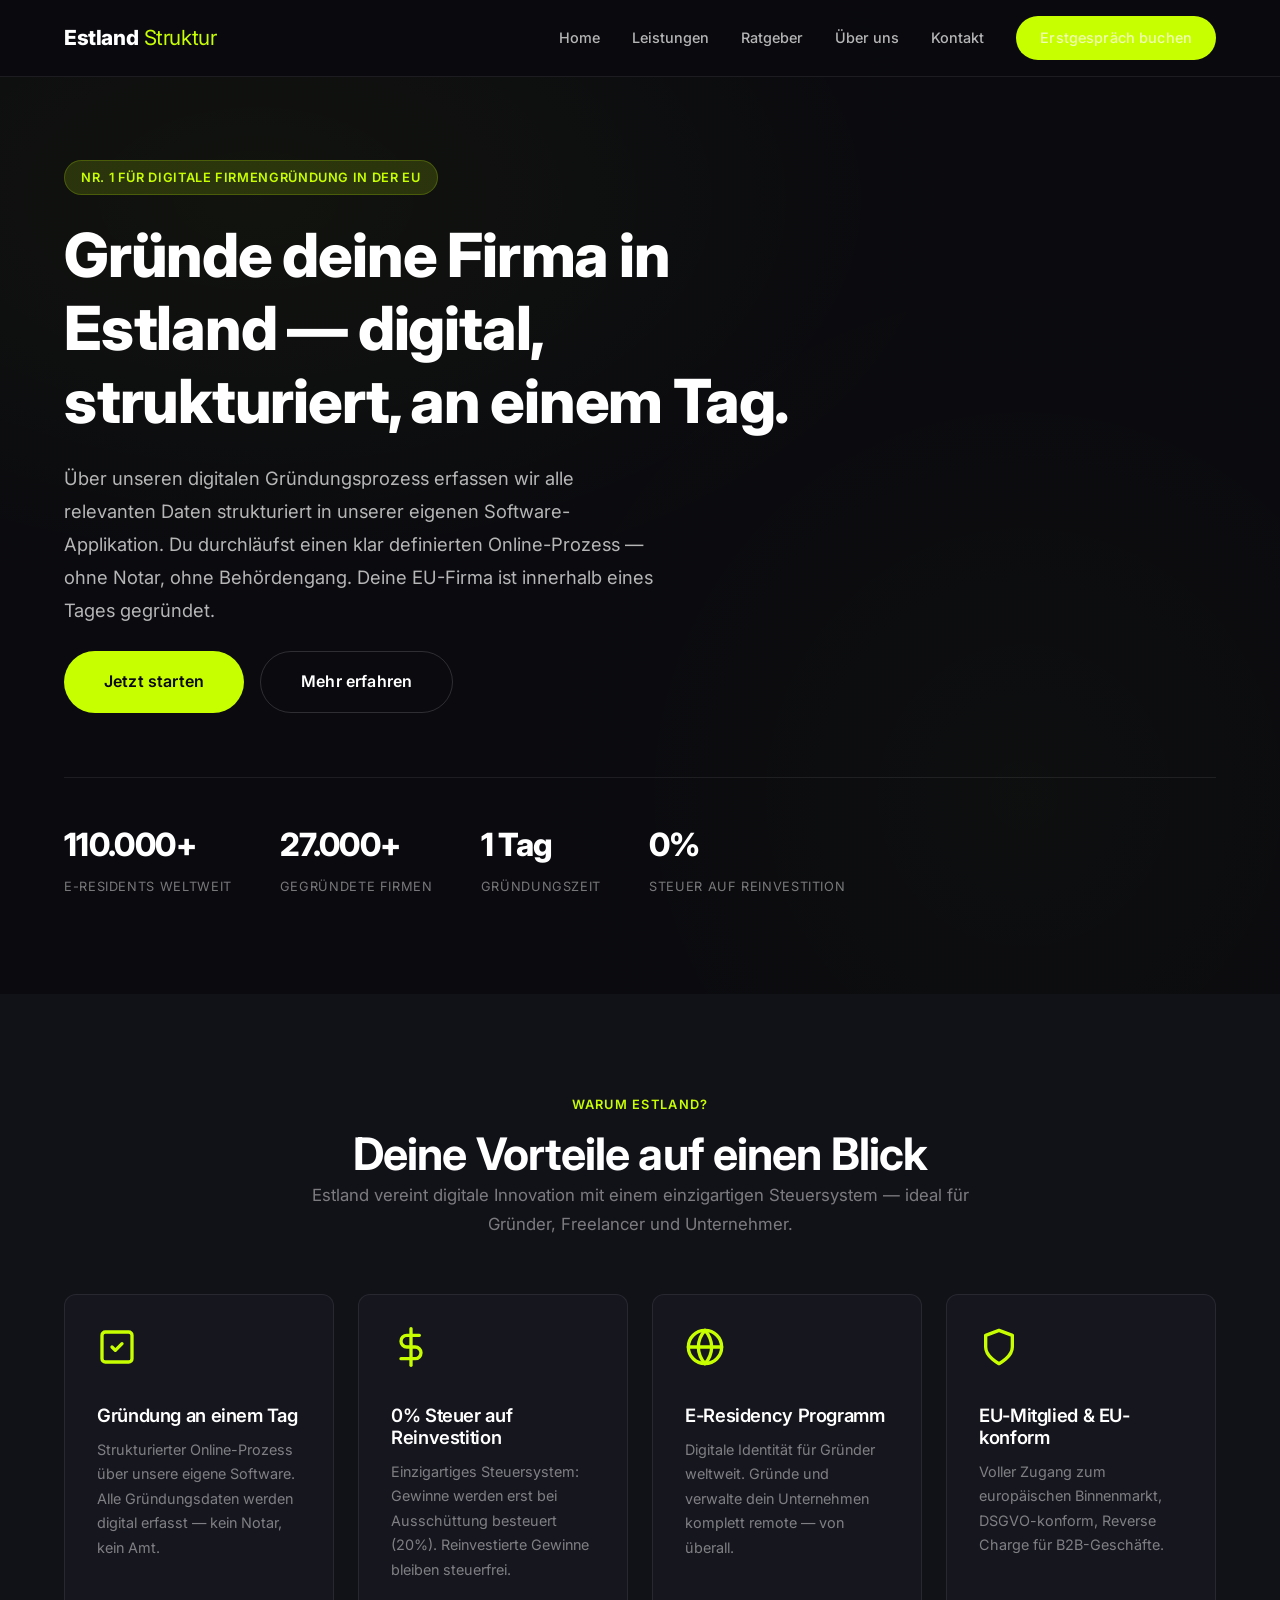
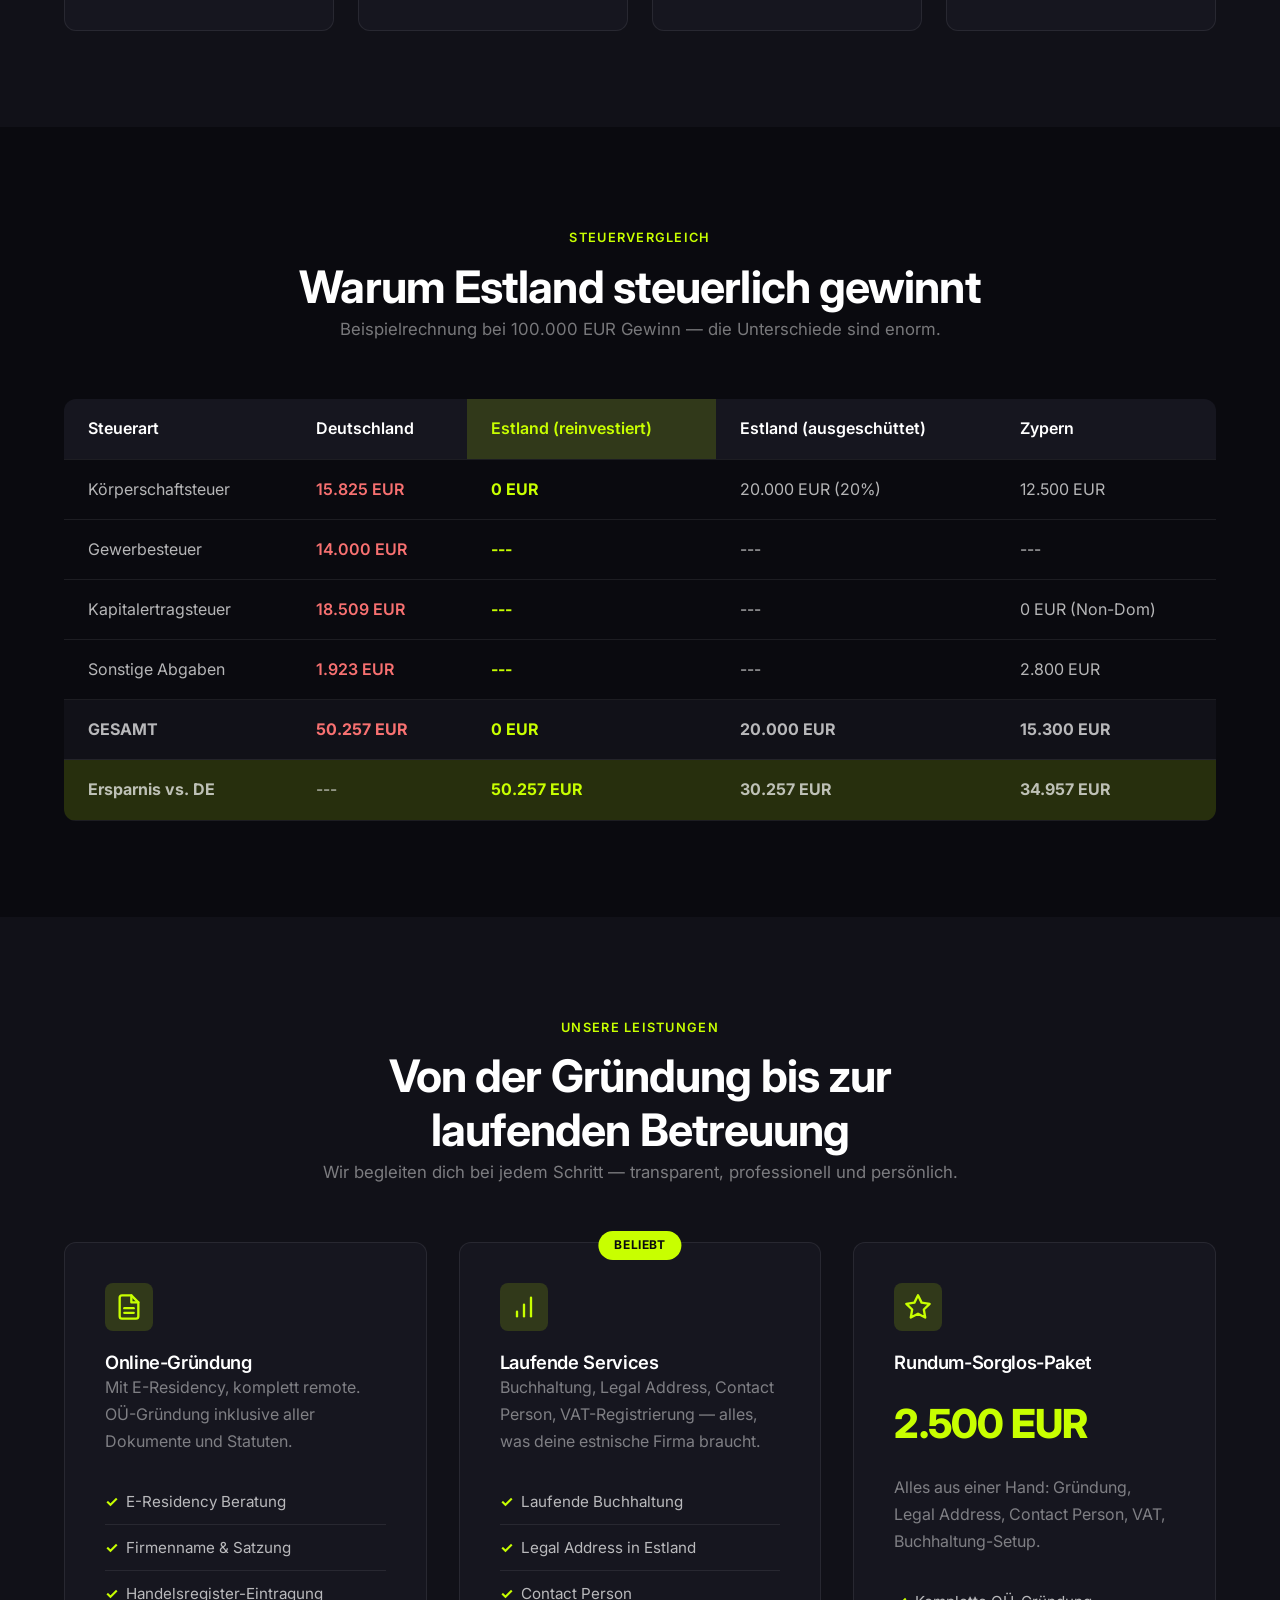
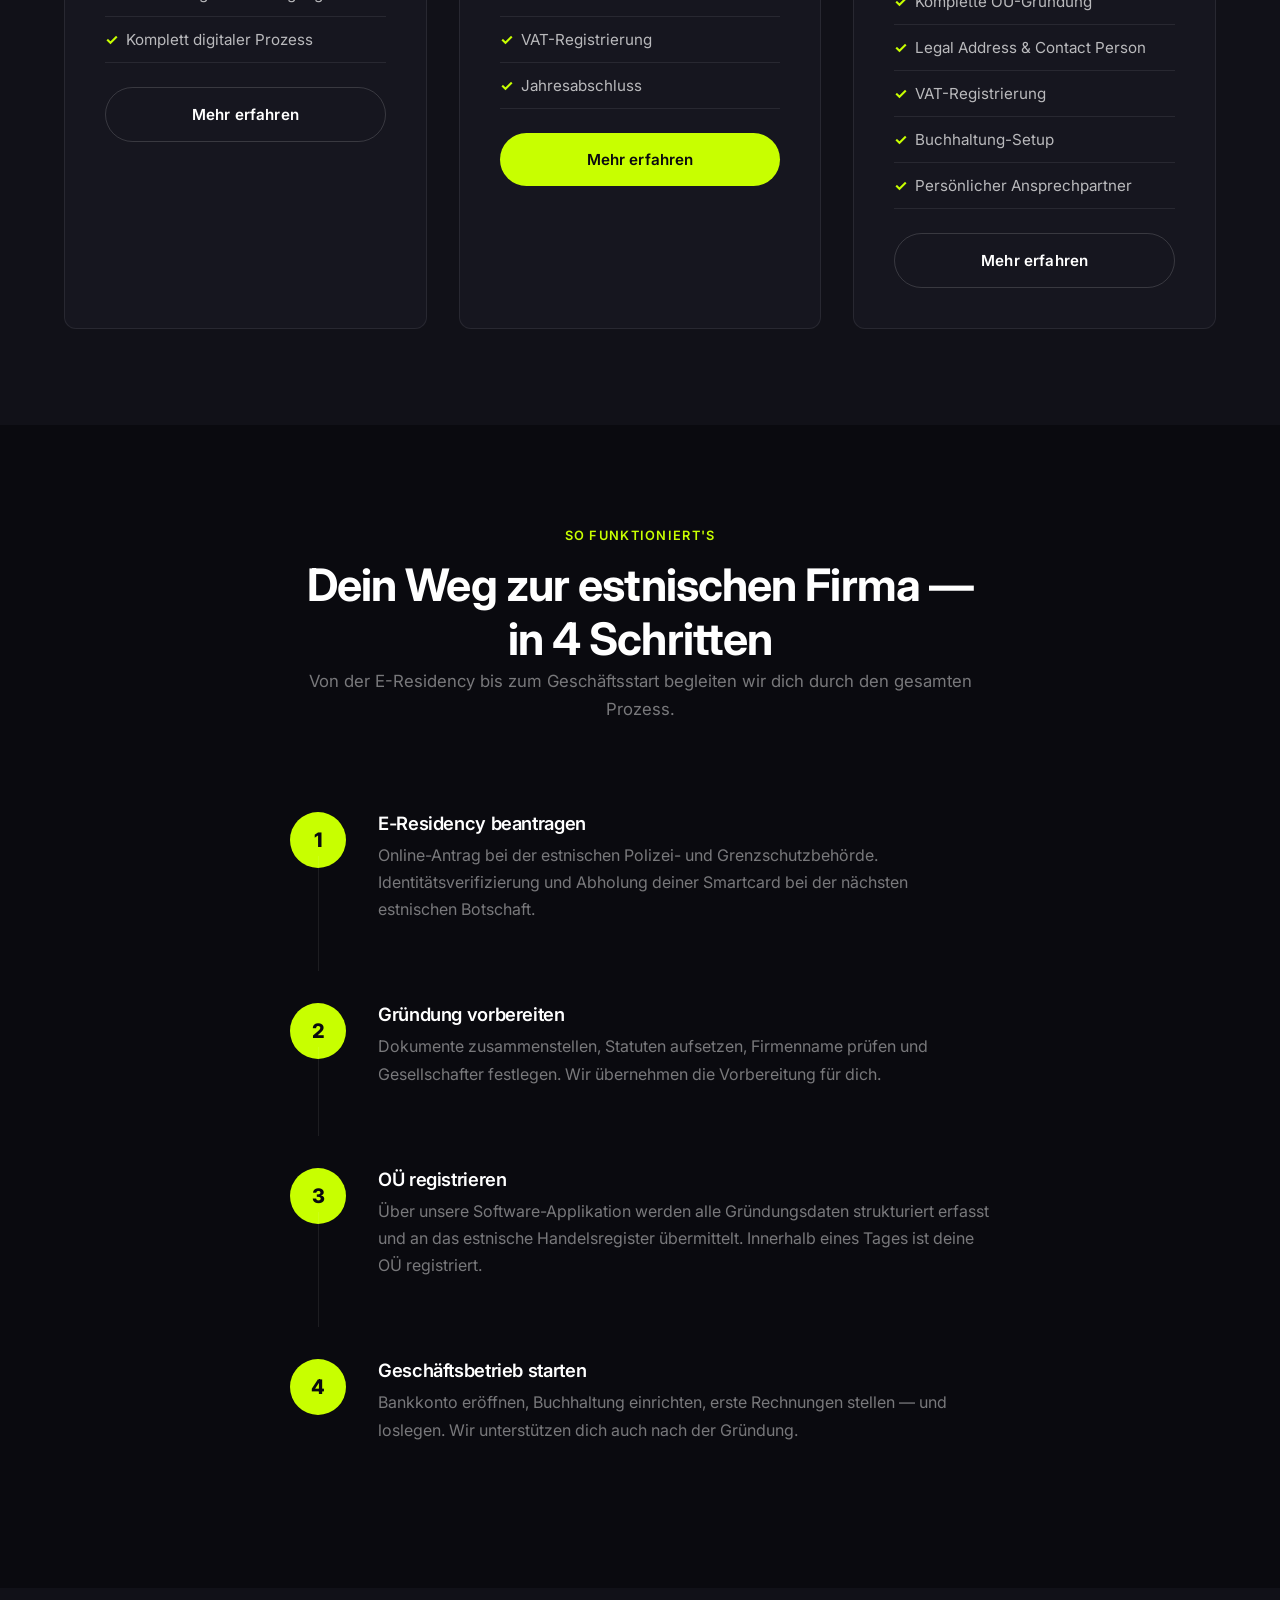
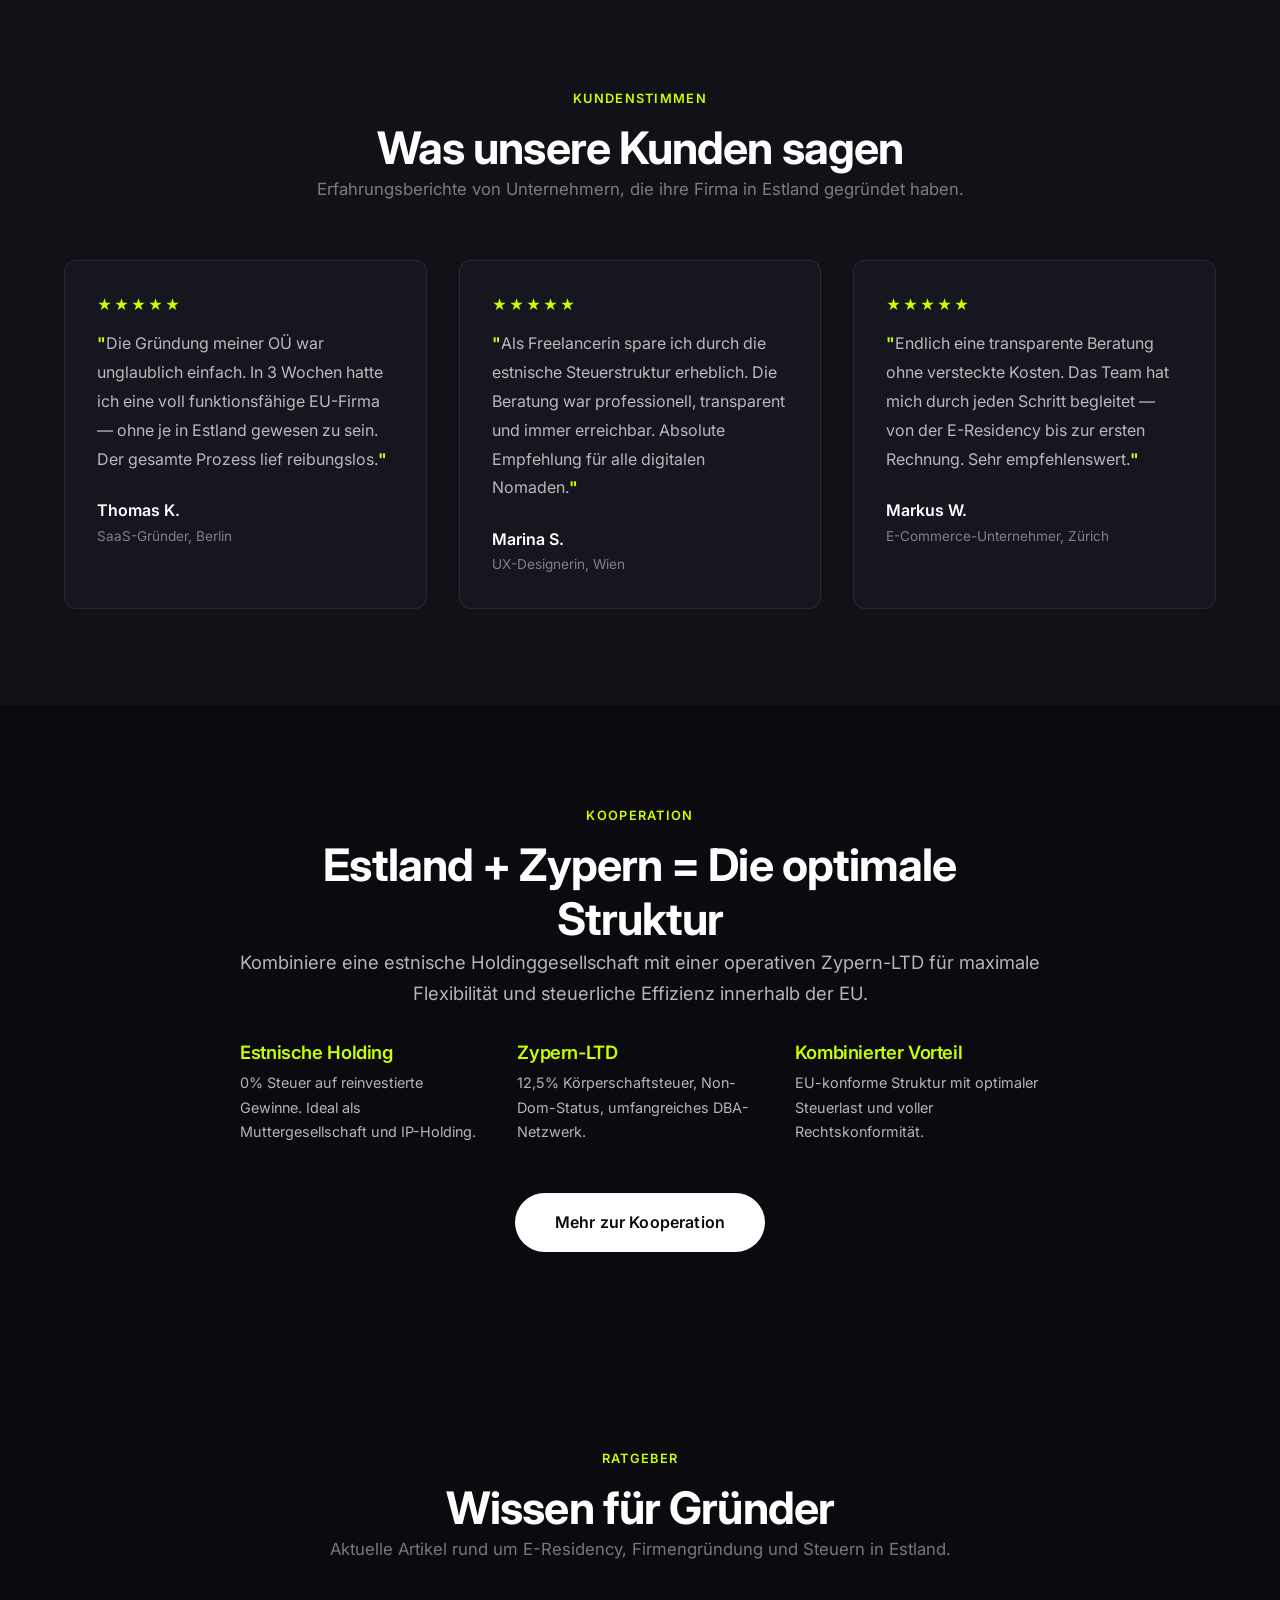
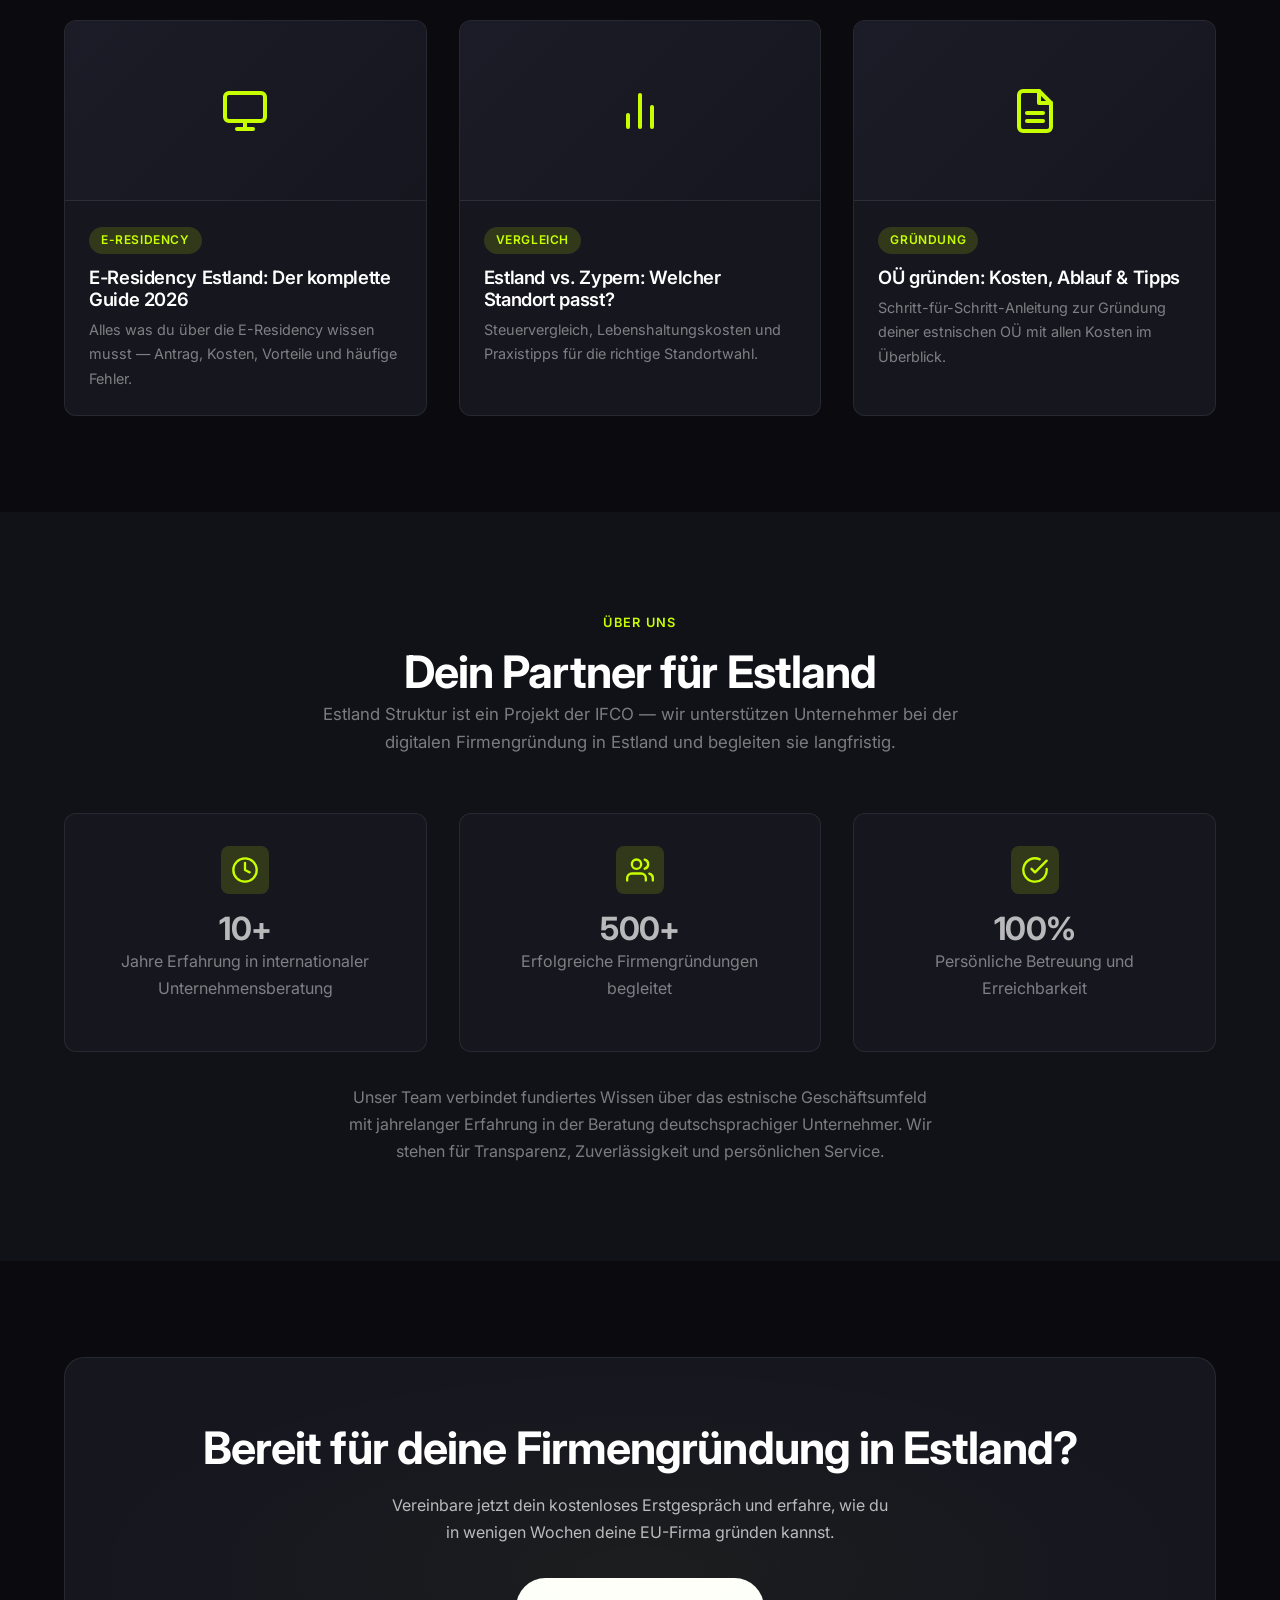
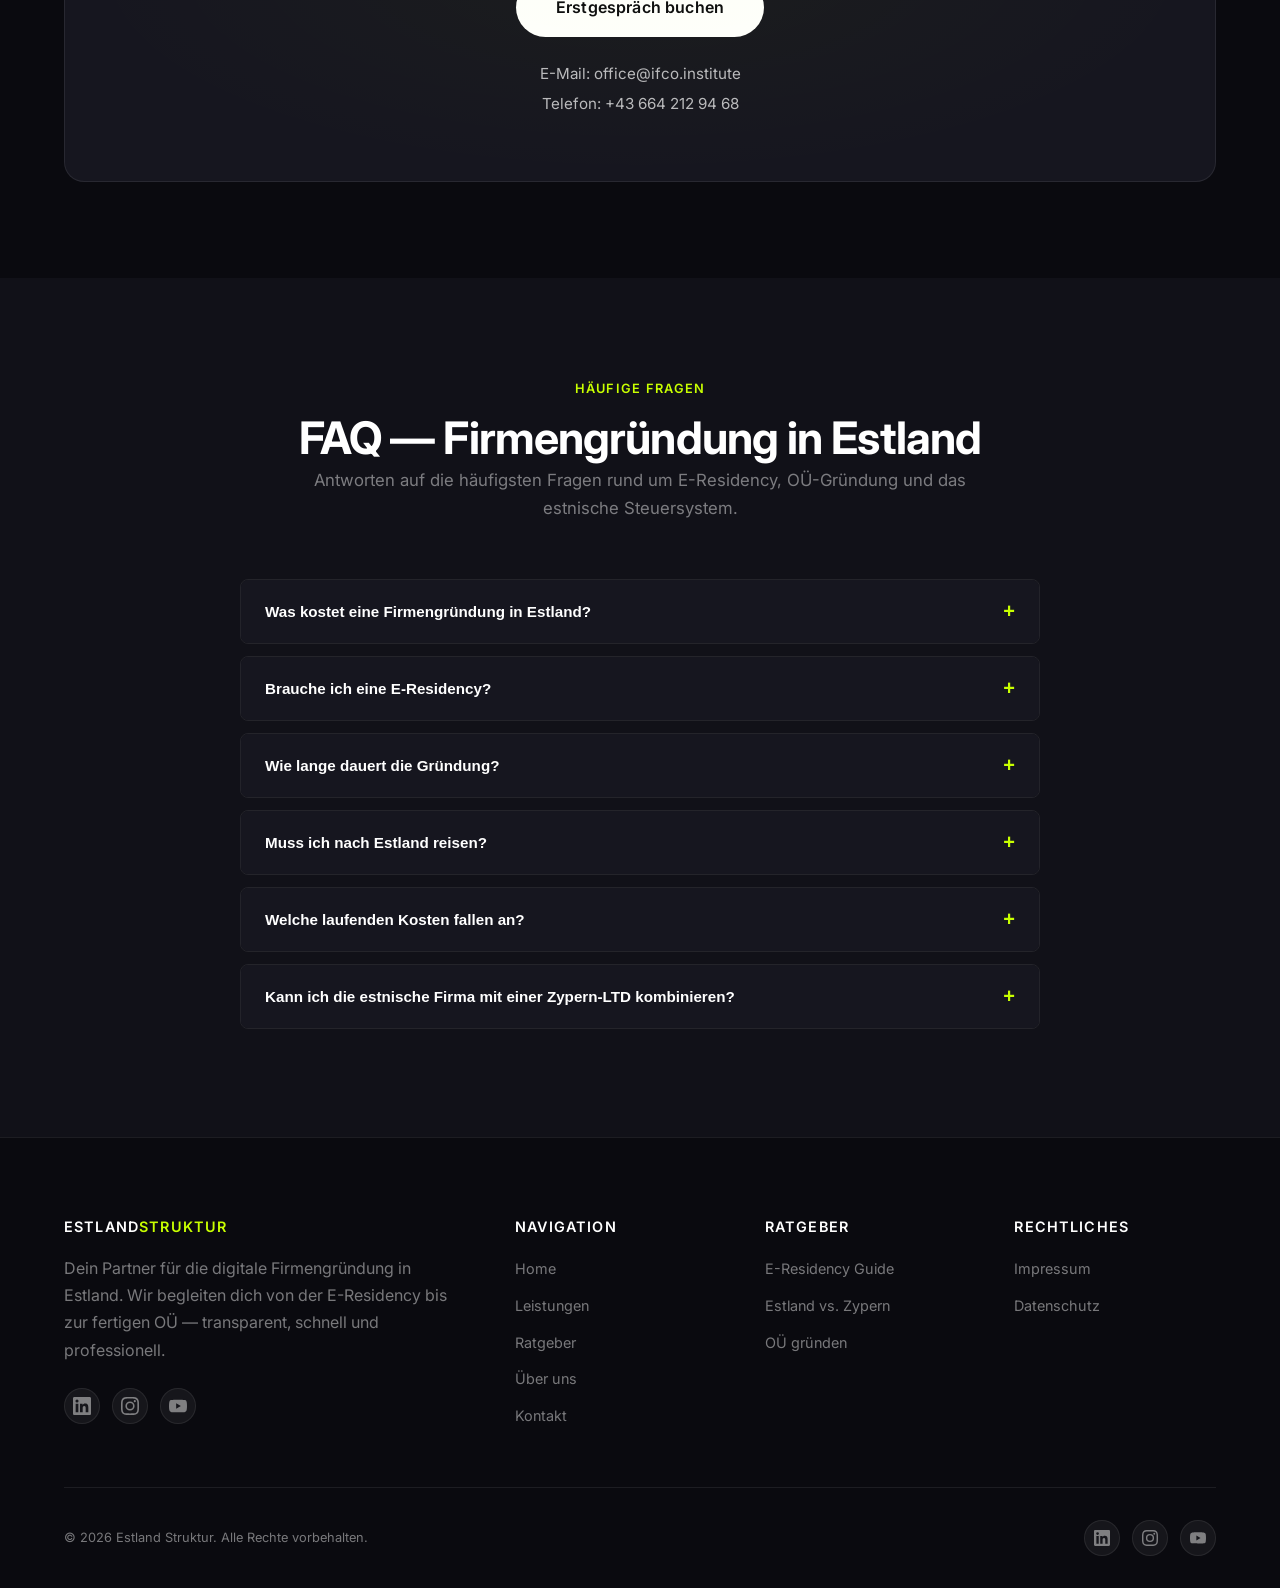
<file: index.html>
<!DOCTYPE html>
<html lang="de">
<head>
  <meta charset="UTF-8">
  <meta name="viewport" content="width=device-width, initial-scale=1.0">
  <title>Estland Struktur - Firmengründung in Estland mit E-Residency</title>
  <meta name="description" content="Gründe deine Firma in Estland — komplett digital, innerhalb eines Tages, von überall. E-Residency, 0% Steuer auf reinvestierte Gewinne, EU-Zugang. Jetzt beraten lassen.">
  <meta name="keywords" content="Firmengründung Estland, E-Residency, OÜ gründen, Estland Firma, digitale Firmengründung, Steueroptimierung Estland, estnische Firma gründen">
  <meta name="author" content="Estland Struktur">
  <meta name="robots" content="index, follow">
  <link rel="canonical" href="https://estland-struktur.com/">

  <!-- Open Graph -->
  <meta property="og:title" content="Estland Struktur - Firmengründung in Estland mit E-Residency">
  <meta property="og:description" content="Gründe deine Firma in Estland — komplett digital, innerhalb eines Tages, von überall. 0% Steuer auf reinvestierte Gewinne.">
  <meta property="og:type" content="website">
  <meta property="og:url" content="https://estland-struktur.com">
  <meta property="og:image" content="https://estland-struktur.com/img/og-image.jpg">
  <meta property="og:locale" content="de_DE">
  <meta property="og:site_name" content="Estland Struktur">

  <!-- Twitter Card -->
  <meta name="twitter:card" content="summary_large_image">
  <meta name="twitter:title" content="Estland Struktur - Firmengründung in Estland mit E-Residency">
  <meta name="twitter:description" content="Gründe deine Firma in Estland — komplett digital, innerhalb eines Tages, von überall.">
  <meta name="twitter:image" content="https://estland-struktur.com/img/og-image.jpg">

  <!-- Favicon -->
  <link rel="icon" type="image/png" href="img/favicon.png">

  <!-- Google Fonts -->
  <link rel="preconnect" href="https://fonts.googleapis.com">
  <link rel="preconnect" href="https://fonts.gstatic.com" crossorigin>
  <link href="https://fonts.googleapis.com/css2?family=Inter:wght@400;500;600;700;800&display=swap" rel="stylesheet">

  <!-- Stylesheet -->
  <link rel="stylesheet" href="css/style.css">
</head>
<body>

  <!-- Navigation -->
  <nav class="nav">
    <div class="nav-inner">
      <a href="index.html" class="nav-logo">Estland<span>Struktur</span></a>
      <ul class="nav-links">
        <li><a href="index.html">Home</a></li>
        <li><a href="firma.html">Leistungen</a></li>
        <li><a href="ratgeber/">Ratgeber</a></li>
        <li><a href="#about">Über uns</a></li>
        <li><a href="#kontakt">Kontakt</a></li>
        <li><a href="#kontakt" class="btn btn-primary btn-sm">Erstgespräch buchen</a></li>
      </ul>
      <button class="nav-toggle" aria-label="Menü öffnen">&#9776;</button>
    </div>
  </nav>

  <!-- 1. Hero Section -->
  <section class="hero">
    <div class="container">
      <span class="subtitle">Nr. 1 für digitale Firmengründung in der EU</span>
      <h1>Gründe deine Firma in Estland — digital, strukturiert, an einem Tag.</h1>
      <p>Über unseren digitalen Gründungsprozess erfassen wir alle relevanten Daten strukturiert in unserer eigenen Software-Applikation. Du durchläufst einen klar definierten Online-Prozess — ohne Notar, ohne Behördengang. Deine EU-Firma ist innerhalb eines Tages gegründet.</p>
      <div class="flex gap-2 mt-3" style="flex-wrap: wrap;">
        <a href="#kontakt" class="btn btn-primary btn-lg">Jetzt starten</a>
        <a href="#vorteile" class="btn btn-outline btn-lg">Mehr erfahren</a>
      </div>
      <div class="hero-stats">
        <div>
          <div class="hero-stat-value">110.000+</div>
          <div class="hero-stat-label">E-Residents weltweit</div>
        </div>
        <div>
          <div class="hero-stat-value">27.000+</div>
          <div class="hero-stat-label">gegründete Firmen</div>
        </div>
        <div>
          <div class="hero-stat-value">1 Tag</div>
          <div class="hero-stat-label">Gründungszeit</div>
        </div>
        <div>
          <div class="hero-stat-value">0%</div>
          <div class="hero-stat-label">Steuer auf Reinvestition</div>
        </div>
      </div>
    </div>
  </section>

  <!-- 2. USP Grid -->
  <section class="section section-alt" id="vorteile">
    <div class="container">
      <div class="section-header">
        <span class="section-label">Warum Estland?</span>
        <h2>Deine Vorteile auf einen Blick</h2>
        <p>Estland vereint digitale Innovation mit einem einzigartigen Steuersystem — ideal für Gründer, Freelancer und Unternehmer.</p>
      </div>
      <div class="usp-grid">
        <div class="usp-card">
          <div class="usp-icon">
            <svg width="40" height="40" viewBox="0 0 24 24" fill="none" stroke="var(--accent)" stroke-width="2" stroke-linecap="round" stroke-linejoin="round"><rect x="3" y="3" width="18" height="18" rx="2"/><path d="M9 12l2 2 4-4"/></svg>
          </div>
          <h4>Gründung an einem Tag</h4>
          <p>Strukturierter Online-Prozess über unsere eigene Software. Alle Gründungsdaten werden digital erfasst — kein Notar, kein Amt.</p>
        </div>
        <div class="usp-card">
          <div class="usp-icon">
            <svg width="40" height="40" viewBox="0 0 24 24" fill="none" stroke="var(--accent)" stroke-width="2" stroke-linecap="round" stroke-linejoin="round"><line x1="12" y1="1" x2="12" y2="23"/><path d="M17 5H9.5a3.5 3.5 0 000 7h5a3.5 3.5 0 010 7H6"/></svg>
          </div>
          <h4>0% Steuer auf Reinvestition</h4>
          <p>Einzigartiges Steuersystem: Gewinne werden erst bei Ausschüttung besteuert (20%). Reinvestierte Gewinne bleiben steuerfrei.</p>
        </div>
        <div class="usp-card">
          <div class="usp-icon">
            <svg width="40" height="40" viewBox="0 0 24 24" fill="none" stroke="var(--accent)" stroke-width="2" stroke-linecap="round" stroke-linejoin="round"><circle cx="12" cy="12" r="10"/><line x1="2" y1="12" x2="22" y2="12"/><path d="M12 2a15.3 15.3 0 014 10 15.3 15.3 0 01-4 10 15.3 15.3 0 01-4-10 15.3 15.3 0 014-10z"/></svg>
          </div>
          <h4>E-Residency Programm</h4>
          <p>Digitale Identität für Gründer weltweit. Gründe und verwalte dein Unternehmen komplett remote — von überall.</p>
        </div>
        <div class="usp-card">
          <div class="usp-icon">
            <svg width="40" height="40" viewBox="0 0 24 24" fill="none" stroke="var(--accent)" stroke-width="2" stroke-linecap="round" stroke-linejoin="round"><path d="M12 22s8-4 8-10V5l-8-3-8 3v7c0 6 8 10 8 10z"/></svg>
          </div>
          <h4>EU-Mitglied &amp; EU-konform</h4>
          <p>Voller Zugang zum europäischen Binnenmarkt, DSGVO-konform, Reverse Charge für B2B-Geschäfte.</p>
        </div>
      </div>
    </div>
  </section>

  <!-- 3. Steuervergleich -->
  <section class="section">
    <div class="container">
      <div class="section-header">
        <span class="section-label">Steuervergleich</span>
        <h2>Warum Estland steuerlich gewinnt</h2>
        <p>Beispielrechnung bei 100.000 EUR Gewinn — die Unterschiede sind enorm.</p>
      </div>
      <div style="overflow-x: auto;">
        <table class="comparison-table">
          <thead>
            <tr>
              <th>Steuerart</th>
              <th>Deutschland</th>
              <th style="background: rgba(200,255,0,0.15); color: #C8FF00;">Estland (reinvestiert)</th>
              <th>Estland (ausgeschüttet)</th>
              <th>Zypern</th>
            </tr>
          </thead>
          <tbody>
            <tr>
              <td>Körperschaftsteuer</td>
              <td class="negative-cell">15.825 EUR</td>
              <td class="highlight-cell">0 EUR</td>
              <td>20.000 EUR (20%)</td>
              <td>12.500 EUR</td>
            </tr>
            <tr>
              <td>Gewerbesteuer</td>
              <td class="negative-cell">14.000 EUR</td>
              <td class="highlight-cell">---</td>
              <td>---</td>
              <td>---</td>
            </tr>
            <tr>
              <td>Kapitalertragsteuer</td>
              <td class="negative-cell">18.509 EUR</td>
              <td class="highlight-cell">---</td>
              <td>---</td>
              <td>0 EUR (Non-Dom)</td>
            </tr>
            <tr>
              <td>Sonstige Abgaben</td>
              <td class="negative-cell">1.923 EUR</td>
              <td class="highlight-cell">---</td>
              <td>---</td>
              <td>2.800 EUR</td>
            </tr>
            <tr style="font-weight: 700; background: var(--bg-elevated);">
              <td><strong>GESAMT</strong></td>
              <td class="negative-cell"><strong>50.257 EUR</strong></td>
              <td class="highlight-cell"><strong>0 EUR</strong></td>
              <td><strong>20.000 EUR</strong></td>
              <td><strong>15.300 EUR</strong></td>
            </tr>
            <tr style="background: var(--accent-dim);">
              <td><strong>Ersparnis vs. DE</strong></td>
              <td>---</td>
              <td class="highlight-cell"><strong>50.257 EUR</strong></td>
              <td><strong>30.257 EUR</strong></td>
              <td><strong>34.957 EUR</strong></td>
            </tr>
          </tbody>
        </table>
      </div>
    </div>
  </section>

  <!-- 4. Leistungen Overview -->
  <section class="section section-alt">
    <div class="container">
      <div class="section-header">
        <span class="section-label">Unsere Leistungen</span>
        <h2>Von der Gründung bis zur laufenden Betreuung</h2>
        <p>Wir begleiten dich bei jedem Schritt — transparent, professionell und persönlich.</p>
      </div>
      <div class="pricing-grid">
        <div class="pricing-card">
          <div class="card-icon">
            <svg width="28" height="28" viewBox="0 0 24 24" fill="none" stroke="var(--accent)" stroke-width="2" stroke-linecap="round" stroke-linejoin="round"><path d="M14 2H6a2 2 0 00-2 2v16a2 2 0 002 2h12a2 2 0 002-2V8z"/><polyline points="14 2 14 8 20 8"/><line x1="16" y1="13" x2="8" y2="13"/><line x1="16" y1="17" x2="8" y2="17"/></svg>
          </div>
          <h4>Online-Gründung</h4>
          <p class="text-light">Mit E-Residency, komplett remote. OÜ-Gründung inklusive aller Dokumente und Statuten.</p>
          <ul class="pricing-features">
            <li>E-Residency Beratung</li>
            <li>Firmenname &amp; Satzung</li>
            <li>Handelsregister-Eintragung</li>
            <li>Komplett digitaler Prozess</li>
          </ul>
          <a href="firma.html" class="btn btn-outline" style="width: 100%; justify-content: center;">Mehr erfahren</a>
        </div>
        <div class="pricing-card card-highlight">
          <div class="card-icon">
            <svg width="28" height="28" viewBox="0 0 24 24" fill="none" stroke="var(--accent)" stroke-width="2" stroke-linecap="round" stroke-linejoin="round"><path d="M12 20V10"/><path d="M18 20V4"/><path d="M6 20v-4"/></svg>
          </div>
          <h4>Laufende Services</h4>
          <p class="text-light">Buchhaltung, Legal Address, Contact Person, VAT-Registrierung — alles, was deine estnische Firma braucht.</p>
          <ul class="pricing-features">
            <li>Laufende Buchhaltung</li>
            <li>Legal Address in Estland</li>
            <li>Contact Person</li>
            <li>VAT-Registrierung</li>
            <li>Jahresabschluss</li>
          </ul>
          <a href="firma.html" class="btn btn-primary" style="width: 100%; justify-content: center;">Mehr erfahren</a>
        </div>
        <div class="pricing-card">
          <div class="card-icon">
            <svg width="28" height="28" viewBox="0 0 24 24" fill="none" stroke="var(--accent)" stroke-width="2" stroke-linecap="round" stroke-linejoin="round"><path d="M12 2l3.09 6.26L22 9.27l-5 4.87 1.18 6.88L12 17.77l-6.18 3.25L7 14.14 2 9.27l6.91-1.01L12 2z"/></svg>
          </div>
          <h4>Rundum-Sorglos-Paket</h4>
          <div class="pricing-price">2.500 EUR</div>
          <p class="text-light">Alles aus einer Hand: Gründung, Legal Address, Contact Person, VAT, Buchhaltung-Setup.</p>
          <ul class="pricing-features">
            <li>Komplette OÜ-Gründung</li>
            <li>Legal Address &amp; Contact Person</li>
            <li>VAT-Registrierung</li>
            <li>Buchhaltung-Setup</li>
            <li>Persönlicher Ansprechpartner</li>
          </ul>
          <a href="firma.html" class="btn btn-outline" style="width: 100%; justify-content: center;">Mehr erfahren</a>
        </div>
      </div>
    </div>
  </section>

  <!-- 5. Gründungsprozess -->
  <section class="section">
    <div class="container">
      <div class="section-header">
        <span class="section-label">So funktioniert's</span>
        <h2>Dein Weg zur estnischen Firma — in 4 Schritten</h2>
        <p>Von der E-Residency bis zum Geschäftsstart begleiten wir dich durch den gesamten Prozess.</p>
      </div>
      <div class="steps" style="max-width: 700px; margin: 0 auto;">
        <div class="step">
          <div class="step-number">1</div>
          <div class="step-content">
            <h4>E-Residency beantragen</h4>
            <p>Online-Antrag bei der estnischen Polizei- und Grenzschutzbehörde. Identitätsverifizierung und Abholung deiner Smartcard bei der nächsten estnischen Botschaft.</p>
          </div>
        </div>
        <div class="step">
          <div class="step-number">2</div>
          <div class="step-content">
            <h4>Gründung vorbereiten</h4>
            <p>Dokumente zusammenstellen, Statuten aufsetzen, Firmenname prüfen und Gesellschafter festlegen. Wir übernehmen die Vorbereitung für dich.</p>
          </div>
        </div>
        <div class="step">
          <div class="step-number">3</div>
          <div class="step-content">
            <h4>OÜ registrieren</h4>
            <p>Über unsere Software-Applikation werden alle Gründungsdaten strukturiert erfasst und an das estnische Handelsregister übermittelt. Innerhalb eines Tages ist deine OÜ registriert.</p>
          </div>
        </div>
        <div class="step">
          <div class="step-number">4</div>
          <div class="step-content">
            <h4>Geschäftsbetrieb starten</h4>
            <p>Bankkonto eröffnen, Buchhaltung einrichten, erste Rechnungen stellen — und loslegen. Wir unterstützen dich auch nach der Gründung.</p>
          </div>
        </div>
      </div>
    </div>
  </section>

  <!-- 6. Testimonials -->
  <section class="section section-alt">
    <div class="container">
      <div class="section-header">
        <span class="section-label">Kundenstimmen</span>
        <h2>Was unsere Kunden sagen</h2>
        <p>Erfahrungsberichte von Unternehmern, die ihre Firma in Estland gegründet haben.</p>
      </div>
      <div class="grid grid-3">
        <div class="testimonial-card">
          <div class="stars">★★★★★</div>
          <p class="testimonial-text">Die Gründung meiner OÜ war unglaublich einfach. In 3 Wochen hatte ich eine voll funktionsfähige EU-Firma — ohne je in Estland gewesen zu sein. Der gesamte Prozess lief reibungslos.</p>
          <div class="testimonial-author">Thomas K.</div>
          <div class="testimonial-role">SaaS-Gründer, Berlin</div>
        </div>
        <div class="testimonial-card">
          <div class="stars">★★★★★</div>
          <p class="testimonial-text">Als Freelancerin spare ich durch die estnische Steuerstruktur erheblich. Die Beratung war professionell, transparent und immer erreichbar. Absolute Empfehlung für alle digitalen Nomaden.</p>
          <div class="testimonial-author">Marina S.</div>
          <div class="testimonial-role">UX-Designerin, Wien</div>
        </div>
        <div class="testimonial-card">
          <div class="stars">★★★★★</div>
          <p class="testimonial-text">Endlich eine transparente Beratung ohne versteckte Kosten. Das Team hat mich durch jeden Schritt begleitet — von der E-Residency bis zur ersten Rechnung. Sehr empfehlenswert.</p>
          <div class="testimonial-author">Markus W.</div>
          <div class="testimonial-role">E-Commerce-Unternehmer, Zürich</div>
        </div>
      </div>
    </div>
  </section>

  <!-- 7. Kooperation Teaser -->
  <section class="section section-dark">
    <div class="container">
      <div style="max-width: 800px; margin: 0 auto; text-align: center;">
        <span class="section-label">Kooperation</span>
        <h2>Estland + Zypern = Die optimale Struktur</h2>
        <p class="text-light text-lg mb-4">Kombiniere eine estnische Holdinggesellschaft mit einer operativen Zypern-LTD für maximale Flexibilität und steuerliche Effizienz innerhalb der EU.</p>
        <div class="grid grid-3 mb-4" style="text-align: left;">
          <div>
            <h4 style="color: var(--accent); margin-bottom: 0.5rem;">Estnische Holding</h4>
            <p class="text-light text-sm">0% Steuer auf reinvestierte Gewinne. Ideal als Muttergesellschaft und IP-Holding.</p>
          </div>
          <div>
            <h4 style="color: var(--accent); margin-bottom: 0.5rem;">Zypern-LTD</h4>
            <p class="text-light text-sm">12,5% Körperschaftsteuer, Non-Dom-Status, umfangreiches DBA-Netzwerk.</p>
          </div>
          <div>
            <h4 style="color: var(--accent); margin-bottom: 0.5rem;">Kombinierter Vorteil</h4>
            <p class="text-light text-sm">EU-konforme Struktur mit optimaler Steuerlast und voller Rechtskonformität.</p>
          </div>
        </div>
        <a href="kooperation.html" class="btn btn-white btn-lg">Mehr zur Kooperation</a>
      </div>
    </div>
  </section>

  <!-- 8. Blog Preview -->
  <section class="section">
    <div class="container">
      <div class="section-header">
        <span class="section-label">Ratgeber</span>
        <h2>Wissen für Gründer</h2>
        <p>Aktuelle Artikel rund um E-Residency, Firmengründung und Steuern in Estland.</p>
      </div>
      <div class="grid grid-3">
        <a href="ratgeber/e-residency-estland.html" class="blog-card" style="text-decoration: none; color: inherit;">
          <div class="blog-card-img">
            <svg width="48" height="48" viewBox="0 0 24 24" fill="none" stroke="var(--accent)" stroke-width="2" stroke-linecap="round" stroke-linejoin="round"><rect x="2" y="3" width="20" height="14" rx="2"/><line x1="8" y1="21" x2="16" y2="21"/><line x1="12" y1="17" x2="12" y2="21"/></svg>
          </div>
          <div class="blog-card-body">
            <span class="blog-card-tag">E-Residency</span>
            <h4>E-Residency Estland: Der komplette Guide 2026</h4>
            <p>Alles was du über die E-Residency wissen musst — Antrag, Kosten, Vorteile und häufige Fehler.</p>
          </div>
        </a>
        <a href="ratgeber/estland-oder-zypern.html" class="blog-card" style="text-decoration: none; color: inherit;">
          <div class="blog-card-img">
            <svg width="48" height="48" viewBox="0 0 24 24" fill="none" stroke="var(--accent)" stroke-width="2" stroke-linecap="round" stroke-linejoin="round"><line x1="18" y1="20" x2="18" y2="10"/><line x1="12" y1="20" x2="12" y2="4"/><line x1="6" y1="20" x2="6" y2="14"/></svg>
          </div>
          <div class="blog-card-body">
            <span class="blog-card-tag">Vergleich</span>
            <h4>Estland vs. Zypern: Welcher Standort passt?</h4>
            <p>Steuervergleich, Lebenshaltungskosten und Praxistipps für die richtige Standortwahl.</p>
          </div>
        </a>
        <a href="ratgeber/oue-gruenden-kosten.html" class="blog-card" style="text-decoration: none; color: inherit;">
          <div class="blog-card-img">
            <svg width="48" height="48" viewBox="0 0 24 24" fill="none" stroke="var(--accent)" stroke-width="2" stroke-linecap="round" stroke-linejoin="round"><path d="M14 2H6a2 2 0 00-2 2v16a2 2 0 002 2h12a2 2 0 002-2V8z"/><polyline points="14 2 14 8 20 8"/><line x1="16" y1="13" x2="8" y2="13"/><line x1="16" y1="17" x2="8" y2="17"/></svg>
          </div>
          <div class="blog-card-body">
            <span class="blog-card-tag">Gründung</span>
            <h4>OÜ gründen: Kosten, Ablauf &amp; Tipps</h4>
            <p>Schritt-für-Schritt-Anleitung zur Gründung deiner estnischen OÜ mit allen Kosten im Überblick.</p>
          </div>
        </a>
      </div>
    </div>
  </section>

  <!-- 9. Über uns -->
  <section class="section section-alt" id="about">
    <div class="container">
      <div class="section-header">
        <span class="section-label">Über uns</span>
        <h2>Dein Partner für Estland</h2>
        <p>Estland Struktur ist ein Projekt der IFCO — wir unterstützen Unternehmer bei der digitalen Firmengründung in Estland und begleiten sie langfristig.</p>
      </div>
      <div class="grid grid-3">
        <div class="card text-center">
          <div class="card-icon" style="margin: 0 auto 1rem;">
            <svg width="28" height="28" viewBox="0 0 24 24" fill="none" stroke="var(--accent)" stroke-width="2" stroke-linecap="round" stroke-linejoin="round"><circle cx="12" cy="12" r="10"/><polyline points="12 6 12 12 16 14"/></svg>
          </div>
          <h3 style="font-size: 2rem; color: var(--primary);">10+</h3>
          <p class="text-light">Jahre Erfahrung in internationaler Unternehmensberatung</p>
        </div>
        <div class="card text-center">
          <div class="card-icon" style="margin: 0 auto 1rem;">
            <svg width="28" height="28" viewBox="0 0 24 24" fill="none" stroke="var(--accent)" stroke-width="2" stroke-linecap="round" stroke-linejoin="round"><path d="M17 21v-2a4 4 0 00-4-4H5a4 4 0 00-4 4v2"/><circle cx="9" cy="7" r="4"/><path d="M23 21v-2a4 4 0 00-3-3.87"/><path d="M16 3.13a4 4 0 010 7.75"/></svg>
          </div>
          <h3 style="font-size: 2rem; color: var(--primary);">500+</h3>
          <p class="text-light">Erfolgreiche Firmengründungen begleitet</p>
        </div>
        <div class="card text-center">
          <div class="card-icon" style="margin: 0 auto 1rem;">
            <svg width="28" height="28" viewBox="0 0 24 24" fill="none" stroke="var(--accent)" stroke-width="2" stroke-linecap="round" stroke-linejoin="round"><path d="M22 11.08V12a10 10 0 11-5.93-9.14"/><polyline points="22 4 12 14.01 9 11.01"/></svg>
          </div>
          <h3 style="font-size: 2rem; color: var(--primary);">100%</h3>
          <p class="text-light">Persönliche Betreuung und Erreichbarkeit</p>
        </div>
      </div>
      <div class="text-center mt-4">
        <p class="text-light" style="max-width: 600px; margin: 0 auto;">Unser Team verbindet fundiertes Wissen über das estnische Geschäftsumfeld mit jahrelanger Erfahrung in der Beratung deutschsprachiger Unternehmer. Wir stehen für Transparenz, Zuverlässigkeit und persönlichen Service.</p>
      </div>
    </div>
  </section>

  <!-- 10. Kontakt / CTA Banner -->
  <section class="section" id="kontakt">
    <div class="container">
      <div class="cta-banner">
        <h2>Bereit für deine Firmengründung in Estland?</h2>
        <p>Vereinbare jetzt dein kostenloses Erstgespräch und erfahre, wie du in wenigen Wochen deine EU-Firma gründen kannst.</p>
        <a href="mailto:office@ifco.institute" class="btn btn-white btn-lg">Erstgespräch buchen</a>
        <div class="mt-3" style="font-size: 0.95rem; color: rgba(255,255,255,0.8);">
          <p style="margin-bottom: 0.25rem;">E-Mail: office@ifco.institute</p>
          <p style="margin-bottom: 0;">Telefon: +43 664 212 94 68</p>
        </div>
      </div>
    </div>
  </section>

  <!-- 11. FAQ -->
  <section class="section section-alt" id="faq">
    <div class="container">
      <div class="section-header">
        <span class="section-label">Häufige Fragen</span>
        <h2>FAQ — Firmengründung in Estland</h2>
        <p>Antworten auf die häufigsten Fragen rund um E-Residency, OÜ-Gründung und das estnische Steuersystem.</p>
      </div>
      <div style="max-width: 800px; margin: 0 auto;">
        <div class="faq-item">
          <button class="faq-question">Was kostet eine Firmengründung in Estland?</button>
          <div class="faq-answer">
            <p>Die Kosten setzen sich zusammen aus: E-Residency (120 EUR), staatliche Gründungsgebühr (265 EUR), Registered Address (ab 30 EUR/Monat) und Contact Person (ab 100 EUR/Monat). Mit unserer Begleitung ist die komplette Gründung ab 990 EUR möglich. Das Rundum-Sorglos-Paket kostet 2.500 EUR und beinhaltet alle Services.</p>
          </div>
        </div>
        <div class="faq-item">
          <button class="faq-question">Brauche ich eine E-Residency?</button>
          <div class="faq-answer">
            <p>Ja, für die Ferngründung und digitale Verwaltung deiner estnischen Firma ist die E-Residency erforderlich. Die E-Residency-Karte ist deine digitale Identität im estnischen System und ermöglicht dir, Dokumente digital zu unterschreiben und Behördengänge online zu erledigen.</p>
          </div>
        </div>
        <div class="faq-item">
          <button class="faq-question">Wie lange dauert die Gründung?</button>
          <div class="faq-answer">
            <p>Die eigentliche OÜ-Gründung ist innerhalb eines Tages abgeschlossen. Du durchläufst einen strukturierten Online-Prozess, in dem alle Gründungsdaten über unsere Software erfasst werden. Inklusive E-Residency-Beantragung (4–6 Wochen) und Bankkontoeröffnung (1–4 Wochen) solltest du mit ca. 6–10 Wochen vom Antrag bis zum Geschäftsstart rechnen.</p>
          </div>
        </div>
        <div class="faq-item">
          <button class="faq-question">Muss ich nach Estland reisen?</button>
          <div class="faq-answer">
            <p>Nein. Die gesamte Gründung und Verwaltung deiner Firma erfolgt digital. Du benötigst lediglich einmalig den Besuch einer estnischen Botschaft zur Abholung deiner E-Residency-Karte. Danach läuft alles komplett remote.</p>
          </div>
        </div>
        <div class="faq-item">
          <button class="faq-question">Welche laufenden Kosten fallen an?</button>
          <div class="faq-answer">
            <p>Die wichtigsten laufenden Kosten sind: Legal Address (ab 30 EUR/Monat), Contact Person (ab 100 EUR/Monat), Buchhaltung (ab 50 EUR/Monat je nach Umfang) und die jährliche Gebühr für den Handelsregistereintrag. Genaue Kosten besprechen wir gerne im Erstgespräch.</p>
          </div>
        </div>
        <div class="faq-item">
          <button class="faq-question">Kann ich die estnische Firma mit einer Zypern-LTD kombinieren?</button>
          <div class="faq-answer">
            <p>Ja, das ist ein sehr beliebtes Modell. Eine estnische Holdinggesellschaft (OÜ) hält Anteile an einer operativen Zypern-LTD. So kombinierst du die steuerlichen Vorteile beider Standorte innerhalb der EU. Mehr dazu findest du auf unserer <a href="kooperation.html">Kooperationsseite</a>.</p>
          </div>
        </div>
      </div>
    </div>
  </section>

  <!-- 12. Footer -->
  <footer class="footer">
    <div class="container">
      <div class="footer-grid">
        <div>
          <h4>Estland<span style="color: var(--accent);">Struktur</span></h4>
          <p>Dein Partner für die digitale Firmengründung in Estland. Wir begleiten dich von der E-Residency bis zur fertigen OÜ — transparent, schnell und professionell.</p>
          <div class="footer-social mt-3">
            <a href="#" aria-label="LinkedIn">
              <svg width="18" height="18" fill="currentColor" viewBox="0 0 24 24"><path d="M20.447 20.452h-3.554v-5.569c0-1.328-.027-3.037-1.852-3.037-1.853 0-2.136 1.445-2.136 2.939v5.667H9.351V9h3.414v1.561h.046c.477-.9 1.637-1.85 3.37-1.85 3.601 0 4.267 2.37 4.267 5.455v6.286zM5.337 7.433a2.062 2.062 0 01-2.063-2.065 2.064 2.064 0 112.063 2.065zm1.782 13.019H3.555V9h3.564v11.452zM22.225 0H1.771C.792 0 0 .774 0 1.729v20.542C0 23.227.792 24 1.771 24h20.451C23.2 24 24 23.227 24 22.271V1.729C24 .774 23.2 0 22.222 0h.003z"/></svg>
            </a>
            <a href="#" aria-label="Instagram">
              <svg width="18" height="18" fill="currentColor" viewBox="0 0 24 24"><path d="M12 2.163c3.204 0 3.584.012 4.85.07 3.252.148 4.771 1.691 4.919 4.919.058 1.265.069 1.645.069 4.849 0 3.205-.012 3.584-.069 4.849-.149 3.225-1.664 4.771-4.919 4.919-1.266.058-1.644.07-4.85.07-3.204 0-3.584-.012-4.849-.07-3.26-.149-4.771-1.699-4.919-4.92-.058-1.265-.07-1.644-.07-4.849 0-3.204.013-3.583.07-4.849.149-3.227 1.664-4.771 4.919-4.919 1.266-.057 1.645-.069 4.849-.069zM12 0C8.741 0 8.333.014 7.053.072 2.695.272.273 2.69.073 7.052.014 8.333 0 8.741 0 12c0 3.259.014 3.668.072 4.948.2 4.358 2.618 6.78 6.98 6.98C8.333 23.986 8.741 24 12 24c3.259 0 3.668-.014 4.948-.072 4.354-.2 6.782-2.618 6.979-6.98.059-1.28.073-1.689.073-4.948 0-3.259-.014-3.667-.072-4.947-.196-4.354-2.617-6.78-6.979-6.98C15.668.014 15.259 0 12 0zm0 5.838a6.162 6.162 0 100 12.324 6.162 6.162 0 000-12.324zM12 16a4 4 0 110-8 4 4 0 010 8zm6.406-11.845a1.44 1.44 0 100 2.881 1.44 1.44 0 000-2.881z"/></svg>
            </a>
            <a href="#" aria-label="YouTube">
              <svg width="18" height="18" fill="currentColor" viewBox="0 0 24 24"><path d="M23.498 6.186a3.016 3.016 0 00-2.122-2.136C19.505 3.545 12 3.545 12 3.545s-7.505 0-9.377.505A3.017 3.017 0 00.502 6.186C0 8.07 0 12 0 12s0 3.93.502 5.814a3.016 3.016 0 002.122 2.136c1.871.505 9.376.505 9.376.505s7.505 0 9.377-.505a3.015 3.015 0 002.122-2.136C24 15.93 24 12 24 12s0-3.93-.502-5.814zM9.545 15.568V8.432L15.818 12l-6.273 3.568z"/></svg>
            </a>
          </div>
        </div>
        <div>
          <h4>Navigation</h4>
          <ul class="footer-links">
            <li><a href="index.html">Home</a></li>
            <li><a href="firma.html">Leistungen</a></li>
            <li><a href="ratgeber/">Ratgeber</a></li>
            <li><a href="#about">Über uns</a></li>
            <li><a href="#kontakt">Kontakt</a></li>
          </ul>
        </div>
        <div>
          <h4>Ratgeber</h4>
          <ul class="footer-links">
            <li><a href="ratgeber/e-residency-estland.html">E-Residency Guide</a></li>
            <li><a href="ratgeber/estland-oder-zypern.html">Estland vs. Zypern</a></li>
            <li><a href="ratgeber/oue-gruenden-kosten.html">OÜ gründen</a></li>
          </ul>
        </div>
        <div>
          <h4>Rechtliches</h4>
          <ul class="footer-links">
            <li><a href="impressum.html">Impressum</a></li>
            <li><a href="datenschutz.html">Datenschutz</a></li>
          </ul>
        </div>
      </div>
      <div class="footer-bottom">
        <span>&copy; 2026 Estland Struktur. Alle Rechte vorbehalten.</span>
        <div class="footer-social">
          <a href="#" aria-label="LinkedIn">
            <svg width="16" height="16" fill="currentColor" viewBox="0 0 24 24"><path d="M20.447 20.452h-3.554v-5.569c0-1.328-.027-3.037-1.852-3.037-1.853 0-2.136 1.445-2.136 2.939v5.667H9.351V9h3.414v1.561h.046c.477-.9 1.637-1.85 3.37-1.85 3.601 0 4.267 2.37 4.267 5.455v6.286zM5.337 7.433a2.062 2.062 0 01-2.063-2.065 2.064 2.064 0 112.063 2.065zm1.782 13.019H3.555V9h3.564v11.452zM22.225 0H1.771C.792 0 0 .774 0 1.729v20.542C0 23.227.792 24 1.771 24h20.451C23.2 24 24 23.227 24 22.271V1.729C24 .774 23.2 0 22.222 0h.003z"/></svg>
          </a>
          <a href="#" aria-label="Instagram">
            <svg width="16" height="16" fill="currentColor" viewBox="0 0 24 24"><path d="M12 2.163c3.204 0 3.584.012 4.85.07 3.252.148 4.771 1.691 4.919 4.919.058 1.265.069 1.645.069 4.849 0 3.205-.012 3.584-.069 4.849-.149 3.225-1.664 4.771-4.919 4.919-1.266.058-1.644.07-4.85.07-3.204 0-3.584-.012-4.849-.07-3.26-.149-4.771-1.699-4.919-4.92-.058-1.265-.07-1.644-.07-4.849 0-3.204.013-3.583.07-4.849.149-3.227 1.664-4.771 4.919-4.919 1.266-.057 1.645-.069 4.849-.069zM12 0C8.741 0 8.333.014 7.053.072 2.695.272.273 2.69.073 7.052.014 8.333 0 8.741 0 12c0 3.259.014 3.668.072 4.948.2 4.358 2.618 6.78 6.98 6.98C8.333 23.986 8.741 24 12 24c3.259 0 3.668-.014 4.948-.072 4.354-.2 6.782-2.618 6.979-6.98.059-1.28.073-1.689.073-4.948 0-3.259-.014-3.667-.072-4.947-.196-4.354-2.617-6.78-6.979-6.98C15.668.014 15.259 0 12 0zm0 5.838a6.162 6.162 0 100 12.324 6.162 6.162 0 000-12.324zM12 16a4 4 0 110-8 4 4 0 010 8zm6.406-11.845a1.44 1.44 0 100 2.881 1.44 1.44 0 000-2.881z"/></svg>
          </a>
          <a href="#" aria-label="YouTube">
            <svg width="16" height="16" fill="currentColor" viewBox="0 0 24 24"><path d="M23.498 6.186a3.016 3.016 0 00-2.122-2.136C19.505 3.545 12 3.545 12 3.545s-7.505 0-9.377.505A3.017 3.017 0 00.502 6.186C0 8.07 0 12 0 12s0 3.93.502 5.814a3.016 3.016 0 002.122 2.136c1.871.505 9.376.505 9.376.505s7.505 0 9.377-.505a3.015 3.015 0 002.122-2.136C24 15.93 24 12 24 12s0-3.93-.502-5.814zM9.545 15.568V8.432L15.818 12l-6.273 3.568z"/></svg>
          </a>
        </div>
      </div>
    </div>
  </footer>

  <!-- JavaScript -->
  <script src="js/main.js"></script>
</body>
</html>
</file>
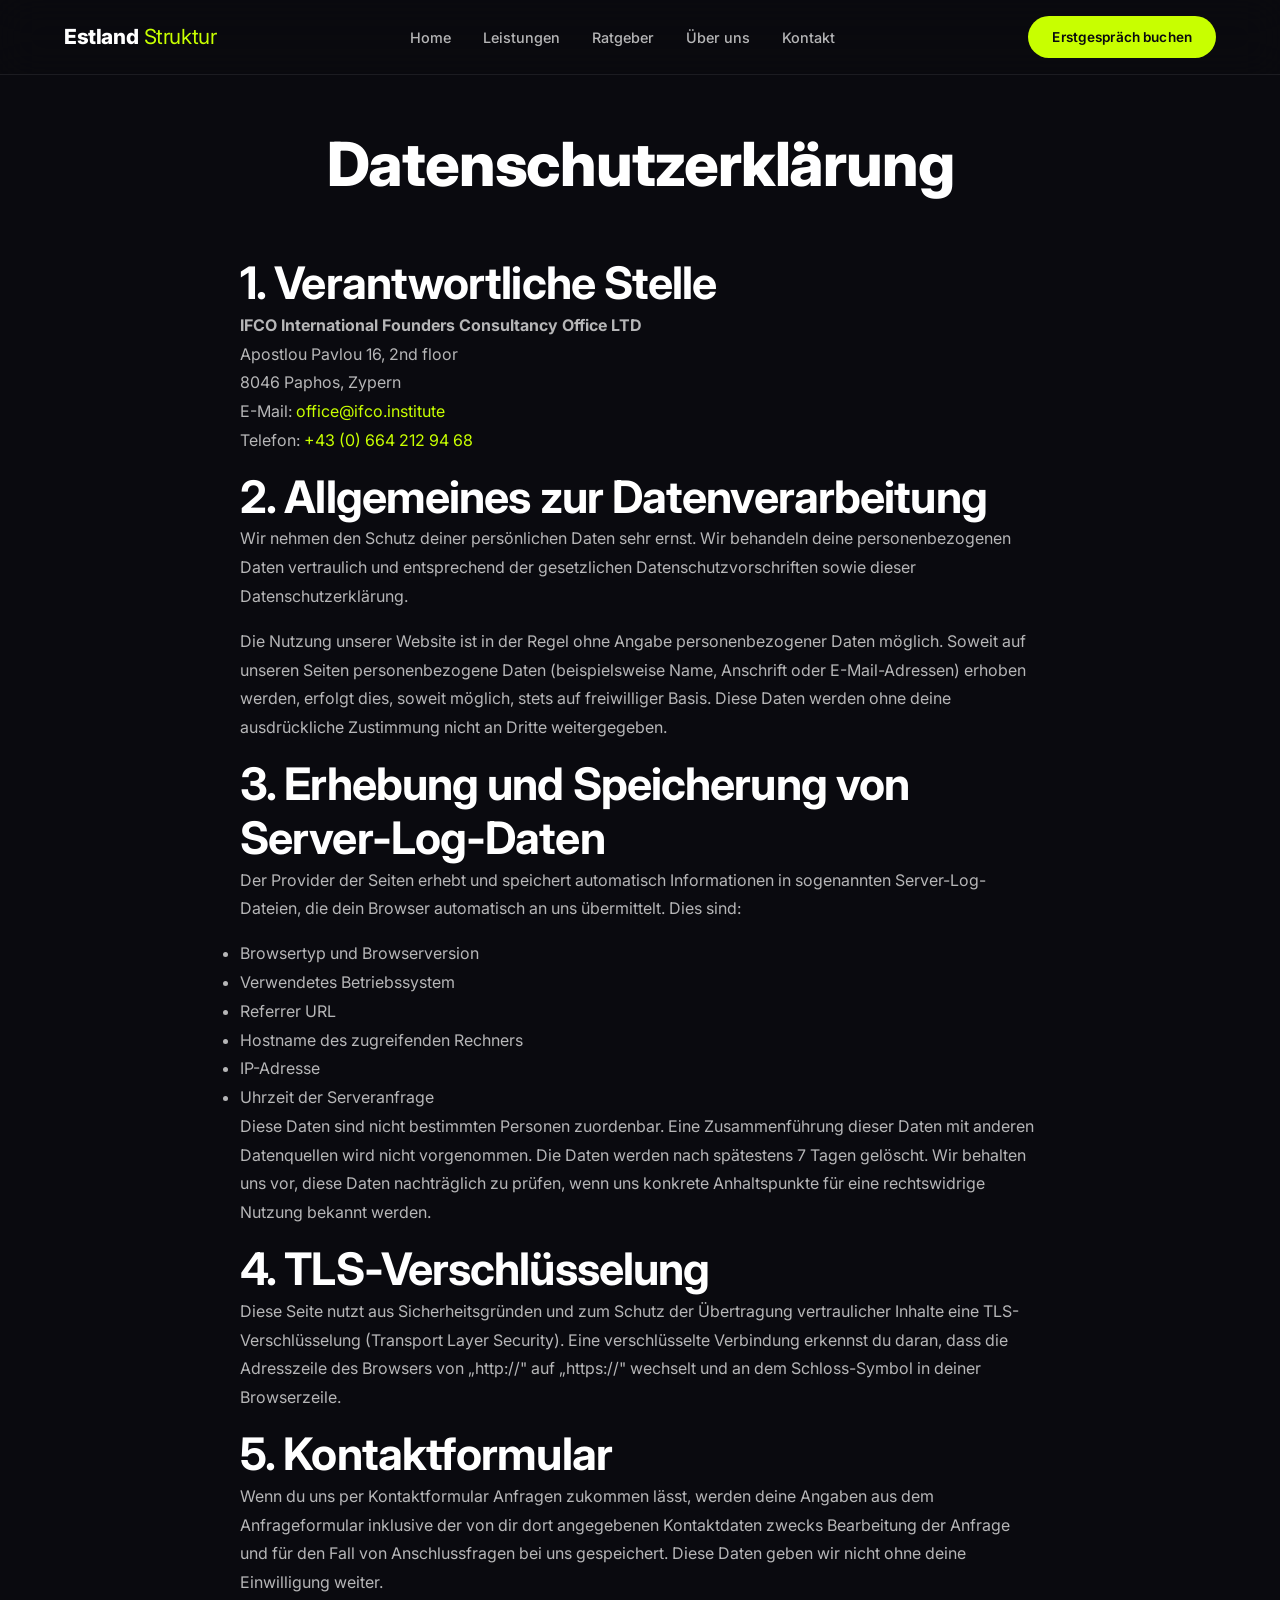
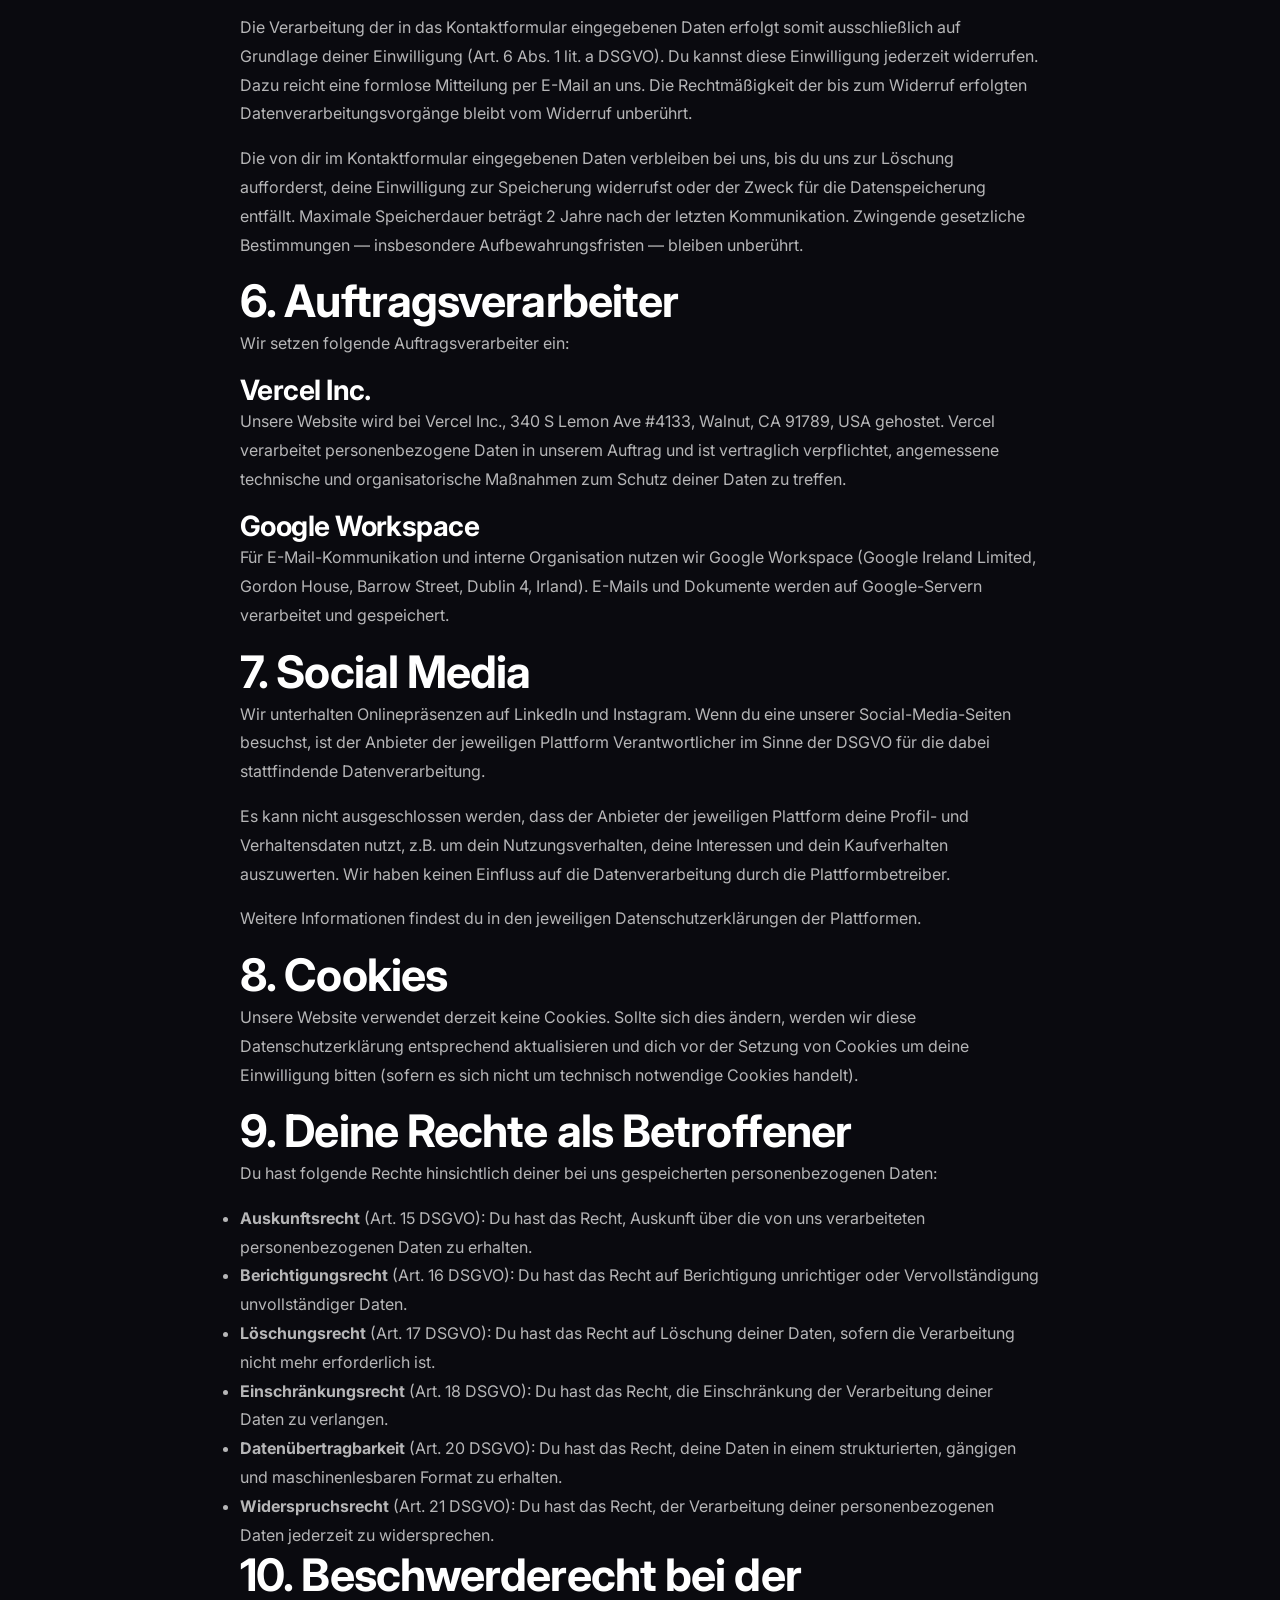
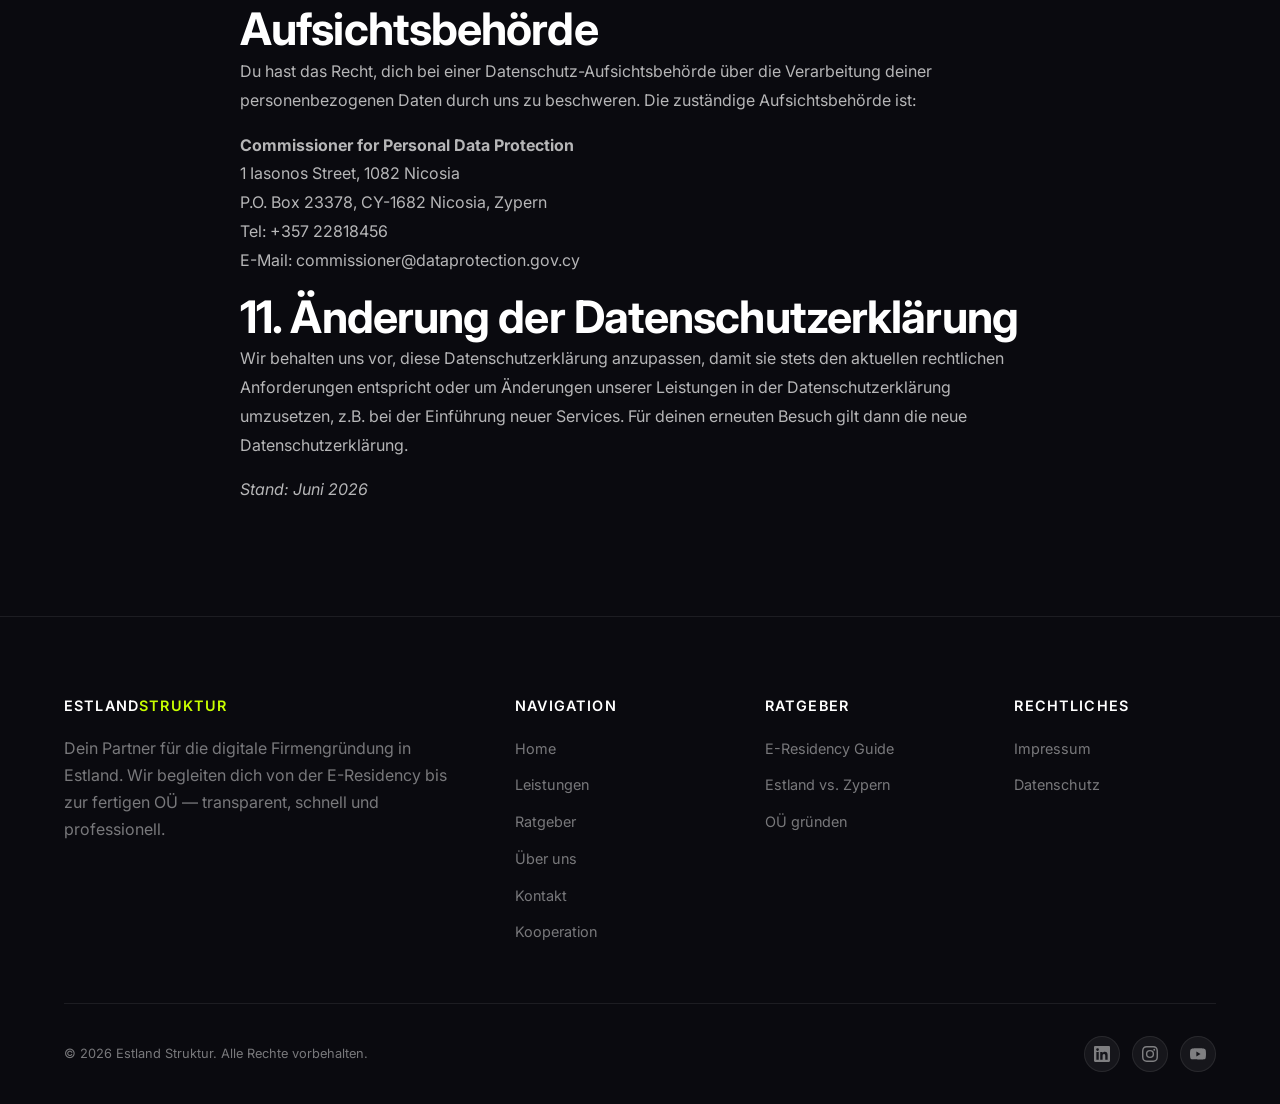
<file: datenschutz.html>
<!DOCTYPE html>
<html lang="de">
<head>
  <meta charset="UTF-8">
  <meta name="viewport" content="width=device-width, initial-scale=1.0">
  <title>Datenschutzerklärung - Estland Struktur</title>
  <meta name="description" content="Datenschutzerklärung von Estland Struktur - Informationen zum Schutz Ihrer Daten.">
  <meta name="robots" content="noindex, follow">
  <link rel="preconnect" href="https://fonts.googleapis.com">
  <link rel="preconnect" href="https://fonts.gstatic.com" crossorigin>
  <link href="https://fonts.googleapis.com/css2?family=Inter:wght@400;500;600;700;800&display=swap" rel="stylesheet">
  <link rel="stylesheet" href="css/style.css">
</head>
<body>
  <nav class="nav">
    <div class="nav-inner">
      <a href="index.html" class="logo">Estland <span>Struktur</span></a>
      <ul class="nav-links">
        <li><a href="index.html">Home</a></li>
        <li><a href="firma.html">Leistungen</a></li>
        <li><a href="ratgeber/e-residency-estland.html">Ratgeber</a></li>
        <li><a href="index.html#about">Über uns</a></li>
        <li><a href="index.html#kontakt">Kontakt</a></li>
      </ul>
      <a href="index.html#kontakt" class="btn btn-primary btn-nav">Erstgespräch buchen</a>
      <button class="nav-toggle" aria-label="Menü öffnen">
        <span></span><span></span><span></span>
      </button>
    </div>
  </nav>

  <section class="section" style="padding-top: 8rem;">
    <div class="container">
      <div class="section-header">
        <h1>Datenschutzerklärung</h1>
      </div>
      <div style="max-width: 800px; margin: 0 auto; line-height: 1.8;">

        <h2>1. Verantwortliche Stelle</h2>
        <p>
          <strong>IFCO International Founders Consultancy Office LTD</strong><br>
          Apostlou Pavlou 16, 2nd floor<br>
          8046 Paphos, Zypern<br>
          E-Mail: <a href="mailto:office@ifco.institute">office@ifco.institute</a><br>
          Telefon: <a href="tel:+436642129468">+43 (0) 664 212 94 68</a>
        </p>

        <h2>2. Allgemeines zur Datenverarbeitung</h2>
        <p>
          Wir nehmen den Schutz deiner persönlichen Daten sehr ernst. Wir behandeln deine
          personenbezogenen Daten vertraulich und entsprechend der gesetzlichen Datenschutzvorschriften
          sowie dieser Datenschutzerklärung.
        </p>
        <p>
          Die Nutzung unserer Website ist in der Regel ohne Angabe personenbezogener Daten möglich.
          Soweit auf unseren Seiten personenbezogene Daten (beispielsweise Name, Anschrift oder
          E-Mail-Adressen) erhoben werden, erfolgt dies, soweit möglich, stets auf freiwilliger Basis.
          Diese Daten werden ohne deine ausdrückliche Zustimmung nicht an Dritte weitergegeben.
        </p>

        <h2>3. Erhebung und Speicherung von Server-Log-Daten</h2>
        <p>
          Der Provider der Seiten erhebt und speichert automatisch Informationen in sogenannten
          Server-Log-Dateien, die dein Browser automatisch an uns übermittelt. Dies sind:
        </p>
        <ul>
          <li>Browsertyp und Browserversion</li>
          <li>Verwendetes Betriebssystem</li>
          <li>Referrer URL</li>
          <li>Hostname des zugreifenden Rechners</li>
          <li>IP-Adresse</li>
          <li>Uhrzeit der Serveranfrage</li>
        </ul>
        <p>
          Diese Daten sind nicht bestimmten Personen zuordenbar. Eine Zusammenführung dieser Daten
          mit anderen Datenquellen wird nicht vorgenommen. Die Daten werden nach spätestens 7 Tagen
          gelöscht. Wir behalten uns vor, diese Daten nachträglich zu prüfen, wenn uns konkrete
          Anhaltspunkte für eine rechtswidrige Nutzung bekannt werden.
        </p>

        <h2>4. TLS-Verschlüsselung</h2>
        <p>
          Diese Seite nutzt aus Sicherheitsgründen und zum Schutz der Übertragung vertraulicher
          Inhalte eine TLS-Verschlüsselung (Transport Layer Security). Eine verschlüsselte Verbindung
          erkennst du daran, dass die Adresszeile des Browsers von „http://" auf „https://" wechselt
          und an dem Schloss-Symbol in deiner Browserzeile.
        </p>

        <h2>5. Kontaktformular</h2>
        <p>
          Wenn du uns per Kontaktformular Anfragen zukommen lässt, werden deine Angaben aus dem
          Anfrageformular inklusive der von dir dort angegebenen Kontaktdaten zwecks Bearbeitung der
          Anfrage und für den Fall von Anschlussfragen bei uns gespeichert. Diese Daten geben wir
          nicht ohne deine Einwilligung weiter.
        </p>
        <p>
          Die Verarbeitung der in das Kontaktformular eingegebenen Daten erfolgt somit ausschließlich
          auf Grundlage deiner Einwilligung (Art. 6 Abs. 1 lit. a DSGVO). Du kannst diese Einwilligung
          jederzeit widerrufen. Dazu reicht eine formlose Mitteilung per E-Mail an uns. Die
          Rechtmäßigkeit der bis zum Widerruf erfolgten Datenverarbeitungsvorgänge bleibt vom
          Widerruf unberührt.
        </p>
        <p>
          Die von dir im Kontaktformular eingegebenen Daten verbleiben bei uns, bis du uns zur
          Löschung aufforderst, deine Einwilligung zur Speicherung widerrufst oder der Zweck für
          die Datenspeicherung entfällt. Maximale Speicherdauer beträgt 2 Jahre nach der letzten
          Kommunikation. Zwingende gesetzliche Bestimmungen — insbesondere Aufbewahrungsfristen —
          bleiben unberührt.
        </p>

        <h2>6. Auftragsverarbeiter</h2>
        <p>Wir setzen folgende Auftragsverarbeiter ein:</p>

        <h3>Vercel Inc.</h3>
        <p>
          Unsere Website wird bei Vercel Inc., 340 S Lemon Ave #4133, Walnut, CA 91789, USA gehostet.
          Vercel verarbeitet personenbezogene Daten in unserem Auftrag und ist vertraglich
          verpflichtet, angemessene technische und organisatorische Maßnahmen zum Schutz deiner
          Daten zu treffen.
        </p>

        <h3>Google Workspace</h3>
        <p>
          Für E-Mail-Kommunikation und interne Organisation nutzen wir Google Workspace
          (Google Ireland Limited, Gordon House, Barrow Street, Dublin 4, Irland). E-Mails und
          Dokumente werden auf Google-Servern verarbeitet und gespeichert.
        </p>

        <h2>7. Social Media</h2>
        <p>
          Wir unterhalten Onlinepräsenzen auf LinkedIn und Instagram. Wenn du eine unserer
          Social-Media-Seiten besuchst, ist der Anbieter der jeweiligen Plattform Verantwortlicher
          im Sinne der DSGVO für die dabei stattfindende Datenverarbeitung.
        </p>
        <p>
          Es kann nicht ausgeschlossen werden, dass der Anbieter der jeweiligen Plattform deine
          Profil- und Verhaltensdaten nutzt, z.B. um dein Nutzungsverhalten, deine Interessen und
          dein Kaufverhalten auszuwerten. Wir haben keinen Einfluss auf die Datenverarbeitung
          durch die Plattformbetreiber.
        </p>
        <p>Weitere Informationen findest du in den jeweiligen Datenschutzerklärungen der Plattformen.</p>

        <h2>8. Cookies</h2>
        <p>
          Unsere Website verwendet derzeit keine Cookies. Sollte sich dies ändern, werden wir
          diese Datenschutzerklärung entsprechend aktualisieren und dich vor der Setzung von
          Cookies um deine Einwilligung bitten (sofern es sich nicht um technisch notwendige
          Cookies handelt).
        </p>

        <h2>9. Deine Rechte als Betroffener</h2>
        <p>Du hast folgende Rechte hinsichtlich deiner bei uns gespeicherten personenbezogenen Daten:</p>
        <ul>
          <li><strong>Auskunftsrecht</strong> (Art. 15 DSGVO): Du hast das Recht, Auskunft über die von uns verarbeiteten personenbezogenen Daten zu erhalten.</li>
          <li><strong>Berichtigungsrecht</strong> (Art. 16 DSGVO): Du hast das Recht auf Berichtigung unrichtiger oder Vervollständigung unvollständiger Daten.</li>
          <li><strong>Löschungsrecht</strong> (Art. 17 DSGVO): Du hast das Recht auf Löschung deiner Daten, sofern die Verarbeitung nicht mehr erforderlich ist.</li>
          <li><strong>Einschränkungsrecht</strong> (Art. 18 DSGVO): Du hast das Recht, die Einschränkung der Verarbeitung deiner Daten zu verlangen.</li>
          <li><strong>Datenübertragbarkeit</strong> (Art. 20 DSGVO): Du hast das Recht, deine Daten in einem strukturierten, gängigen und maschinenlesbaren Format zu erhalten.</li>
          <li><strong>Widerspruchsrecht</strong> (Art. 21 DSGVO): Du hast das Recht, der Verarbeitung deiner personenbezogenen Daten jederzeit zu widersprechen.</li>
        </ul>

        <h2>10. Beschwerderecht bei der Aufsichtsbehörde</h2>
        <p>
          Du hast das Recht, dich bei einer Datenschutz-Aufsichtsbehörde über die Verarbeitung
          deiner personenbezogenen Daten durch uns zu beschweren. Die zuständige Aufsichtsbehörde ist:
        </p>
        <p>
          <strong>Commissioner for Personal Data Protection</strong><br>
          1 Iasonos Street, 1082 Nicosia<br>
          P.O. Box 23378, CY-1682 Nicosia, Zypern<br>
          Tel: +357 22818456<br>
          E-Mail: commissioner@dataprotection.gov.cy
        </p>

        <h2>11. Änderung der Datenschutzerklärung</h2>
        <p>
          Wir behalten uns vor, diese Datenschutzerklärung anzupassen, damit sie stets den aktuellen
          rechtlichen Anforderungen entspricht oder um Änderungen unserer Leistungen in der
          Datenschutzerklärung umzusetzen, z.B. bei der Einführung neuer Services. Für deinen
          erneuten Besuch gilt dann die neue Datenschutzerklärung.
        </p>

        <p><em>Stand: Juni 2026</em></p>

      </div>
    </div>
  </section>

  <footer class="footer">
    <div class="container">
      <div class="footer-grid">
        <div>
          <h4>Estland<span style="color: var(--accent);">Struktur</span></h4>
          <p>Dein Partner für die digitale Firmengründung in Estland. Wir begleiten dich von der E-Residency bis zur fertigen OÜ — transparent, schnell und professionell.</p>
        </div>
        <div>
          <h4>Navigation</h4>
          <ul class="footer-links">
            <li><a href="index.html">Home</a></li>
            <li><a href="firma.html">Leistungen</a></li>
            <li><a href="ratgeber/e-residency-estland.html">Ratgeber</a></li>
            <li><a href="index.html#about">Über uns</a></li>
            <li><a href="index.html#kontakt">Kontakt</a></li>
            <li><a href="kooperation.html">Kooperation</a></li>
          </ul>
        </div>
        <div>
          <h4>Ratgeber</h4>
          <ul class="footer-links">
            <li><a href="ratgeber/e-residency-estland.html">E-Residency Guide</a></li>
            <li><a href="ratgeber/estland-oder-zypern.html">Estland vs. Zypern</a></li>
            <li><a href="ratgeber/oue-gruenden-kosten.html">OÜ gründen</a></li>
          </ul>
        </div>
        <div>
          <h4>Rechtliches</h4>
          <ul class="footer-links">
            <li><a href="impressum.html">Impressum</a></li>
            <li><a href="datenschutz.html">Datenschutz</a></li>
          </ul>
        </div>
      </div>
      <div class="footer-bottom">
        <span>&copy; 2026 Estland Struktur. Alle Rechte vorbehalten.</span>
        <div class="footer-social">
          <a href="#" aria-label="LinkedIn">
            <svg width="16" height="16" fill="currentColor" viewBox="0 0 24 24"><path d="M20.447 20.452h-3.554v-5.569c0-1.328-.027-3.037-1.852-3.037-1.853 0-2.136 1.445-2.136 2.939v5.667H9.351V9h3.414v1.561h.046c.477-.9 1.637-1.85 3.37-1.85 3.601 0 4.267 2.37 4.267 5.455v6.286zM5.337 7.433a2.062 2.062 0 01-2.063-2.065 2.064 2.064 0 112.063 2.065zm1.782 13.019H3.555V9h3.564v11.452zM22.225 0H1.771C.792 0 0 .774 0 1.729v20.542C0 23.227.792 24 1.771 24h20.451C23.2 24 24 23.227 24 22.271V1.729C24 .774 23.2 0 22.222 0h.003z"/></svg>
          </a>
          <a href="#" aria-label="Instagram">
            <svg width="16" height="16" fill="currentColor" viewBox="0 0 24 24"><path d="M12 2.163c3.204 0 3.584.012 4.85.07 3.252.148 4.771 1.691 4.919 4.919.058 1.265.069 1.645.069 4.849 0 3.205-.012 3.584-.069 4.849-.149 3.225-1.664 4.771-4.919 4.919-1.266.058-1.644.07-4.85.07-3.204 0-3.584-.012-4.849-.07-3.26-.149-4.771-1.699-4.919-4.92-.058-1.265-.07-1.644-.07-4.849 0-3.204.013-3.583.07-4.849.149-3.227 1.664-4.771 4.919-4.919 1.266-.057 1.645-.069 4.849-.069zM12 0C8.741 0 8.333.014 7.053.072 2.695.272.273 2.69.073 7.052.014 8.333 0 8.741 0 12c0 3.259.014 3.668.072 4.948.2 4.358 2.618 6.78 6.98 6.98C8.333 23.986 8.741 24 12 24c3.259 0 3.668-.014 4.948-.072 4.354-.2 6.782-2.618 6.979-6.98.059-1.28.073-1.689.073-4.948 0-3.259-.014-3.667-.072-4.947-.196-4.354-2.617-6.78-6.979-6.98C15.668.014 15.259 0 12 0zm0 5.838a6.162 6.162 0 100 12.324 6.162 6.162 0 000-12.324zM12 16a4 4 0 110-8 4 4 0 010 8zm6.406-11.845a1.44 1.44 0 100 2.881 1.44 1.44 0 000-2.881z"/></svg>
          </a>
          <a href="#" aria-label="YouTube">
            <svg width="16" height="16" fill="currentColor" viewBox="0 0 24 24"><path d="M23.498 6.186a3.016 3.016 0 00-2.122-2.136C19.505 3.545 12 3.545 12 3.545s-7.505 0-9.377.505A3.017 3.017 0 00.502 6.186C0 8.07 0 12 0 12s0 3.93.502 5.814a3.016 3.016 0 002.122 2.136c1.871.505 9.376.505 9.376.505s7.505 0 9.377-.505a3.015 3.015 0 002.122-2.136C24 15.93 24 12 24 12s0-3.93-.502-5.814zM9.545 15.568V8.432L15.818 12l-6.273 3.568z"/></svg>
          </a>
        </div>
      </div>
    </div>
  </footer>

  <script src="js/main.js"></script>
</body>
</html>
</file>
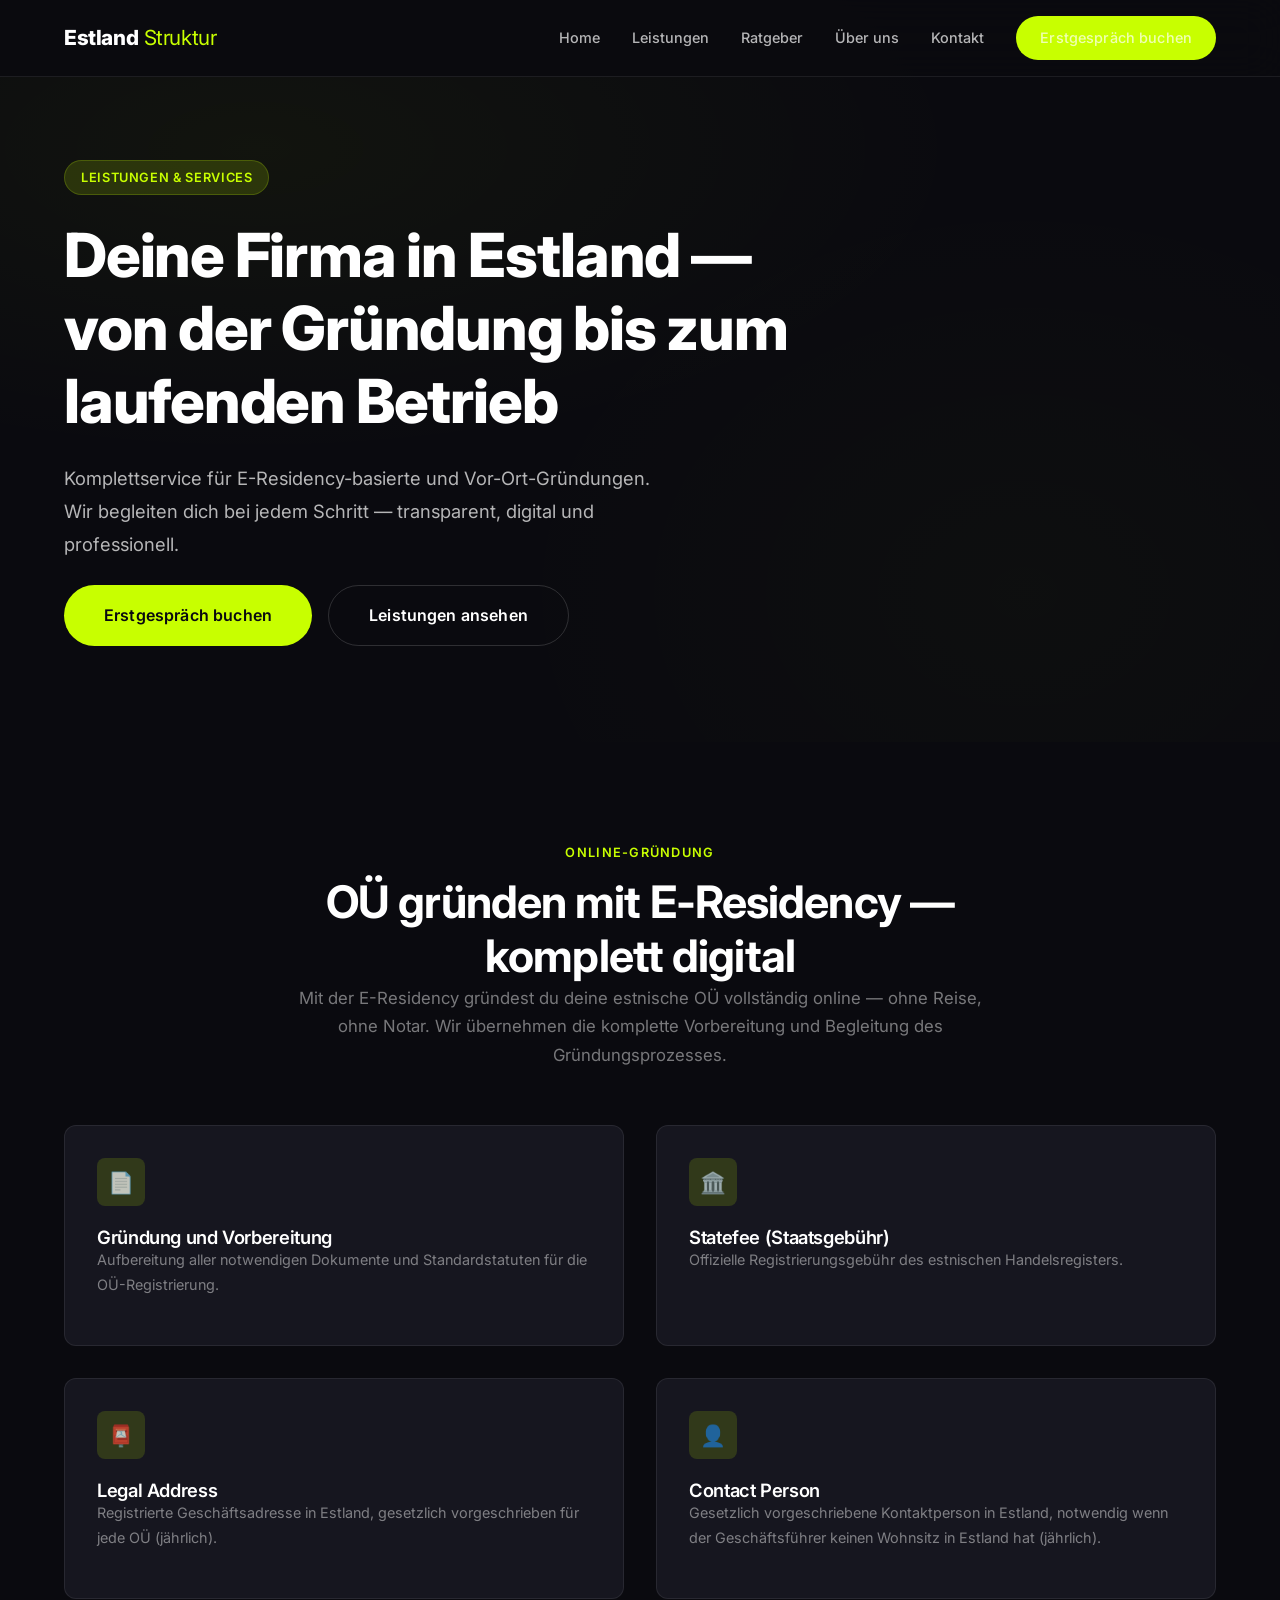
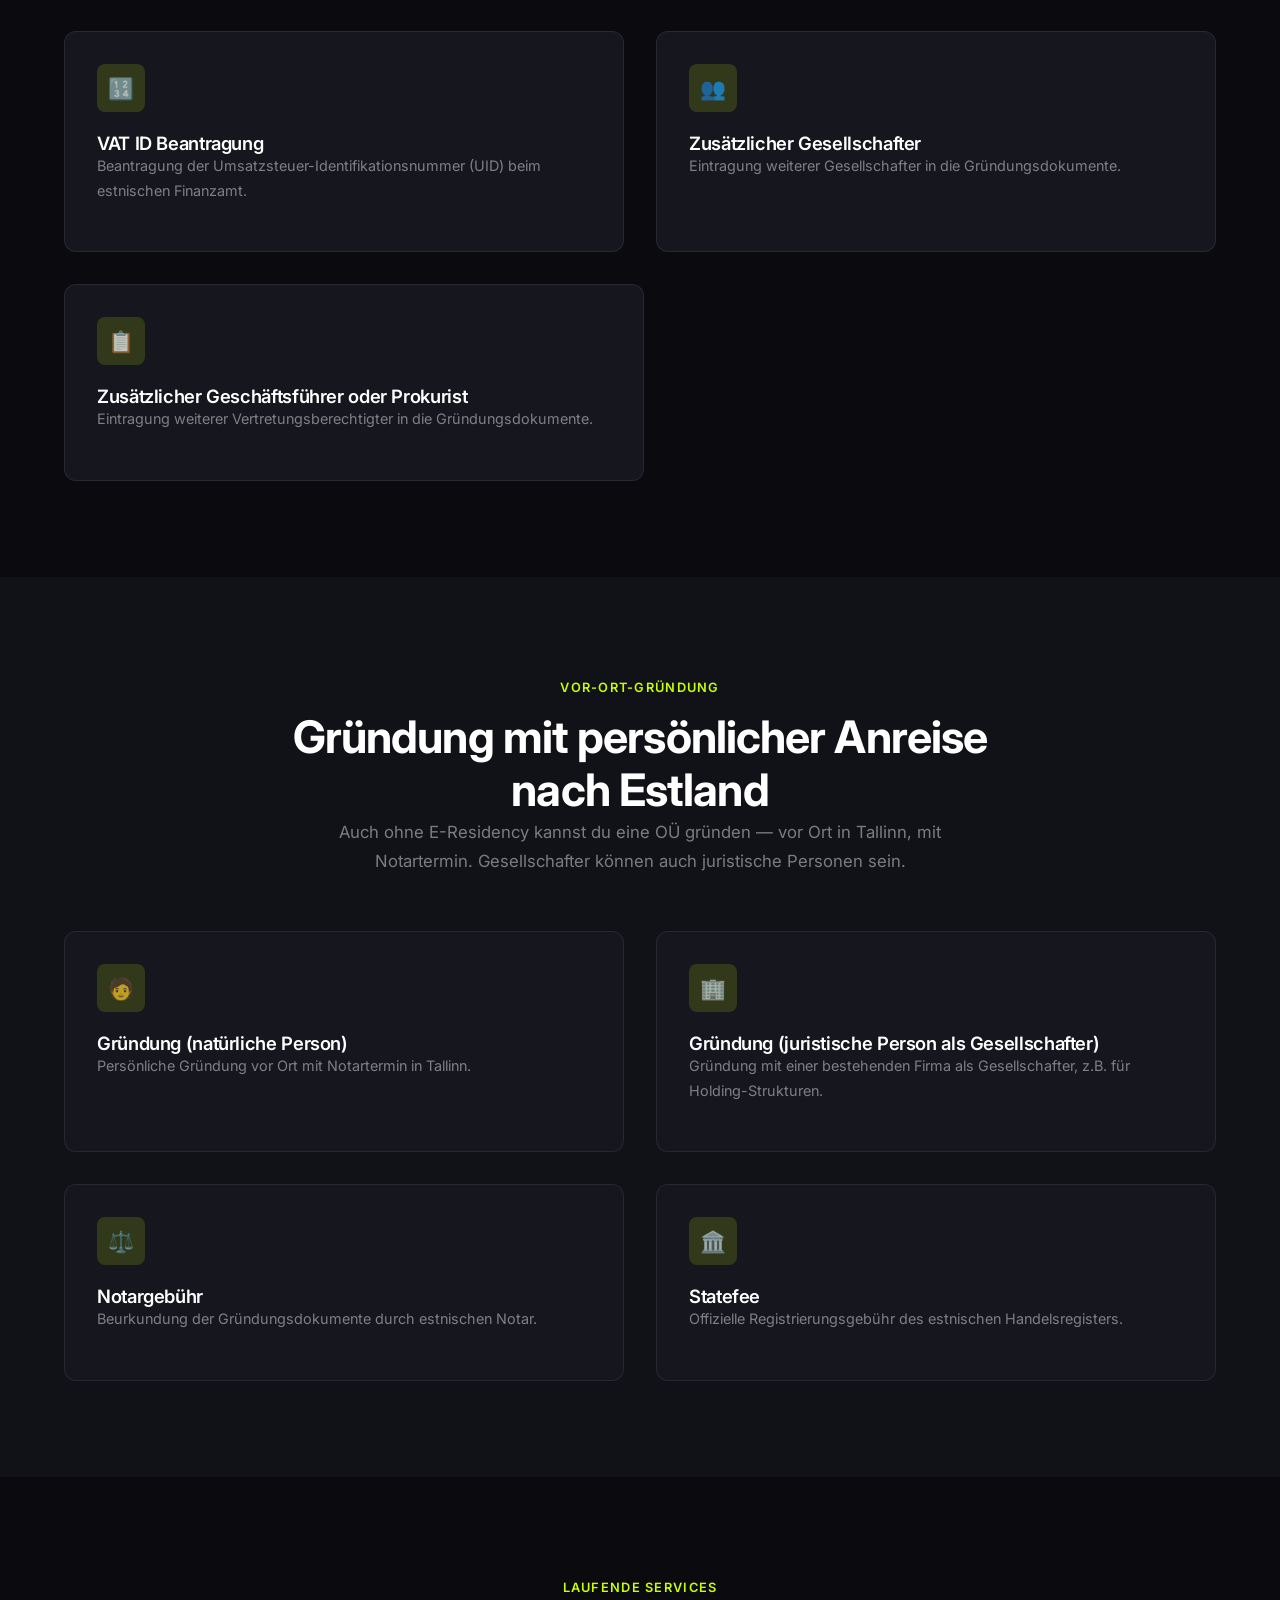
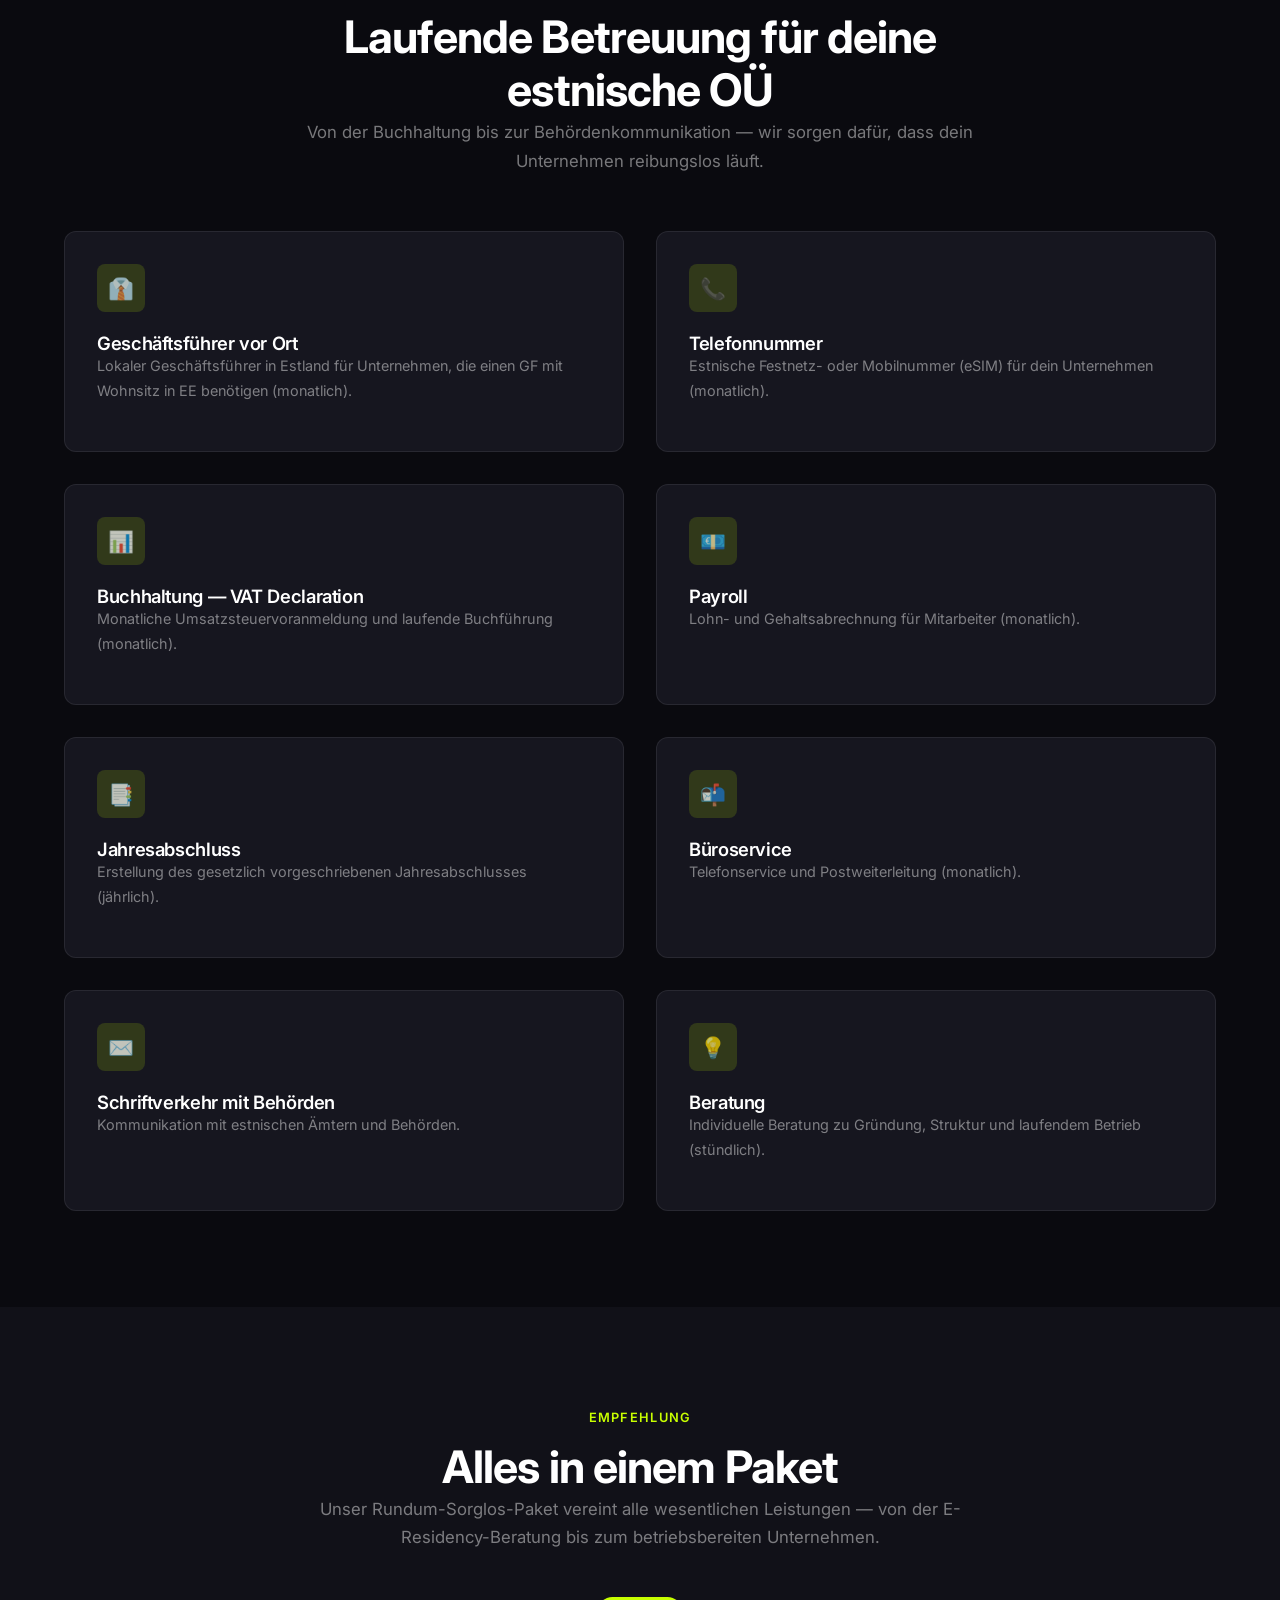
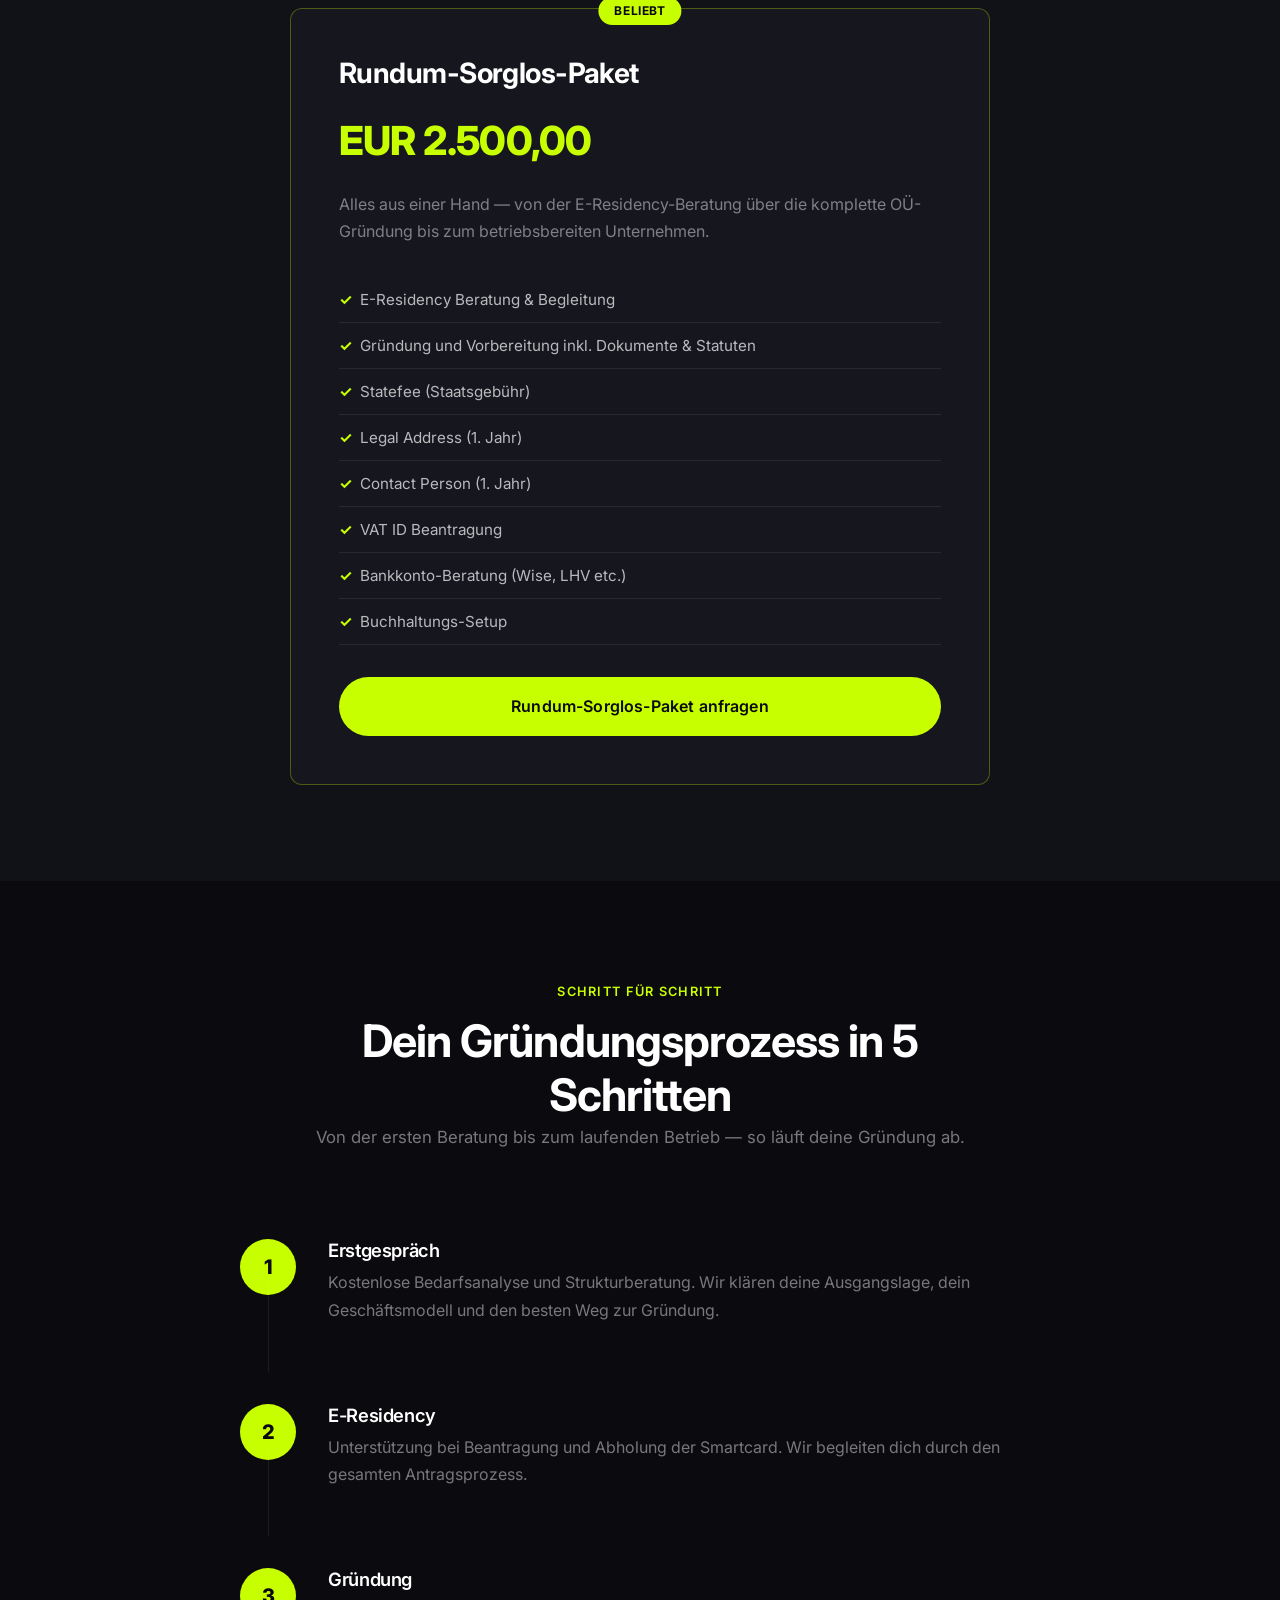
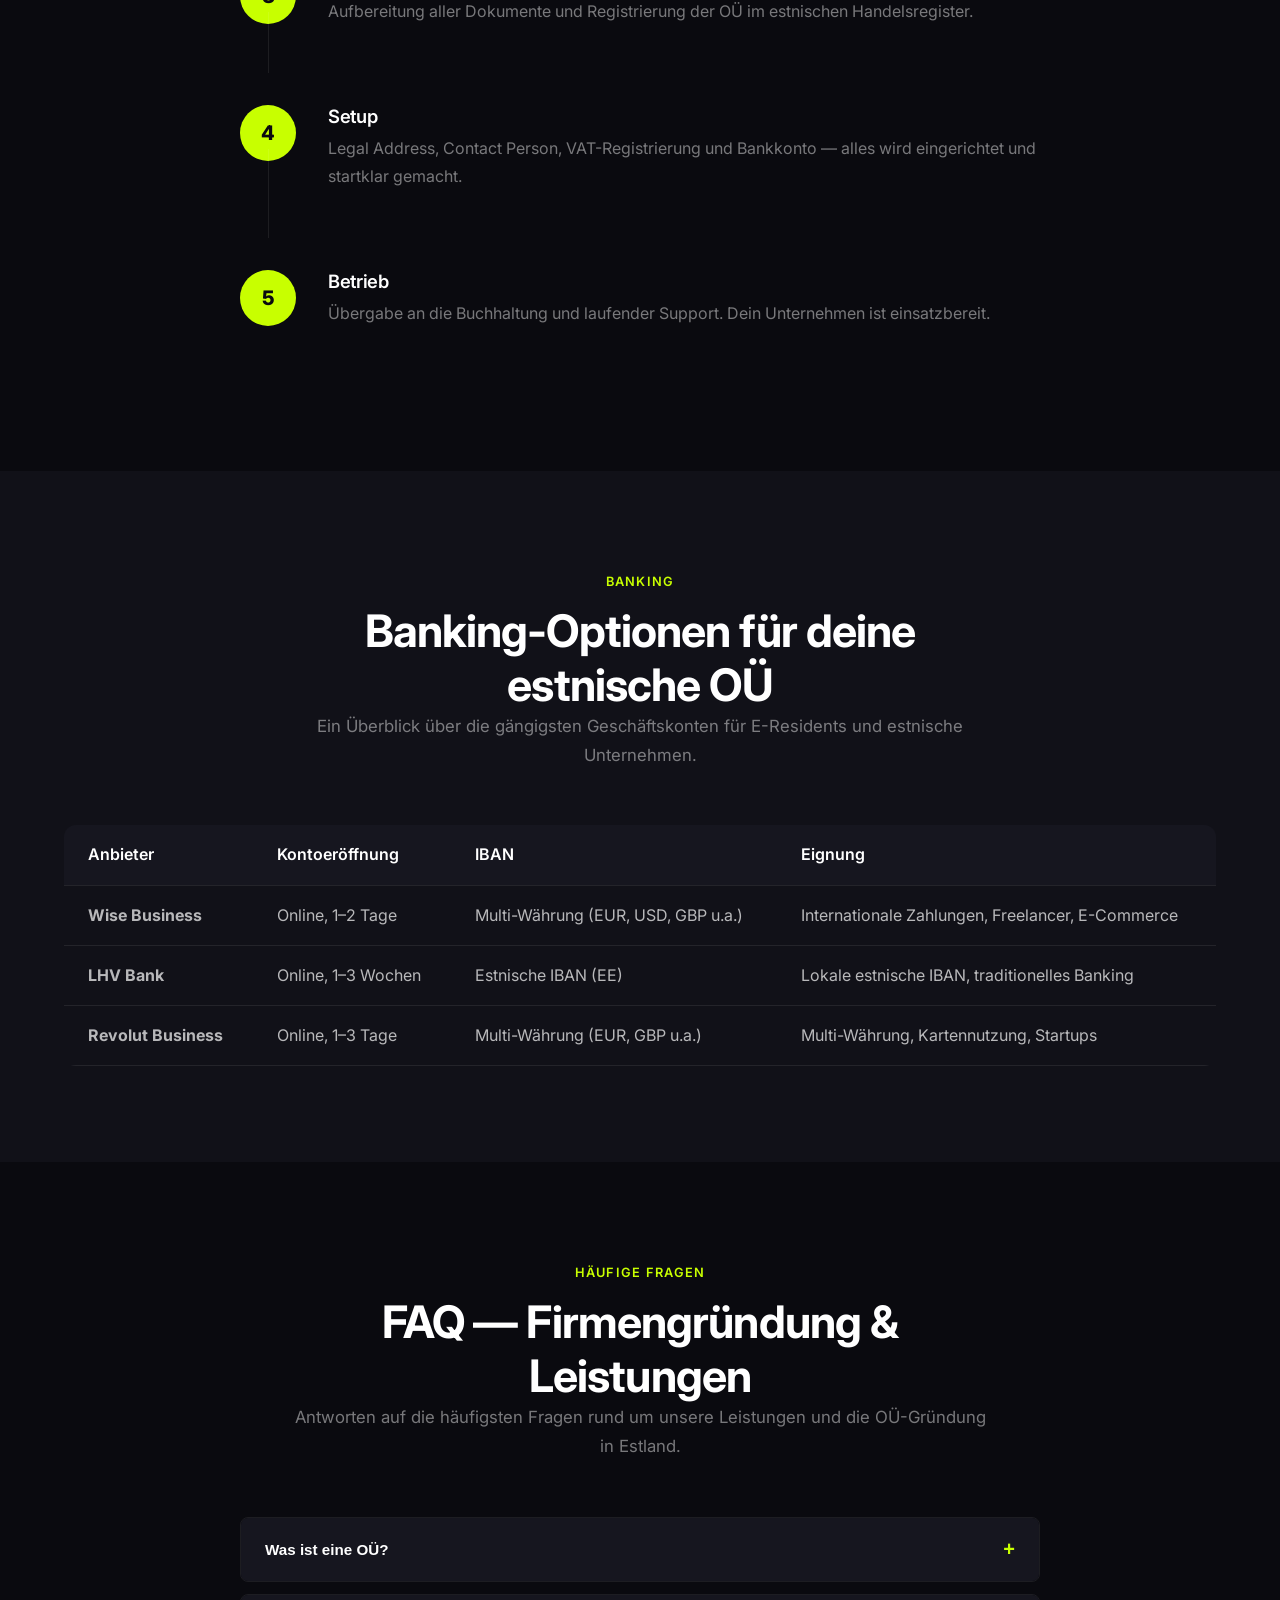
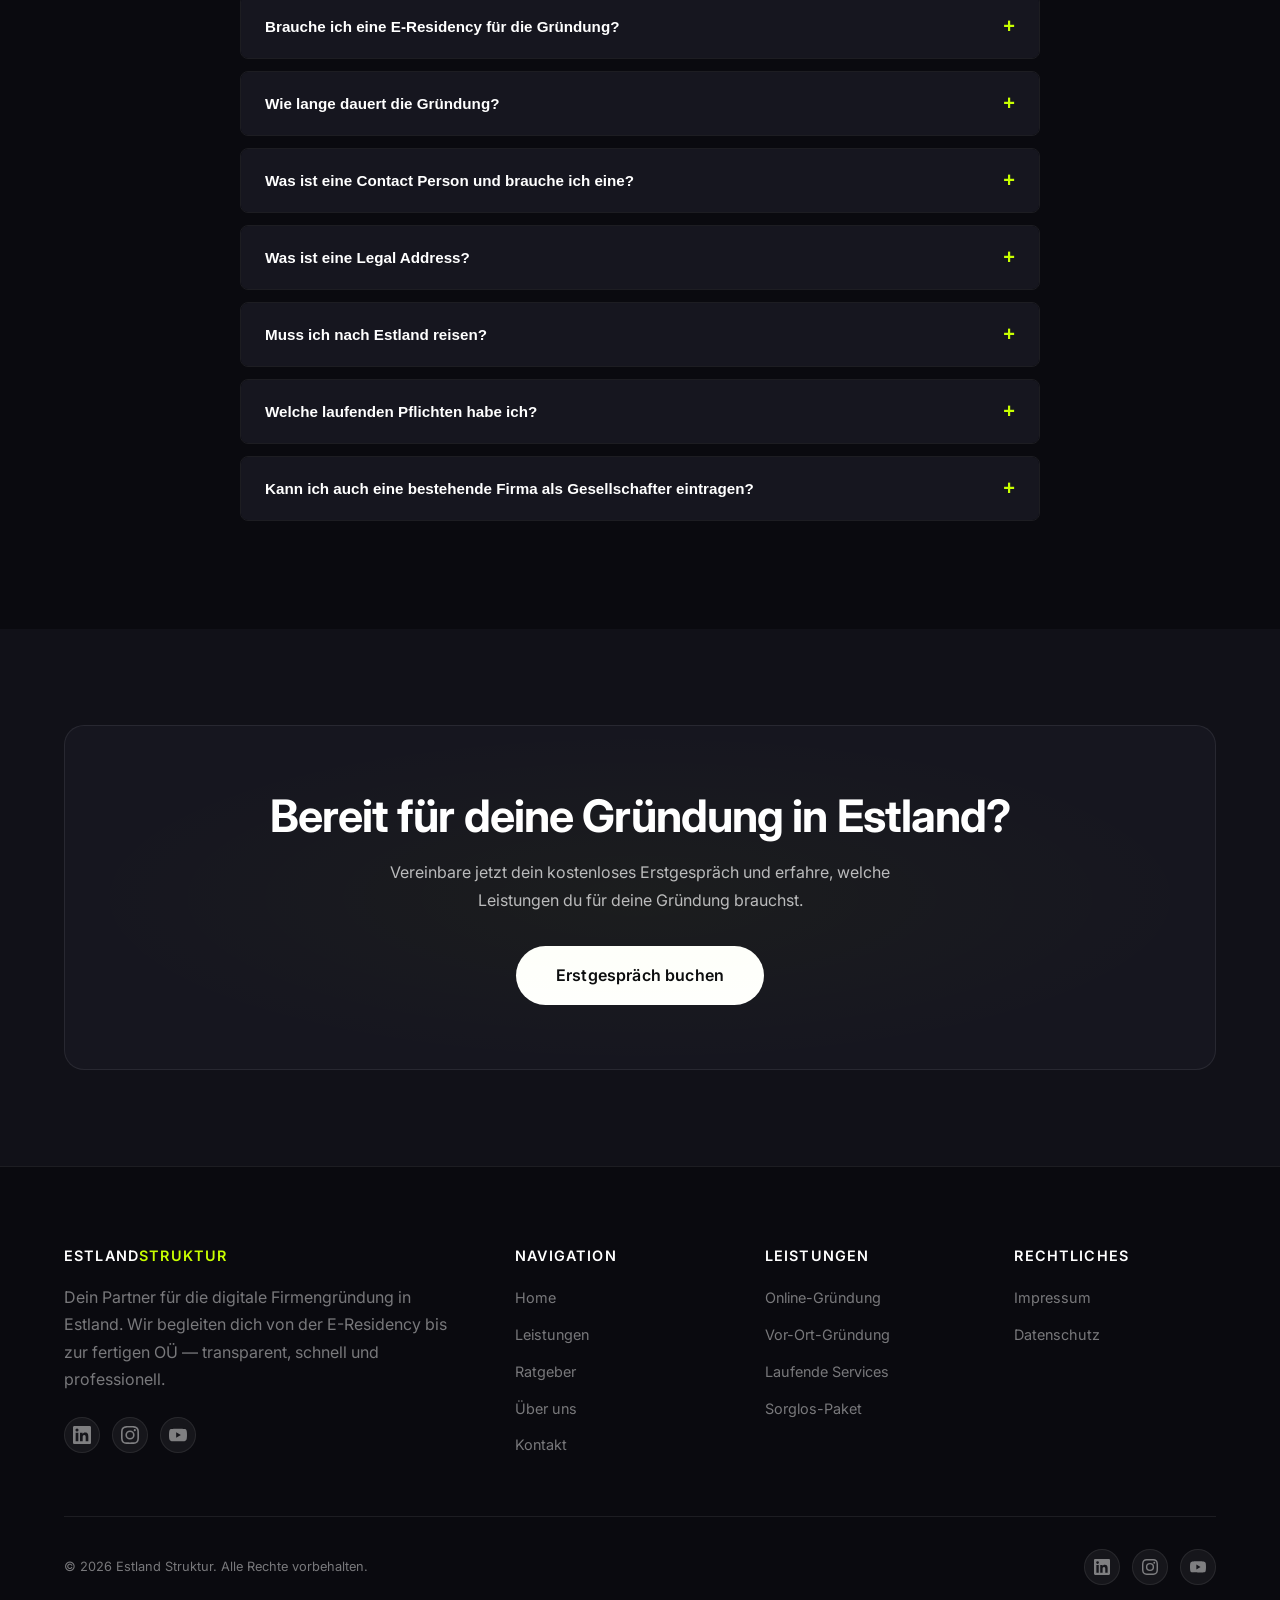
<file: firma.html>
<!DOCTYPE html>
<html lang="de">
<head>
  <meta charset="UTF-8">
  <meta name="viewport" content="width=device-width, initial-scale=1.0">
  <title>Leistungen — OÜ Gründung & laufende Services in Estland | Estland Struktur</title>
  <meta name="description" content="Alle Leistungen von Estland Struktur: OÜ-Gründung mit E-Residency, Vor-Ort-Gründung, laufende Buchhaltung, Legal Address, Contact Person und Rundum-Sorglos-Paket.">
  <meta name="keywords" content="OÜ gründen, E-Residency Gründung, Estland Firma, Firmengründung Estland Leistungen, Contact Person Estland, Legal Address Estland, Buchhaltung Estland">
  <meta property="og:title" content="Leistungen — OÜ Gründung & laufende Services | Estland Struktur">
  <meta property="og:description" content="Von der Gründung bis zum laufenden Betrieb — alle Services für deine estnische OÜ auf einen Blick.">
  <meta property="og:type" content="website">
  <meta property="og:url" content="https://estland-struktur.com/firma.html">
  <meta property="og:locale" content="de_DE">
  <meta property="og:site_name" content="Estland Struktur">
  <link rel="canonical" href="https://estland-struktur.com/firma.html">
  <link rel="icon" type="image/png" href="img/favicon.png">
  <link rel="preconnect" href="https://fonts.googleapis.com">
  <link rel="preconnect" href="https://fonts.gstatic.com" crossorigin>
  <link href="https://fonts.googleapis.com/css2?family=Inter:wght@400;500;600;700;800&display=swap" rel="stylesheet">
  <link rel="stylesheet" href="css/style.css">
</head>
<body>

  <!-- Navigation -->
  <nav class="nav">
    <div class="nav-inner">
      <a href="index.html" class="nav-logo">Estland<span>Struktur</span></a>
      <ul class="nav-links">
        <li><a href="index.html">Home</a></li>
        <li><a href="firma.html">Leistungen</a></li>
        <li><a href="ratgeber/">Ratgeber</a></li>
        <li><a href="index.html#about">Über uns</a></li>
        <li><a href="index.html#kontakt">Kontakt</a></li>
        <li><a href="index.html#kontakt" class="btn btn-primary btn-sm">Erstgespräch buchen</a></li>
      </ul>
      <button class="nav-toggle" aria-label="Menü öffnen">&#9776;</button>
    </div>
  </nav>

  <!-- Hero -->
  <section class="hero">
    <div class="container">
      <span class="subtitle">Leistungen &amp; Services</span>
      <h1>Deine Firma in Estland — von der Gründung bis zum laufenden Betrieb</h1>
      <p>Komplettservice für E-Residency-basierte und Vor-Ort-Gründungen. Wir begleiten dich bei jedem Schritt — transparent, digital und professionell.</p>
      <div class="flex gap-2 mt-3" style="flex-wrap: wrap;">
        <a href="index.html#kontakt" class="btn btn-primary btn-lg">Erstgespräch buchen</a>
        <a href="#online-gruendung" class="btn btn-outline btn-lg">Leistungen ansehen</a>
      </div>
    </div>
  </section>

  <!-- Online-Gründung mit E-Residency -->
  <section class="section" id="online-gruendung">
    <div class="container">
      <div class="section-header">
        <span class="section-label">Online-Gründung</span>
        <h2>OÜ gründen mit E-Residency — komplett digital</h2>
        <p>Mit der E-Residency gründest du deine estnische OÜ vollständig online — ohne Reise, ohne Notar. Wir übernehmen die komplette Vorbereitung und Begleitung des Gründungsprozesses.</p>
      </div>
      <div class="grid grid-2">
        <div class="card">
          <div class="card-icon">📄</div>
          <h4>Gründung und Vorbereitung</h4>
          <p class="text-light text-sm">Aufbereitung aller notwendigen Dokumente und Standardstatuten für die OÜ-Registrierung.</p>
        </div>
        <div class="card">
          <div class="card-icon">🏛️</div>
          <h4>Statefee (Staatsgebühr)</h4>
          <p class="text-light text-sm">Offizielle Registrierungsgebühr des estnischen Handelsregisters.</p>
        </div>
        <div class="card">
          <div class="card-icon">📮</div>
          <h4>Legal Address</h4>
          <p class="text-light text-sm">Registrierte Geschäftsadresse in Estland, gesetzlich vorgeschrieben für jede OÜ (jährlich).</p>
        </div>
        <div class="card">
          <div class="card-icon">👤</div>
          <h4>Contact Person</h4>
          <p class="text-light text-sm">Gesetzlich vorgeschriebene Kontaktperson in Estland, notwendig wenn der Geschäftsführer keinen Wohnsitz in Estland hat (jährlich).</p>
        </div>
        <div class="card">
          <div class="card-icon">🔢</div>
          <h4>VAT ID Beantragung</h4>
          <p class="text-light text-sm">Beantragung der Umsatzsteuer-Identifikationsnummer (UID) beim estnischen Finanzamt.</p>
        </div>
        <div class="card">
          <div class="card-icon">👥</div>
          <h4>Zusätzlicher Gesellschafter</h4>
          <p class="text-light text-sm">Eintragung weiterer Gesellschafter in die Gründungsdokumente.</p>
        </div>
        <div class="card" style="grid-column: 1 / -1; max-width: 580px;">
          <div class="card-icon">📋</div>
          <h4>Zusätzlicher Geschäftsführer oder Prokurist</h4>
          <p class="text-light text-sm">Eintragung weiterer Vertretungsberechtigter in die Gründungsdokumente.</p>
        </div>
      </div>
    </div>
  </section>

  <!-- Offline-Gründung -->
  <section class="section section-alt" id="vor-ort-gruendung">
    <div class="container">
      <div class="section-header">
        <span class="section-label">Vor-Ort-Gründung</span>
        <h2>Gründung mit persönlicher Anreise nach Estland</h2>
        <p>Auch ohne E-Residency kannst du eine OÜ gründen — vor Ort in Tallinn, mit Notartermin. Gesellschafter können auch juristische Personen sein.</p>
      </div>
      <div class="grid grid-2">
        <div class="card">
          <div class="card-icon">🧑</div>
          <h4>Gründung (natürliche Person)</h4>
          <p class="text-light text-sm">Persönliche Gründung vor Ort mit Notartermin in Tallinn.</p>
        </div>
        <div class="card">
          <div class="card-icon">🏢</div>
          <h4>Gründung (juristische Person als Gesellschafter)</h4>
          <p class="text-light text-sm">Gründung mit einer bestehenden Firma als Gesellschafter, z.B. für Holding-Strukturen.</p>
        </div>
        <div class="card">
          <div class="card-icon">⚖️</div>
          <h4>Notargebühr</h4>
          <p class="text-light text-sm">Beurkundung der Gründungsdokumente durch estnischen Notar.</p>
        </div>
        <div class="card">
          <div class="card-icon">🏛️</div>
          <h4>Statefee</h4>
          <p class="text-light text-sm">Offizielle Registrierungsgebühr des estnischen Handelsregisters.</p>
        </div>
      </div>
    </div>
  </section>

  <!-- Laufende Services -->
  <section class="section" id="laufende-services">
    <div class="container">
      <div class="section-header">
        <span class="section-label">Laufende Services</span>
        <h2>Laufende Betreuung für deine estnische OÜ</h2>
        <p>Von der Buchhaltung bis zur Behördenkommunikation — wir sorgen dafür, dass dein Unternehmen reibungslos läuft.</p>
      </div>
      <div class="grid grid-2">
        <div class="card">
          <div class="card-icon">👔</div>
          <h4>Geschäftsführer vor Ort</h4>
          <p class="text-light text-sm">Lokaler Geschäftsführer in Estland für Unternehmen, die einen GF mit Wohnsitz in EE benötigen (monatlich).</p>
        </div>
        <div class="card">
          <div class="card-icon">📞</div>
          <h4>Telefonnummer</h4>
          <p class="text-light text-sm">Estnische Festnetz- oder Mobilnummer (eSIM) für dein Unternehmen (monatlich).</p>
        </div>
        <div class="card">
          <div class="card-icon">📊</div>
          <h4>Buchhaltung — VAT Declaration</h4>
          <p class="text-light text-sm">Monatliche Umsatzsteuervoranmeldung und laufende Buchführung (monatlich).</p>
        </div>
        <div class="card">
          <div class="card-icon">💶</div>
          <h4>Payroll</h4>
          <p class="text-light text-sm">Lohn- und Gehaltsabrechnung für Mitarbeiter (monatlich).</p>
        </div>
        <div class="card">
          <div class="card-icon">📑</div>
          <h4>Jahresabschluss</h4>
          <p class="text-light text-sm">Erstellung des gesetzlich vorgeschriebenen Jahresabschlusses (jährlich).</p>
        </div>
        <div class="card">
          <div class="card-icon">📬</div>
          <h4>Büroservice</h4>
          <p class="text-light text-sm">Telefonservice und Postweiterleitung (monatlich).</p>
        </div>
        <div class="card">
          <div class="card-icon">✉️</div>
          <h4>Schriftverkehr mit Behörden</h4>
          <p class="text-light text-sm">Kommunikation mit estnischen Ämtern und Behörden.</p>
        </div>
        <div class="card">
          <div class="card-icon">💡</div>
          <h4>Beratung</h4>
          <p class="text-light text-sm">Individuelle Beratung zu Gründung, Struktur und laufendem Betrieb (stündlich).</p>
        </div>
      </div>
    </div>
  </section>

  <!-- Rundum-Sorglos-Paket -->
  <section class="section section-alt" id="sorglos-paket">
    <div class="container">
      <div class="section-header">
        <span class="section-label">Empfehlung</span>
        <h2>Alles in einem Paket</h2>
        <p>Unser Rundum-Sorglos-Paket vereint alle wesentlichen Leistungen — von der E-Residency-Beratung bis zum betriebsbereiten Unternehmen.</p>
      </div>
      <div style="max-width: 700px; margin: 0 auto;">
        <div class="card card-highlight" style="padding: 3rem;">
          <h3>Rundum-Sorglos-Paket</h3>
          <div class="pricing-price">EUR 2.500,00</div>
          <p class="text-light" style="margin-top: 0.5rem;">Alles aus einer Hand — von der E-Residency-Beratung über die komplette OÜ-Gründung bis zum betriebsbereiten Unternehmen.</p>
          <ul class="pricing-features" style="margin: 2rem 0;">
            <li>E-Residency Beratung &amp; Begleitung</li>
            <li>Gründung und Vorbereitung inkl. Dokumente &amp; Statuten</li>
            <li>Statefee (Staatsgebühr)</li>
            <li>Legal Address (1. Jahr)</li>
            <li>Contact Person (1. Jahr)</li>
            <li>VAT ID Beantragung</li>
            <li>Bankkonto-Beratung (Wise, LHV etc.)</li>
            <li>Buchhaltungs-Setup</li>
          </ul>
          <a href="index.html#kontakt" class="btn btn-primary btn-lg" style="width: 100%; justify-content: center;">Rundum-Sorglos-Paket anfragen</a>
        </div>
      </div>
    </div>
  </section>

  <!-- Gründungsprozess -->
  <section class="section" id="prozess">
    <div class="container">
      <div class="section-header">
        <span class="section-label">Schritt für Schritt</span>
        <h2>Dein Gründungsprozess in 5 Schritten</h2>
        <p>Von der ersten Beratung bis zum laufenden Betrieb — so läuft deine Gründung ab.</p>
      </div>
      <div class="steps" style="max-width: 800px; margin: 0 auto;">
        <div class="step">
          <div class="step-number">1</div>
          <div class="step-content">
            <h4>Erstgespräch</h4>
            <p class="text-light">Kostenlose Bedarfsanalyse und Strukturberatung. Wir klären deine Ausgangslage, dein Geschäftsmodell und den besten Weg zur Gründung.</p>
          </div>
        </div>
        <div class="step">
          <div class="step-number">2</div>
          <div class="step-content">
            <h4>E-Residency</h4>
            <p class="text-light">Unterstützung bei Beantragung und Abholung der Smartcard. Wir begleiten dich durch den gesamten Antragsprozess.</p>
          </div>
        </div>
        <div class="step">
          <div class="step-number">3</div>
          <div class="step-content">
            <h4>Gründung</h4>
            <p class="text-light">Aufbereitung aller Dokumente und Registrierung der OÜ im estnischen Handelsregister.</p>
          </div>
        </div>
        <div class="step">
          <div class="step-number">4</div>
          <div class="step-content">
            <h4>Setup</h4>
            <p class="text-light">Legal Address, Contact Person, VAT-Registrierung und Bankkonto — alles wird eingerichtet und startklar gemacht.</p>
          </div>
        </div>
        <div class="step">
          <div class="step-number">5</div>
          <div class="step-content">
            <h4>Betrieb</h4>
            <p class="text-light">Übergabe an die Buchhaltung und laufender Support. Dein Unternehmen ist einsatzbereit.</p>
          </div>
        </div>
      </div>
    </div>
  </section>

  <!-- Banking-Optionen -->
  <section class="section section-alt" id="banking">
    <div class="container">
      <div class="section-header">
        <span class="section-label">Banking</span>
        <h2>Banking-Optionen für deine estnische OÜ</h2>
        <p>Ein Überblick über die gängigsten Geschäftskonten für E-Residents und estnische Unternehmen.</p>
      </div>
      <div style="overflow-x: auto;">
        <table class="comparison-table">
          <thead>
            <tr>
              <th>Anbieter</th>
              <th>Kontoeröffnung</th>
              <th>IBAN</th>
              <th>Eignung</th>
            </tr>
          </thead>
          <tbody>
            <tr>
              <td><strong>Wise Business</strong></td>
              <td>Online, 1–2 Tage</td>
              <td>Multi-Währung (EUR, USD, GBP u.a.)</td>
              <td>Internationale Zahlungen, Freelancer, E-Commerce</td>
            </tr>
            <tr>
              <td><strong>LHV Bank</strong></td>
              <td>Online, 1–3 Wochen</td>
              <td>Estnische IBAN (EE)</td>
              <td>Lokale estnische IBAN, traditionelles Banking</td>
            </tr>
            <tr>
              <td><strong>Revolut Business</strong></td>
              <td>Online, 1–3 Tage</td>
              <td>Multi-Währung (EUR, GBP u.a.)</td>
              <td>Multi-Währung, Kartennutzung, Startups</td>
            </tr>
          </tbody>
        </table>
      </div>
    </div>
  </section>

  <!-- FAQ -->
  <section class="section" id="faq">
    <div class="container">
      <div class="section-header">
        <span class="section-label">Häufige Fragen</span>
        <h2>FAQ — Firmengründung &amp; Leistungen</h2>
        <p>Antworten auf die häufigsten Fragen rund um unsere Leistungen und die OÜ-Gründung in Estland.</p>
      </div>
      <div style="max-width: 800px; margin: 0 auto;">

        <div class="faq-item">
          <button class="faq-question">Was ist eine OÜ?</button>
          <div class="faq-answer">
            <p>Die Osaühing (OÜ) ist die estnische Entsprechung einer GmbH — eine Kapitalgesellschaft mit beschränkter Haftung. Das Mindestkapital beträgt 2.500 EUR, kann aber bei der Gründung aufgeschoben werden. Die OÜ ist die beliebteste Rechtsform für E-Residents und wird in der gesamten EU als Kapitalgesellschaft anerkannt.</p>
          </div>
        </div>

        <div class="faq-item">
          <button class="faq-question">Brauche ich eine E-Residency für die Gründung?</button>
          <div class="faq-answer">
            <p>Für eine Online-Gründung ja — die E-Residency ist deine digitale Identität im estnischen System und ermöglicht dir, Dokumente digital zu unterschreiben und dein Unternehmen remote zu verwalten. Alternativ ist eine Vor-Ort-Gründung ohne E-Residency möglich, dafür ist eine persönliche Anreise nach Tallinn mit Notartermin erforderlich.</p>
          </div>
        </div>

        <div class="faq-item">
          <button class="faq-question">Wie lange dauert die Gründung?</button>
          <div class="faq-answer">
            <p>Die reine OÜ-Registrierung dauert in der Regel 1–2 Werktage. Davor steht die Vorbereitung der Dokumente und ggf. die E-Residency-Beantragung (4–6 Wochen). Insgesamt solltest du vom Erstgespräch bis zur einsatzbereiten Firma mit ca. 6–10 Wochen rechnen.</p>
          </div>
        </div>

        <div class="faq-item">
          <button class="faq-question">Was ist eine Contact Person und brauche ich eine?</button>
          <div class="faq-answer">
            <p>Eine Contact Person ist eine in Estland ansässige natürliche oder juristische Person, die als offizieller Ansprechpartner deiner OÜ für Behörden und Gerichte fungiert. Sie ist gesetzlich vorgeschrieben, wenn kein Vorstandsmitglied (Geschäftsführer) einen Wohnsitz in Estland hat — das betrifft die meisten E-Residents.</p>
          </div>
        </div>

        <div class="faq-item">
          <button class="faq-question">Was ist eine Legal Address?</button>
          <div class="faq-answer">
            <p>Die Legal Address (registrierte Geschäftsadresse) ist der offizielle Firmensitz deiner OÜ in Estland, der im Handelsregister eingetragen wird. Jede estnische OÜ benötigt eine solche Adresse — sie dient dem Empfang behördlicher und geschäftlicher Post.</p>
          </div>
        </div>

        <div class="faq-item">
          <button class="faq-question">Muss ich nach Estland reisen?</button>
          <div class="faq-answer">
            <p>Bei einer Online-Gründung mit E-Residency: Nein. Die gesamte Gründung läuft digital. Du musst lediglich zur Abholung der E-Residency-Karte zur nächsten estnischen Botschaft. Bei einer Vor-Ort-Gründung ohne E-Residency ist eine persönliche Anreise nach Tallinn zum Notartermin erforderlich.</p>
          </div>
        </div>

        <div class="faq-item">
          <button class="faq-question">Welche laufenden Pflichten habe ich?</button>
          <div class="faq-answer">
            <p>Jede estnische OÜ muss einen Jahresabschluss erstellen und beim Handelsregister einreichen. Bei aktiver Geschäftstätigkeit sind monatliche Umsatzsteuervoranmeldungen (VAT Declarations) fällig. Darüber hinaus benötigst du eine gültige Legal Address und — falls kein GF vor Ort — eine Contact Person.</p>
          </div>
        </div>

        <div class="faq-item">
          <button class="faq-question">Kann ich auch eine bestehende Firma als Gesellschafter eintragen?</button>
          <div class="faq-answer">
            <p>Ja, juristische Personen (bestehende Unternehmen) können Gesellschafter einer estnischen OÜ sein. Das ist besonders interessant für Holding-Strukturen. Bei einer Vor-Ort-Gründung ist dies mit einem Notartermin verbunden, bei einer Online-Gründung mit zusätzlichen Dokumenten.</p>
          </div>
        </div>

      </div>
    </div>
  </section>

  <!-- CTA Banner -->
  <section class="section section-alt" id="kontakt">
    <div class="container">
      <div class="cta-banner">
        <h2>Bereit für deine Gründung in Estland?</h2>
        <p>Vereinbare jetzt dein kostenloses Erstgespräch und erfahre, welche Leistungen du für deine Gründung brauchst.</p>
        <a href="index.html#kontakt" class="btn btn-white btn-lg">Erstgespräch buchen</a>
      </div>
    </div>
  </section>

  <!-- Footer -->
  <footer class="footer">
    <div class="container">
      <div class="footer-grid">
        <div>
          <h4>Estland<span style="color: var(--accent);">Struktur</span></h4>
          <p>Dein Partner für die digitale Firmengründung in Estland. Wir begleiten dich von der E-Residency bis zur fertigen OÜ — transparent, schnell und professionell.</p>
          <div class="footer-social mt-3">
            <a href="#" aria-label="LinkedIn">
              <svg width="18" height="18" fill="currentColor" viewBox="0 0 24 24"><path d="M20.447 20.452h-3.554v-5.569c0-1.328-.027-3.037-1.852-3.037-1.853 0-2.136 1.445-2.136 2.939v5.667H9.351V9h3.414v1.561h.046c.477-.9 1.637-1.85 3.37-1.85 3.601 0 4.267 2.37 4.267 5.455v6.286zM5.337 7.433a2.062 2.062 0 01-2.063-2.065 2.064 2.064 0 112.063 2.065zm1.782 13.019H3.555V9h3.564v11.452zM22.225 0H1.771C.792 0 0 .774 0 1.729v20.542C0 23.227.792 24 1.771 24h20.451C23.2 24 24 23.227 24 22.271V1.729C24 .774 23.2 0 22.222 0h.003z"/></svg>
            </a>
            <a href="#" aria-label="Instagram">
              <svg width="18" height="18" fill="currentColor" viewBox="0 0 24 24"><path d="M12 2.163c3.204 0 3.584.012 4.85.07 3.252.148 4.771 1.691 4.919 4.919.058 1.265.069 1.645.069 4.849 0 3.205-.012 3.584-.069 4.849-.149 3.225-1.664 4.771-4.919 4.919-1.266.058-1.644.07-4.85.07-3.204 0-3.584-.012-4.849-.07-3.26-.149-4.771-1.699-4.919-4.92-.058-1.265-.07-1.644-.07-4.849 0-3.204.013-3.583.07-4.849.149-3.227 1.664-4.771 4.919-4.919 1.266-.057 1.645-.069 4.849-.069zM12 0C8.741 0 8.333.014 7.053.072 2.695.272.273 2.69.073 7.052.014 8.333 0 8.741 0 12c0 3.259.014 3.668.072 4.948.2 4.358 2.618 6.78 6.98 6.98C8.333 23.986 8.741 24 12 24c3.259 0 3.668-.014 4.948-.072 4.354-.2 6.782-2.618 6.979-6.98.059-1.28.073-1.689.073-4.948 0-3.259-.014-3.667-.072-4.947-.196-4.354-2.617-6.78-6.979-6.98C15.668.014 15.259 0 12 0zm0 5.838a6.162 6.162 0 100 12.324 6.162 6.162 0 000-12.324zM12 16a4 4 0 110-8 4 4 0 010 8zm6.406-11.845a1.44 1.44 0 100 2.881 1.44 1.44 0 000-2.881z"/></svg>
            </a>
            <a href="#" aria-label="YouTube">
              <svg width="18" height="18" fill="currentColor" viewBox="0 0 24 24"><path d="M23.498 6.186a3.016 3.016 0 00-2.122-2.136C19.505 3.545 12 3.545 12 3.545s-7.505 0-9.377.505A3.017 3.017 0 00.502 6.186C0 8.07 0 12 0 12s0 3.93.502 5.814a3.016 3.016 0 002.122 2.136c1.871.505 9.376.505 9.376.505s7.505 0 9.377-.505a3.015 3.015 0 002.122-2.136C24 15.93 24 12 24 12s0-3.93-.502-5.814zM9.545 15.568V8.432L15.818 12l-6.273 3.568z"/></svg>
            </a>
          </div>
        </div>
        <div>
          <h4>Navigation</h4>
          <ul class="footer-links">
            <li><a href="index.html">Home</a></li>
            <li><a href="firma.html">Leistungen</a></li>
            <li><a href="ratgeber/">Ratgeber</a></li>
            <li><a href="index.html#about">Über uns</a></li>
            <li><a href="index.html#kontakt">Kontakt</a></li>
          </ul>
        </div>
        <div>
          <h4>Leistungen</h4>
          <ul class="footer-links">
            <li><a href="#online-gruendung">Online-Gründung</a></li>
            <li><a href="#vor-ort-gruendung">Vor-Ort-Gründung</a></li>
            <li><a href="#laufende-services">Laufende Services</a></li>
            <li><a href="#sorglos-paket">Sorglos-Paket</a></li>
          </ul>
        </div>
        <div>
          <h4>Rechtliches</h4>
          <ul class="footer-links">
            <li><a href="impressum.html">Impressum</a></li>
            <li><a href="datenschutz.html">Datenschutz</a></li>
          </ul>
        </div>
      </div>
      <div class="footer-bottom">
        <span>&copy; 2026 Estland Struktur. Alle Rechte vorbehalten.</span>
        <div class="footer-social">
          <a href="#" aria-label="LinkedIn">
            <svg width="16" height="16" fill="currentColor" viewBox="0 0 24 24"><path d="M20.447 20.452h-3.554v-5.569c0-1.328-.027-3.037-1.852-3.037-1.853 0-2.136 1.445-2.136 2.939v5.667H9.351V9h3.414v1.561h.046c.477-.9 1.637-1.85 3.37-1.85 3.601 0 4.267 2.37 4.267 5.455v6.286zM5.337 7.433a2.062 2.062 0 01-2.063-2.065 2.064 2.064 0 112.063 2.065zm1.782 13.019H3.555V9h3.564v11.452zM22.225 0H1.771C.792 0 0 .774 0 1.729v20.542C0 23.227.792 24 1.771 24h20.451C23.2 24 24 23.227 24 22.271V1.729C24 .774 23.2 0 22.222 0h.003z"/></svg>
          </a>
          <a href="#" aria-label="Instagram">
            <svg width="16" height="16" fill="currentColor" viewBox="0 0 24 24"><path d="M12 2.163c3.204 0 3.584.012 4.85.07 3.252.148 4.771 1.691 4.919 4.919.058 1.265.069 1.645.069 4.849 0 3.205-.012 3.584-.069 4.849-.149 3.225-1.664 4.771-4.919 4.919-1.266.058-1.644.07-4.85.07-3.204 0-3.584-.012-4.849-.07-3.26-.149-4.771-1.699-4.919-4.92-.058-1.265-.07-1.644-.07-4.849 0-3.204.013-3.583.07-4.849.149-3.227 1.664-4.771 4.919-4.919 1.266-.057 1.645-.069 4.849-.069zM12 0C8.741 0 8.333.014 7.053.072 2.695.272.273 2.69.073 7.052.014 8.333 0 8.741 0 12c0 3.259.014 3.668.072 4.948.2 4.358 2.618 6.78 6.98 6.98C8.333 23.986 8.741 24 12 24c3.259 0 3.668-.014 4.948-.072 4.354-.2 6.782-2.618 6.979-6.98.059-1.28.073-1.689.073-4.948 0-3.259-.014-3.667-.072-4.947-.196-4.354-2.617-6.78-6.979-6.98C15.668.014 15.259 0 12 0zm0 5.838a6.162 6.162 0 100 12.324 6.162 6.162 0 000-12.324zM12 16a4 4 0 110-8 4 4 0 010 8zm6.406-11.845a1.44 1.44 0 100 2.881 1.44 1.44 0 000-2.881z"/></svg>
          </a>
          <a href="#" aria-label="YouTube">
            <svg width="16" height="16" fill="currentColor" viewBox="0 0 24 24"><path d="M23.498 6.186a3.016 3.016 0 00-2.122-2.136C19.505 3.545 12 3.545 12 3.545s-7.505 0-9.377.505A3.017 3.017 0 00.502 6.186C0 8.07 0 12 0 12s0 3.93.502 5.814a3.016 3.016 0 002.122 2.136c1.871.505 9.376.505 9.376.505s7.505 0 9.377-.505a3.015 3.015 0 002.122-2.136C24 15.93 24 12 24 12s0-3.93-.502-5.814zM9.545 15.568V8.432L15.818 12l-6.273 3.568z"/></svg>
          </a>
        </div>
      </div>
    </div>
  </footer>

  <script src="js/main.js"></script>
</body>
</html>
</file>
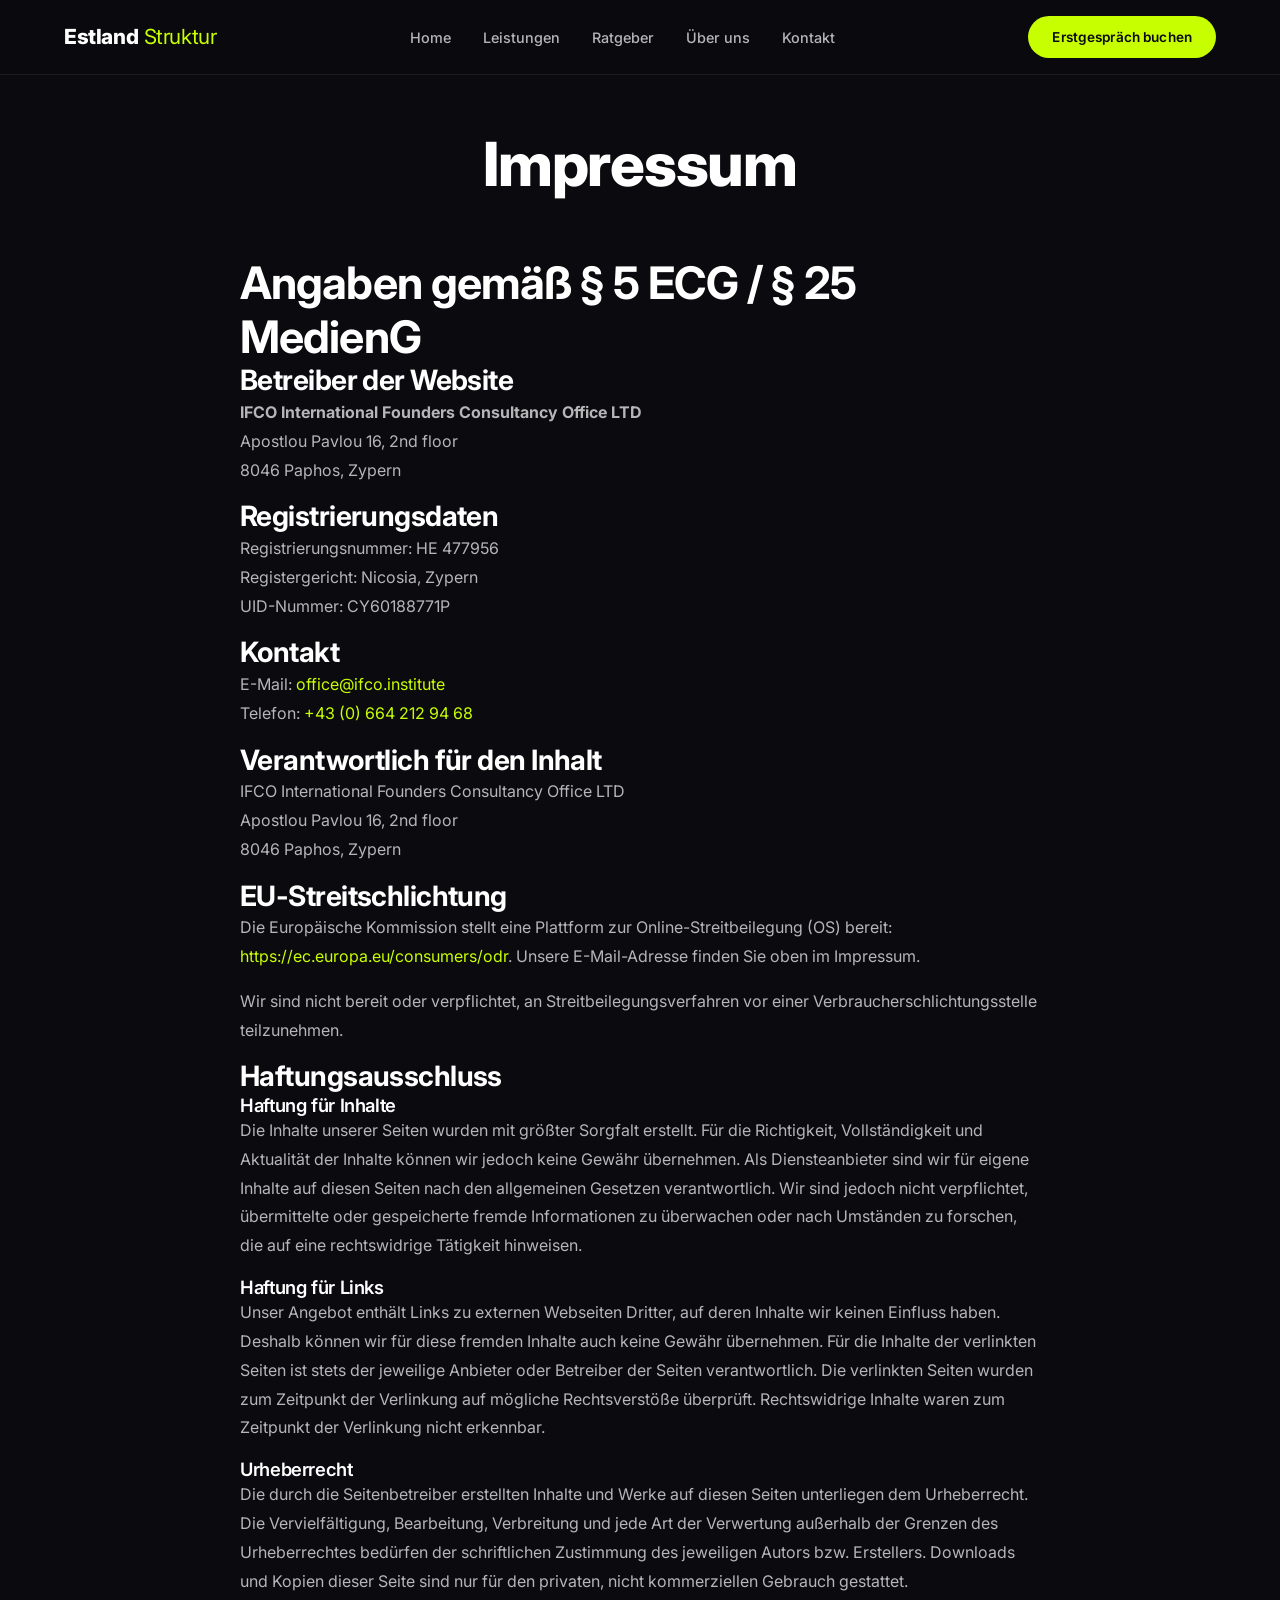
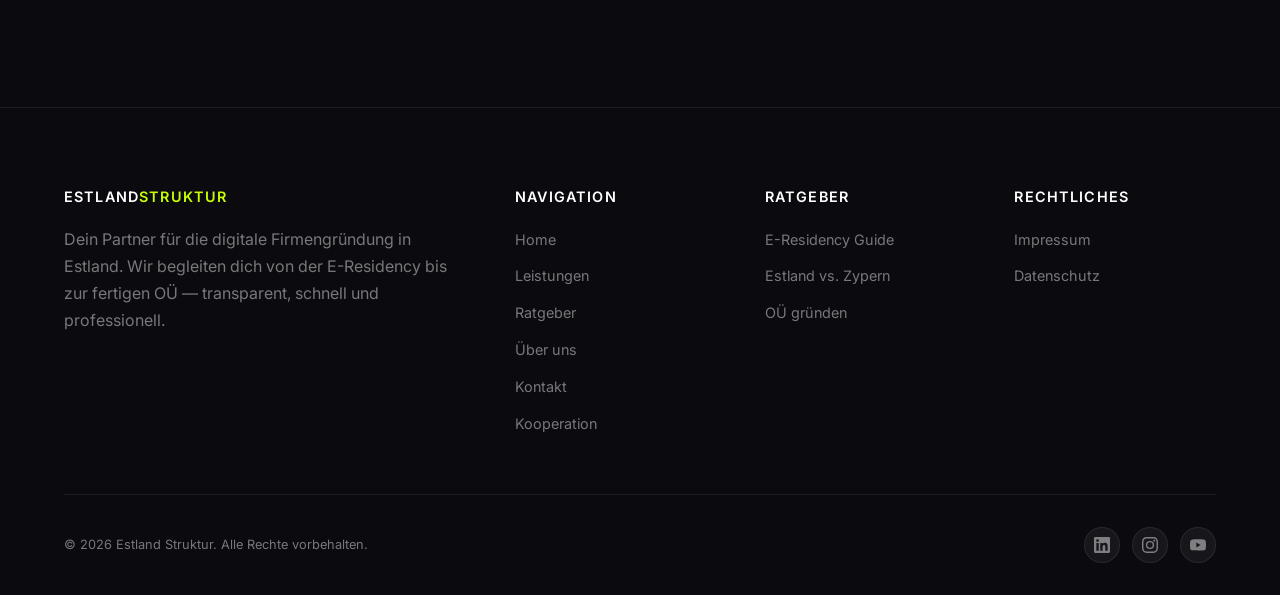
<file: impressum.html>
<!DOCTYPE html>
<html lang="de">
<head>
  <meta charset="UTF-8">
  <meta name="viewport" content="width=device-width, initial-scale=1.0">
  <title>Impressum - Estland Struktur</title>
  <meta name="description" content="Impressum von Estland Struktur - IFCO International Founders Consultancy Office LTD">
  <meta name="robots" content="noindex, follow">
  <link rel="preconnect" href="https://fonts.googleapis.com">
  <link rel="preconnect" href="https://fonts.gstatic.com" crossorigin>
  <link href="https://fonts.googleapis.com/css2?family=Inter:wght@400;500;600;700;800&display=swap" rel="stylesheet">
  <link rel="stylesheet" href="css/style.css">
</head>
<body>
  <nav class="nav">
    <div class="nav-inner">
      <a href="index.html" class="logo">Estland <span>Struktur</span></a>
      <ul class="nav-links">
        <li><a href="index.html">Home</a></li>
        <li><a href="firma.html">Leistungen</a></li>
        <li><a href="ratgeber/e-residency-estland.html">Ratgeber</a></li>
        <li><a href="index.html#about">Über uns</a></li>
        <li><a href="index.html#kontakt">Kontakt</a></li>
      </ul>
      <a href="index.html#kontakt" class="btn btn-primary btn-nav">Erstgespräch buchen</a>
      <button class="nav-toggle" aria-label="Menü öffnen">
        <span></span><span></span><span></span>
      </button>
    </div>
  </nav>

  <section class="section" style="padding-top: 8rem;">
    <div class="container">
      <div class="section-header">
        <h1>Impressum</h1>
      </div>
      <div style="max-width: 800px; margin: 0 auto; line-height: 1.8;">

        <h2>Angaben gemäß § 5 ECG / § 25 MedienG</h2>

        <h3>Betreiber der Website</h3>
        <p>
          <strong>IFCO International Founders Consultancy Office LTD</strong><br>
          Apostlou Pavlou 16, 2nd floor<br>
          8046 Paphos, Zypern
        </p>

        <h3>Registrierungsdaten</h3>
        <p>
          Registrierungsnummer: ΗΕ 477956<br>
          Registergericht: Nicosia, Zypern<br>
          UID-Nummer: CY60188771P
        </p>

        <h3>Kontakt</h3>
        <p>
          E-Mail: <a href="mailto:office@ifco.institute">office@ifco.institute</a><br>
          Telefon: <a href="tel:+436642129468">+43 (0) 664 212 94 68</a>
        </p>

        <h3>Verantwortlich für den Inhalt</h3>
        <p>
          IFCO International Founders Consultancy Office LTD<br>
          Apostlou Pavlou 16, 2nd floor<br>
          8046 Paphos, Zypern
        </p>

        <h3>EU-Streitschlichtung</h3>
        <p>
          Die Europäische Kommission stellt eine Plattform zur Online-Streitbeilegung (OS) bereit:
          <a href="https://ec.europa.eu/consumers/odr" target="_blank" rel="noopener">https://ec.europa.eu/consumers/odr</a>.
          Unsere E-Mail-Adresse finden Sie oben im Impressum.
        </p>
        <p>
          Wir sind nicht bereit oder verpflichtet, an Streitbeilegungsverfahren vor einer
          Verbraucherschlichtungsstelle teilzunehmen.
        </p>

        <h3>Haftungsausschluss</h3>
        <h4>Haftung für Inhalte</h4>
        <p>
          Die Inhalte unserer Seiten wurden mit größter Sorgfalt erstellt. Für die Richtigkeit,
          Vollständigkeit und Aktualität der Inhalte können wir jedoch keine Gewähr übernehmen.
          Als Diensteanbieter sind wir für eigene Inhalte auf diesen Seiten nach den allgemeinen
          Gesetzen verantwortlich. Wir sind jedoch nicht verpflichtet, übermittelte oder gespeicherte
          fremde Informationen zu überwachen oder nach Umständen zu forschen, die auf eine
          rechtswidrige Tätigkeit hinweisen.
        </p>

        <h4>Haftung für Links</h4>
        <p>
          Unser Angebot enthält Links zu externen Webseiten Dritter, auf deren Inhalte wir keinen
          Einfluss haben. Deshalb können wir für diese fremden Inhalte auch keine Gewähr übernehmen.
          Für die Inhalte der verlinkten Seiten ist stets der jeweilige Anbieter oder Betreiber der
          Seiten verantwortlich. Die verlinkten Seiten wurden zum Zeitpunkt der Verlinkung auf
          mögliche Rechtsverstöße überprüft. Rechtswidrige Inhalte waren zum Zeitpunkt der
          Verlinkung nicht erkennbar.
        </p>

        <h4>Urheberrecht</h4>
        <p>
          Die durch die Seitenbetreiber erstellten Inhalte und Werke auf diesen Seiten unterliegen
          dem Urheberrecht. Die Vervielfältigung, Bearbeitung, Verbreitung und jede Art der
          Verwertung außerhalb der Grenzen des Urheberrechtes bedürfen der schriftlichen Zustimmung
          des jeweiligen Autors bzw. Erstellers. Downloads und Kopien dieser Seite sind nur für den
          privaten, nicht kommerziellen Gebrauch gestattet.
        </p>

      </div>
    </div>
  </section>

  <footer class="footer">
    <div class="container">
      <div class="footer-grid">
        <div>
          <h4>Estland<span style="color: var(--accent);">Struktur</span></h4>
          <p>Dein Partner für die digitale Firmengründung in Estland. Wir begleiten dich von der E-Residency bis zur fertigen OÜ — transparent, schnell und professionell.</p>
        </div>
        <div>
          <h4>Navigation</h4>
          <ul class="footer-links">
            <li><a href="index.html">Home</a></li>
            <li><a href="firma.html">Leistungen</a></li>
            <li><a href="ratgeber/e-residency-estland.html">Ratgeber</a></li>
            <li><a href="index.html#about">Über uns</a></li>
            <li><a href="index.html#kontakt">Kontakt</a></li>
            <li><a href="kooperation.html">Kooperation</a></li>
          </ul>
        </div>
        <div>
          <h4>Ratgeber</h4>
          <ul class="footer-links">
            <li><a href="ratgeber/e-residency-estland.html">E-Residency Guide</a></li>
            <li><a href="ratgeber/estland-oder-zypern.html">Estland vs. Zypern</a></li>
            <li><a href="ratgeber/oue-gruenden-kosten.html">OÜ gründen</a></li>
          </ul>
        </div>
        <div>
          <h4>Rechtliches</h4>
          <ul class="footer-links">
            <li><a href="impressum.html">Impressum</a></li>
            <li><a href="datenschutz.html">Datenschutz</a></li>
          </ul>
        </div>
      </div>
      <div class="footer-bottom">
        <span>&copy; 2026 Estland Struktur. Alle Rechte vorbehalten.</span>
        <div class="footer-social">
          <a href="#" aria-label="LinkedIn">
            <svg width="16" height="16" fill="currentColor" viewBox="0 0 24 24"><path d="M20.447 20.452h-3.554v-5.569c0-1.328-.027-3.037-1.852-3.037-1.853 0-2.136 1.445-2.136 2.939v5.667H9.351V9h3.414v1.561h.046c.477-.9 1.637-1.85 3.37-1.85 3.601 0 4.267 2.37 4.267 5.455v6.286zM5.337 7.433a2.062 2.062 0 01-2.063-2.065 2.064 2.064 0 112.063 2.065zm1.782 13.019H3.555V9h3.564v11.452zM22.225 0H1.771C.792 0 0 .774 0 1.729v20.542C0 23.227.792 24 1.771 24h20.451C23.2 24 24 23.227 24 22.271V1.729C24 .774 23.2 0 22.222 0h.003z"/></svg>
          </a>
          <a href="#" aria-label="Instagram">
            <svg width="16" height="16" fill="currentColor" viewBox="0 0 24 24"><path d="M12 2.163c3.204 0 3.584.012 4.85.07 3.252.148 4.771 1.691 4.919 4.919.058 1.265.069 1.645.069 4.849 0 3.205-.012 3.584-.069 4.849-.149 3.225-1.664 4.771-4.919 4.919-1.266.058-1.644.07-4.85.07-3.204 0-3.584-.012-4.849-.07-3.26-.149-4.771-1.699-4.919-4.92-.058-1.265-.07-1.644-.07-4.849 0-3.204.013-3.583.07-4.849.149-3.227 1.664-4.771 4.919-4.919 1.266-.057 1.645-.069 4.849-.069zM12 0C8.741 0 8.333.014 7.053.072 2.695.272.273 2.69.073 7.052.014 8.333 0 8.741 0 12c0 3.259.014 3.668.072 4.948.2 4.358 2.618 6.78 6.98 6.98C8.333 23.986 8.741 24 12 24c3.259 0 3.668-.014 4.948-.072 4.354-.2 6.782-2.618 6.979-6.98.059-1.28.073-1.689.073-4.948 0-3.259-.014-3.667-.072-4.947-.196-4.354-2.617-6.78-6.979-6.98C15.668.014 15.259 0 12 0zm0 5.838a6.162 6.162 0 100 12.324 6.162 6.162 0 000-12.324zM12 16a4 4 0 110-8 4 4 0 010 8zm6.406-11.845a1.44 1.44 0 100 2.881 1.44 1.44 0 000-2.881z"/></svg>
          </a>
          <a href="#" aria-label="YouTube">
            <svg width="16" height="16" fill="currentColor" viewBox="0 0 24 24"><path d="M23.498 6.186a3.016 3.016 0 00-2.122-2.136C19.505 3.545 12 3.545 12 3.545s-7.505 0-9.377.505A3.017 3.017 0 00.502 6.186C0 8.07 0 12 0 12s0 3.93.502 5.814a3.016 3.016 0 002.122 2.136c1.871.505 9.376.505 9.376.505s7.505 0 9.377-.505a3.015 3.015 0 002.122-2.136C24 15.93 24 12 24 12s0-3.93-.502-5.814zM9.545 15.568V8.432L15.818 12l-6.273 3.568z"/></svg>
          </a>
        </div>
      </div>
    </div>
  </footer>

  <script src="js/main.js"></script>
</body>
</html>
</file>
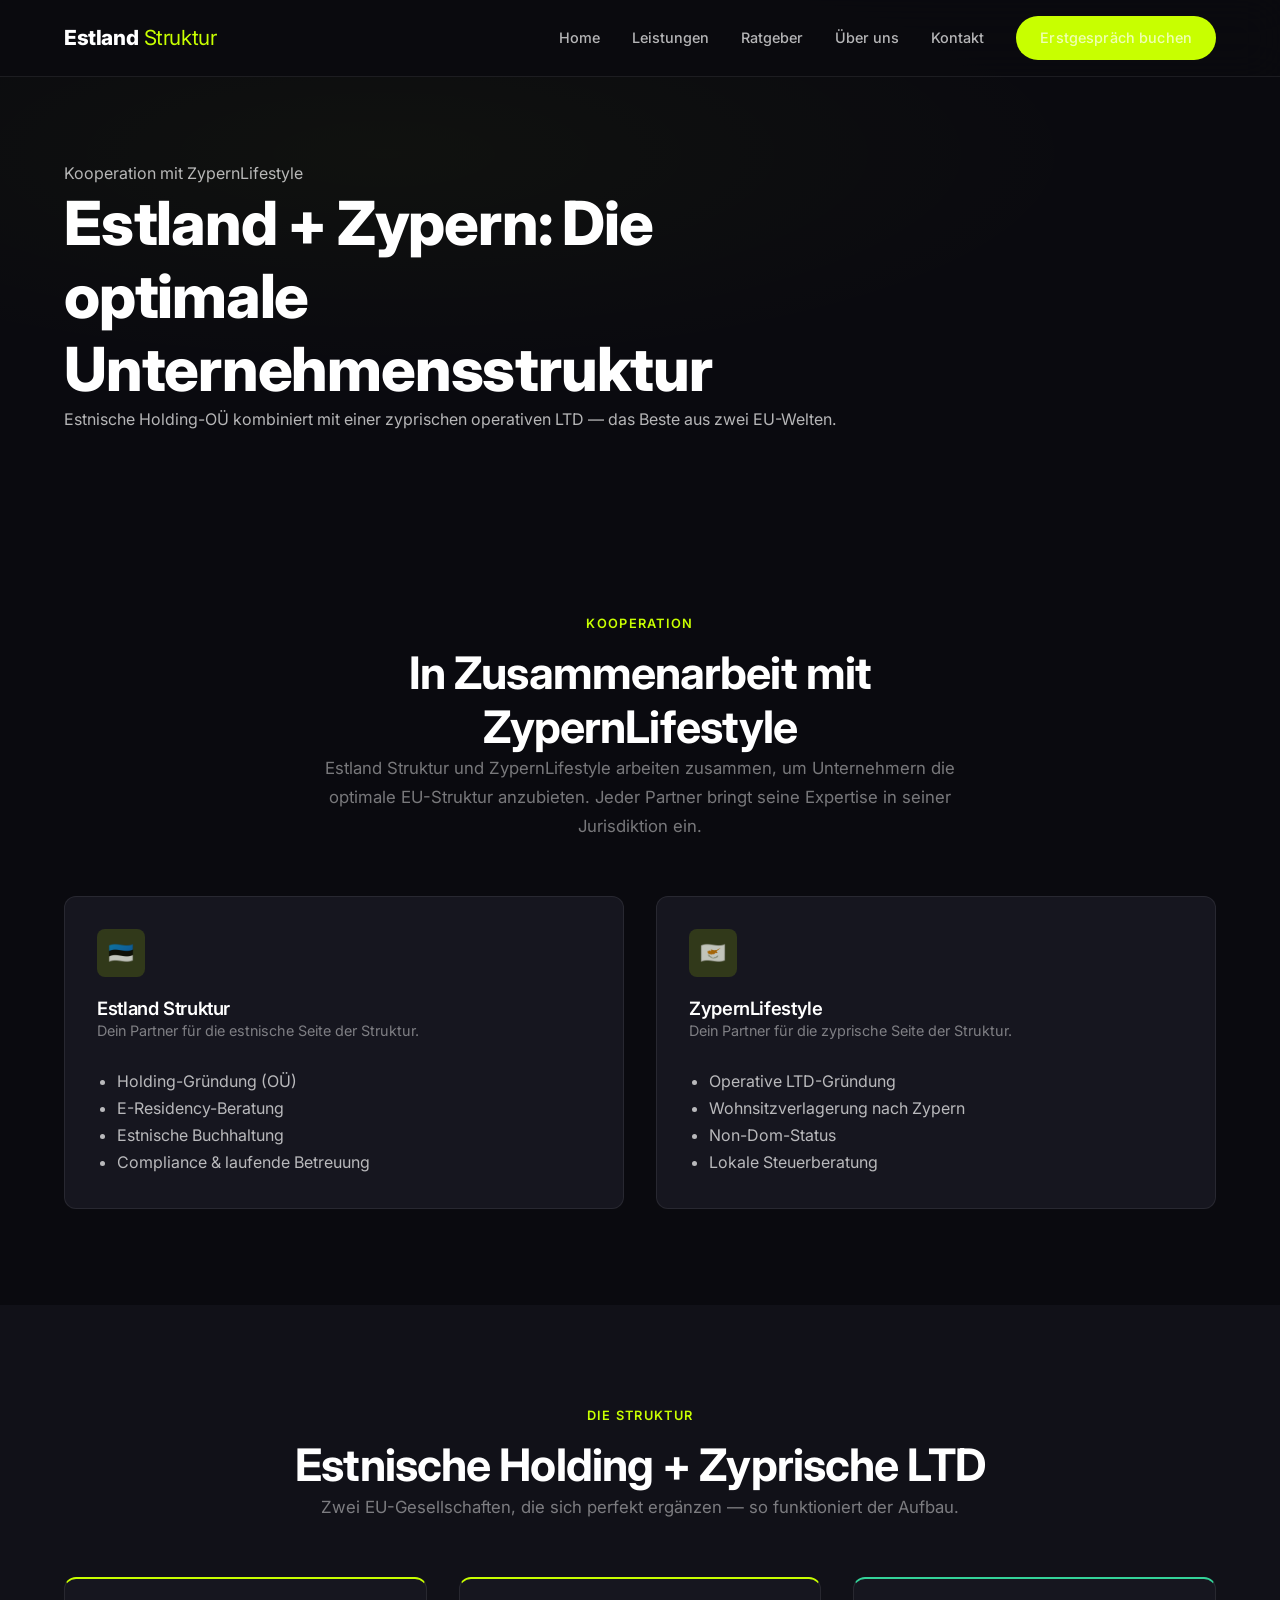
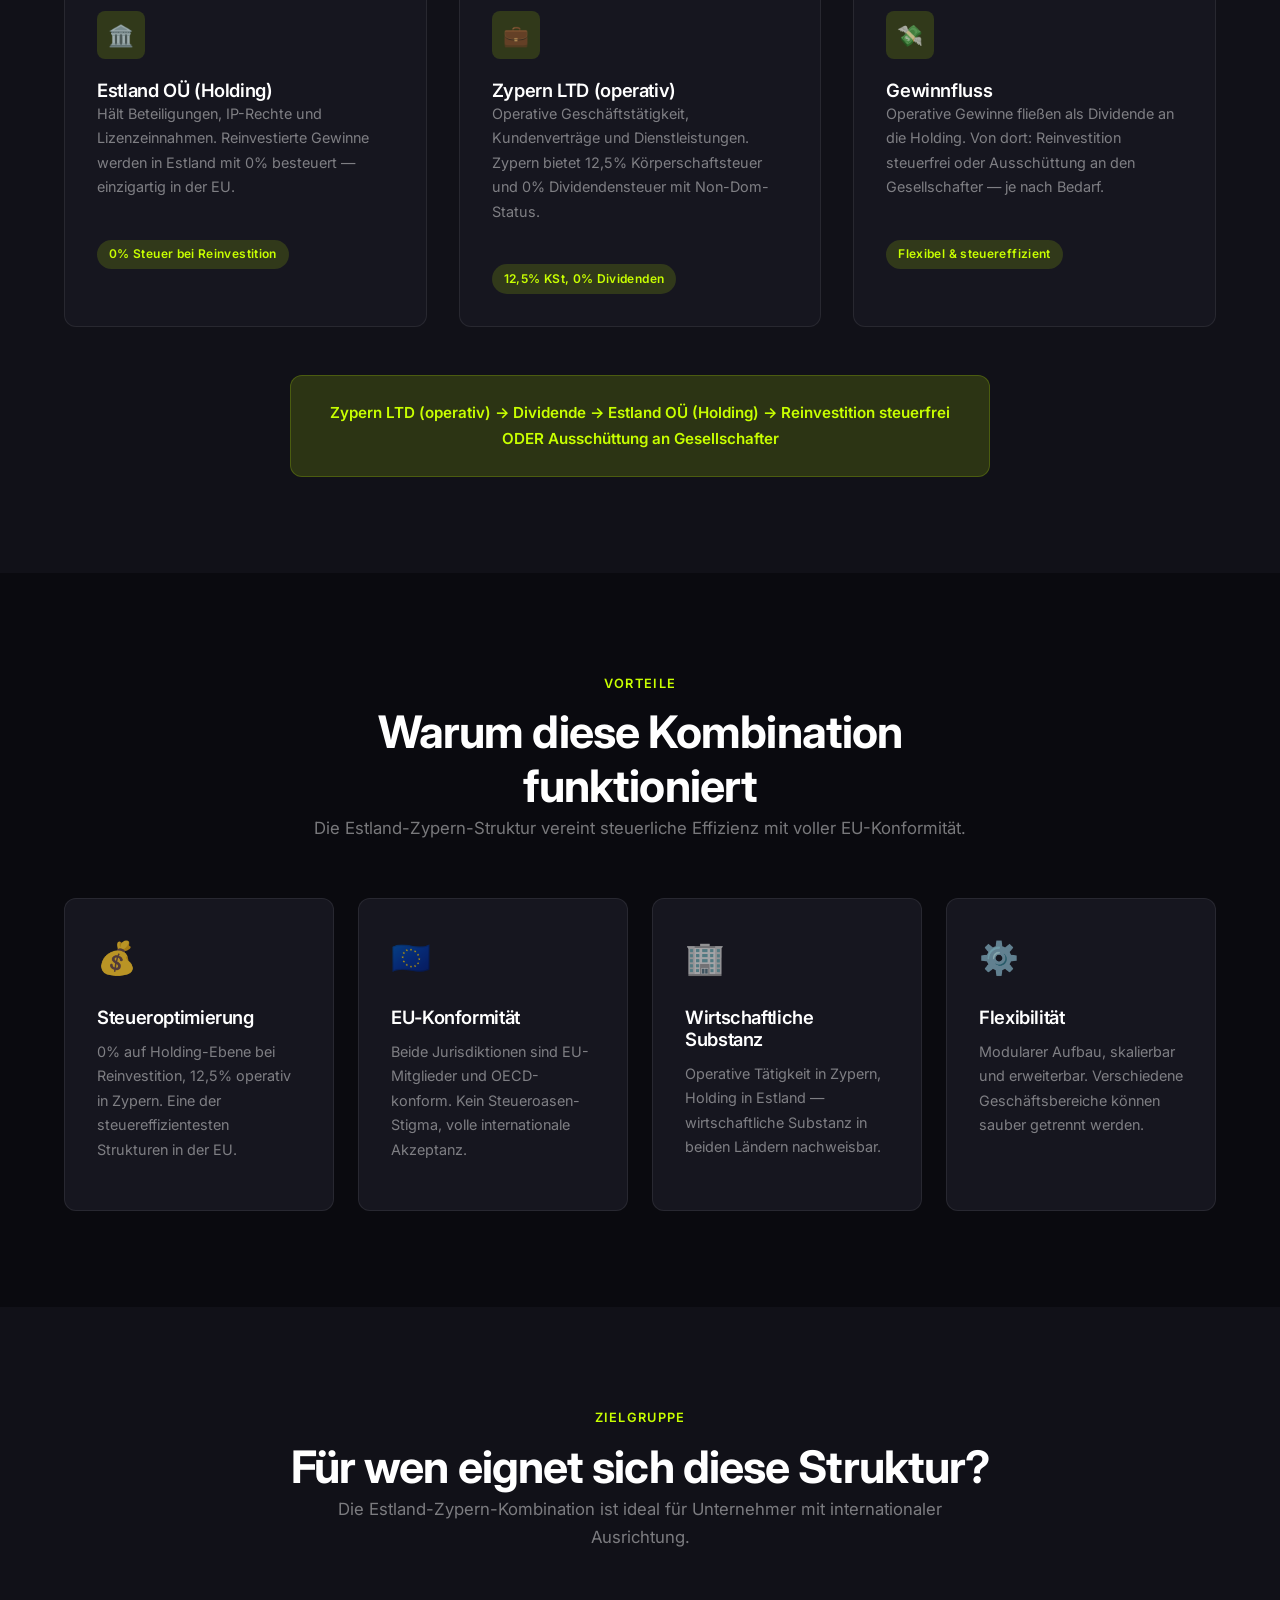
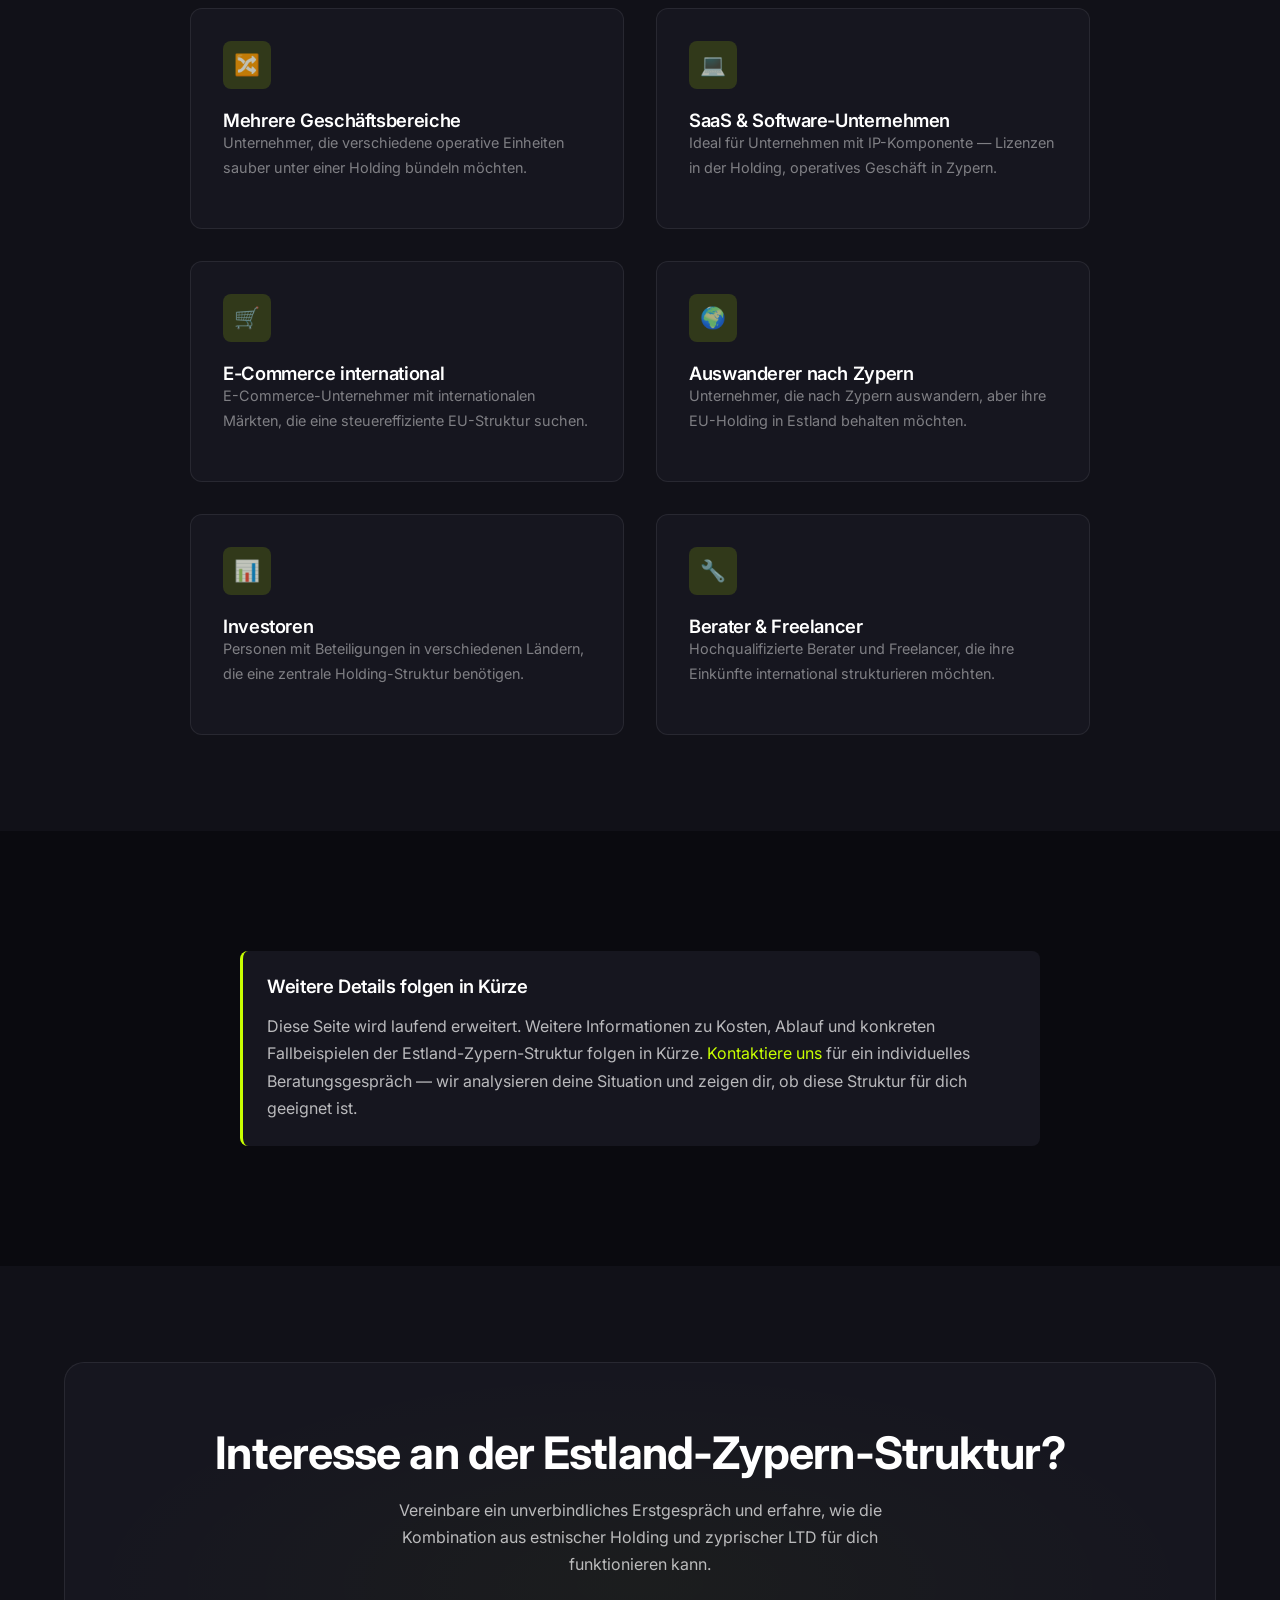
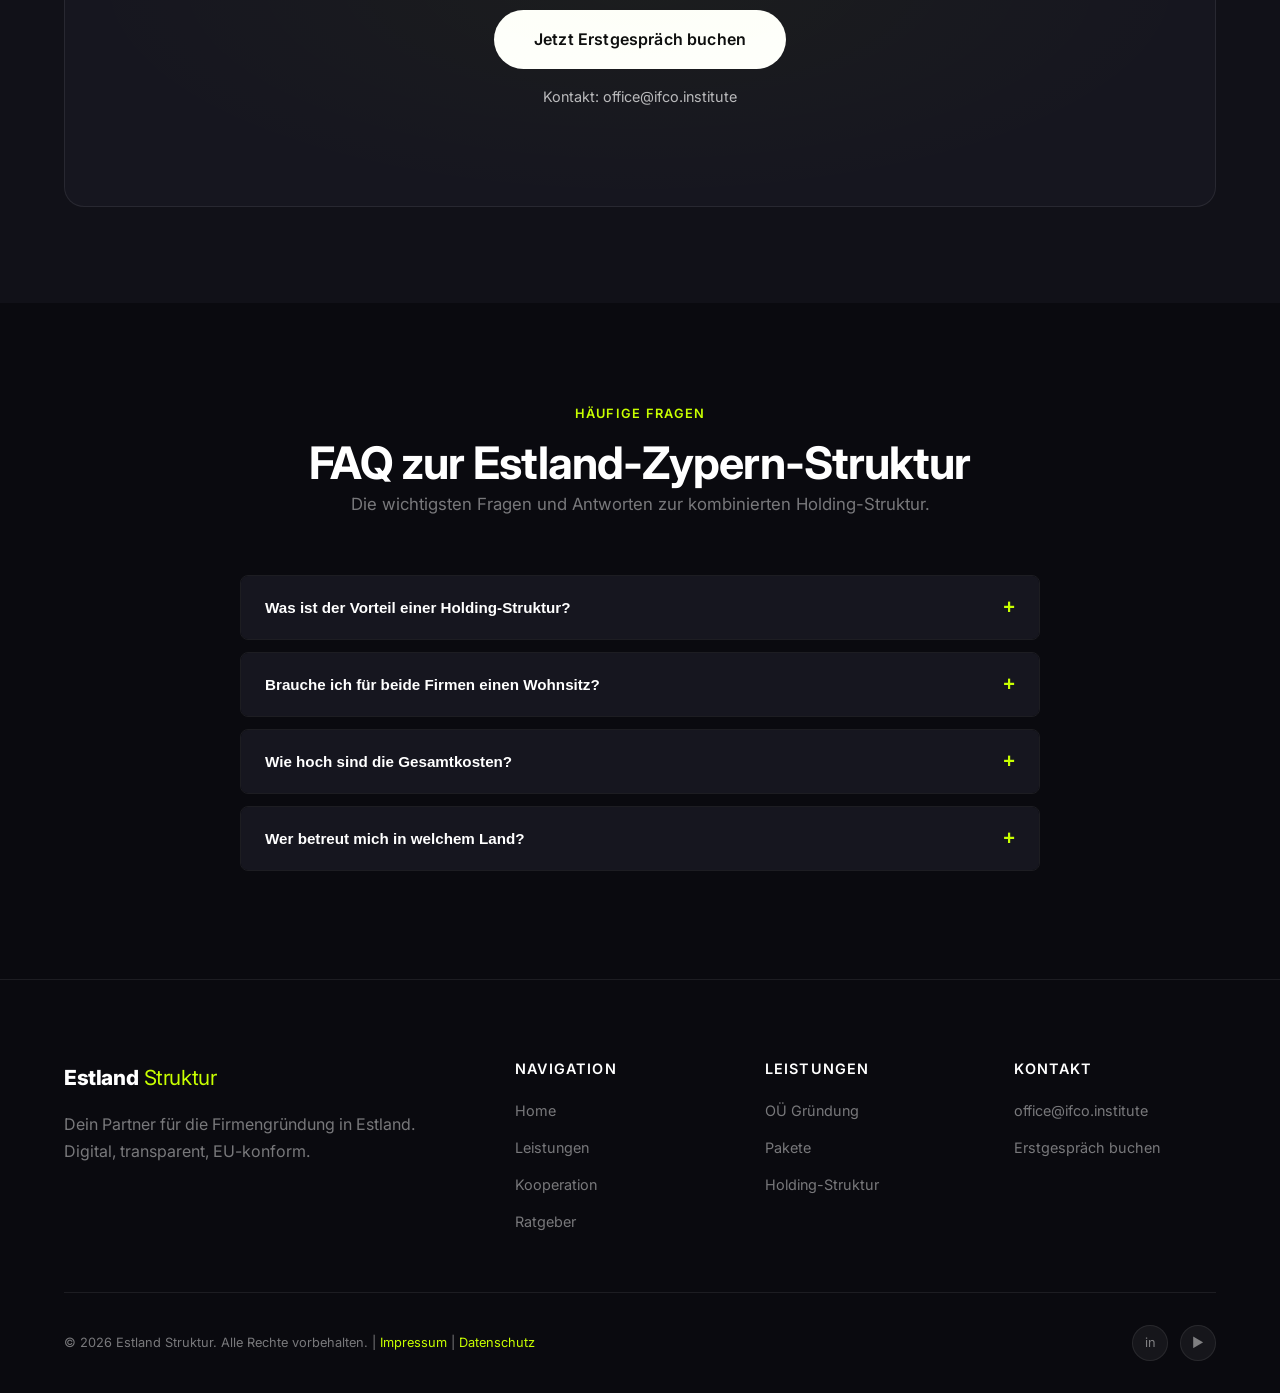
<file: kooperation.html>
<!DOCTYPE html>
<html lang="de">
<head>
  <meta charset="UTF-8">
  <meta name="viewport" content="width=device-width, initial-scale=1.0">
  <title>Estland + Zypern Holding-Struktur | Estland Struktur x ZypernLifestyle</title>
  <meta name="description" content="Estnische Holding-OÜ kombiniert mit zyprischer operativer LTD — die optimale EU-Unternehmensstruktur. 0% Steuer auf Holding-Ebene, 12,5% operativ. Kooperation Estland Struktur & ZypernLifestyle.">
  <meta name="keywords" content="Estland Holding, Zypern LTD, OÜ Holding, Zypern Firma, EU Unternehmensstruktur, Non-Dom Zypern, Holding Struktur, Estland Struktur, ZypernLifestyle">
  <meta property="og:title" content="Estland + Zypern: Die optimale Unternehmensstruktur | Estland Struktur x ZypernLifestyle">
  <meta property="og:description" content="Estnische Holding-OÜ kombiniert mit einer zyprischen operativen LTD — das Beste aus zwei EU-Welten.">
  <meta property="og:type" content="website">
  <meta property="og:url" content="https://estland-struktur.com/kooperation.html">
  <link rel="canonical" href="https://estland-struktur.com/kooperation.html">
  <link href="https://fonts.googleapis.com/css2?family=Inter:wght@400;500;600;700;800&display=swap" rel="stylesheet">
  <link rel="stylesheet" href="css/style.css">
</head>
<body>

  <!-- Navigation -->
  <nav class="nav">
    <div class="nav-inner">
      <a href="index.html" class="nav-logo">Estland<span>Struktur</span></a>
      <ul class="nav-links">
        <li><a href="index.html">Home</a></li>
        <li><a href="firma.html">Leistungen</a></li>
        <li><a href="ratgeber/">Ratgeber</a></li>
        <li><a href="index.html#about">Über uns</a></li>
        <li><a href="index.html#kontakt">Kontakt</a></li>
        <li><a href="index.html#kontakt" class="btn btn-primary btn-sm">Erstgespräch buchen</a></li>
      </ul>
      <button class="nav-toggle" aria-label="Menü öffnen">☰</button>
    </div>
  </nav>

  <!-- Hero -->
  <section class="article-hero">
    <div class="container">
      <span class="subtitle">Kooperation mit ZypernLifestyle</span>
      <h1>Estland + Zypern: Die optimale Unternehmensstruktur</h1>
      <p>Estnische Holding-OÜ kombiniert mit einer zyprischen operativen LTD — das Beste aus zwei EU-Welten.</p>
    </div>
  </section>

  <!-- Kooperationspartner -->
  <section class="section">
    <div class="container">
      <div class="section-header">
        <span class="section-label">Kooperation</span>
        <h2>In Zusammenarbeit mit ZypernLifestyle</h2>
        <p>Estland Struktur und ZypernLifestyle arbeiten zusammen, um Unternehmern die optimale EU-Struktur anzubieten. Jeder Partner bringt seine Expertise in seiner Jurisdiktion ein.</p>
      </div>
      <div class="grid grid-2">
        <div class="card">
          <div class="card-icon">🇪🇪</div>
          <h4>Estland Struktur</h4>
          <p class="text-light text-sm mb-3">Dein Partner für die estnische Seite der Struktur.</p>
          <ul style="padding-left: 1.25rem;">
            <li>Holding-Gründung (OÜ)</li>
            <li>E-Residency-Beratung</li>
            <li>Estnische Buchhaltung</li>
            <li>Compliance &amp; laufende Betreuung</li>
          </ul>
        </div>
        <div class="card">
          <div class="card-icon">🇨🇾</div>
          <h4>ZypernLifestyle</h4>
          <p class="text-light text-sm mb-3">Dein Partner für die zyprische Seite der Struktur.</p>
          <ul style="padding-left: 1.25rem;">
            <li>Operative LTD-Gründung</li>
            <li>Wohnsitzverlagerung nach Zypern</li>
            <li>Non-Dom-Status</li>
            <li>Lokale Steuerberatung</li>
          </ul>
        </div>
      </div>
    </div>
  </section>

  <!-- Struktur-Erklärung -->
  <section class="section section-alt" id="struktur">
    <div class="container">
      <div class="section-header">
        <span class="section-label">Die Struktur</span>
        <h2>Estnische Holding + Zyprische LTD</h2>
        <p>Zwei EU-Gesellschaften, die sich perfekt ergänzen — so funktioniert der Aufbau.</p>
      </div>
      <div class="grid grid-3">
        <div class="card" style="border-top: 2px solid var(--accent);">
          <div class="card-icon">🏛️</div>
          <h4>Estland OÜ (Holding)</h4>
          <p class="text-light text-sm">Hält Beteiligungen, IP-Rechte und Lizenzeinnahmen. Reinvestierte Gewinne werden in Estland mit 0% besteuert — einzigartig in der EU.</p>
          <div class="badge mt-3">0% Steuer bei Reinvestition</div>
        </div>
        <div class="card" style="border-top: 2px solid var(--accent);">
          <div class="card-icon">💼</div>
          <h4>Zypern LTD (operativ)</h4>
          <p class="text-light text-sm">Operative Geschäftstätigkeit, Kundenverträge und Dienstleistungen. Zypern bietet 12,5% Körperschaftsteuer und 0% Dividendensteuer mit Non-Dom-Status.</p>
          <div class="badge mt-3">12,5% KSt, 0% Dividenden</div>
        </div>
        <div class="card" style="border-top: 2px solid var(--success);">
          <div class="card-icon">💸</div>
          <h4>Gewinnfluss</h4>
          <p class="text-light text-sm">Operative Gewinne fließen als Dividende an die Holding. Von dort: Reinvestition steuerfrei oder Ausschüttung an den Gesellschafter — je nach Bedarf.</p>
          <div class="badge mt-3">Flexibel &amp; steuereffizient</div>
        </div>
      </div>

      <!-- Visual Flow -->
      <div style="max-width: 700px; margin: 3rem auto 0; text-align: center;">
        <div class="card" style="background: var(--accent-dim); border: 1px solid rgba(200,255,0,0.2); padding: 1.5rem;">
          <p style="margin: 0; font-weight: 600; color: var(--accent); font-size: 0.95rem;">
            Zypern LTD (operativ) → Dividende → Estland OÜ (Holding) → Reinvestition steuerfrei ODER Ausschüttung an Gesellschafter
          </p>
        </div>
      </div>
    </div>
  </section>

  <!-- Vorteile der Kombination -->
  <section class="section" id="vorteile">
    <div class="container">
      <div class="section-header">
        <span class="section-label">Vorteile</span>
        <h2>Warum diese Kombination funktioniert</h2>
        <p>Die Estland-Zypern-Struktur vereint steuerliche Effizienz mit voller EU-Konformität.</p>
      </div>
      <div class="usp-grid">
        <div class="usp-card">
          <div class="usp-icon">💰</div>
          <h4>Steueroptimierung</h4>
          <p class="text-light text-sm">0% auf Holding-Ebene bei Reinvestition, 12,5% operativ in Zypern. Eine der steuereffizientesten Strukturen in der EU.</p>
        </div>
        <div class="usp-card">
          <div class="usp-icon">🇪🇺</div>
          <h4>EU-Konformität</h4>
          <p class="text-light text-sm">Beide Jurisdiktionen sind EU-Mitglieder und OECD-konform. Kein Steueroasen-Stigma, volle internationale Akzeptanz.</p>
        </div>
        <div class="usp-card">
          <div class="usp-icon">🏢</div>
          <h4>Wirtschaftliche Substanz</h4>
          <p class="text-light text-sm">Operative Tätigkeit in Zypern, Holding in Estland — wirtschaftliche Substanz in beiden Ländern nachweisbar.</p>
        </div>
        <div class="usp-card">
          <div class="usp-icon">⚙️</div>
          <h4>Flexibilität</h4>
          <p class="text-light text-sm">Modularer Aufbau, skalierbar und erweiterbar. Verschiedene Geschäftsbereiche können sauber getrennt werden.</p>
        </div>
      </div>
    </div>
  </section>

  <!-- Für wen eignet sich diese Struktur? -->
  <section class="section section-alt" id="zielgruppe">
    <div class="container">
      <div class="section-header">
        <span class="section-label">Zielgruppe</span>
        <h2>Für wen eignet sich diese Struktur?</h2>
        <p>Die Estland-Zypern-Kombination ist ideal für Unternehmer mit internationaler Ausrichtung.</p>
      </div>
      <div class="grid grid-2" style="max-width: 900px; margin: 0 auto;">
        <div class="card">
          <div class="card-icon">🔀</div>
          <h4>Mehrere Geschäftsbereiche</h4>
          <p class="text-light text-sm">Unternehmer, die verschiedene operative Einheiten sauber unter einer Holding bündeln möchten.</p>
        </div>
        <div class="card">
          <div class="card-icon">💻</div>
          <h4>SaaS &amp; Software-Unternehmen</h4>
          <p class="text-light text-sm">Ideal für Unternehmen mit IP-Komponente — Lizenzen in der Holding, operatives Geschäft in Zypern.</p>
        </div>
        <div class="card">
          <div class="card-icon">🛒</div>
          <h4>E-Commerce international</h4>
          <p class="text-light text-sm">E-Commerce-Unternehmer mit internationalen Märkten, die eine steuereffiziente EU-Struktur suchen.</p>
        </div>
        <div class="card">
          <div class="card-icon">🌍</div>
          <h4>Auswanderer nach Zypern</h4>
          <p class="text-light text-sm">Unternehmer, die nach Zypern auswandern, aber ihre EU-Holding in Estland behalten möchten.</p>
        </div>
        <div class="card">
          <div class="card-icon">📊</div>
          <h4>Investoren</h4>
          <p class="text-light text-sm">Personen mit Beteiligungen in verschiedenen Ländern, die eine zentrale Holding-Struktur benötigen.</p>
        </div>
        <div class="card">
          <div class="card-icon">🔧</div>
          <h4>Berater &amp; Freelancer</h4>
          <p class="text-light text-sm">Hochqualifizierte Berater und Freelancer, die ihre Einkünfte international strukturieren möchten.</p>
        </div>
      </div>
    </div>
  </section>

  <!-- Placeholder Info -->
  <section class="section">
    <div class="container">
      <div style="max-width: 800px; margin: 0 auto;">
        <div class="info-box">
          <h4 class="mb-2">Weitere Details folgen in Kürze</h4>
          <p style="margin-bottom: 0;">Diese Seite wird laufend erweitert. Weitere Informationen zu Kosten, Ablauf und konkreten Fallbeispielen der Estland-Zypern-Struktur folgen in Kürze. <a href="index.html#kontakt">Kontaktiere uns</a> für ein individuelles Beratungsgespräch — wir analysieren deine Situation und zeigen dir, ob diese Struktur für dich geeignet ist.</p>
        </div>
      </div>
    </div>
  </section>

  <!-- CTA Banner -->
  <section class="section section-alt" id="kontakt">
    <div class="container">
      <div class="cta-banner">
        <h2>Interesse an der Estland-Zypern-Struktur?</h2>
        <p>Vereinbare ein unverbindliches Erstgespräch und erfahre, wie die Kombination aus estnischer Holding und zyprischer LTD für dich funktionieren kann.</p>
        <a href="mailto:office@ifco.institute" class="btn btn-white btn-lg">Jetzt Erstgespräch buchen</a>
        <p style="margin-top: 1rem; font-size: 0.9rem; color: rgba(255,255,255,0.7);">Kontakt: office@ifco.institute</p>
      </div>
    </div>
  </section>

  <!-- FAQ -->
  <section class="section" id="faq">
    <div class="container">
      <div class="section-header">
        <span class="section-label">Häufige Fragen</span>
        <h2>FAQ zur Estland-Zypern-Struktur</h2>
        <p>Die wichtigsten Fragen und Antworten zur kombinierten Holding-Struktur.</p>
      </div>
      <div style="max-width: 800px; margin: 0 auto;">

        <div class="faq-item">
          <button class="faq-question">Was ist der Vorteil einer Holding-Struktur?</button>
          <div class="faq-answer">
            <p>Eine Holding-Struktur ermöglicht die Trennung von operativem Geschäft und Vermögensverwaltung. Gewinne können von der operativen Gesellschaft an die Holding fließen und dort steuerfrei reinvestiert werden. Das schützt aufgebautes Vermögen und bietet steuerliche Flexibilität bei der Reinvestition in neue Projekte oder Beteiligungen.</p>
          </div>
        </div>

        <div class="faq-item">
          <button class="faq-question">Brauche ich für beide Firmen einen Wohnsitz?</button>
          <div class="faq-answer">
            <p>Nein. Die estnische OÜ kannst du komplett remote über die E-Residency verwalten — ein Wohnsitz in Estland ist nicht erforderlich. Für die zyprische LTD empfiehlt sich ein Wohnsitz in Zypern, um den Non-Dom-Status zu nutzen und wirtschaftliche Substanz nachzuweisen. ZypernLifestyle unterstützt dich bei der Wohnsitzverlagerung.</p>
          </div>
        </div>

        <div class="faq-item">
          <button class="faq-question">Wie hoch sind die Gesamtkosten?</button>
          <div class="faq-answer">
            <p>Die Kosten setzen sich aus den Gründungskosten beider Gesellschaften sowie den laufenden Verwaltungskosten zusammen. Für die estnische OÜ fallen Gründungskosten ab 1.490 € an, für die zyprische LTD variieren die Kosten je nach Umfang. Detaillierte Kostenaufstellungen erhältst du im persönlichen Beratungsgespräch — jede Struktur wird individuell auf deine Situation zugeschnitten.</p>
          </div>
        </div>

        <div class="faq-item">
          <button class="faq-question">Wer betreut mich in welchem Land?</button>
          <div class="faq-answer">
            <p>Estland Struktur betreut dich in allen estnischen Belangen: Holding-Gründung, E-Residency, Buchhaltung und Compliance. ZypernLifestyle übernimmt die zyprische Seite: LTD-Gründung, Wohnsitzverlagerung, Non-Dom-Antrag und lokale Steuerberatung. Beide Partner arbeiten eng zusammen, damit du einen nahtlosen Service erhältst.</p>
          </div>
        </div>

      </div>
    </div>
  </section>

  <!-- Footer -->
  <footer class="footer">
    <div class="container">
      <div class="footer-grid">
        <div>
          <a href="index.html" class="nav-logo" style="margin-bottom: 1rem;">Estland<span>Struktur</span></a>
          <p style="margin-top: 1rem;">Dein Partner für die Firmengründung in Estland. Digital, transparent, EU-konform.</p>
        </div>
        <div>
          <h4>Navigation</h4>
          <ul class="footer-links">
            <li><a href="index.html">Home</a></li>
            <li><a href="firma.html">Leistungen</a></li>
            <li><a href="kooperation.html">Kooperation</a></li>
            <li><a href="ratgeber/">Ratgeber</a></li>
          </ul>
        </div>
        <div>
          <h4>Leistungen</h4>
          <ul class="footer-links">
            <li><a href="firma.html">OÜ Gründung</a></li>
            <li><a href="firma.html#pakete">Pakete</a></li>
            <li><a href="kooperation.html#struktur">Holding-Struktur</a></li>
          </ul>
        </div>
        <div>
          <h4>Kontakt</h4>
          <ul class="footer-links">
            <li><a href="mailto:office@ifco.institute">office@ifco.institute</a></li>
            <li><a href="index.html#kontakt">Erstgespräch buchen</a></li>
          </ul>
        </div>
      </div>
      <div class="footer-bottom">
        <span>&copy; 2026 Estland Struktur. Alle Rechte vorbehalten. | <a href="impressum.html">Impressum</a> | <a href="datenschutz.html">Datenschutz</a></span>
        <div class="footer-social">
          <a href="#" aria-label="LinkedIn">in</a>
          <a href="#" aria-label="YouTube">▶</a>
        </div>
      </div>
    </div>
  </footer>

  <script src="js/main.js"></script>
</body>
</html>
</file>
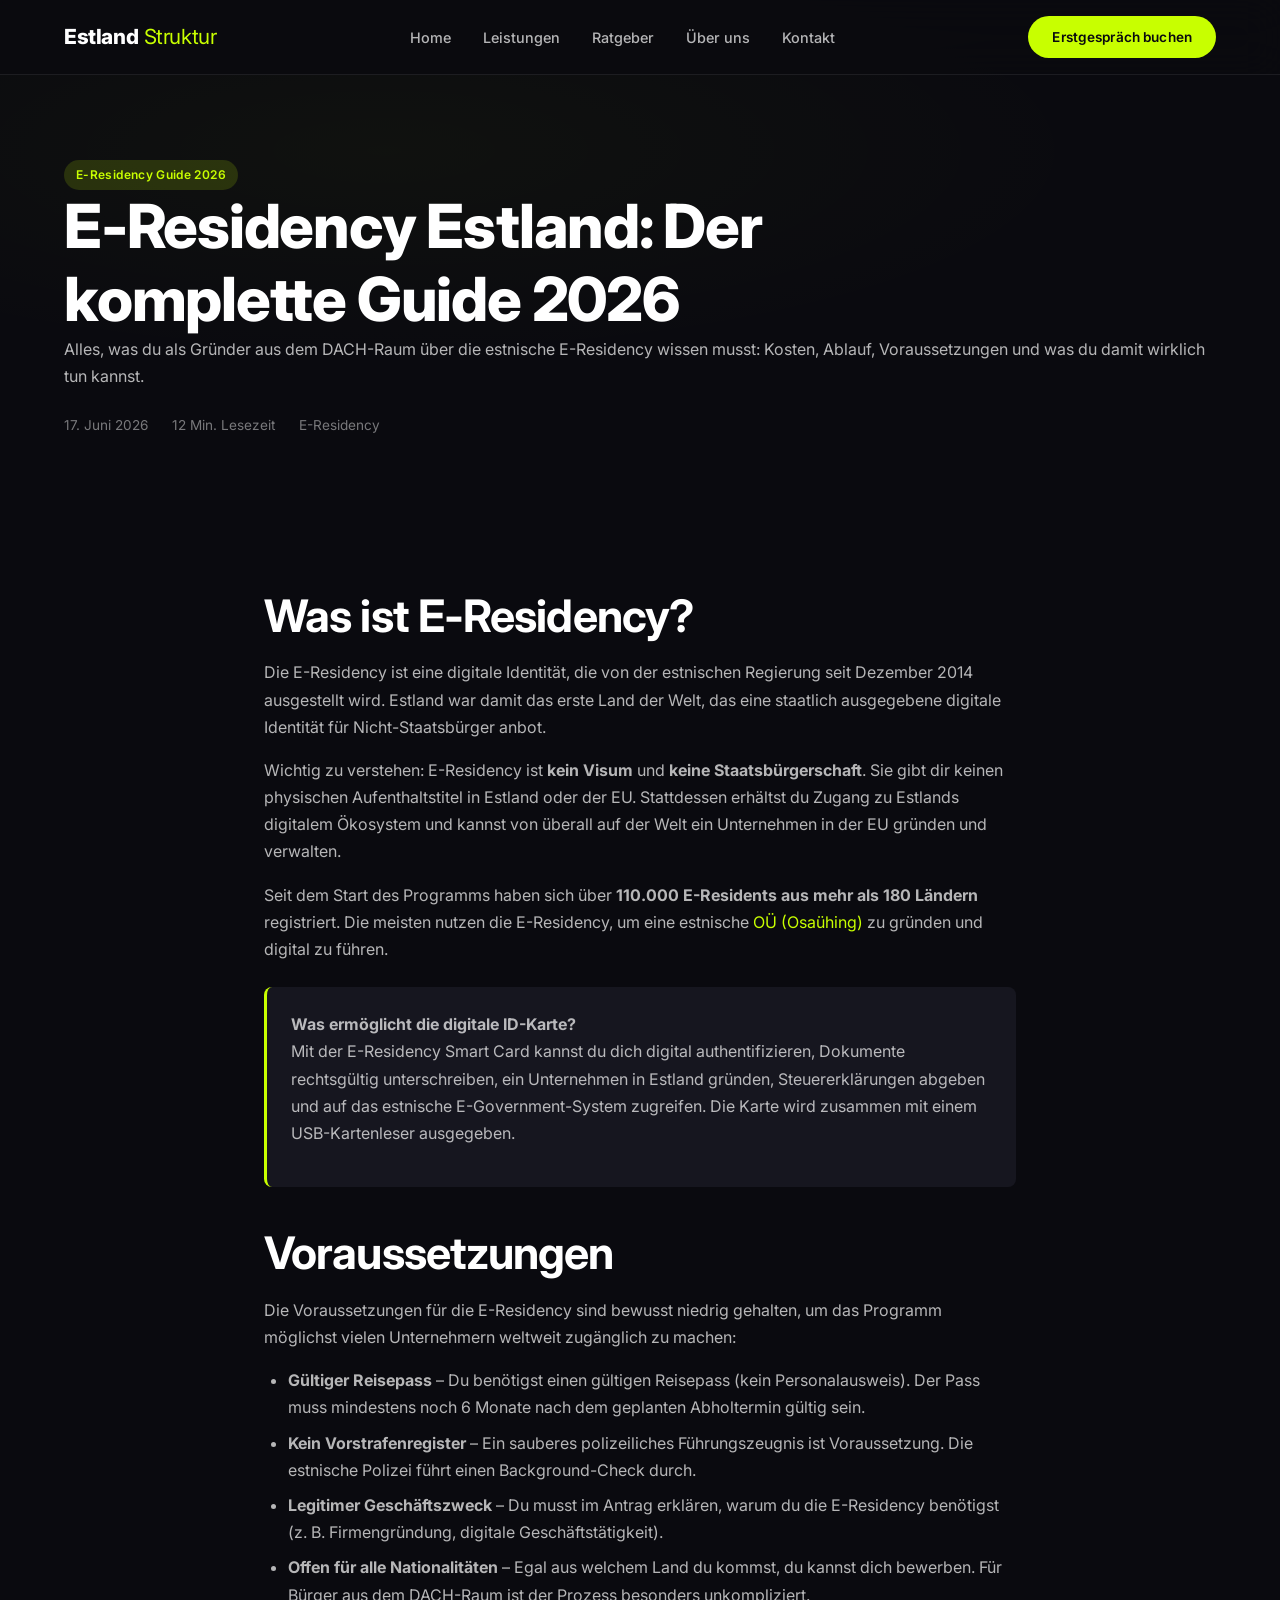
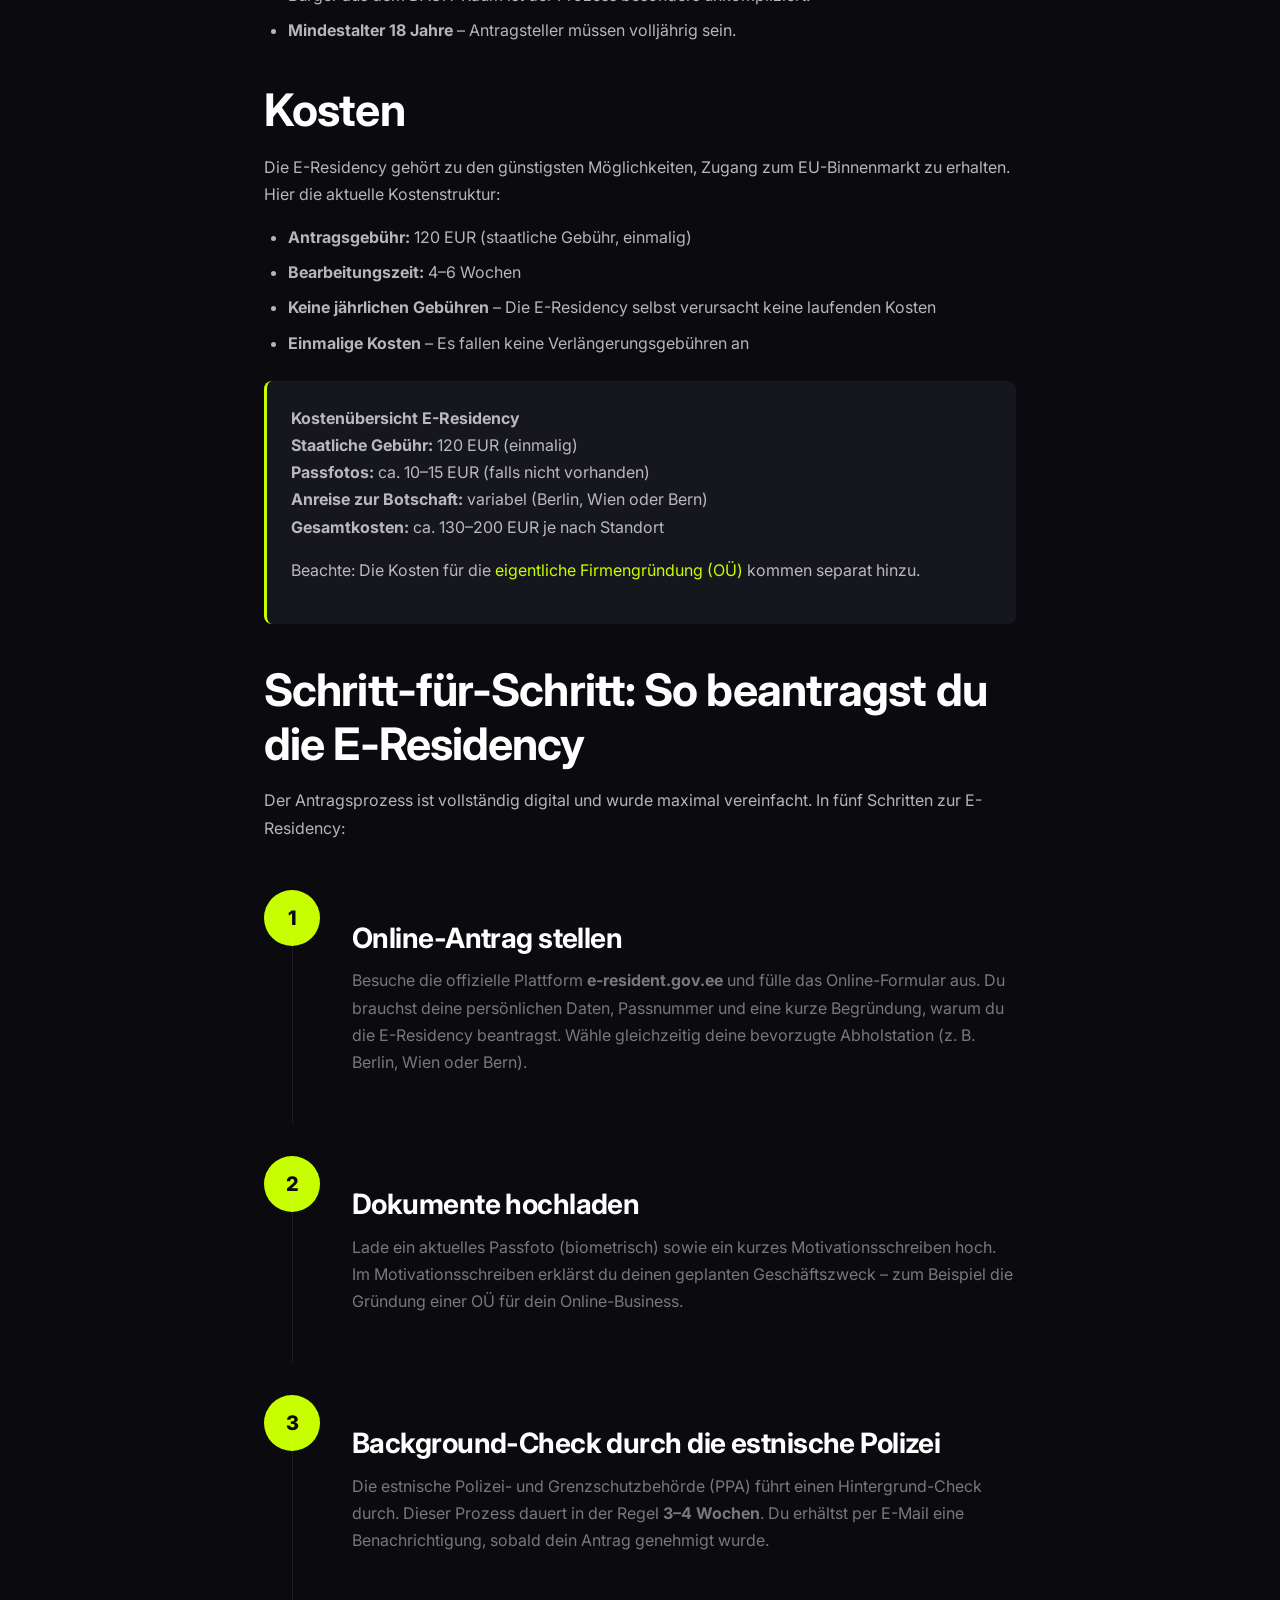
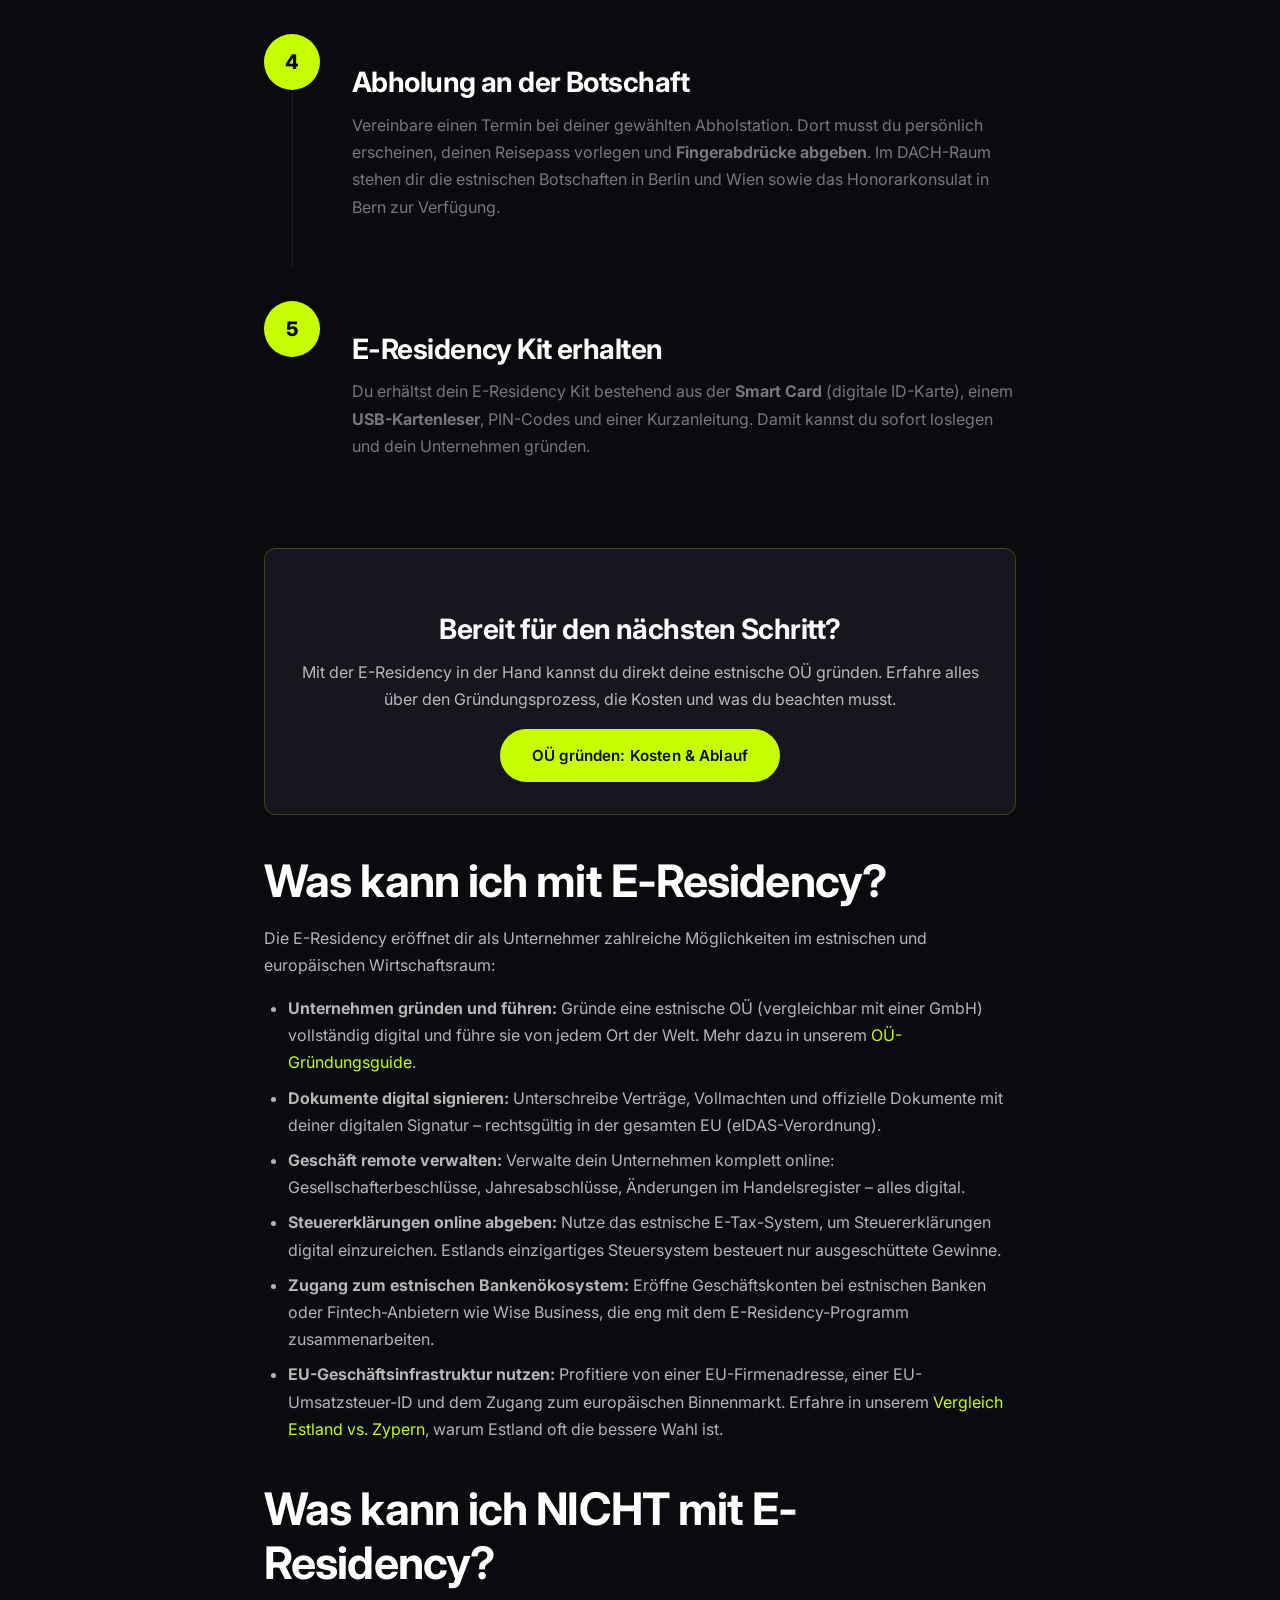
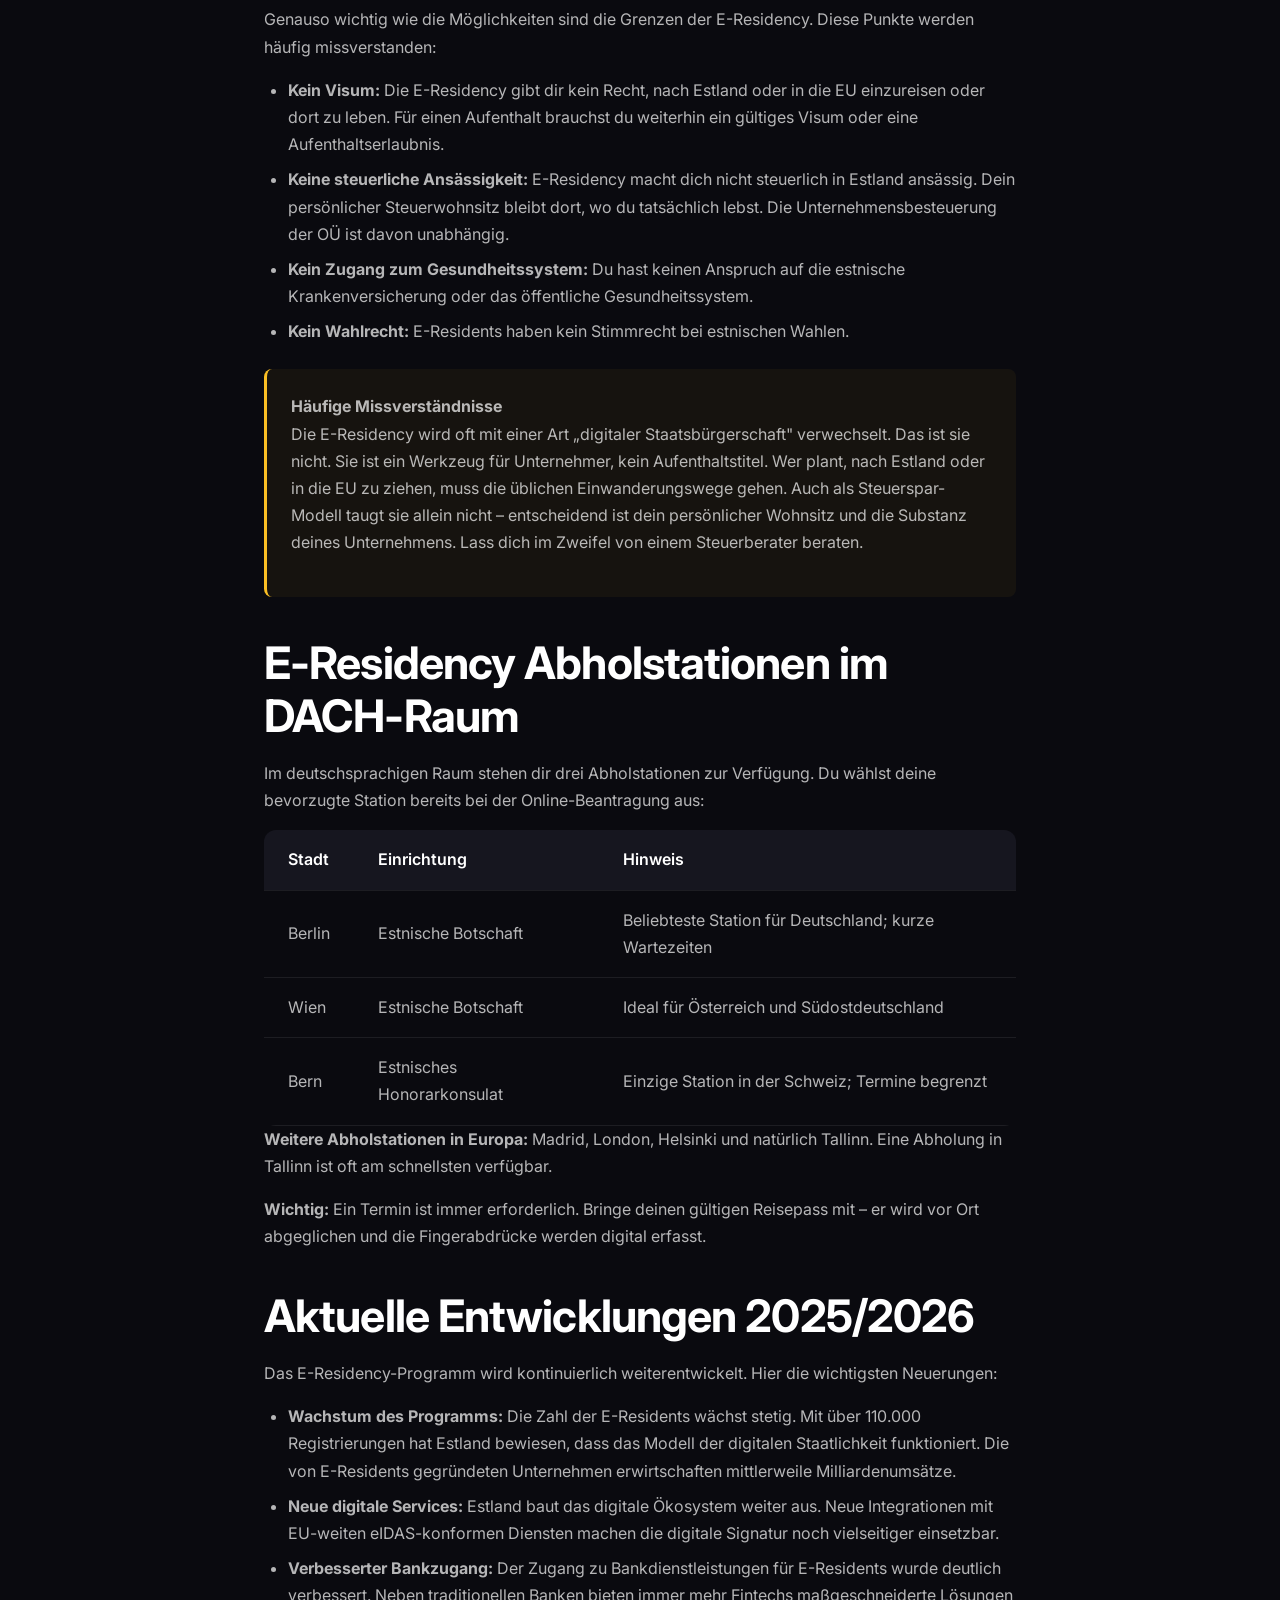
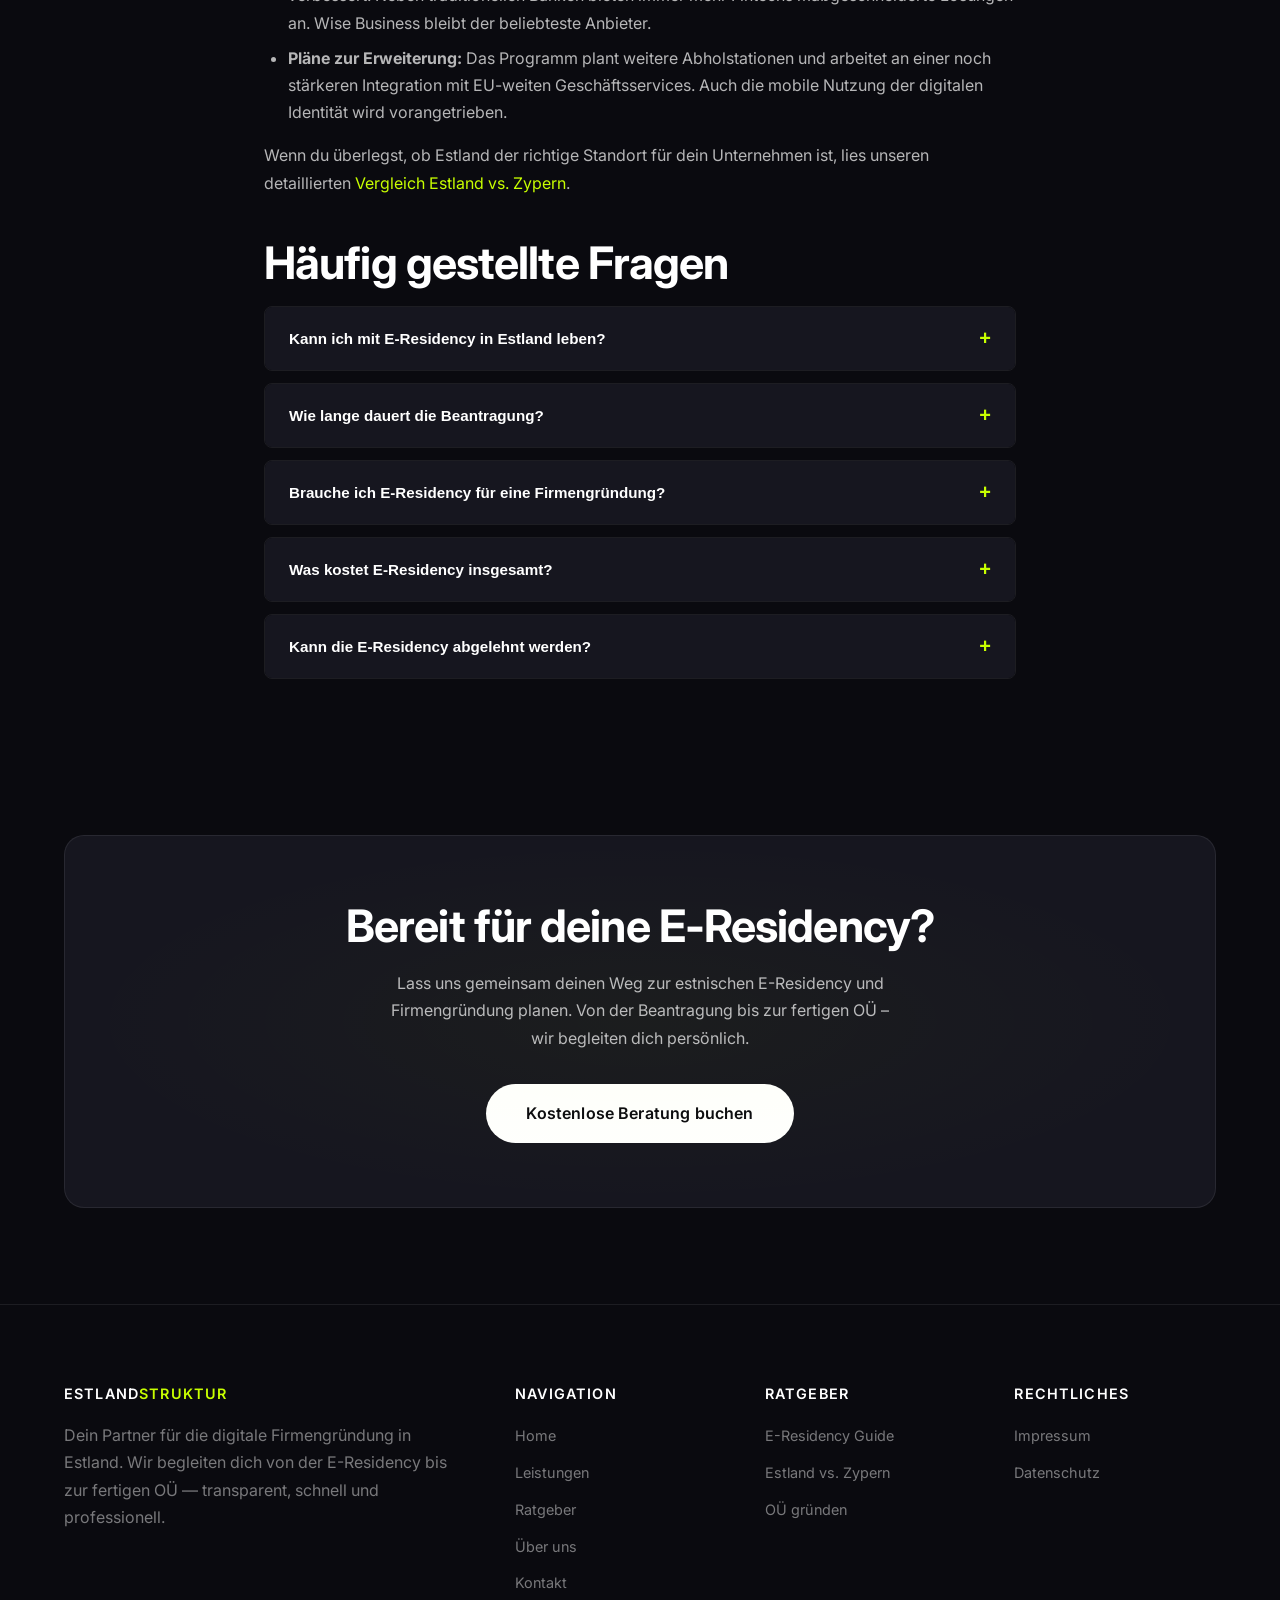
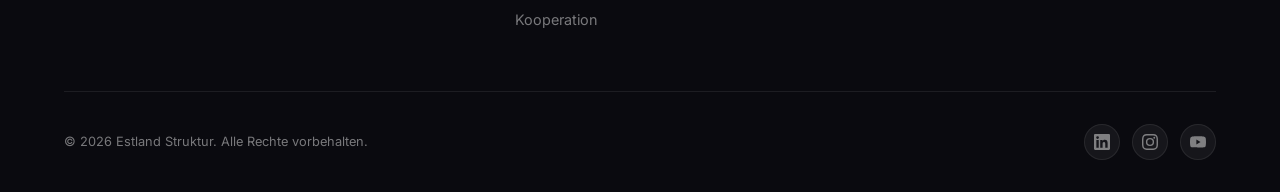
<file: ratgeber/e-residency-estland.html>
<!DOCTYPE html>
<html lang="de">
<head>
    <meta charset="UTF-8">
    <meta name="viewport" content="width=device-width, initial-scale=1.0">
    <title>E-Residency Estland: Der komplette Guide 2026</title>
    <meta name="description" content="Alles über die estnische E-Residency: Kosten, Ablauf, Voraussetzungen, Vorteile. Der ultimative Leitfaden für Gründer aus DACH.">
    <link rel="canonical" href="https://www.estland-struktur.com/ratgeber/e-residency-estland.html">

    <!-- Open Graph -->
    <meta property="og:title" content="E-Residency Estland: Der komplette Guide 2026">
    <meta property="og:description" content="Alles über die estnische E-Residency: Kosten, Ablauf, Voraussetzungen, Vorteile. Der ultimative Leitfaden für Gründer aus DACH.">
    <meta property="og:type" content="article">
    <meta property="og:url" content="https://www.estland-struktur.com/ratgeber/e-residency-estland.html">
    <meta property="og:site_name" content="Estland Struktur">
    <meta property="og:locale" content="de_DE">
    <meta property="article:published_time" content="2026-06-17">
    <meta property="article:section" content="E-Residency">

    <!-- Twitter Card -->
    <meta name="twitter:card" content="summary_large_image">
    <meta name="twitter:title" content="E-Residency Estland: Der komplette Guide 2026">
    <meta name="twitter:description" content="Alles über die estnische E-Residency: Kosten, Ablauf, Voraussetzungen, Vorteile. Der ultimative Leitfaden für Gründer aus DACH.">

    <!-- Google Fonts -->
    <link rel="preconnect" href="https://fonts.googleapis.com">
    <link rel="preconnect" href="https://fonts.gstatic.com" crossorigin>
    <link href="https://fonts.googleapis.com/css2?family=Inter:wght@300;400;500;600;700;800&display=swap" rel="stylesheet">

    <!-- Stylesheet -->
    <link rel="stylesheet" href="../css/style.css">

    <!-- Structured Data -->
    <script type="application/ld+json">
    {
        "@context": "https://schema.org",
        "@type": "Article",
        "headline": "E-Residency Estland: Der komplette Guide 2026",
        "description": "Alles über die estnische E-Residency: Kosten, Ablauf, Voraussetzungen, Vorteile. Der ultimative Leitfaden für Gründer aus DACH.",
        "datePublished": "2026-06-17",
        "dateModified": "2026-06-17",
        "author": {
            "@type": "Organization",
            "name": "Estland Struktur"
        },
        "publisher": {
            "@type": "Organization",
            "name": "Estland Struktur"
        },
        "mainEntityOfPage": {
            "@type": "WebPage",
            "@id": "https://www.estland-struktur.com/ratgeber/e-residency-estland.html"
        },
        "inLanguage": "de",
        "articleSection": "E-Residency"
    }
    </script>
</head>
<body>

    <!-- Navigation -->
    <nav class="nav">
        <div class="nav-inner">
            <a href="../index.html" class="logo">Estland <span>Struktur</span></a>
            <ul class="nav-links">
                <li><a href="../index.html">Home</a></li>
                <li><a href="../firma.html">Leistungen</a></li>
                <li><a href="../ratgeber/e-residency-estland.html">Ratgeber</a></li>
                <li><a href="../index.html#about">Über uns</a></li>
                <li><a href="../index.html#kontakt">Kontakt</a></li>
            </ul>
            <a href="../index.html#kontakt" class="btn btn-primary btn-nav">Erstgespräch buchen</a>
            <button class="nav-toggle" aria-label="Menü öffnen">
                <span></span><span></span><span></span>
            </button>
        </div>
    </nav>

    <!-- Article Hero -->
    <section class="article-hero">
        <div class="container">
            <span class="badge">E-Residency Guide 2026</span>
            <h1>E-Residency Estland: Der komplette Guide 2026</h1>
            <p>Alles, was du als Gründer aus dem DACH-Raum über die estnische E-Residency wissen musst: Kosten, Ablauf, Voraussetzungen und was du damit wirklich tun kannst.</p>
            <div class="article-meta">
                <span>17. Juni 2026</span>
                <span>12 Min. Lesezeit</span>
                <span>E-Residency</span>
            </div>
        </div>
    </section>

    <!-- Article Content -->
    <div class="article-content">

        <!-- Was ist E-Residency? -->
        <h2 id="was-ist-e-residency">Was ist E-Residency?</h2>

        <p>Die E-Residency ist eine digitale Identität, die von der estnischen Regierung seit Dezember 2014 ausgestellt wird. Estland war damit das erste Land der Welt, das eine staatlich ausgegebene digitale Identität für Nicht-Staatsbürger anbot.</p>

        <p>Wichtig zu verstehen: E-Residency ist <strong>kein Visum</strong> und <strong>keine Staatsbürgerschaft</strong>. Sie gibt dir keinen physischen Aufenthaltstitel in Estland oder der EU. Stattdessen erhältst du Zugang zu Estlands digitalem Ökosystem und kannst von überall auf der Welt ein Unternehmen in der EU gründen und verwalten.</p>

        <p>Seit dem Start des Programms haben sich über <strong>110.000 E-Residents aus mehr als 180 Ländern</strong> registriert. Die meisten nutzen die E-Residency, um eine estnische <a href="../ratgeber/oue-gruenden-kosten.html">OÜ (Osaühing)</a> zu gründen und digital zu führen.</p>

        <div class="info-box">
            <strong>Was ermöglicht die digitale ID-Karte?</strong>
            <p>Mit der E-Residency Smart Card kannst du dich digital authentifizieren, Dokumente rechtsgültig unterschreiben, ein Unternehmen in Estland gründen, Steuererklärungen abgeben und auf das estnische E-Government-System zugreifen. Die Karte wird zusammen mit einem USB-Kartenleser ausgegeben.</p>
        </div>

        <!-- Voraussetzungen -->
        <h2 id="voraussetzungen">Voraussetzungen</h2>

        <p>Die Voraussetzungen für die E-Residency sind bewusst niedrig gehalten, um das Programm möglichst vielen Unternehmern weltweit zugänglich zu machen:</p>

        <ul>
            <li><strong>Gültiger Reisepass</strong> – Du benötigst einen gültigen Reisepass (kein Personalausweis). Der Pass muss mindestens noch 6 Monate nach dem geplanten Abholtermin gültig sein.</li>
            <li><strong>Kein Vorstrafenregister</strong> – Ein sauberes polizeiliches Führungszeugnis ist Voraussetzung. Die estnische Polizei führt einen Background-Check durch.</li>
            <li><strong>Legitimer Geschäftszweck</strong> – Du musst im Antrag erklären, warum du die E-Residency benötigst (z. B. Firmengründung, digitale Geschäftstätigkeit).</li>
            <li><strong>Offen für alle Nationalitäten</strong> – Egal aus welchem Land du kommst, du kannst dich bewerben. Für Bürger aus dem DACH-Raum ist der Prozess besonders unkompliziert.</li>
            <li><strong>Mindestalter 18 Jahre</strong> – Antragsteller müssen volljährig sein.</li>
        </ul>

        <!-- Kosten -->
        <h2 id="kosten">Kosten</h2>

        <p>Die E-Residency gehört zu den günstigsten Möglichkeiten, Zugang zum EU-Binnenmarkt zu erhalten. Hier die aktuelle Kostenstruktur:</p>

        <ul>
            <li><strong>Antragsgebühr:</strong> 120 EUR (staatliche Gebühr, einmalig)</li>
            <li><strong>Bearbeitungszeit:</strong> 4–6 Wochen</li>
            <li><strong>Keine jährlichen Gebühren</strong> – Die E-Residency selbst verursacht keine laufenden Kosten</li>
            <li><strong>Einmalige Kosten</strong> – Es fallen keine Verlängerungsgebühren an</li>
        </ul>

        <div class="info-box">
            <strong>Kostenübersicht E-Residency</strong>
            <p><strong>Staatliche Gebühr:</strong> 120 EUR (einmalig)<br>
            <strong>Passfotos:</strong> ca. 10–15 EUR (falls nicht vorhanden)<br>
            <strong>Anreise zur Botschaft:</strong> variabel (Berlin, Wien oder Bern)<br>
            <strong>Gesamtkosten:</strong> ca. 130–200 EUR je nach Standort</p>
            <p>Beachte: Die Kosten für die <a href="../ratgeber/oue-gruenden-kosten.html">eigentliche Firmengründung (OÜ)</a> kommen separat hinzu.</p>
        </div>

        <!-- Schritt-für-Schritt Anleitung -->
        <h2 id="antrag-schritt-fuer-schritt">Schritt-für-Schritt: So beantragst du die E-Residency</h2>

        <p>Der Antragsprozess ist vollständig digital und wurde maximal vereinfacht. In fünf Schritten zur E-Residency:</p>

        <div class="steps">
            <div class="step">
                <div class="step-number">1</div>
                <div class="step-content">
                    <h3>Online-Antrag stellen</h3>
                    <p>Besuche die offizielle Plattform <strong>e-resident.gov.ee</strong> und fülle das Online-Formular aus. Du brauchst deine persönlichen Daten, Passnummer und eine kurze Begründung, warum du die E-Residency beantragst. Wähle gleichzeitig deine bevorzugte Abholstation (z. B. Berlin, Wien oder Bern).</p>
                </div>
            </div>
            <div class="step">
                <div class="step-number">2</div>
                <div class="step-content">
                    <h3>Dokumente hochladen</h3>
                    <p>Lade ein aktuelles Passfoto (biometrisch) sowie ein kurzes Motivationsschreiben hoch. Im Motivationsschreiben erklärst du deinen geplanten Geschäftszweck – zum Beispiel die Gründung einer OÜ für dein Online-Business.</p>
                </div>
            </div>
            <div class="step">
                <div class="step-number">3</div>
                <div class="step-content">
                    <h3>Background-Check durch die estnische Polizei</h3>
                    <p>Die estnische Polizei- und Grenzschutzbehörde (PPA) führt einen Hintergrund-Check durch. Dieser Prozess dauert in der Regel <strong>3–4 Wochen</strong>. Du erhältst per E-Mail eine Benachrichtigung, sobald dein Antrag genehmigt wurde.</p>
                </div>
            </div>
            <div class="step">
                <div class="step-number">4</div>
                <div class="step-content">
                    <h3>Abholung an der Botschaft</h3>
                    <p>Vereinbare einen Termin bei deiner gewählten Abholstation. Dort musst du persönlich erscheinen, deinen Reisepass vorlegen und <strong>Fingerabdrücke abgeben</strong>. Im DACH-Raum stehen dir die estnischen Botschaften in Berlin und Wien sowie das Honorarkonsulat in Bern zur Verfügung.</p>
                </div>
            </div>
            <div class="step">
                <div class="step-number">5</div>
                <div class="step-content">
                    <h3>E-Residency Kit erhalten</h3>
                    <p>Du erhältst dein E-Residency Kit bestehend aus der <strong>Smart Card</strong> (digitale ID-Karte), einem <strong>USB-Kartenleser</strong>, PIN-Codes und einer Kurzanleitung. Damit kannst du sofort loslegen und dein Unternehmen gründen.</p>
                </div>
            </div>
        </div>

        <!-- CTA Box -->
        <div class="article-cta">
            <h3>Bereit für den nächsten Schritt?</h3>
            <p>Mit der E-Residency in der Hand kannst du direkt deine estnische OÜ gründen. Erfahre alles über den Gründungsprozess, die Kosten und was du beachten musst.</p>
            <a href="../ratgeber/oue-gruenden-kosten.html" class="btn btn-primary">OÜ gründen: Kosten &amp; Ablauf</a>
        </div>

        <!-- Was kann ich mit E-Residency? -->
        <h2 id="was-kann-ich-tun">Was kann ich mit E-Residency?</h2>

        <p>Die E-Residency eröffnet dir als Unternehmer zahlreiche Möglichkeiten im estnischen und europäischen Wirtschaftsraum:</p>

        <ul>
            <li><strong>Unternehmen gründen und führen:</strong> Gründe eine estnische OÜ (vergleichbar mit einer GmbH) vollständig digital und führe sie von jedem Ort der Welt. Mehr dazu in unserem <a href="../ratgeber/oue-gruenden-kosten.html">OÜ-Gründungsguide</a>.</li>
            <li><strong>Dokumente digital signieren:</strong> Unterschreibe Verträge, Vollmachten und offizielle Dokumente mit deiner digitalen Signatur – rechtsgültig in der gesamten EU (eIDAS-Verordnung).</li>
            <li><strong>Geschäft remote verwalten:</strong> Verwalte dein Unternehmen komplett online: Gesellschafterbeschlüsse, Jahresabschlüsse, Änderungen im Handelsregister – alles digital.</li>
            <li><strong>Steuererklärungen online abgeben:</strong> Nutze das estnische E-Tax-System, um Steuererklärungen digital einzureichen. Estlands einzigartiges Steuersystem besteuert nur ausgeschüttete Gewinne.</li>
            <li><strong>Zugang zum estnischen Bankenökosystem:</strong> Eröffne Geschäftskonten bei estnischen Banken oder Fintech-Anbietern wie Wise Business, die eng mit dem E-Residency-Programm zusammenarbeiten.</li>
            <li><strong>EU-Geschäftsinfrastruktur nutzen:</strong> Profitiere von einer EU-Firmenadresse, einer EU-Umsatzsteuer-ID und dem Zugang zum europäischen Binnenmarkt. Erfahre in unserem <a href="../ratgeber/estland-oder-zypern.html">Vergleich Estland vs. Zypern</a>, warum Estland oft die bessere Wahl ist.</li>
        </ul>

        <!-- Was kann ich NICHT mit E-Residency? -->
        <h2 id="was-kann-ich-nicht-tun">Was kann ich NICHT mit E-Residency?</h2>

        <p>Genauso wichtig wie die Möglichkeiten sind die Grenzen der E-Residency. Diese Punkte werden häufig missverstanden:</p>

        <ul>
            <li><strong>Kein Visum:</strong> Die E-Residency gibt dir kein Recht, nach Estland oder in die EU einzureisen oder dort zu leben. Für einen Aufenthalt brauchst du weiterhin ein gültiges Visum oder eine Aufenthaltserlaubnis.</li>
            <li><strong>Keine steuerliche Ansässigkeit:</strong> E-Residency macht dich nicht steuerlich in Estland ansässig. Dein persönlicher Steuerwohnsitz bleibt dort, wo du tatsächlich lebst. Die Unternehmensbesteuerung der OÜ ist davon unabhängig.</li>
            <li><strong>Kein Zugang zum Gesundheitssystem:</strong> Du hast keinen Anspruch auf die estnische Krankenversicherung oder das öffentliche Gesundheitssystem.</li>
            <li><strong>Kein Wahlrecht:</strong> E-Residents haben kein Stimmrecht bei estnischen Wahlen.</li>
        </ul>

        <div class="warning-box">
            <strong>Häufige Missverständnisse</strong>
            <p>Die E-Residency wird oft mit einer Art „digitaler Staatsbürgerschaft" verwechselt. Das ist sie nicht. Sie ist ein Werkzeug für Unternehmer, kein Aufenthaltstitel. Wer plant, nach Estland oder in die EU zu ziehen, muss die üblichen Einwanderungswege gehen. Auch als Steuerspar-Modell taugt sie allein nicht – entscheidend ist dein persönlicher Wohnsitz und die Substanz deines Unternehmens. Lass dich im Zweifel von einem Steuerberater beraten.</p>
        </div>

        <!-- Abholstationen -->
        <h2 id="abholstationen">E-Residency Abholstationen im DACH-Raum</h2>

        <p>Im deutschsprachigen Raum stehen dir drei Abholstationen zur Verfügung. Du wählst deine bevorzugte Station bereits bei der Online-Beantragung aus:</p>

        <table class="comparison-table">
            <thead>
                <tr>
                    <th>Stadt</th>
                    <th>Einrichtung</th>
                    <th>Hinweis</th>
                </tr>
            </thead>
            <tbody>
                <tr>
                    <td>Berlin</td>
                    <td>Estnische Botschaft</td>
                    <td>Beliebteste Station für Deutschland; kurze Wartezeiten</td>
                </tr>
                <tr>
                    <td>Wien</td>
                    <td>Estnische Botschaft</td>
                    <td>Ideal für Österreich und Südostdeutschland</td>
                </tr>
                <tr>
                    <td>Bern</td>
                    <td>Estnisches Honorarkonsulat</td>
                    <td>Einzige Station in der Schweiz; Termine begrenzt</td>
                </tr>
            </tbody>
        </table>

        <p><strong>Weitere Abholstationen in Europa:</strong> Madrid, London, Helsinki und natürlich Tallinn. Eine Abholung in Tallinn ist oft am schnellsten verfügbar.</p>

        <p><strong>Wichtig:</strong> Ein Termin ist immer erforderlich. Bringe deinen gültigen Reisepass mit – er wird vor Ort abgeglichen und die Fingerabdrücke werden digital erfasst.</p>

        <!-- Aktuelle Entwicklungen -->
        <h2 id="entwicklungen-2026">Aktuelle Entwicklungen 2025/2026</h2>

        <p>Das E-Residency-Programm wird kontinuierlich weiterentwickelt. Hier die wichtigsten Neuerungen:</p>

        <ul>
            <li><strong>Wachstum des Programms:</strong> Die Zahl der E-Residents wächst stetig. Mit über 110.000 Registrierungen hat Estland bewiesen, dass das Modell der digitalen Staatlichkeit funktioniert. Die von E-Residents gegründeten Unternehmen erwirtschaften mittlerweile Milliardenumsätze.</li>
            <li><strong>Neue digitale Services:</strong> Estland baut das digitale Ökosystem weiter aus. Neue Integrationen mit EU-weiten eIDAS-konformen Diensten machen die digitale Signatur noch vielseitiger einsetzbar.</li>
            <li><strong>Verbesserter Bankzugang:</strong> Der Zugang zu Bankdienstleistungen für E-Residents wurde deutlich verbessert. Neben traditionellen Banken bieten immer mehr Fintechs maßgeschneiderte Lösungen an. Wise Business bleibt der beliebteste Anbieter.</li>
            <li><strong>Pläne zur Erweiterung:</strong> Das Programm plant weitere Abholstationen und arbeitet an einer noch stärkeren Integration mit EU-weiten Geschäftsservices. Auch die mobile Nutzung der digitalen Identität wird vorangetrieben.</li>
        </ul>

        <p>Wenn du überlegst, ob Estland der richtige Standort für dein Unternehmen ist, lies unseren detaillierten <a href="../ratgeber/estland-oder-zypern.html">Vergleich Estland vs. Zypern</a>.</p>

        <!-- FAQ -->
        <h2 id="faq">Häufig gestellte Fragen</h2>

        <div class="faq-item">
            <button class="faq-question">Kann ich mit E-Residency in Estland leben?</button>
            <div class="faq-answer">
                <p>Nein. Die E-Residency ist eine rein digitale Identität und <strong>kein Visum oder Aufenthaltstitel</strong>. Sie berechtigt dich weder zur Einreise noch zum Aufenthalt in Estland oder der EU. Wenn du in Estland leben möchtest, musst du unabhängig davon ein entsprechendes Visum oder eine Aufenthaltsgenehmigung beantragen.</p>
            </div>
        </div>

        <div class="faq-item">
            <button class="faq-question">Wie lange dauert die Beantragung?</button>
            <div class="faq-answer">
                <p>Die Bearbeitungszeit beträgt in der Regel <strong>4–6 Wochen</strong> ab Einreichung des Online-Antrags. Anschließend musst du einen Termin an einer Abholstation vereinbaren, was je nach Standort und Verfügbarkeit weitere 1–2 Wochen dauern kann. Insgesamt solltest du mit <strong>6–8 Wochen</strong> vom Antrag bis zum fertigen Kit rechnen.</p>
            </div>
        </div>

        <div class="faq-item">
            <button class="faq-question">Brauche ich E-Residency für eine Firmengründung?</button>
            <div class="faq-answer">
                <p>Für eine <strong>Remote-Gründung</strong> – also ohne persönliche Anwesenheit in Estland – ja, die E-Residency ist erforderlich. Die Alternative ist, persönlich nach Tallinn zu reisen und die Gründung vor Ort vorzunehmen. Die meisten Gründer aus dem DACH-Raum entscheiden sich für den digitalen Weg über die E-Residency, da er deutlich komfortabler ist. Alle Details zur Gründung findest du in unserem <a href="../ratgeber/oue-gruenden-kosten.html">OÜ-Gründungsguide</a>.</p>
            </div>
        </div>

        <div class="faq-item">
            <button class="faq-question">Was kostet E-Residency insgesamt?</button>
            <div class="faq-answer">
                <p>Die staatliche Gebühr beträgt <strong>120 EUR</strong> (einmalig). Es gibt keine wiederkehrenden Kosten für die E-Residency selbst. Zusätzliche Kosten können für Passfotos (ca. 10–15 EUR) und die Anreise zur Abholstation anfallen. Die Gesamtkosten liegen damit bei ca. <strong>130–200 EUR</strong> – eine der günstigsten Investitionen für den Zugang zum EU-Markt.</p>
            </div>
        </div>

        <div class="faq-item">
            <button class="faq-question">Kann die E-Residency abgelehnt werden?</button>
            <div class="faq-answer">
                <p>Ja, in seltenen Fällen kann ein Antrag abgelehnt werden. Gründe dafür sind unter anderem: ein <strong>Eintrag im Vorstrafenregister</strong>, Verbindungen zu sanktionierten Personen oder Ländern, unplausible Angaben im Motivationsschreiben oder Sicherheitsbedenken der estnischen Behörden. Die Ablehnungsquote ist insgesamt sehr niedrig, insbesondere für Antragsteller aus dem DACH-Raum.</p>
            </div>
        </div>

    </div>

    <!-- Final CTA -->
    <section class="section section-dark">
        <div class="container">
            <div class="cta-banner">
                <h2>Bereit für deine E-Residency?</h2>
                <p>Lass uns gemeinsam deinen Weg zur estnischen E-Residency und Firmengründung planen. Von der Beantragung bis zur fertigen OÜ – wir begleiten dich persönlich.</p>
                <a href="../index.html#kontakt" class="btn btn-white btn-lg">Kostenlose Beratung buchen</a>
            </div>
        </div>
    </section>

    <!-- Footer -->
    <footer class="footer">
        <div class="container">
            <div class="footer-grid">
                <div>
                    <h4>Estland<span style="color: var(--accent);">Struktur</span></h4>
                    <p>Dein Partner für die digitale Firmengründung in Estland. Wir begleiten dich von der E-Residency bis zur fertigen OÜ — transparent, schnell und professionell.</p>
                </div>
                <div>
                    <h4>Navigation</h4>
                    <ul class="footer-links">
                        <li><a href="../index.html">Home</a></li>
                        <li><a href="../firma.html">Leistungen</a></li>
                        <li><a href="../ratgeber/e-residency-estland.html">Ratgeber</a></li>
                        <li><a href="../index.html#about">Über uns</a></li>
                        <li><a href="../index.html#kontakt">Kontakt</a></li>
                        <li><a href="../kooperation.html">Kooperation</a></li>
                    </ul>
                </div>
                <div>
                    <h4>Ratgeber</h4>
                    <ul class="footer-links">
                        <li><a href="../ratgeber/e-residency-estland.html">E-Residency Guide</a></li>
                        <li><a href="../ratgeber/estland-oder-zypern.html">Estland vs. Zypern</a></li>
                        <li><a href="../ratgeber/oue-gruenden-kosten.html">OÜ gründen</a></li>
                    </ul>
                </div>
                <div>
                    <h4>Rechtliches</h4>
                    <ul class="footer-links">
                        <li><a href="../impressum.html">Impressum</a></li>
                        <li><a href="../datenschutz.html">Datenschutz</a></li>
                    </ul>
                </div>
            </div>
            <div class="footer-bottom">
                <span>&copy; 2026 Estland Struktur. Alle Rechte vorbehalten.</span>
                <div class="footer-social">
                    <a href="#" aria-label="LinkedIn">
                        <svg width="16" height="16" fill="currentColor" viewBox="0 0 24 24"><path d="M20.447 20.452h-3.554v-5.569c0-1.328-.027-3.037-1.852-3.037-1.853 0-2.136 1.445-2.136 2.939v5.667H9.351V9h3.414v1.561h.046c.477-.9 1.637-1.85 3.37-1.85 3.601 0 4.267 2.37 4.267 5.455v6.286zM5.337 7.433a2.062 2.062 0 01-2.063-2.065 2.064 2.064 0 112.063 2.065zm1.782 13.019H3.555V9h3.564v11.452zM22.225 0H1.771C.792 0 0 .774 0 1.729v20.542C0 23.227.792 24 1.771 24h20.451C23.2 24 24 23.227 24 22.271V1.729C24 .774 23.2 0 22.222 0h.003z"/></svg>
                    </a>
                    <a href="#" aria-label="Instagram">
                        <svg width="16" height="16" fill="currentColor" viewBox="0 0 24 24"><path d="M12 2.163c3.204 0 3.584.012 4.85.07 3.252.148 4.771 1.691 4.919 4.919.058 1.265.069 1.645.069 4.849 0 3.205-.012 3.584-.069 4.849-.149 3.225-1.664 4.771-4.919 4.919-1.266.058-1.644.07-4.85.07-3.204 0-3.584-.012-4.849-.07-3.26-.149-4.771-1.699-4.919-4.92-.058-1.265-.07-1.644-.07-4.849 0-3.204.013-3.583.07-4.849.149-3.227 1.664-4.771 4.919-4.919 1.266-.057 1.645-.069 4.849-.069zM12 0C8.741 0 8.333.014 7.053.072 2.695.272.273 2.69.073 7.052.014 8.333 0 8.741 0 12c0 3.259.014 3.668.072 4.948.2 4.358 2.618 6.78 6.98 6.98C8.333 23.986 8.741 24 12 24c3.259 0 3.668-.014 4.948-.072 4.354-.2 6.782-2.618 6.979-6.98.059-1.28.073-1.689.073-4.948 0-3.259-.014-3.667-.072-4.947-.196-4.354-2.617-6.78-6.979-6.98C15.668.014 15.259 0 12 0zm0 5.838a6.162 6.162 0 100 12.324 6.162 6.162 0 000-12.324zM12 16a4 4 0 110-8 4 4 0 010 8zm6.406-11.845a1.44 1.44 0 100 2.881 1.44 1.44 0 000-2.881z"/></svg>
                    </a>
                    <a href="#" aria-label="YouTube">
                        <svg width="16" height="16" fill="currentColor" viewBox="0 0 24 24"><path d="M23.498 6.186a3.016 3.016 0 00-2.122-2.136C19.505 3.545 12 3.545 12 3.545s-7.505 0-9.377.505A3.017 3.017 0 00.502 6.186C0 8.07 0 12 0 12s0 3.93.502 5.814a3.016 3.016 0 002.122 2.136c1.871.505 9.376.505 9.376.505s7.505 0 9.377-.505a3.015 3.015 0 002.122-2.136C24 15.93 24 12 24 12s0-3.93-.502-5.814zM9.545 15.568V8.432L15.818 12l-6.273 3.568z"/></svg>
                    </a>
                </div>
            </div>
        </div>
    </footer>

    <!-- JavaScript -->
    <script src="../js/main.js"></script>

</body>
</html>
</file>
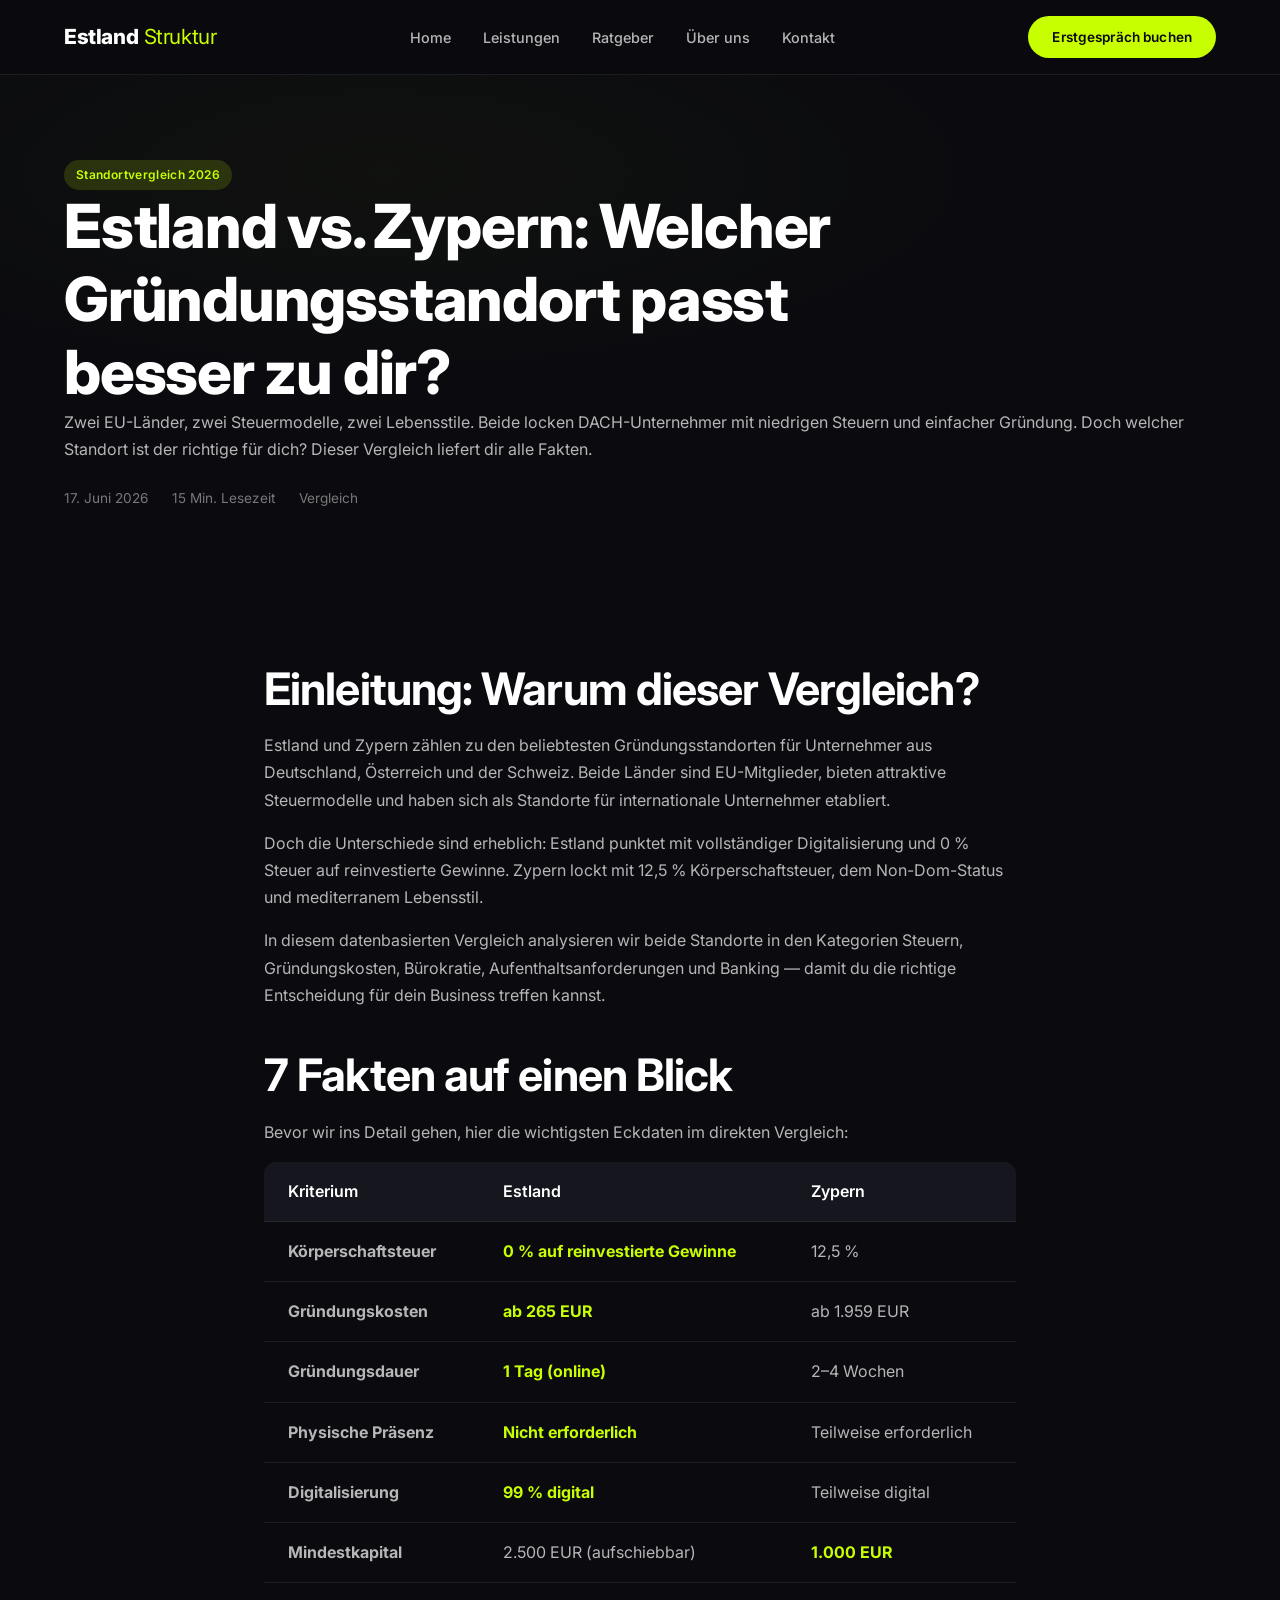
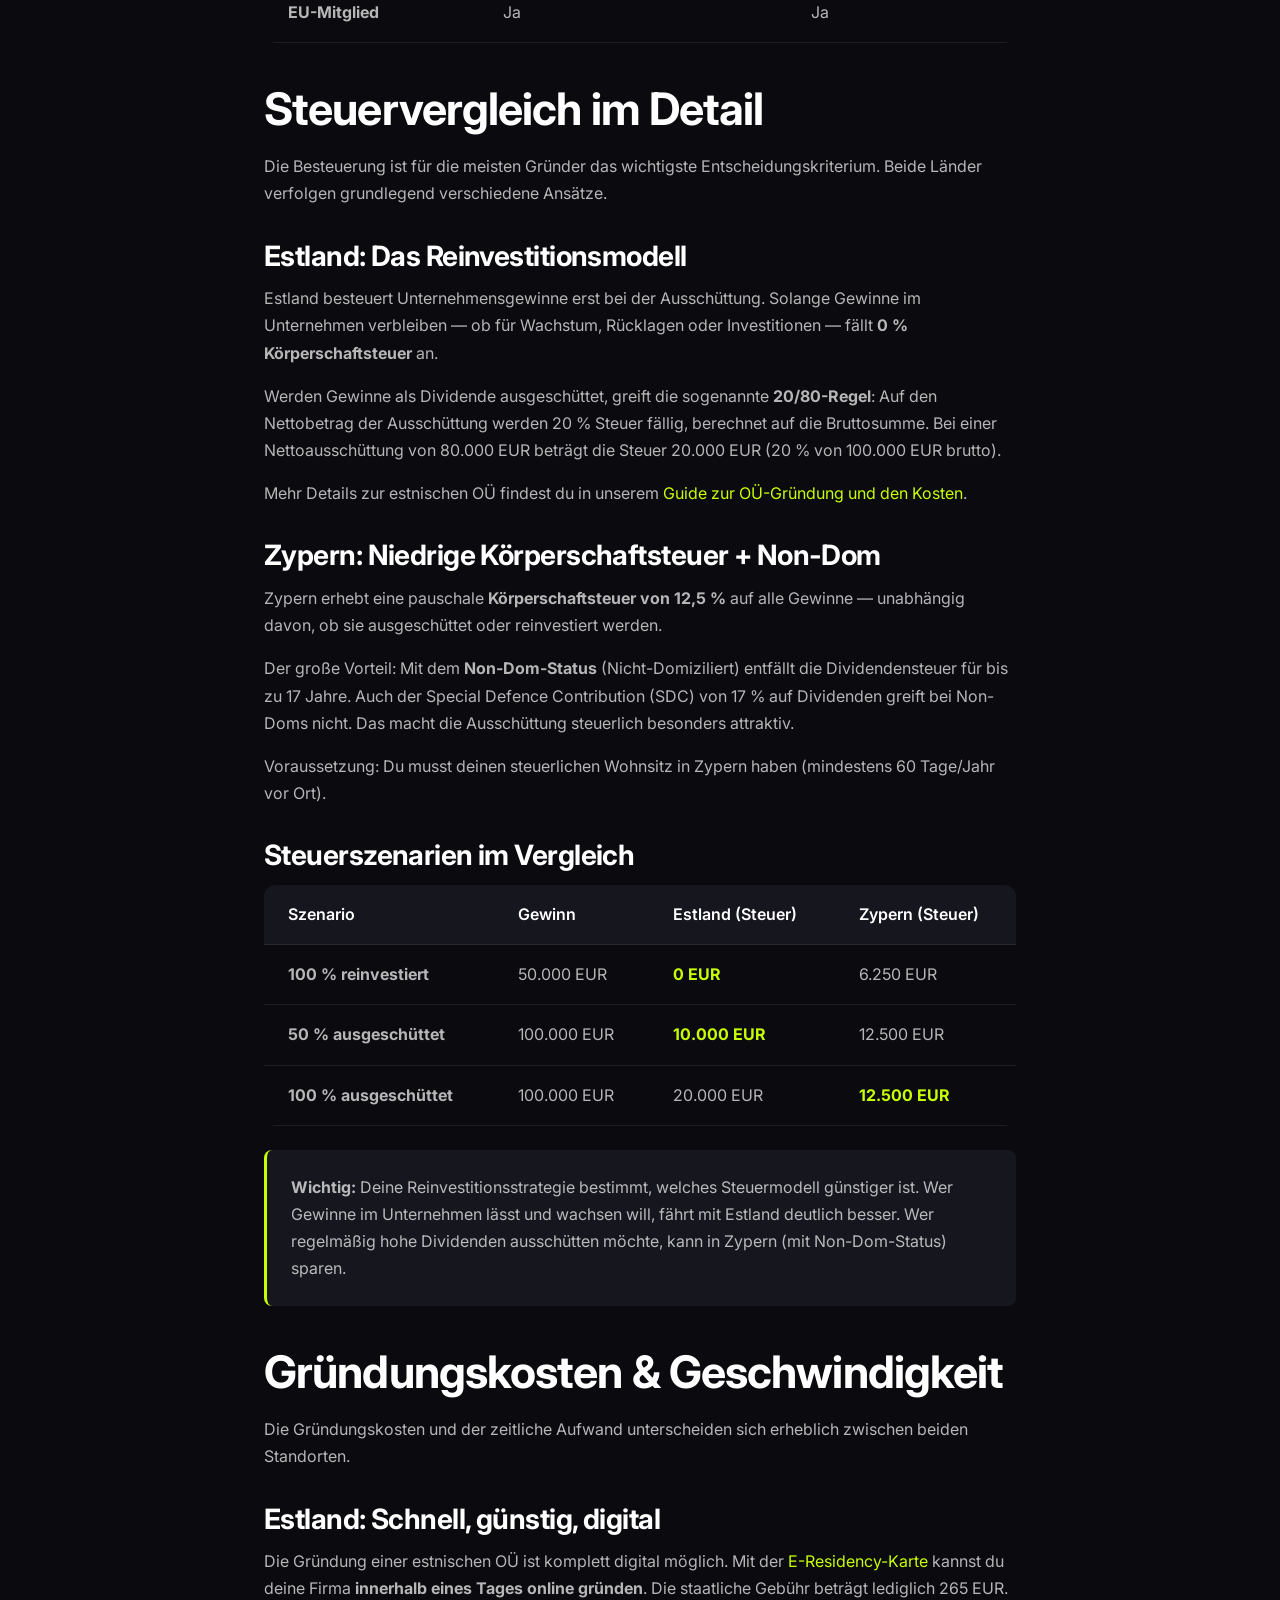
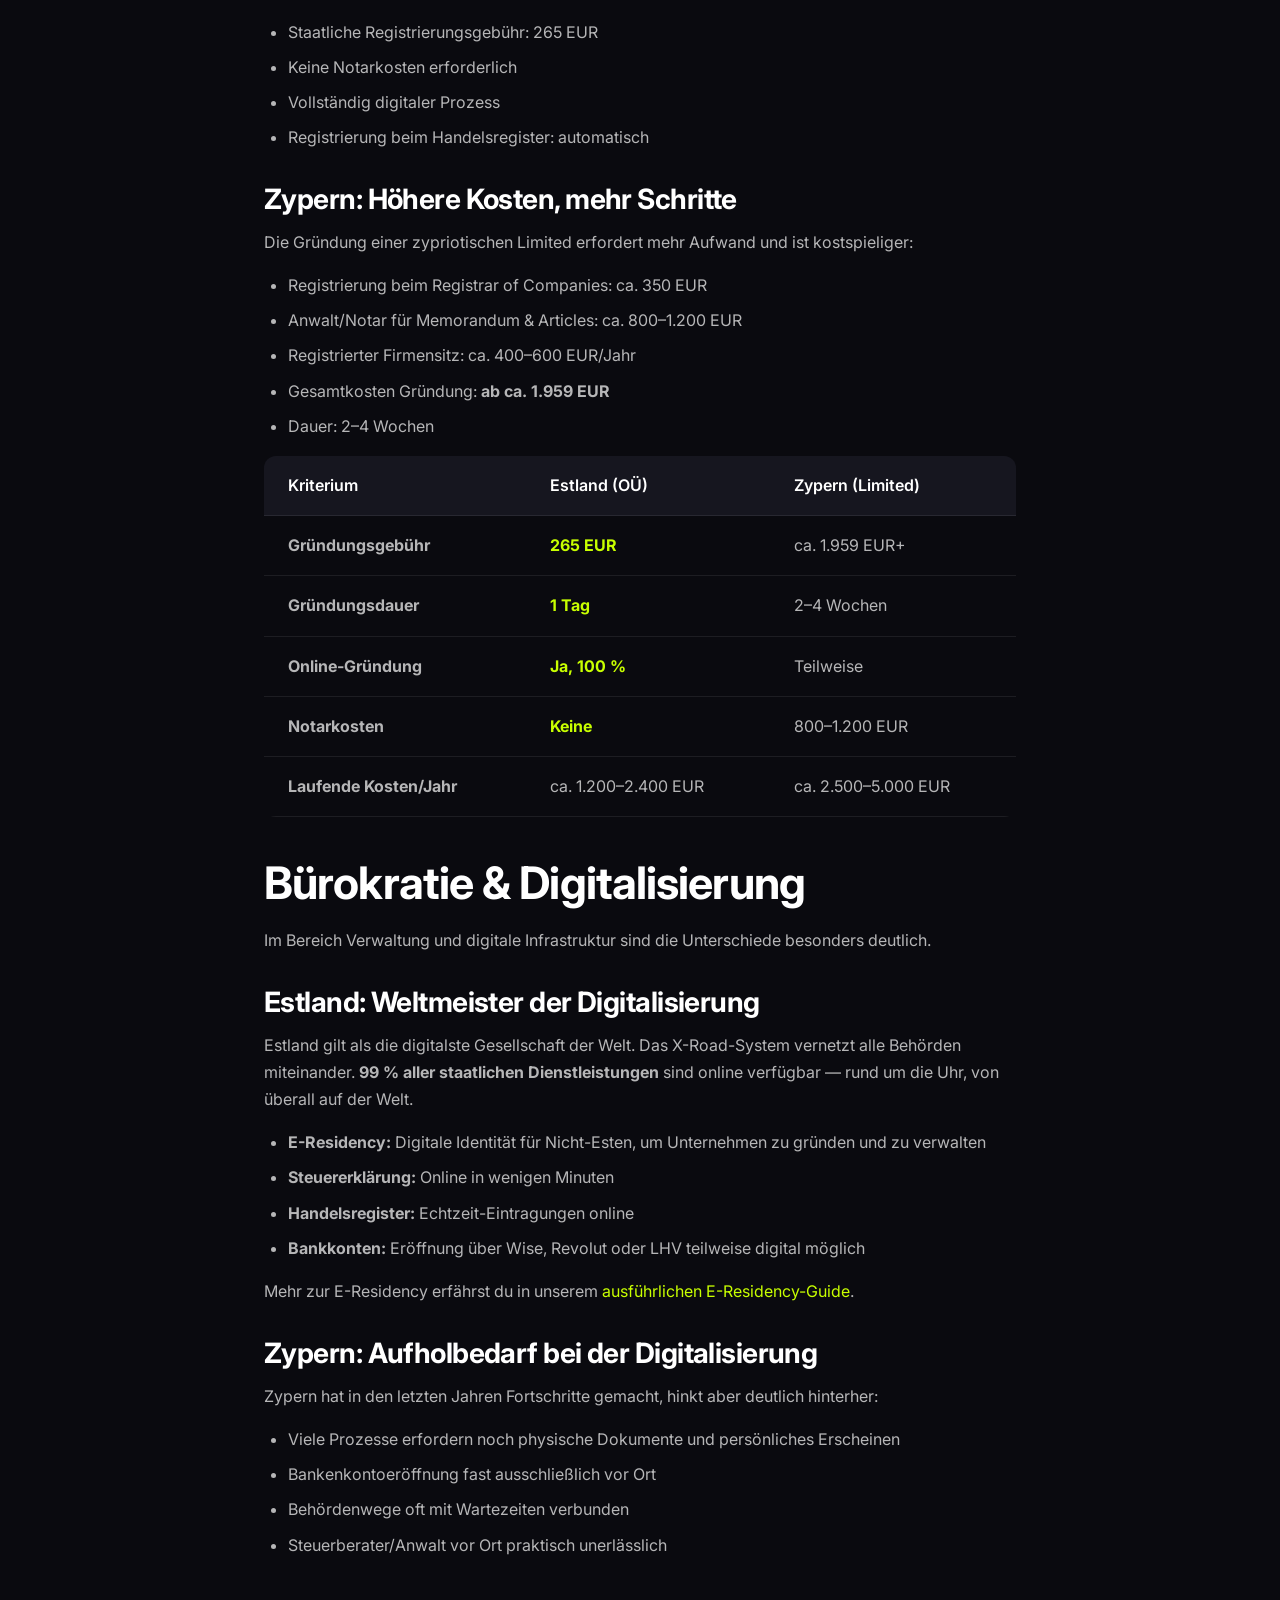
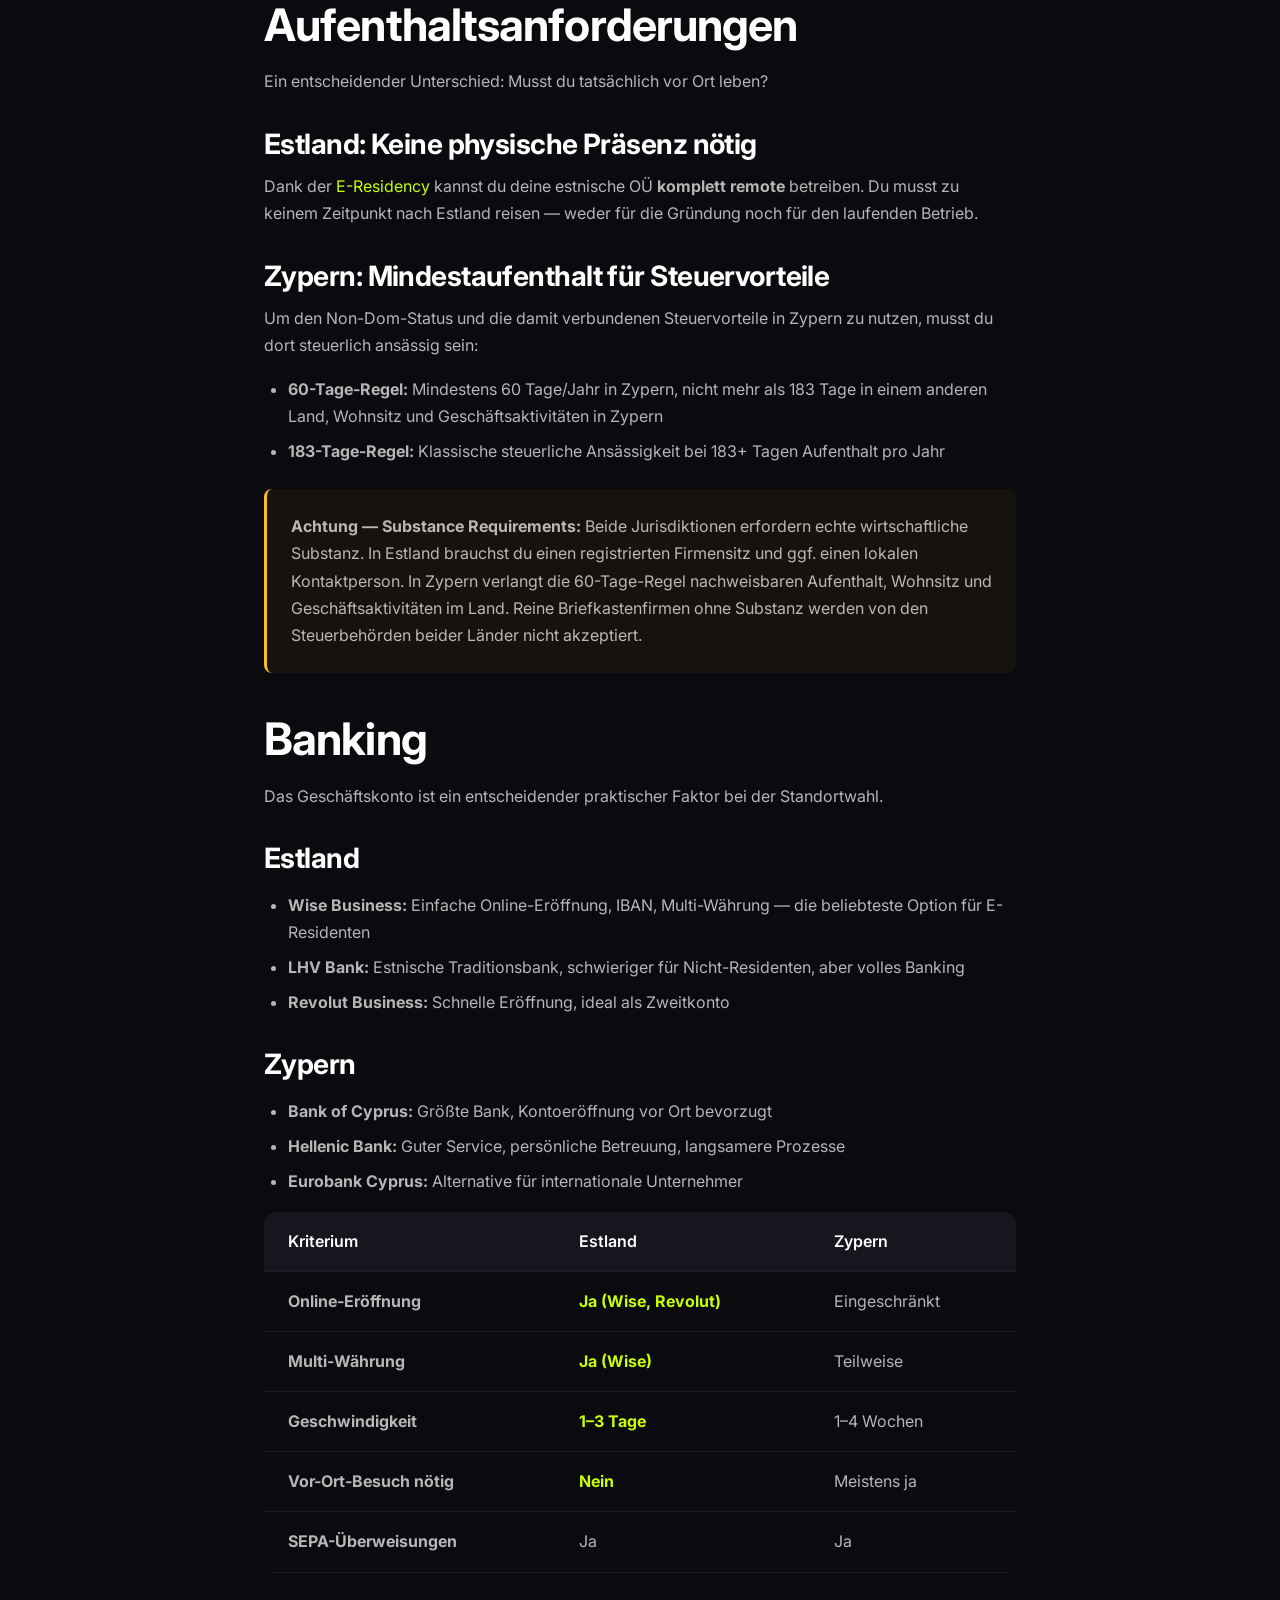
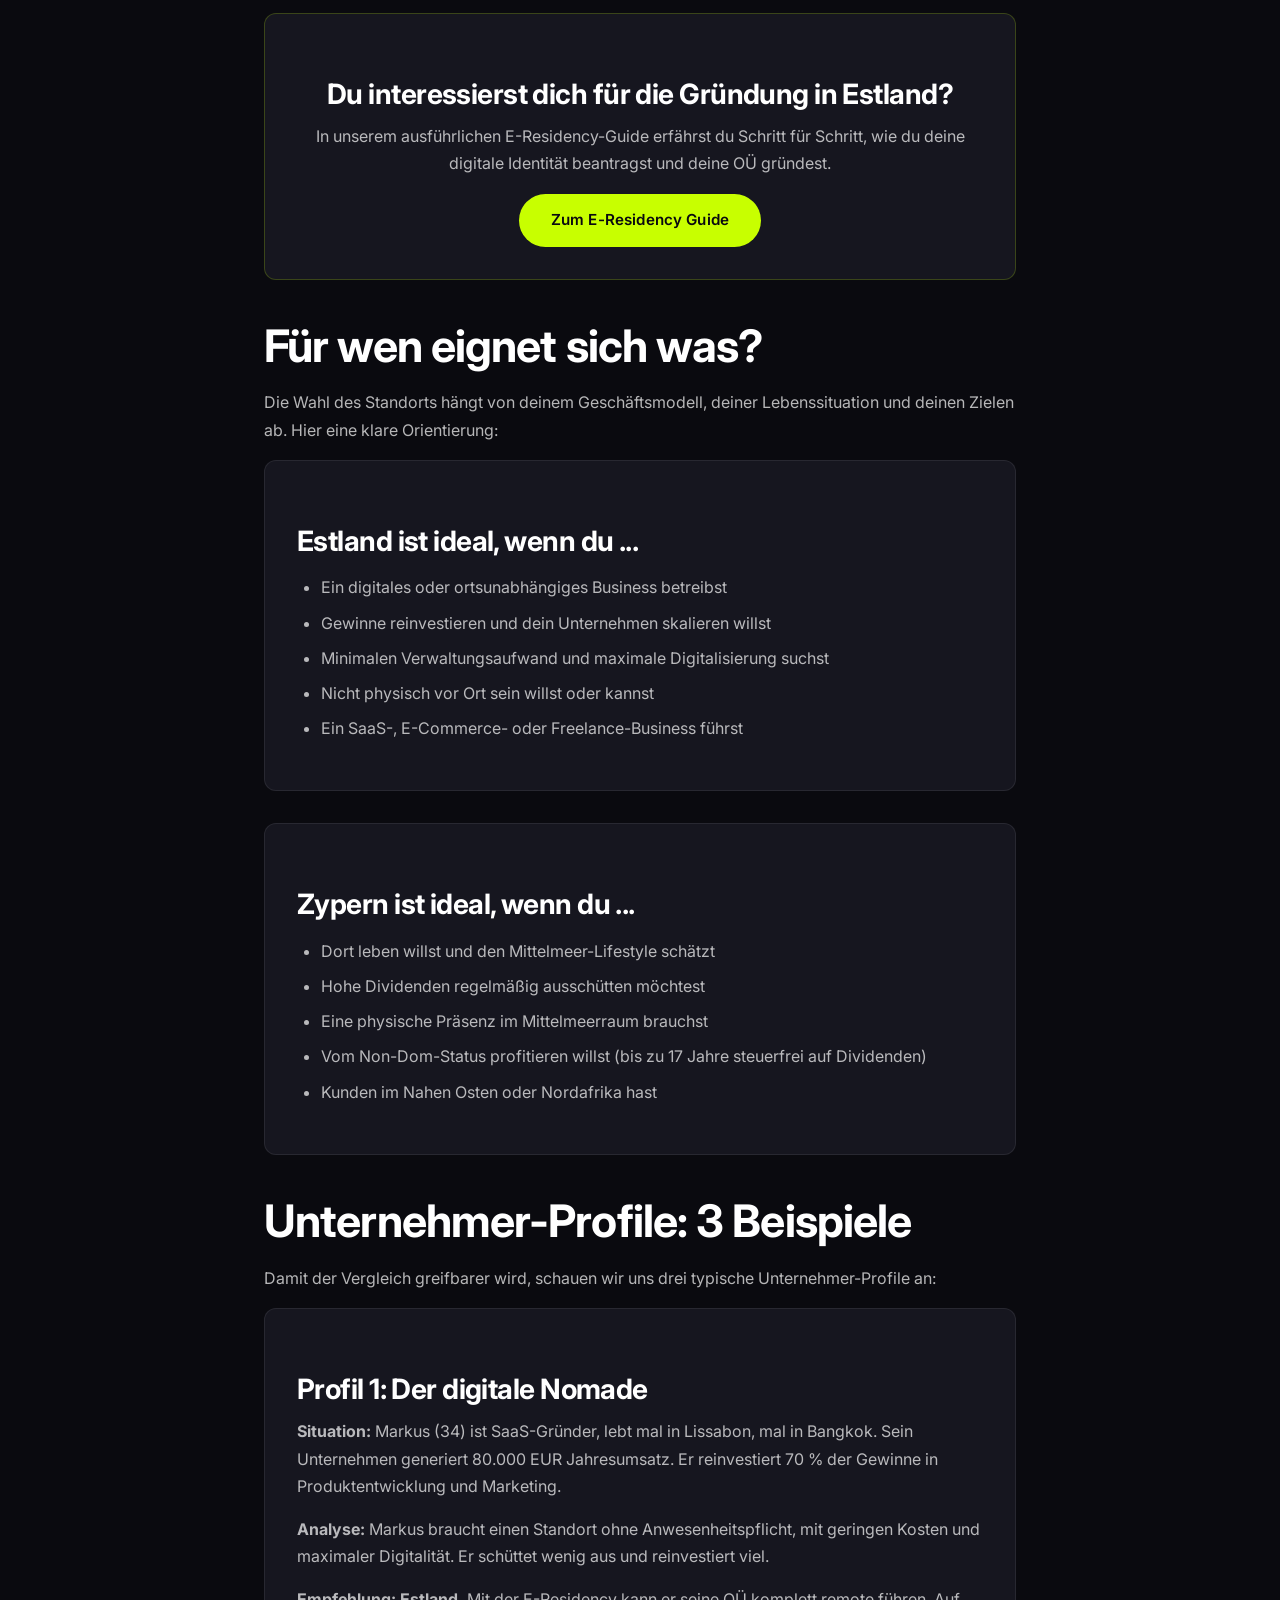
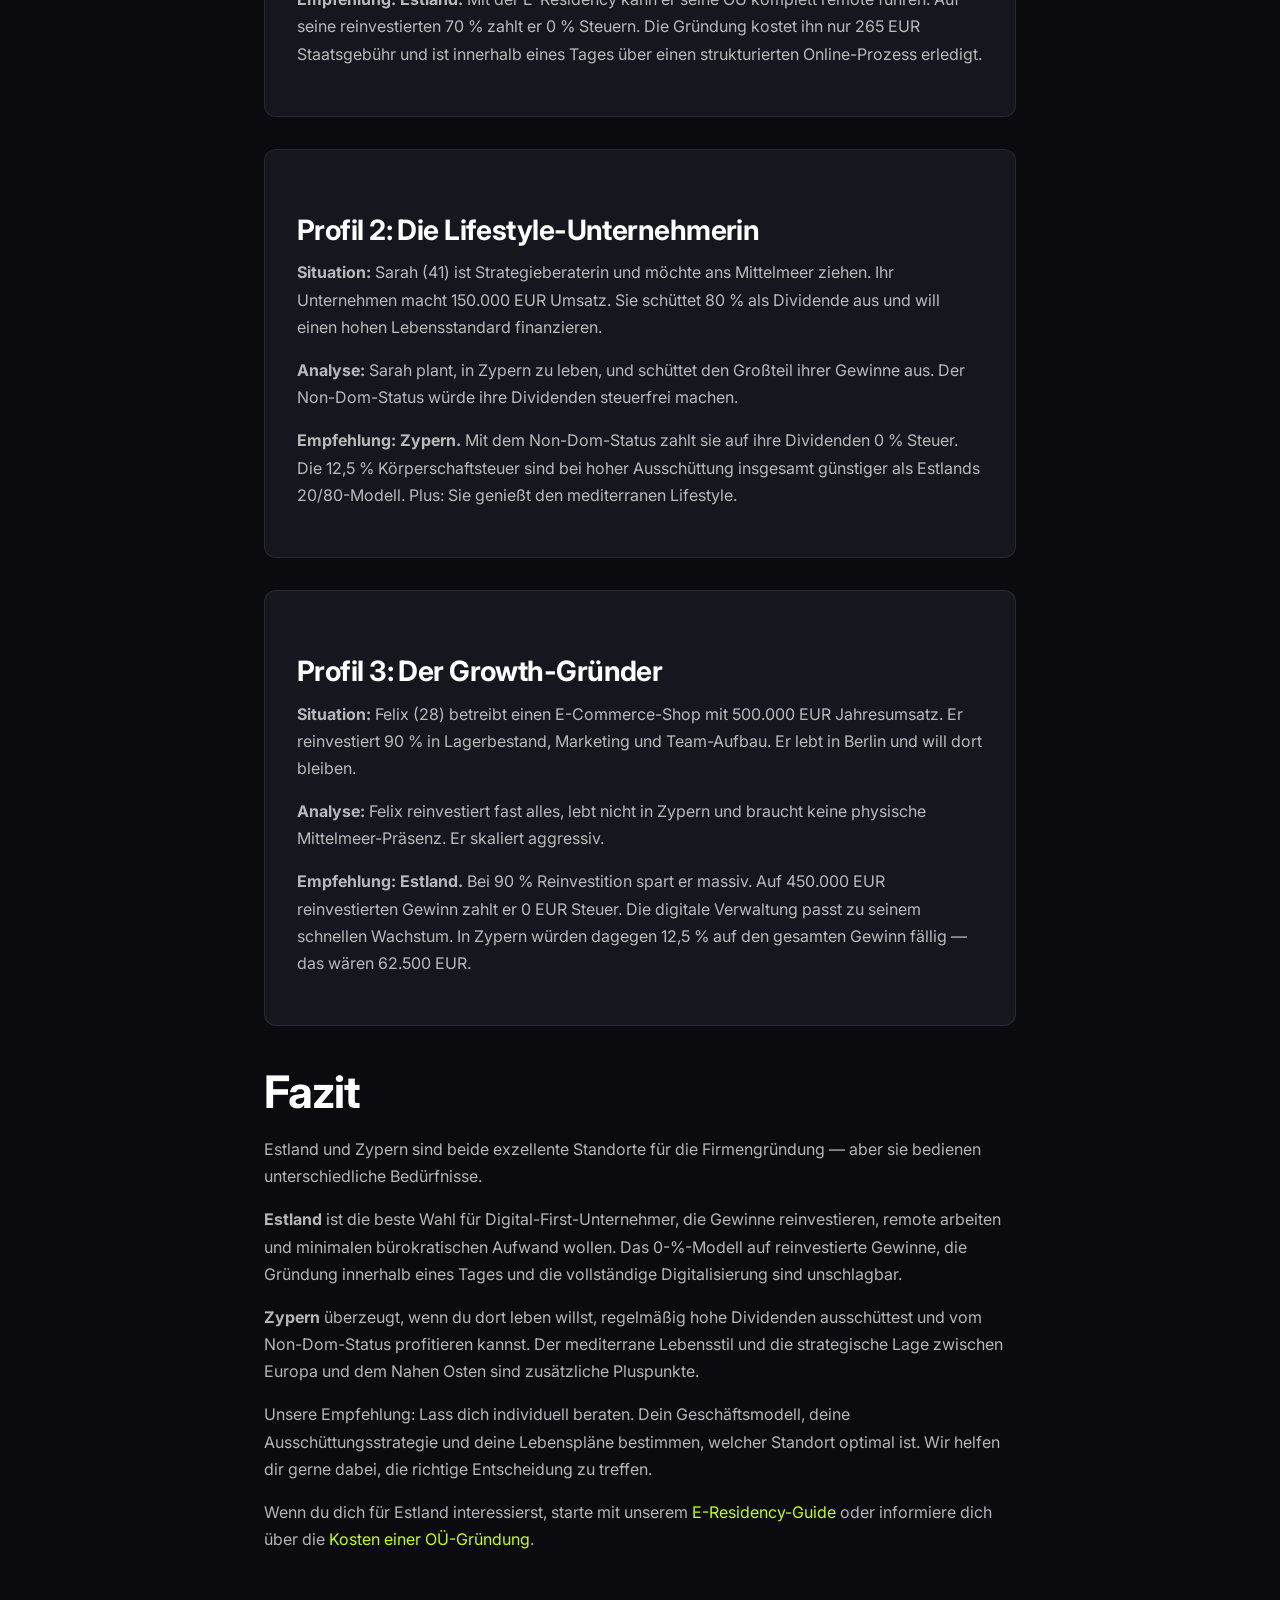
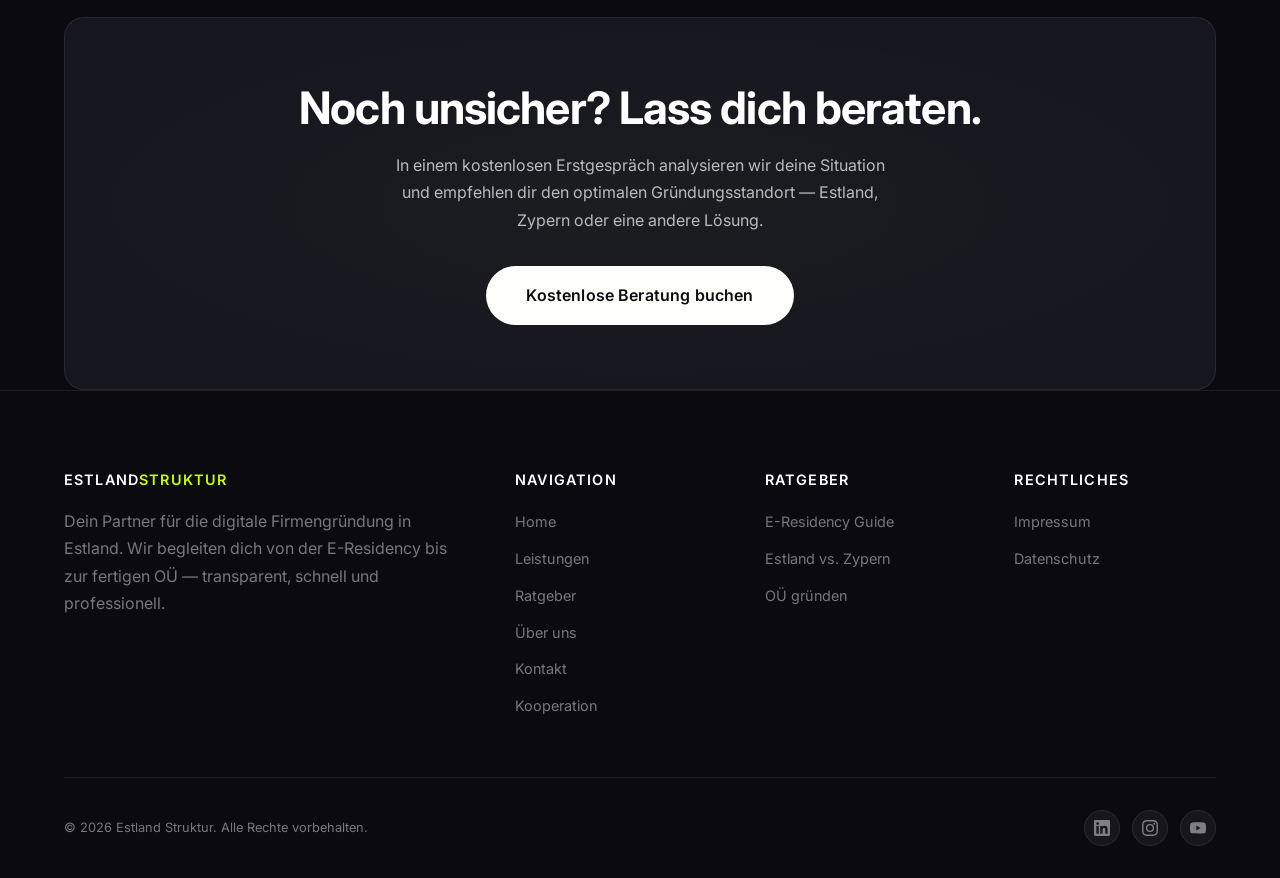
<file: ratgeber/estland-oder-zypern.html>
<!DOCTYPE html>
<html lang="de">
<head>
  <meta charset="UTF-8">
  <meta name="viewport" content="width=device-width, initial-scale=1.0">
  <title>Estland vs. Zypern: Welcher Gründungsstandort passt besser zu dir?</title>
  <meta name="description" content="Detaillierter Vergleich: Firmengründung in Estland vs. Zypern. Steuern, Kosten, Bürokratie, Lebensstil – alle Fakten für deine Entscheidung.">
  <meta name="keywords" content="Estland vs Zypern, Firmengründung Vergleich, Steuervergleich Estland Zypern, OÜ gründen, Zypern Limited, E-Residency, Non-Dom Status">
  <meta name="author" content="Estland Struktur">

  <!-- Open Graph -->
  <meta property="og:title" content="Estland vs. Zypern: Welcher Gründungsstandort passt besser zu dir?">
  <meta property="og:description" content="Detaillierter Vergleich: Firmengründung in Estland vs. Zypern. Steuern, Kosten, Bürokratie, Lebensstil – alle Fakten für deine Entscheidung.">
  <meta property="og:type" content="article">
  <meta property="og:url" content="https://estland-struktur.com/ratgeber/estland-oder-zypern.html">
  <meta property="og:image" content="https://estland-struktur.com/img/og-estland-zypern.jpg">
  <meta property="og:locale" content="de_DE">
  <meta property="og:site_name" content="Estland Struktur">
  <meta property="article:published_time" content="2026-06-17">
  <meta property="article:author" content="Estland Struktur">
  <meta property="article:section" content="Ratgeber">

  <!-- Twitter Card -->
  <meta name="twitter:card" content="summary_large_image">
  <meta name="twitter:title" content="Estland vs. Zypern: Welcher Gründungsstandort passt besser zu dir?">
  <meta name="twitter:description" content="Detaillierter Vergleich: Firmengründung in Estland vs. Zypern. Steuern, Kosten, Bürokratie, Lebensstil.">

  <!-- Favicon -->
  <link rel="icon" type="image/png" href="../img/favicon.png">

  <!-- Google Fonts -->
  <link rel="preconnect" href="https://fonts.googleapis.com">
  <link rel="preconnect" href="https://fonts.gstatic.com" crossorigin>
  <link href="https://fonts.googleapis.com/css2?family=Inter:wght@400;500;600;700;800&display=swap" rel="stylesheet">

  <!-- Stylesheet -->
  <link rel="stylesheet" href="../css/style.css">

  <!-- Structured Data -->
  <script type="application/ld+json">
  {
    "@context": "https://schema.org",
    "@type": "Article",
    "headline": "Estland vs. Zypern: Welcher Gründungsstandort passt besser zu dir?",
    "description": "Detaillierter Vergleich: Firmengründung in Estland vs. Zypern. Steuern, Kosten, Bürokratie, Lebensstil – alle Fakten für deine Entscheidung.",
    "author": {
      "@type": "Organization",
      "name": "Estland Struktur",
      "url": "https://estland-struktur.com"
    },
    "publisher": {
      "@type": "Organization",
      "name": "Estland Struktur",
      "url": "https://estland-struktur.com",
      "logo": {
        "@type": "ImageObject",
        "url": "https://estland-struktur.com/img/logo.png"
      }
    },
    "datePublished": "2026-06-17",
    "dateModified": "2026-06-17",
    "mainEntityOfPage": "https://estland-struktur.com/ratgeber/estland-oder-zypern.html",
    "image": "https://estland-struktur.com/img/og-estland-zypern.jpg",
    "inLanguage": "de",
    "articleSection": "Ratgeber"
  }
  </script>
</head>
<body>

  <!-- Navigation -->
  <nav class="nav">
    <div class="nav-inner">
      <a href="../index.html" class="logo">Estland <span>Struktur</span></a>
      <ul class="nav-links">
        <li><a href="../index.html">Home</a></li>
        <li><a href="../firma.html">Leistungen</a></li>
        <li><a href="../ratgeber/e-residency-estland.html">Ratgeber</a></li>
        <li><a href="../index.html#about">Über uns</a></li>
        <li><a href="../index.html#kontakt">Kontakt</a></li>
      </ul>
      <a href="../index.html#kontakt" class="btn btn-primary btn-nav">Erstgespräch buchen</a>
      <button class="nav-toggle" aria-label="Menü öffnen">
        <span></span><span></span><span></span>
      </button>
    </div>
  </nav>

  <!-- Hero -->
  <section class="article-hero">
    <div class="container">
      <span class="badge">Standortvergleich 2026</span>
      <h1>Estland vs. Zypern: Welcher Gr&uuml;ndungsstandort passt besser zu dir?</h1>
      <p>Zwei EU-Länder, zwei Steuermodelle, zwei Lebensstile. Beide locken DACH-Unternehmer mit niedrigen Steuern und einfacher Gründung. Doch welcher Standort ist der richtige für dich? Dieser Vergleich liefert dir alle Fakten.</p>
      <div class="article-meta">
        <span>17. Juni 2026</span>
        <span>15 Min. Lesezeit</span>
        <span>Vergleich</span>
      </div>
    </div>
  </section>

  <!-- Article Content -->
  <div class="article-content">

    <!-- Einleitung -->
    <h2>Einleitung: Warum dieser Vergleich?</h2>
    <p>Estland und Zypern zählen zu den beliebtesten Gründungsstandorten für Unternehmer aus Deutschland, Österreich und der Schweiz. Beide Länder sind EU-Mitglieder, bieten attraktive Steuermodelle und haben sich als Standorte für internationale Unternehmer etabliert.</p>
    <p>Doch die Unterschiede sind erheblich: Estland punktet mit vollständiger Digitalisierung und 0&nbsp;% Steuer auf reinvestierte Gewinne. Zypern lockt mit 12,5&nbsp;% Körperschaftsteuer, dem Non-Dom-Status und mediterranem Lebensstil.</p>
    <p>In diesem datenbasierten Vergleich analysieren wir beide Standorte in den Kategorien Steuern, Gründungskosten, Bürokratie, Aufenthaltsanforderungen und Banking — damit du die richtige Entscheidung für dein Business treffen kannst.</p>

    <!-- 7 Fakten auf einen Blick -->
    <h2>7 Fakten auf einen Blick</h2>
    <p>Bevor wir ins Detail gehen, hier die wichtigsten Eckdaten im direkten Vergleich:</p>
    <div class="table-responsive">
      <table class="comparison-table">
        <thead>
          <tr>
            <th>Kriterium</th>
            <th>Estland</th>
            <th>Zypern</th>
          </tr>
        </thead>
        <tbody>
          <tr>
            <td><strong>Körperschaftsteuer</strong></td>
            <td class="highlight-cell">0&nbsp;% auf reinvestierte Gewinne</td>
            <td>12,5&nbsp;%</td>
          </tr>
          <tr>
            <td><strong>Gründungskosten</strong></td>
            <td class="highlight-cell">ab 265&nbsp;EUR</td>
            <td>ab 1.959&nbsp;EUR</td>
          </tr>
          <tr>
            <td><strong>Gründungsdauer</strong></td>
            <td class="highlight-cell">1 Tag (online)</td>
            <td>2–4 Wochen</td>
          </tr>
          <tr>
            <td><strong>Physische Präsenz</strong></td>
            <td class="highlight-cell">Nicht erforderlich</td>
            <td>Teilweise erforderlich</td>
          </tr>
          <tr>
            <td><strong>Digitalisierung</strong></td>
            <td class="highlight-cell">99&nbsp;% digital</td>
            <td>Teilweise digital</td>
          </tr>
          <tr>
            <td><strong>Mindestkapital</strong></td>
            <td>2.500&nbsp;EUR (aufschiebbar)</td>
            <td class="highlight-cell">1.000&nbsp;EUR</td>
          </tr>
          <tr>
            <td><strong>EU-Mitglied</strong></td>
            <td>Ja</td>
            <td>Ja</td>
          </tr>
        </tbody>
      </table>
    </div>

    <!-- Steuervergleich im Detail -->
    <h2>Steuervergleich im Detail</h2>
    <p>Die Besteuerung ist für die meisten Gründer das wichtigste Entscheidungskriterium. Beide Länder verfolgen grundlegend verschiedene Ansätze.</p>

    <h3>Estland: Das Reinvestitionsmodell</h3>
    <p>Estland besteuert Unternehmensgewinne erst bei der Ausschüttung. Solange Gewinne im Unternehmen verbleiben — ob für Wachstum, Rücklagen oder Investitionen — fällt <strong>0&nbsp;% Körperschaftsteuer</strong> an.</p>
    <p>Werden Gewinne als Dividende ausgeschüttet, greift die sogenannte <strong>20/80-Regel</strong>: Auf den Nettobetrag der Ausschüttung werden 20&nbsp;% Steuer fällig, berechnet auf die Bruttosumme. Bei einer Nettoausschüttung von 80.000&nbsp;EUR beträgt die Steuer 20.000&nbsp;EUR (20&nbsp;% von 100.000&nbsp;EUR brutto).</p>
    <p>Mehr Details zur estnischen OÜ findest du in unserem <a href="../ratgeber/oue-gruenden-kosten.html">Guide zur OÜ-Gründung und den Kosten</a>.</p>

    <h3>Zypern: Niedrige Körperschaftsteuer + Non-Dom</h3>
    <p>Zypern erhebt eine pauschale <strong>Körperschaftsteuer von 12,5&nbsp;%</strong> auf alle Gewinne — unabhängig davon, ob sie ausgeschüttet oder reinvestiert werden.</p>
    <p>Der große Vorteil: Mit dem <strong>Non-Dom-Status</strong> (Nicht-Domiziliert) entfällt die Dividendensteuer für bis zu 17 Jahre. Auch der Special Defence Contribution (SDC) von 17&nbsp;% auf Dividenden greift bei Non-Doms nicht. Das macht die Ausschüttung steuerlich besonders attraktiv.</p>
    <p>Voraussetzung: Du musst deinen steuerlichen Wohnsitz in Zypern haben (mindestens 60 Tage/Jahr vor Ort).</p>

    <h3>Steuerszenarien im Vergleich</h3>
    <div class="table-responsive">
      <table class="comparison-table">
        <thead>
          <tr>
            <th>Szenario</th>
            <th>Gewinn</th>
            <th>Estland (Steuer)</th>
            <th>Zypern (Steuer)</th>
          </tr>
        </thead>
        <tbody>
          <tr>
            <td><strong>100&nbsp;% reinvestiert</strong></td>
            <td>50.000&nbsp;EUR</td>
            <td class="highlight-cell"><strong>0&nbsp;EUR</strong></td>
            <td>6.250&nbsp;EUR</td>
          </tr>
          <tr>
            <td><strong>50&nbsp;% ausgeschüttet</strong></td>
            <td>100.000&nbsp;EUR</td>
            <td class="highlight-cell"><strong>10.000&nbsp;EUR</strong></td>
            <td>12.500&nbsp;EUR</td>
          </tr>
          <tr>
            <td><strong>100&nbsp;% ausgeschüttet</strong></td>
            <td>100.000&nbsp;EUR</td>
            <td>20.000&nbsp;EUR</td>
            <td class="highlight-cell"><strong>12.500&nbsp;EUR</strong></td>
          </tr>
        </tbody>
      </table>
    </div>

    <div class="info-box">
      <strong>Wichtig:</strong> Deine Reinvestitionsstrategie bestimmt, welches Steuermodell günstiger ist. Wer Gewinne im Unternehmen lässt und wachsen will, fährt mit Estland deutlich besser. Wer regelmäßig hohe Dividenden ausschütten möchte, kann in Zypern (mit Non-Dom-Status) sparen.
    </div>

    <!-- Gründungskosten & Geschwindigkeit -->
    <h2>Gründungskosten &amp; Geschwindigkeit</h2>
    <p>Die Gründungskosten und der zeitliche Aufwand unterscheiden sich erheblich zwischen beiden Standorten.</p>

    <h3>Estland: Schnell, günstig, digital</h3>
    <p>Die Gründung einer estnischen OÜ ist komplett digital möglich. Mit der <a href="../ratgeber/e-residency-estland.html">E-Residency-Karte</a> kannst du deine Firma <strong>innerhalb eines Tages online gründen</strong>. Die staatliche Gebühr beträgt lediglich 265&nbsp;EUR.</p>
    <ul>
      <li>Staatliche Registrierungsgebühr: 265&nbsp;EUR</li>
      <li>Keine Notarkosten erforderlich</li>
      <li>Vollständig digitaler Prozess</li>
      <li>Registrierung beim Handelsregister: automatisch</li>
    </ul>

    <h3>Zypern: Höhere Kosten, mehr Schritte</h3>
    <p>Die Gründung einer zypriotischen Limited erfordert mehr Aufwand und ist kostspieliger:</p>
    <ul>
      <li>Registrierung beim Registrar of Companies: ca. 350&nbsp;EUR</li>
      <li>Anwalt/Notar für Memorandum &amp; Articles: ca. 800–1.200&nbsp;EUR</li>
      <li>Registrierter Firmensitz: ca. 400–600&nbsp;EUR/Jahr</li>
      <li>Gesamtkosten Gründung: <strong>ab ca. 1.959&nbsp;EUR</strong></li>
      <li>Dauer: 2–4 Wochen</li>
    </ul>

    <div class="table-responsive">
      <table class="comparison-table">
        <thead>
          <tr>
            <th>Kriterium</th>
            <th>Estland (OÜ)</th>
            <th>Zypern (Limited)</th>
          </tr>
        </thead>
        <tbody>
          <tr>
            <td><strong>Gründungsgebühr</strong></td>
            <td class="highlight-cell">265&nbsp;EUR</td>
            <td>ca. 1.959&nbsp;EUR+</td>
          </tr>
          <tr>
            <td><strong>Gründungsdauer</strong></td>
            <td class="highlight-cell">1 Tag</td>
            <td>2–4 Wochen</td>
          </tr>
          <tr>
            <td><strong>Online-Gründung</strong></td>
            <td class="highlight-cell">Ja, 100&nbsp;%</td>
            <td>Teilweise</td>
          </tr>
          <tr>
            <td><strong>Notarkosten</strong></td>
            <td class="highlight-cell">Keine</td>
            <td>800–1.200&nbsp;EUR</td>
          </tr>
          <tr>
            <td><strong>Laufende Kosten/Jahr</strong></td>
            <td>ca. 1.200–2.400&nbsp;EUR</td>
            <td>ca. 2.500–5.000&nbsp;EUR</td>
          </tr>
        </tbody>
      </table>
    </div>

    <!-- Bürokratie & Digitalisierung -->
    <h2>Bürokratie &amp; Digitalisierung</h2>
    <p>Im Bereich Verwaltung und digitale Infrastruktur sind die Unterschiede besonders deutlich.</p>

    <h3>Estland: Weltmeister der Digitalisierung</h3>
    <p>Estland gilt als die digitalste Gesellschaft der Welt. Das X-Road-System vernetzt alle Behörden miteinander. <strong>99&nbsp;% aller staatlichen Dienstleistungen</strong> sind online verfügbar — rund um die Uhr, von überall auf der Welt.</p>
    <ul>
      <li><strong>E-Residency:</strong> Digitale Identität für Nicht-Esten, um Unternehmen zu gründen und zu verwalten</li>
      <li><strong>Steuererklärung:</strong> Online in wenigen Minuten</li>
      <li><strong>Handelsregister:</strong> Echtzeit-Eintragungen online</li>
      <li><strong>Bankkonten:</strong> Eröffnung über Wise, Revolut oder LHV teilweise digital möglich</li>
    </ul>
    <p>Mehr zur E-Residency erfährst du in unserem <a href="../ratgeber/e-residency-estland.html">ausführlichen E-Residency-Guide</a>.</p>

    <h3>Zypern: Aufholbedarf bei der Digitalisierung</h3>
    <p>Zypern hat in den letzten Jahren Fortschritte gemacht, hinkt aber deutlich hinterher:</p>
    <ul>
      <li>Viele Prozesse erfordern noch physische Dokumente und persönliches Erscheinen</li>
      <li>Bankenkontoeröffnung fast ausschließlich vor Ort</li>
      <li>Behördenwege oft mit Wartezeiten verbunden</li>
      <li>Steuerberater/Anwalt vor Ort praktisch unerlässlich</li>
    </ul>

    <!-- Aufenthaltsanforderungen -->
    <h2>Aufenthaltsanforderungen</h2>
    <p>Ein entscheidender Unterschied: Musst du tatsächlich vor Ort leben?</p>

    <h3>Estland: Keine physische Präsenz nötig</h3>
    <p>Dank der <a href="../ratgeber/e-residency-estland.html">E-Residency</a> kannst du deine estnische OÜ <strong>komplett remote</strong> betreiben. Du musst zu keinem Zeitpunkt nach Estland reisen — weder für die Gründung noch für den laufenden Betrieb.</p>

    <h3>Zypern: Mindestaufenthalt für Steuervorteile</h3>
    <p>Um den Non-Dom-Status und die damit verbundenen Steuervorteile in Zypern zu nutzen, musst du dort steuerlich ansässig sein:</p>
    <ul>
      <li><strong>60-Tage-Regel:</strong> Mindestens 60 Tage/Jahr in Zypern, nicht mehr als 183 Tage in einem anderen Land, Wohnsitz und Geschäftsaktivitäten in Zypern</li>
      <li><strong>183-Tage-Regel:</strong> Klassische steuerliche Ansässigkeit bei 183+ Tagen Aufenthalt pro Jahr</li>
    </ul>

    <div class="warning-box">
      <strong>Achtung — Substance Requirements:</strong> Beide Jurisdiktionen erfordern echte wirtschaftliche Substanz. In Estland brauchst du einen registrierten Firmensitz und ggf. einen lokalen Kontaktperson. In Zypern verlangt die 60-Tage-Regel nachweisbaren Aufenthalt, Wohnsitz und Geschäftsaktivitäten im Land. Reine Briefkastenfirmen ohne Substanz werden von den Steuerbehörden beider Länder nicht akzeptiert.
    </div>

    <!-- Banking -->
    <h2>Banking</h2>
    <p>Das Geschäftskonto ist ein entscheidender praktischer Faktor bei der Standortwahl.</p>

    <h3>Estland</h3>
    <ul>
      <li><strong>Wise Business:</strong> Einfache Online-Eröffnung, IBAN, Multi-Währung — die beliebteste Option für E-Residenten</li>
      <li><strong>LHV Bank:</strong> Estnische Traditionsbank, schwieriger für Nicht-Residenten, aber volles Banking</li>
      <li><strong>Revolut Business:</strong> Schnelle Eröffnung, ideal als Zweitkonto</li>
    </ul>

    <h3>Zypern</h3>
    <ul>
      <li><strong>Bank of Cyprus:</strong> Größte Bank, Kontoeröffnung vor Ort bevorzugt</li>
      <li><strong>Hellenic Bank:</strong> Guter Service, persönliche Betreuung, langsamere Prozesse</li>
      <li><strong>Eurobank Cyprus:</strong> Alternative für internationale Unternehmer</li>
    </ul>

    <div class="table-responsive">
      <table class="comparison-table">
        <thead>
          <tr>
            <th>Kriterium</th>
            <th>Estland</th>
            <th>Zypern</th>
          </tr>
        </thead>
        <tbody>
          <tr>
            <td><strong>Online-Eröffnung</strong></td>
            <td class="highlight-cell">Ja (Wise, Revolut)</td>
            <td>Eingeschränkt</td>
          </tr>
          <tr>
            <td><strong>Multi-Währung</strong></td>
            <td class="highlight-cell">Ja (Wise)</td>
            <td>Teilweise</td>
          </tr>
          <tr>
            <td><strong>Geschwindigkeit</strong></td>
            <td class="highlight-cell">1–3 Tage</td>
            <td>1–4 Wochen</td>
          </tr>
          <tr>
            <td><strong>Vor-Ort-Besuch nötig</strong></td>
            <td class="highlight-cell">Nein</td>
            <td>Meistens ja</td>
          </tr>
          <tr>
            <td><strong>SEPA-Überweisungen</strong></td>
            <td>Ja</td>
            <td>Ja</td>
          </tr>
        </tbody>
      </table>
    </div>

    <!-- CTA Box -->
    <div class="article-cta">
      <h3>Du interessierst dich für die Gründung in Estland?</h3>
      <p>In unserem ausführlichen E-Residency-Guide erfährst du Schritt für Schritt, wie du deine digitale Identität beantragst und deine OÜ gründest.</p>
      <a href="../ratgeber/e-residency-estland.html" class="btn btn-primary">Zum E-Residency Guide</a>
    </div>

    <!-- Für wen eignet sich was? -->
    <h2>Für wen eignet sich was?</h2>
    <p>Die Wahl des Standorts hängt von deinem Geschäftsmodell, deiner Lebenssituation und deinen Zielen ab. Hier eine klare Orientierung:</p>

    <div class="card" style="margin-bottom: 2rem;">
      <h3>Estland ist ideal, wenn du ...</h3>
      <ul>
        <li>Ein digitales oder ortsunabhängiges Business betreibst</li>
        <li>Gewinne reinvestieren und dein Unternehmen skalieren willst</li>
        <li>Minimalen Verwaltungsaufwand und maximale Digitalisierung suchst</li>
        <li>Nicht physisch vor Ort sein willst oder kannst</li>
        <li>Ein SaaS-, E-Commerce- oder Freelance-Business führst</li>
      </ul>
    </div>

    <div class="card" style="margin-bottom: 2rem;">
      <h3>Zypern ist ideal, wenn du ...</h3>
      <ul>
        <li>Dort leben willst und den Mittelmeer-Lifestyle schätzt</li>
        <li>Hohe Dividenden regelmäßig ausschütten möchtest</li>
        <li>Eine physische Präsenz im Mittelmeerraum brauchst</li>
        <li>Vom Non-Dom-Status profitieren willst (bis zu 17 Jahre steuerfrei auf Dividenden)</li>
        <li>Kunden im Nahen Osten oder Nordafrika hast</li>
      </ul>
    </div>

    <!-- Unternehmer-Profile -->
    <h2>Unternehmer-Profile: 3 Beispiele</h2>
    <p>Damit der Vergleich greifbarer wird, schauen wir uns drei typische Unternehmer-Profile an:</p>

    <div class="card" style="margin-bottom: 2rem;">
      <h3>Profil 1: Der digitale Nomade</h3>
      <p><strong>Situation:</strong> Markus (34) ist SaaS-Gründer, lebt mal in Lissabon, mal in Bangkok. Sein Unternehmen generiert 80.000&nbsp;EUR Jahresumsatz. Er reinvestiert 70&nbsp;% der Gewinne in Produktentwicklung und Marketing.</p>
      <p><strong>Analyse:</strong> Markus braucht einen Standort ohne Anwesenheitspflicht, mit geringen Kosten und maximaler Digitalität. Er schüttet wenig aus und reinvestiert viel.</p>
      <p><strong>Empfehlung: Estland.</strong> Mit der E-Residency kann er seine OÜ komplett remote führen. Auf seine reinvestierten 70&nbsp;% zahlt er 0&nbsp;% Steuern. Die Gründung kostet ihn nur 265&nbsp;EUR Staatsgebühr und ist innerhalb eines Tages über einen strukturierten Online-Prozess erledigt.</p>
    </div>

    <div class="card" style="margin-bottom: 2rem;">
      <h3>Profil 2: Die Lifestyle-Unternehmerin</h3>
      <p><strong>Situation:</strong> Sarah (41) ist Strategieberaterin und möchte ans Mittelmeer ziehen. Ihr Unternehmen macht 150.000&nbsp;EUR Umsatz. Sie schüttet 80&nbsp;% als Dividende aus und will einen hohen Lebensstandard finanzieren.</p>
      <p><strong>Analyse:</strong> Sarah plant, in Zypern zu leben, und schüttet den Großteil ihrer Gewinne aus. Der Non-Dom-Status würde ihre Dividenden steuerfrei machen.</p>
      <p><strong>Empfehlung: Zypern.</strong> Mit dem Non-Dom-Status zahlt sie auf ihre Dividenden 0&nbsp;% Steuer. Die 12,5&nbsp;% Körperschaftsteuer sind bei hoher Ausschüttung insgesamt günstiger als Estlands 20/80-Modell. Plus: Sie genießt den mediterranen Lifestyle.</p>
    </div>

    <div class="card" style="margin-bottom: 2rem;">
      <h3>Profil 3: Der Growth-Gründer</h3>
      <p><strong>Situation:</strong> Felix (28) betreibt einen E-Commerce-Shop mit 500.000&nbsp;EUR Jahresumsatz. Er reinvestiert 90&nbsp;% in Lagerbestand, Marketing und Team-Aufbau. Er lebt in Berlin und will dort bleiben.</p>
      <p><strong>Analyse:</strong> Felix reinvestiert fast alles, lebt nicht in Zypern und braucht keine physische Mittelmeer-Präsenz. Er skaliert aggressiv.</p>
      <p><strong>Empfehlung: Estland.</strong> Bei 90&nbsp;% Reinvestition spart er massiv. Auf 450.000&nbsp;EUR reinvestierten Gewinn zahlt er 0&nbsp;EUR Steuer. Die digitale Verwaltung passt zu seinem schnellen Wachstum. In Zypern würden dagegen 12,5&nbsp;% auf den gesamten Gewinn fällig — das wären 62.500&nbsp;EUR.</p>
    </div>

    <!-- Fazit -->
    <h2>Fazit</h2>
    <p>Estland und Zypern sind beide exzellente Standorte für die Firmengründung — aber sie bedienen unterschiedliche Bedürfnisse.</p>
    <p><strong>Estland</strong> ist die beste Wahl für Digital-First-Unternehmer, die Gewinne reinvestieren, remote arbeiten und minimalen bürokratischen Aufwand wollen. Das 0-%-Modell auf reinvestierte Gewinne, die Gründung innerhalb eines Tages und die vollständige Digitalisierung sind unschlagbar.</p>
    <p><strong>Zypern</strong> überzeugt, wenn du dort leben willst, regelmäßig hohe Dividenden ausschüttest und vom Non-Dom-Status profitieren kannst. Der mediterrane Lebensstil und die strategische Lage zwischen Europa und dem Nahen Osten sind zusätzliche Pluspunkte.</p>
    <p>Unsere Empfehlung: Lass dich individuell beraten. Dein Geschäftsmodell, deine Ausschüttungsstrategie und deine Lebenspläne bestimmen, welcher Standort optimal ist. Wir helfen dir gerne dabei, die richtige Entscheidung zu treffen.</p>
    <p>Wenn du dich für Estland interessierst, starte mit unserem <a href="../ratgeber/e-residency-estland.html">E-Residency-Guide</a> oder informiere dich über die <a href="../ratgeber/oue-gruenden-kosten.html">Kosten einer OÜ-Gründung</a>.</p>

  </div>

  <!-- Final CTA -->
  <section class="section-dark">
    <div class="container">
      <div class="cta-banner">
        <h2>Noch unsicher? Lass dich beraten.</h2>
        <p>In einem kostenlosen Erstgespräch analysieren wir deine Situation und empfehlen dir den optimalen Gründungsstandort — Estland, Zypern oder eine andere Lösung.</p>
        <a href="../index.html#kontakt" class="btn btn-white btn-lg">Kostenlose Beratung buchen</a>
      </div>
    </div>
  </section>

  <!-- Footer -->
  <footer class="footer">
    <div class="container">
      <div class="footer-grid">
        <div>
          <h4>Estland<span style="color: var(--accent);">Struktur</span></h4>
          <p>Dein Partner für die digitale Firmengründung in Estland. Wir begleiten dich von der E-Residency bis zur fertigen OÜ — transparent, schnell und professionell.</p>
        </div>
        <div>
          <h4>Navigation</h4>
          <ul class="footer-links">
            <li><a href="../index.html">Home</a></li>
            <li><a href="../firma.html">Leistungen</a></li>
            <li><a href="../ratgeber/e-residency-estland.html">Ratgeber</a></li>
            <li><a href="../index.html#about">Über uns</a></li>
            <li><a href="../index.html#kontakt">Kontakt</a></li>
            <li><a href="../kooperation.html">Kooperation</a></li>
          </ul>
        </div>
        <div>
          <h4>Ratgeber</h4>
          <ul class="footer-links">
            <li><a href="../ratgeber/e-residency-estland.html">E-Residency Guide</a></li>
            <li><a href="../ratgeber/estland-oder-zypern.html">Estland vs. Zypern</a></li>
            <li><a href="../ratgeber/oue-gruenden-kosten.html">OÜ gründen</a></li>
          </ul>
        </div>
        <div>
          <h4>Rechtliches</h4>
          <ul class="footer-links">
            <li><a href="../impressum.html">Impressum</a></li>
            <li><a href="../datenschutz.html">Datenschutz</a></li>
          </ul>
        </div>
      </div>
      <div class="footer-bottom">
        <span>&copy; 2026 Estland Struktur. Alle Rechte vorbehalten.</span>
        <div class="footer-social">
          <a href="#" aria-label="LinkedIn">
            <svg width="16" height="16" fill="currentColor" viewBox="0 0 24 24"><path d="M20.447 20.452h-3.554v-5.569c0-1.328-.027-3.037-1.852-3.037-1.853 0-2.136 1.445-2.136 2.939v5.667H9.351V9h3.414v1.561h.046c.477-.9 1.637-1.85 3.37-1.85 3.601 0 4.267 2.37 4.267 5.455v6.286zM5.337 7.433a2.062 2.062 0 01-2.063-2.065 2.064 2.064 0 112.063 2.065zm1.782 13.019H3.555V9h3.564v11.452zM22.225 0H1.771C.792 0 0 .774 0 1.729v20.542C0 23.227.792 24 1.771 24h20.451C23.2 24 24 23.227 24 22.271V1.729C24 .774 23.2 0 22.222 0h.003z"/></svg>
          </a>
          <a href="#" aria-label="Instagram">
            <svg width="16" height="16" fill="currentColor" viewBox="0 0 24 24"><path d="M12 2.163c3.204 0 3.584.012 4.85.07 3.252.148 4.771 1.691 4.919 4.919.058 1.265.069 1.645.069 4.849 0 3.205-.012 3.584-.069 4.849-.149 3.225-1.664 4.771-4.919 4.919-1.266.058-1.644.07-4.85.07-3.204 0-3.584-.012-4.849-.07-3.26-.149-4.771-1.699-4.919-4.92-.058-1.265-.07-1.644-.07-4.849 0-3.204.013-3.583.07-4.849.149-3.227 1.664-4.771 4.919-4.919 1.266-.057 1.645-.069 4.849-.069zM12 0C8.741 0 8.333.014 7.053.072 2.695.272.273 2.69.073 7.052.014 8.333 0 8.741 0 12c0 3.259.014 3.668.072 4.948.2 4.358 2.618 6.78 6.98 6.98C8.333 23.986 8.741 24 12 24c3.259 0 3.668-.014 4.948-.072 4.354-.2 6.782-2.618 6.979-6.98.059-1.28.073-1.689.073-4.948 0-3.259-.014-3.667-.072-4.947-.196-4.354-2.617-6.78-6.979-6.98C15.668.014 15.259 0 12 0zm0 5.838a6.162 6.162 0 100 12.324 6.162 6.162 0 000-12.324zM12 16a4 4 0 110-8 4 4 0 010 8zm6.406-11.845a1.44 1.44 0 100 2.881 1.44 1.44 0 000-2.881z"/></svg>
          </a>
          <a href="#" aria-label="YouTube">
            <svg width="16" height="16" fill="currentColor" viewBox="0 0 24 24"><path d="M23.498 6.186a3.016 3.016 0 00-2.122-2.136C19.505 3.545 12 3.545 12 3.545s-7.505 0-9.377.505A3.017 3.017 0 00.502 6.186C0 8.07 0 12 0 12s0 3.93.502 5.814a3.016 3.016 0 002.122 2.136c1.871.505 9.376.505 9.376.505s7.505 0 9.377-.505a3.015 3.015 0 002.122-2.136C24 15.93 24 12 24 12s0-3.93-.502-5.814zM9.545 15.568V8.432L15.818 12l-6.273 3.568z"/></svg>
          </a>
        </div>
      </div>
    </div>
  </footer>

  <!-- JavaScript -->
  <script src="../js/main.js"></script>
</body>
</html>
</file>
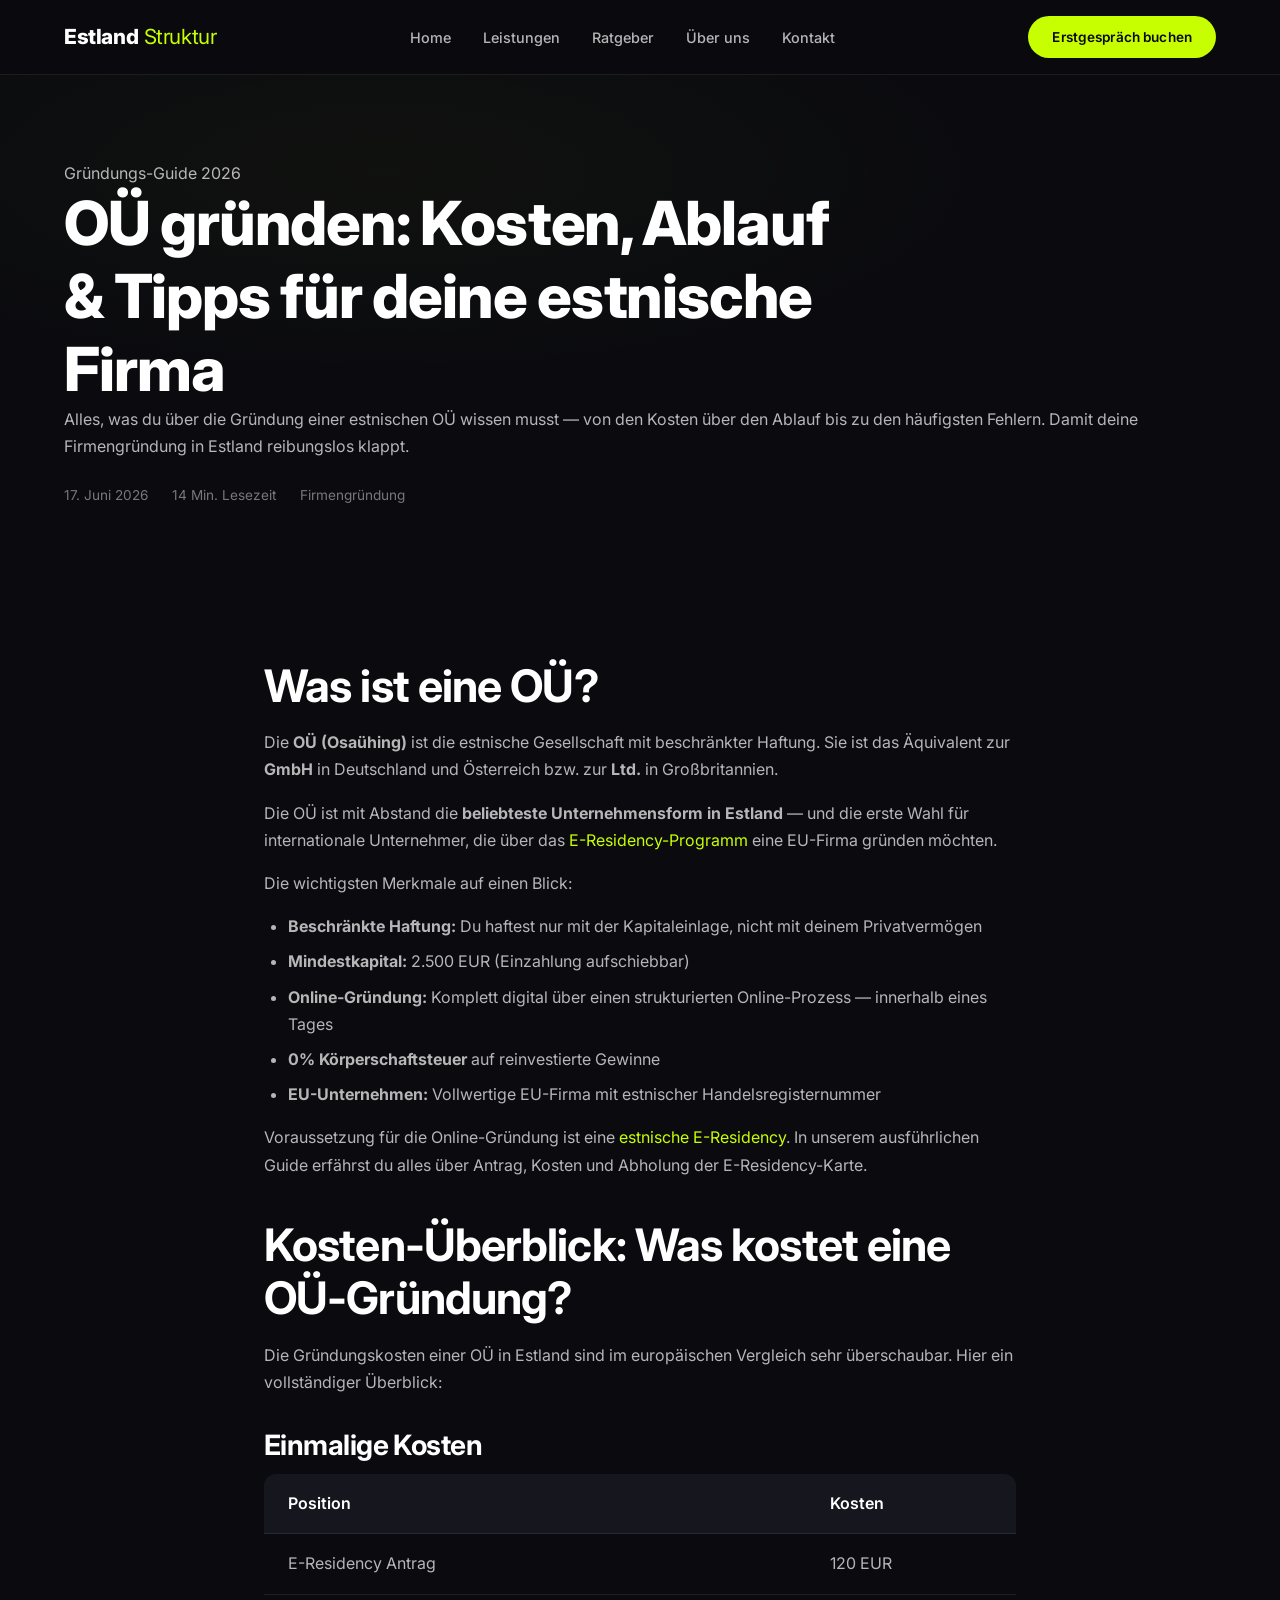
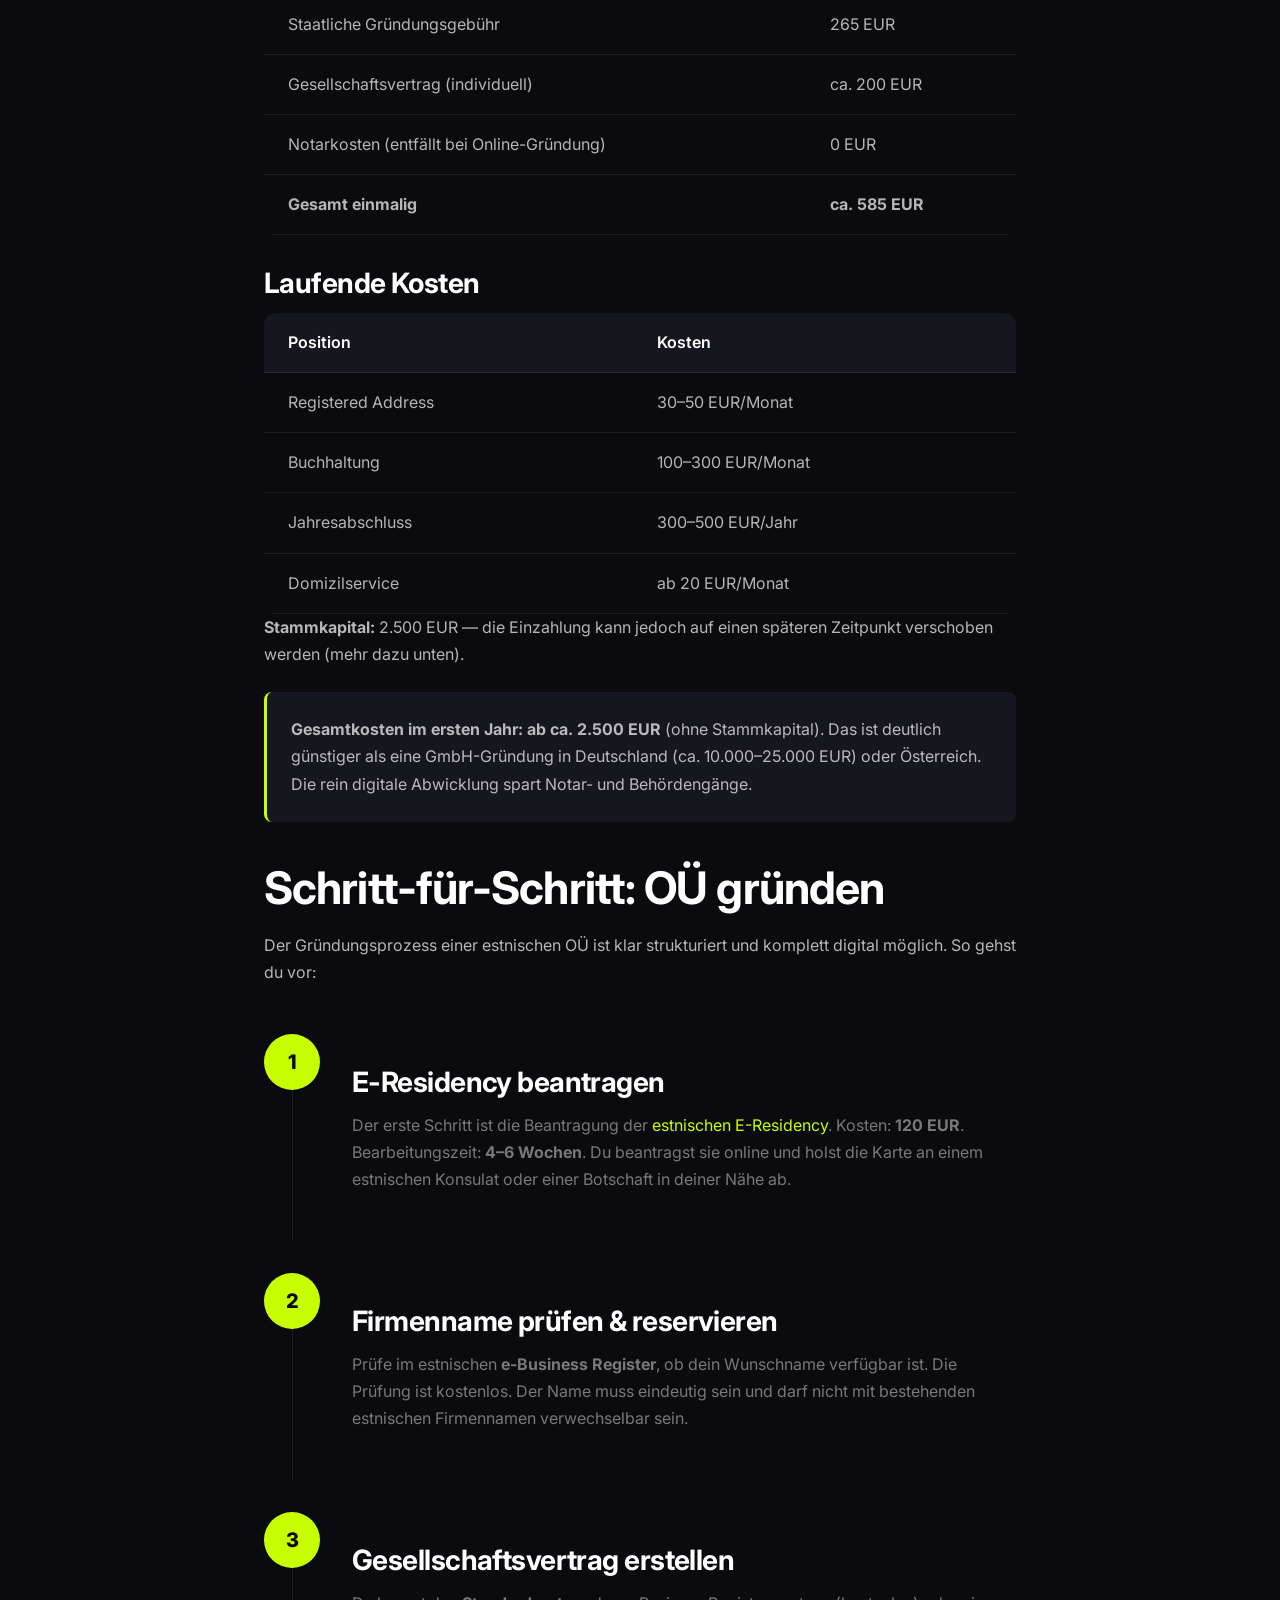
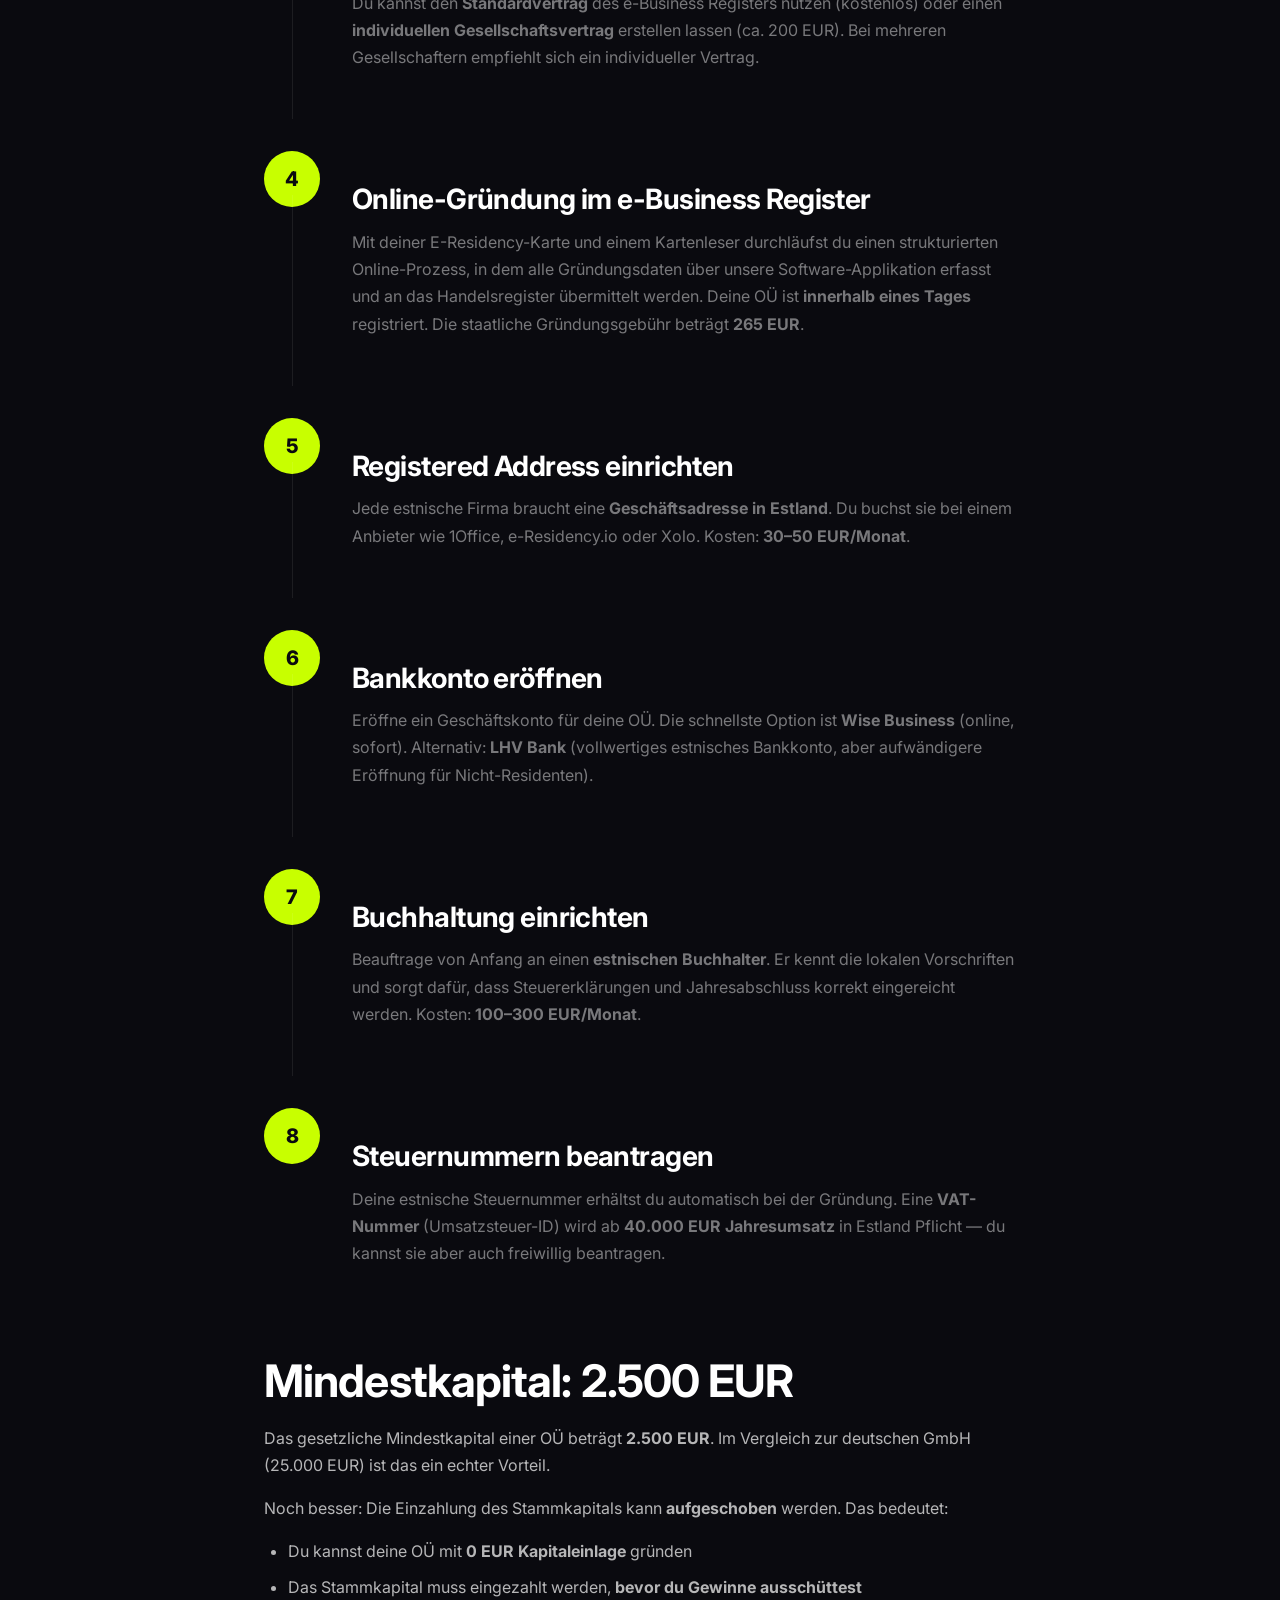
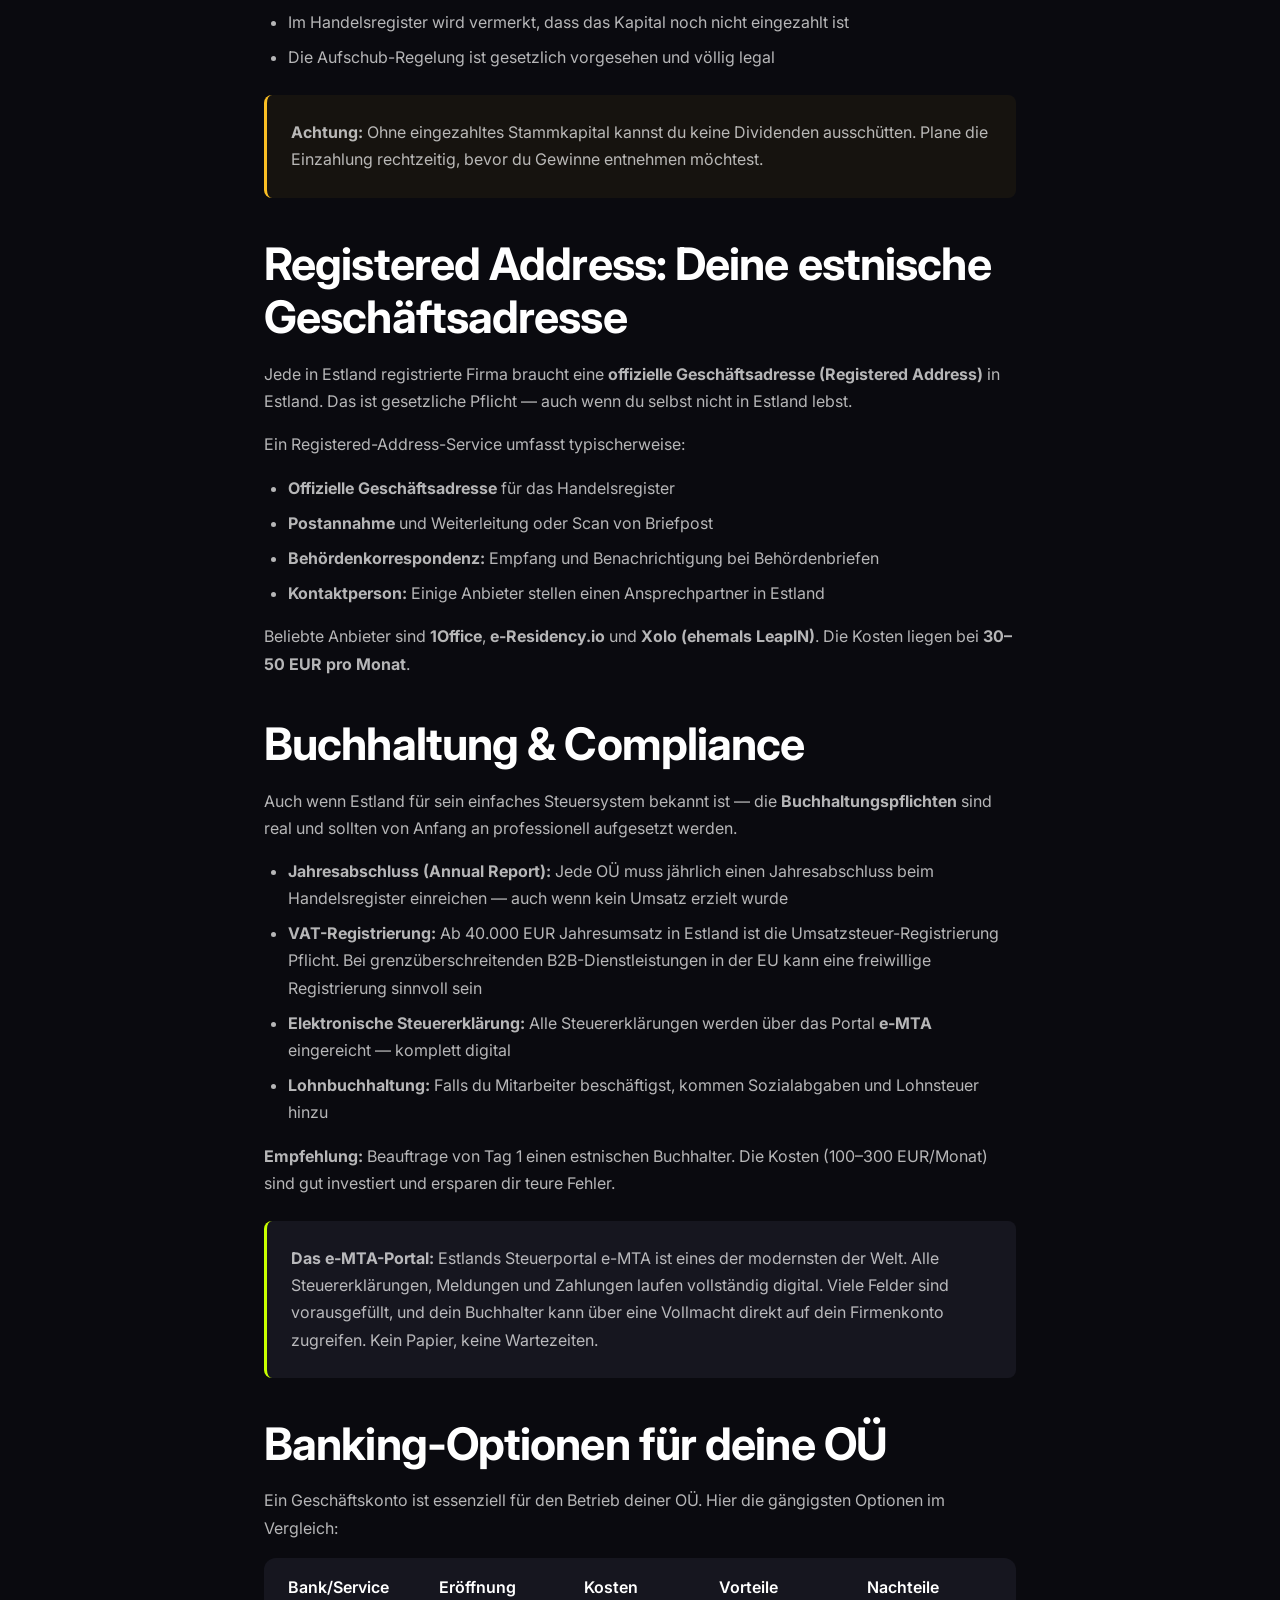
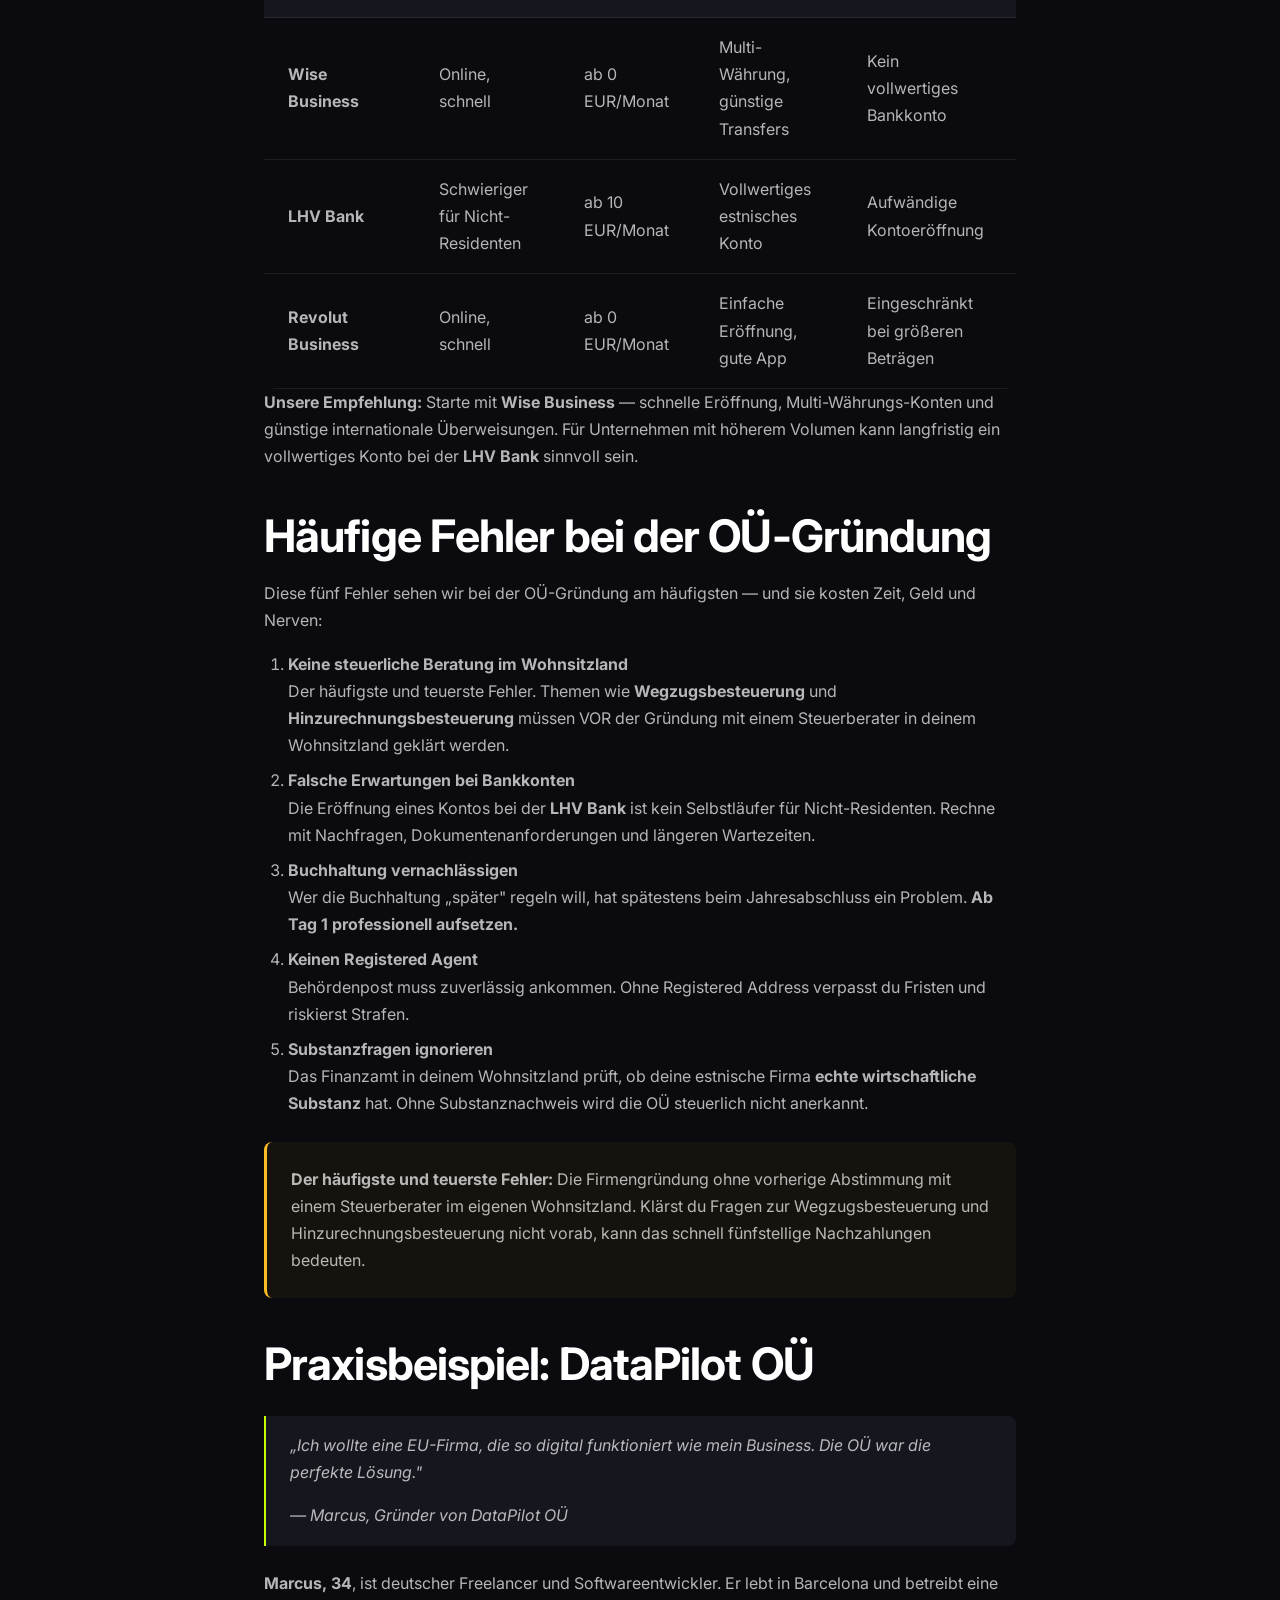
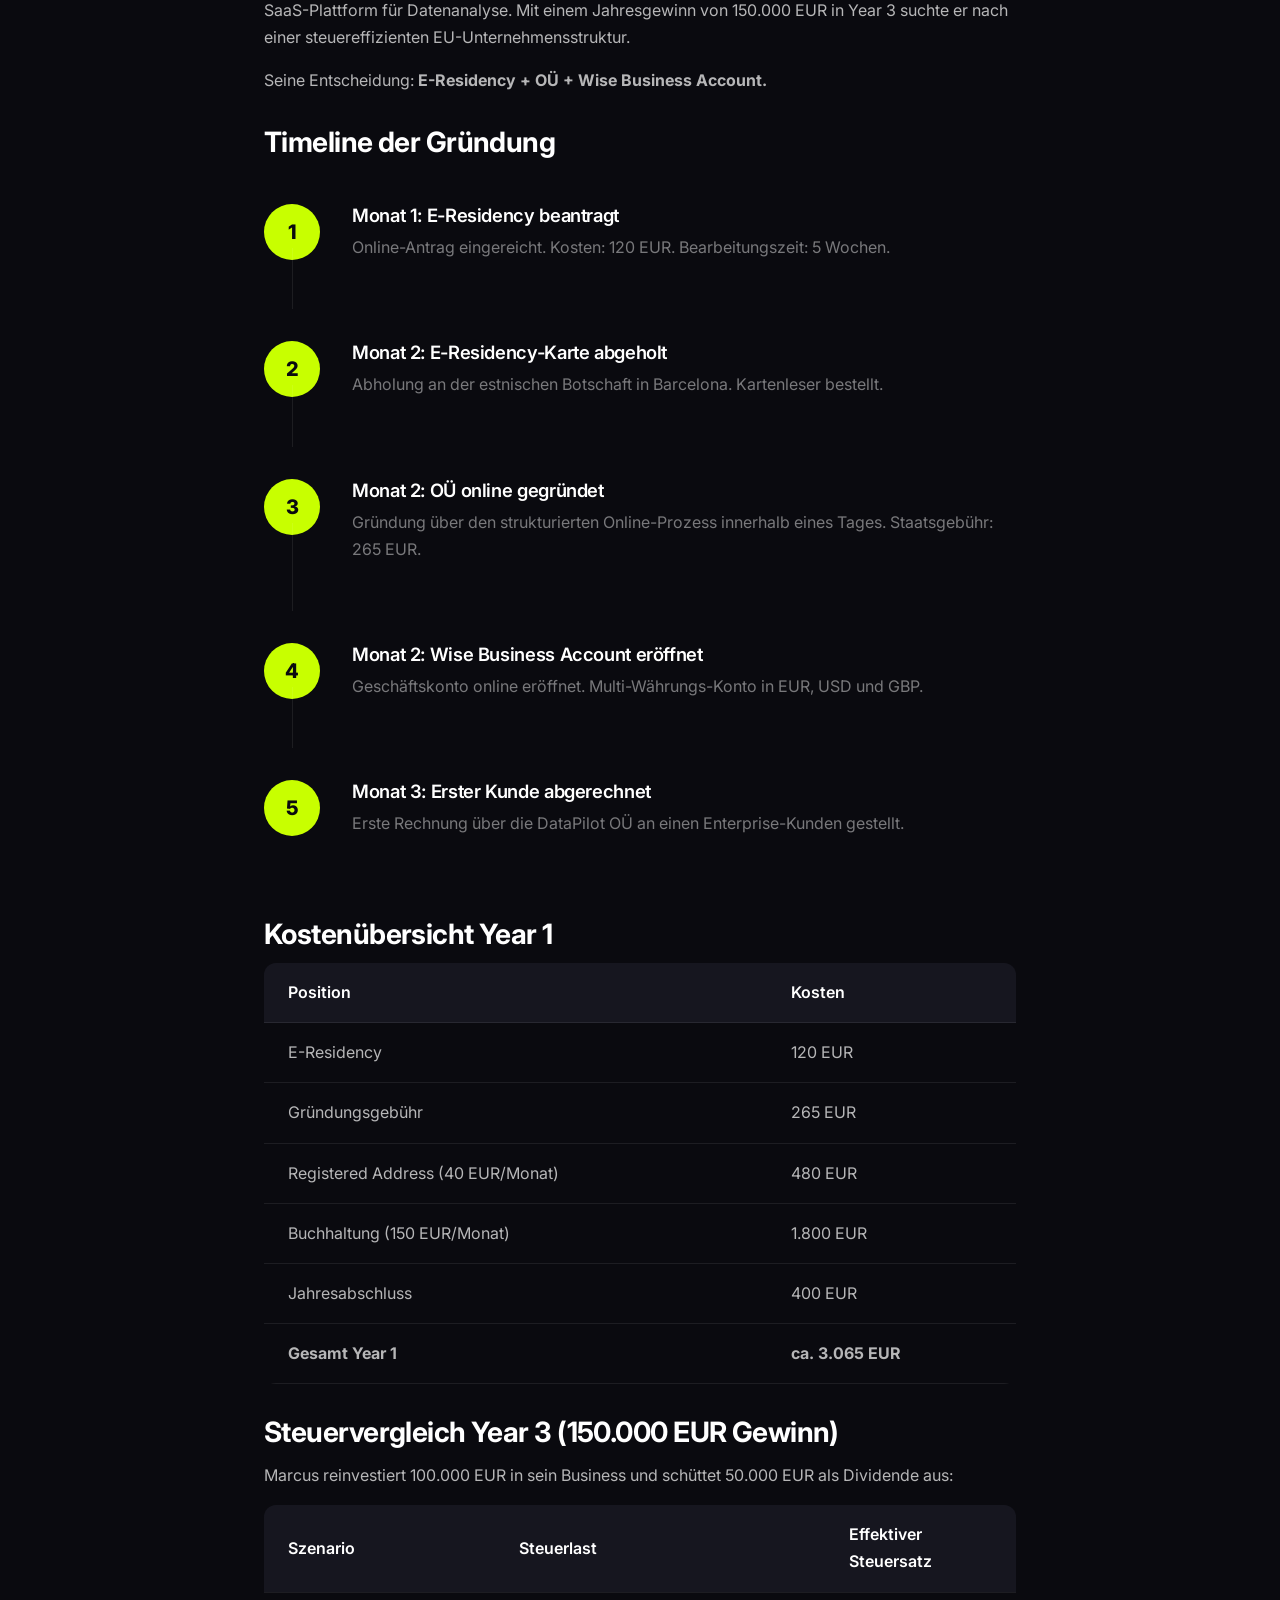
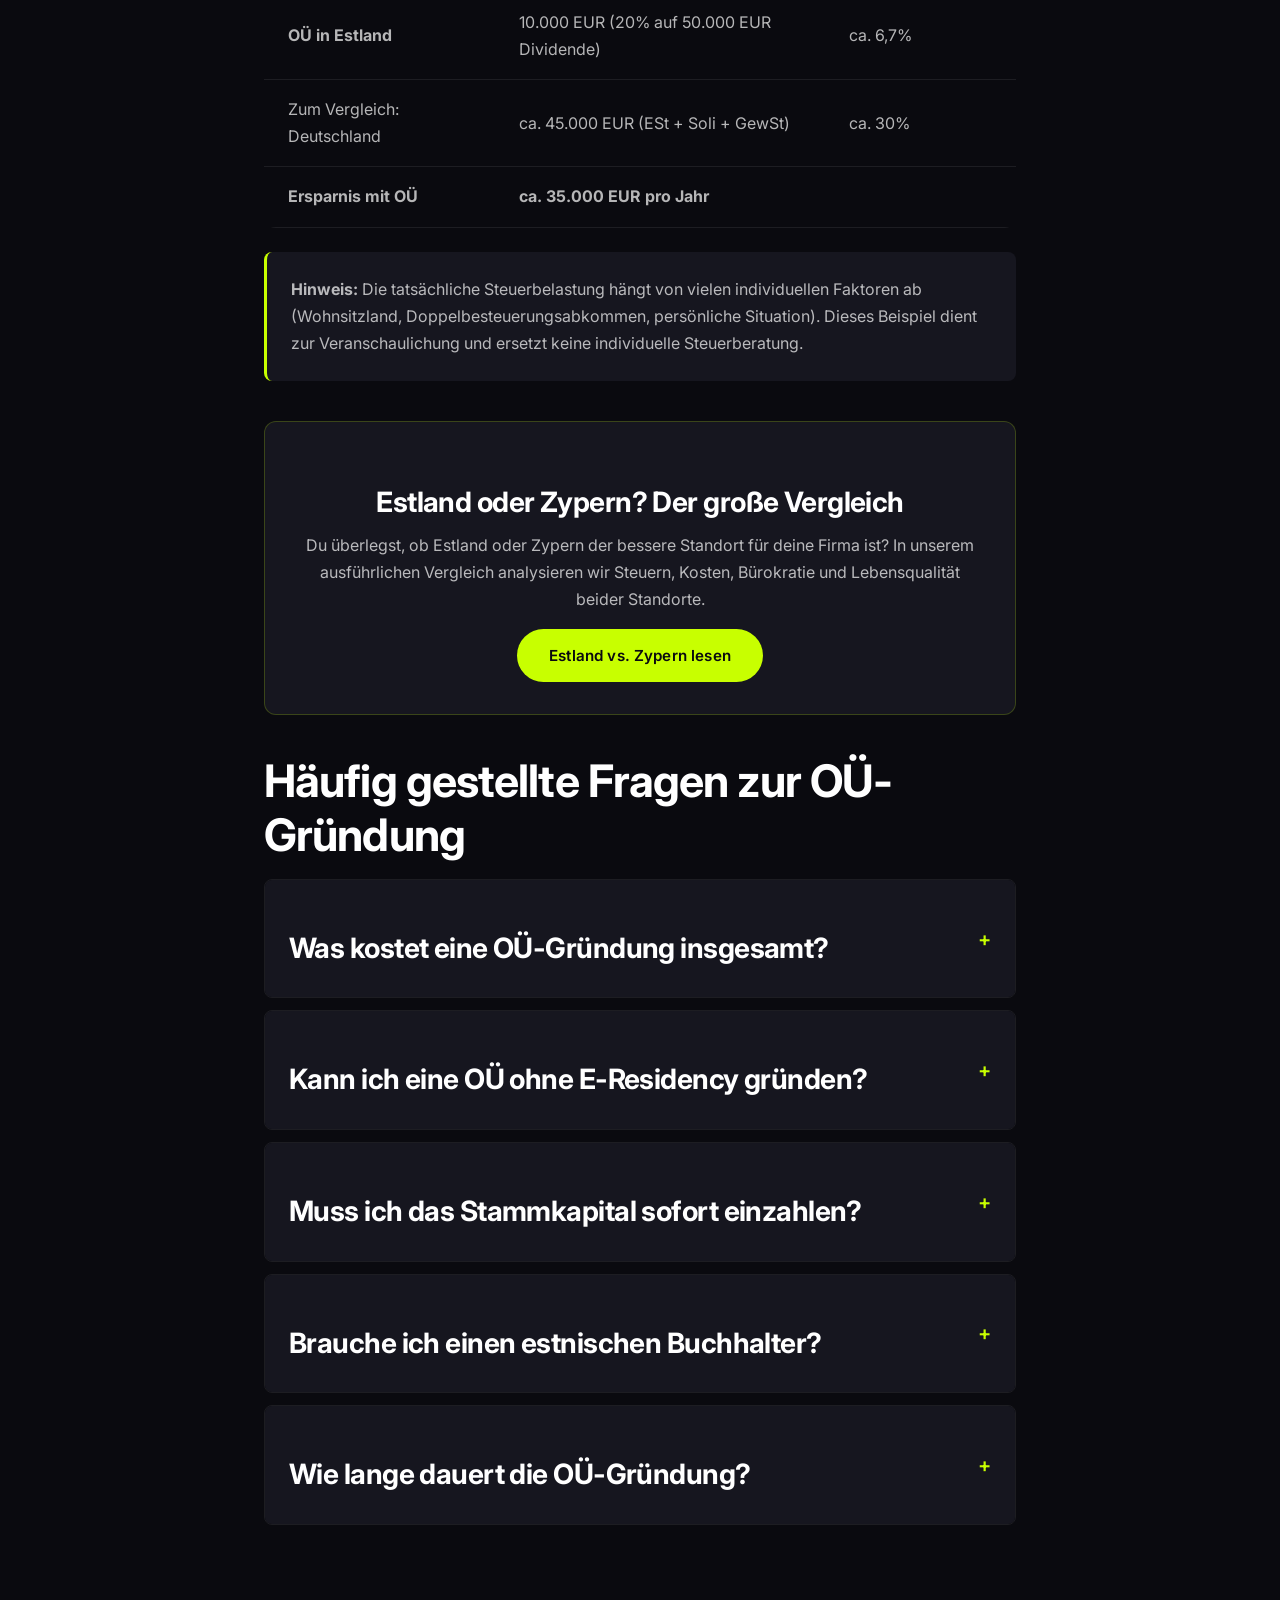
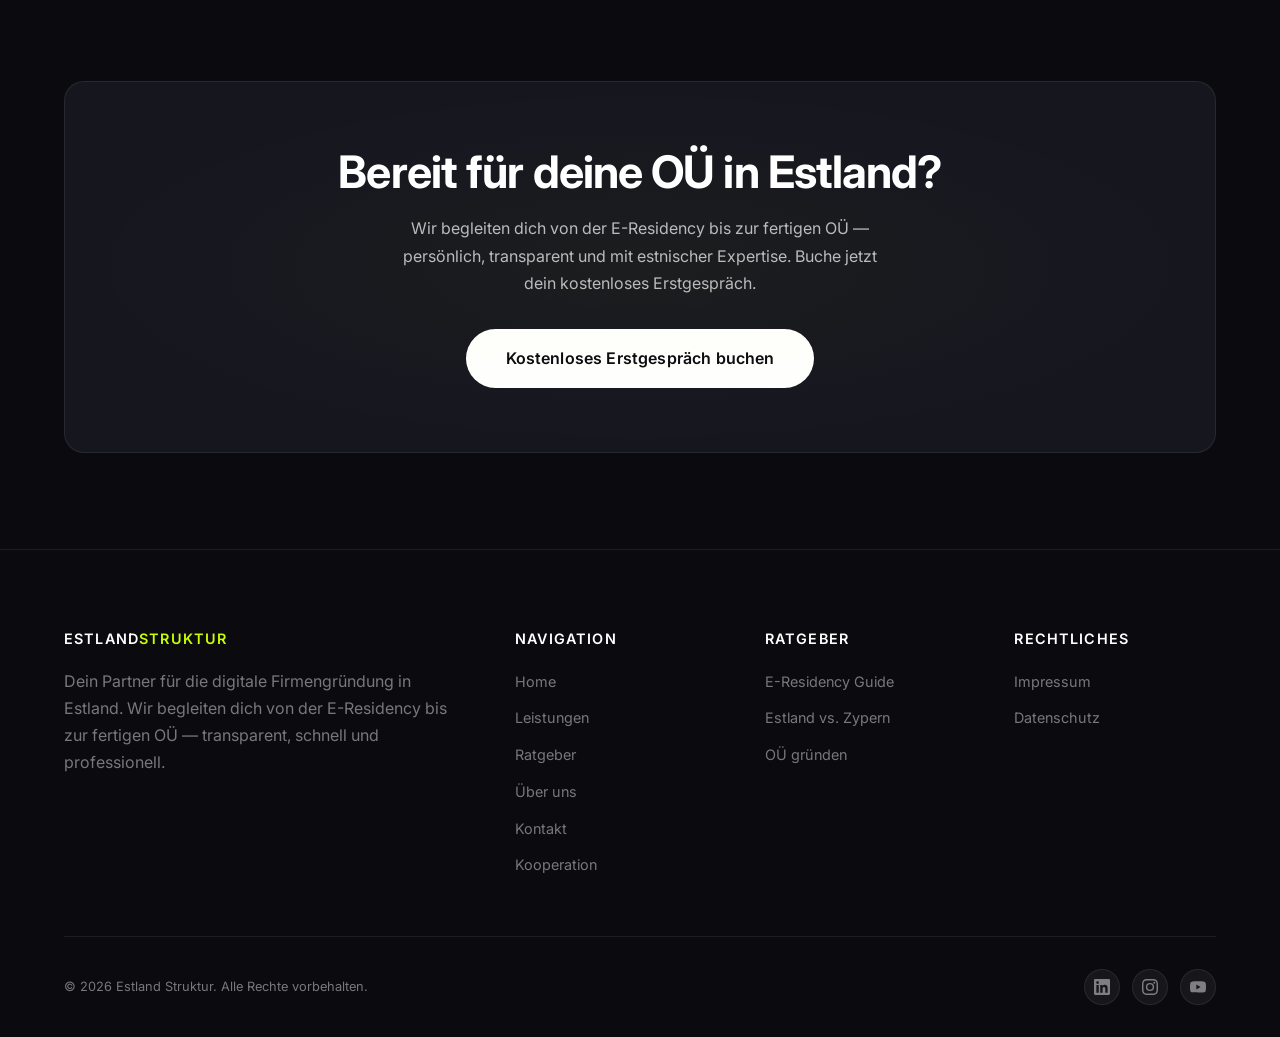
<file: ratgeber/oue-gruenden-kosten.html>
<!DOCTYPE html>
<html lang="de">
<head>
  <meta charset="UTF-8">
  <meta name="viewport" content="width=device-width, initial-scale=1.0">
  <title>OÜ gründen: Kosten, Ablauf & Tipps für deine estnische Firma</title>
  <meta name="description" content="Was kostet eine OÜ Gründung in Estland? Kompletter Kostenüberblick, Schritt-für-Schritt Ablauf und Praxis-Tipps von Experten.">
  <meta name="keywords" content="OÜ gründen, OÜ Kosten, Estland Firma gründen, Osaühing, estnische GmbH, E-Residency Firma, OÜ Gründung Ablauf">
  <meta name="author" content="Estland Struktur">

  <!-- Open Graph -->
  <meta property="og:title" content="OÜ gründen: Kosten, Ablauf & Tipps für deine estnische Firma">
  <meta property="og:description" content="Was kostet eine OÜ Gründung in Estland? Kompletter Kostenüberblick, Schritt-für-Schritt Ablauf und Praxis-Tipps von Experten.">
  <meta property="og:type" content="article">
  <meta property="og:url" content="https://estland-struktur.com/ratgeber/oue-gruenden-kosten.html">
  <meta property="og:image" content="https://estland-struktur.com/img/og-image.jpg">
  <meta property="og:locale" content="de_DE">
  <meta property="og:site_name" content="Estland Struktur">
  <meta property="article:published_time" content="2026-06-17">
  <meta property="article:author" content="Estland Struktur">
  <meta property="article:section" content="Firmengründung">

  <!-- Twitter Card -->
  <meta name="twitter:card" content="summary_large_image">
  <meta name="twitter:title" content="OÜ gründen: Kosten, Ablauf & Tipps für deine estnische Firma">
  <meta name="twitter:description" content="Was kostet eine OÜ Gründung in Estland? Kompletter Kostenüberblick, Schritt-für-Schritt Ablauf und Praxis-Tipps.">

  <!-- Favicon -->
  <link rel="icon" type="image/png" href="../img/favicon.png">

  <!-- Google Fonts -->
  <link rel="preconnect" href="https://fonts.googleapis.com">
  <link rel="preconnect" href="https://fonts.gstatic.com" crossorigin>
  <link href="https://fonts.googleapis.com/css2?family=Inter:wght@400;500;600;700;800&display=swap" rel="stylesheet">

  <!-- Stylesheet -->
  <link rel="stylesheet" href="../css/style.css">

  <!-- Structured Data -->
  <script type="application/ld+json">
  {
    "@context": "https://schema.org",
    "@type": "Article",
    "headline": "OÜ gründen: Kosten, Ablauf & Tipps für deine estnische Firma",
    "description": "Was kostet eine OÜ Gründung in Estland? Kompletter Kostenüberblick, Schritt-für-Schritt Ablauf und Praxis-Tipps von Experten.",
    "author": {
      "@type": "Organization",
      "name": "Estland Struktur",
      "url": "https://estland-struktur.com"
    },
    "publisher": {
      "@type": "Organization",
      "name": "Estland Struktur",
      "logo": {
        "@type": "ImageObject",
        "url": "https://estland-struktur.com/img/favicon.png"
      }
    },
    "datePublished": "2026-06-17",
    "dateModified": "2026-06-17",
    "mainEntityOfPage": {
      "@type": "WebPage",
      "@id": "https://estland-struktur.com/ratgeber/oue-gruenden-kosten.html"
    },
    "image": "https://estland-struktur.com/img/og-image.jpg",
    "articleSection": "Firmengründung",
    "inLanguage": "de"
  }
  </script>
</head>
<body>

  <!-- Navigation -->
  <nav class="nav">
    <div class="nav-inner">
      <a href="../index.html" class="logo">Estland <span>Struktur</span></a>
      <ul class="nav-links">
        <li><a href="../index.html">Home</a></li>
        <li><a href="../firma.html">Leistungen</a></li>
        <li><a href="../ratgeber/e-residency-estland.html">Ratgeber</a></li>
        <li><a href="../index.html#about">Über uns</a></li>
        <li><a href="../index.html#kontakt">Kontakt</a></li>
      </ul>
      <a href="../index.html#kontakt" class="btn btn-primary btn-nav">Erstgespräch buchen</a>
      <button class="nav-toggle" aria-label="Menü öffnen">
        <span></span><span></span><span></span>
      </button>
    </div>
  </nav>

  <!-- Article Hero -->
  <section class="article-hero">
    <div class="container">
      <span class="subtitle">Gründungs-Guide 2026</span>
      <h1>OÜ gründen: Kosten, Ablauf & Tipps für deine estnische Firma</h1>
      <p>Alles, was du über die Gründung einer estnischen OÜ wissen musst — von den Kosten über den Ablauf bis zu den häufigsten Fehlern. Damit deine Firmengründung in Estland reibungslos klappt.</p>
      <div class="article-meta">
        <span>17. Juni 2026</span>
        <span>14 Min. Lesezeit</span>
        <span>Firmengründung</span>
      </div>
    </div>
  </section>

  <!-- Article Content -->
  <div class="article-content">

    <!-- Was ist eine OÜ? -->
    <h2 id="was-ist-oue">Was ist eine OÜ?</h2>
    <p>Die <strong>OÜ (Osaühing)</strong> ist die estnische Gesellschaft mit beschränkter Haftung. Sie ist das Äquivalent zur <strong>GmbH</strong> in Deutschland und Österreich bzw. zur <strong>Ltd.</strong> in Großbritannien.</p>
    <p>Die OÜ ist mit Abstand die <strong>beliebteste Unternehmensform in Estland</strong> — und die erste Wahl für internationale Unternehmer, die über das <a href="../ratgeber/e-residency-estland.html">E-Residency-Programm</a> eine EU-Firma gründen möchten.</p>
    <p>Die wichtigsten Merkmale auf einen Blick:</p>
    <ul>
      <li><strong>Beschränkte Haftung:</strong> Du haftest nur mit der Kapitaleinlage, nicht mit deinem Privatvermögen</li>
      <li><strong>Mindestkapital:</strong> 2.500 EUR (Einzahlung aufschiebbar)</li>
      <li><strong>Online-Gründung:</strong> Komplett digital über einen strukturierten Online-Prozess — innerhalb eines Tages</li>
      <li><strong>0% Körperschaftsteuer</strong> auf reinvestierte Gewinne</li>
      <li><strong>EU-Unternehmen:</strong> Vollwertige EU-Firma mit estnischer Handelsregisternummer</li>
    </ul>
    <p>Voraussetzung für die Online-Gründung ist eine <a href="../ratgeber/e-residency-estland.html">estnische E-Residency</a>. In unserem ausführlichen Guide erfährst du alles über Antrag, Kosten und Abholung der E-Residency-Karte.</p>

    <!-- Kosten-Überblick -->
    <h2 id="kosten">Kosten-Überblick: Was kostet eine OÜ-Gründung?</h2>
    <p>Die Gründungskosten einer OÜ in Estland sind im europäischen Vergleich sehr überschaubar. Hier ein vollständiger Überblick:</p>

    <h3>Einmalige Kosten</h3>
    <table class="comparison-table">
      <thead>
        <tr>
          <th>Position</th>
          <th>Kosten</th>
        </tr>
      </thead>
      <tbody>
        <tr>
          <td>E-Residency Antrag</td>
          <td>120 EUR</td>
        </tr>
        <tr>
          <td>Staatliche Gründungsgebühr</td>
          <td>265 EUR</td>
        </tr>
        <tr>
          <td>Gesellschaftsvertrag (individuell)</td>
          <td>ca. 200 EUR</td>
        </tr>
        <tr>
          <td>Notarkosten (entfällt bei Online-Gründung)</td>
          <td>0 EUR</td>
        </tr>
        <tr>
          <td><strong>Gesamt einmalig</strong></td>
          <td><strong>ca. 585 EUR</strong></td>
        </tr>
      </tbody>
    </table>

    <h3>Laufende Kosten</h3>
    <table class="comparison-table">
      <thead>
        <tr>
          <th>Position</th>
          <th>Kosten</th>
        </tr>
      </thead>
      <tbody>
        <tr>
          <td>Registered Address</td>
          <td>30–50 EUR/Monat</td>
        </tr>
        <tr>
          <td>Buchhaltung</td>
          <td>100–300 EUR/Monat</td>
        </tr>
        <tr>
          <td>Jahresabschluss</td>
          <td>300–500 EUR/Jahr</td>
        </tr>
        <tr>
          <td>Domizilservice</td>
          <td>ab 20 EUR/Monat</td>
        </tr>
      </tbody>
    </table>

    <p><strong>Stammkapital:</strong> 2.500 EUR — die Einzahlung kann jedoch auf einen späteren Zeitpunkt verschoben werden (mehr dazu unten).</p>

    <div class="info-box">
      <strong>Gesamtkosten im ersten Jahr: ab ca. 2.500 EUR</strong> (ohne Stammkapital). Das ist deutlich günstiger als eine GmbH-Gründung in Deutschland (ca. 10.000–25.000 EUR) oder Österreich. Die rein digitale Abwicklung spart Notar- und Behördengänge.
    </div>

    <!-- Schritt-für-Schritt -->
    <h2 id="ablauf">Schritt-für-Schritt: OÜ gründen</h2>
    <p>Der Gründungsprozess einer estnischen OÜ ist klar strukturiert und komplett digital möglich. So gehst du vor:</p>

    <div class="steps">
      <div class="step">
        <div class="step-number">1</div>
        <div class="step-content">
          <h3>E-Residency beantragen</h3>
          <p>Der erste Schritt ist die Beantragung der <a href="../ratgeber/e-residency-estland.html">estnischen E-Residency</a>. Kosten: <strong>120 EUR</strong>. Bearbeitungszeit: <strong>4–6 Wochen</strong>. Du beantragst sie online und holst die Karte an einem estnischen Konsulat oder einer Botschaft in deiner Nähe ab.</p>
        </div>
      </div>
      <div class="step">
        <div class="step-number">2</div>
        <div class="step-content">
          <h3>Firmenname prüfen & reservieren</h3>
          <p>Prüfe im estnischen <strong>e-Business Register</strong>, ob dein Wunschname verfügbar ist. Die Prüfung ist kostenlos. Der Name muss eindeutig sein und darf nicht mit bestehenden estnischen Firmennamen verwechselbar sein.</p>
        </div>
      </div>
      <div class="step">
        <div class="step-number">3</div>
        <div class="step-content">
          <h3>Gesellschaftsvertrag erstellen</h3>
          <p>Du kannst den <strong>Standardvertrag</strong> des e-Business Registers nutzen (kostenlos) oder einen <strong>individuellen Gesellschaftsvertrag</strong> erstellen lassen (ca. 200 EUR). Bei mehreren Gesellschaftern empfiehlt sich ein individueller Vertrag.</p>
        </div>
      </div>
      <div class="step">
        <div class="step-number">4</div>
        <div class="step-content">
          <h3>Online-Gründung im e-Business Register</h3>
          <p>Mit deiner E-Residency-Karte und einem Kartenleser durchläufst du einen strukturierten Online-Prozess, in dem alle Gründungsdaten über unsere Software-Applikation erfasst und an das Handelsregister übermittelt werden. Deine OÜ ist <strong>innerhalb eines Tages</strong> registriert. Die staatliche Gründungsgebühr beträgt <strong>265 EUR</strong>.</p>
        </div>
      </div>
      <div class="step">
        <div class="step-number">5</div>
        <div class="step-content">
          <h3>Registered Address einrichten</h3>
          <p>Jede estnische Firma braucht eine <strong>Geschäftsadresse in Estland</strong>. Du buchst sie bei einem Anbieter wie 1Office, e-Residency.io oder Xolo. Kosten: <strong>30–50 EUR/Monat</strong>.</p>
        </div>
      </div>
      <div class="step">
        <div class="step-number">6</div>
        <div class="step-content">
          <h3>Bankkonto eröffnen</h3>
          <p>Eröffne ein Geschäftskonto für deine OÜ. Die schnellste Option ist <strong>Wise Business</strong> (online, sofort). Alternativ: <strong>LHV Bank</strong> (vollwertiges estnisches Bankkonto, aber aufwändigere Eröffnung für Nicht-Residenten).</p>
        </div>
      </div>
      <div class="step">
        <div class="step-number">7</div>
        <div class="step-content">
          <h3>Buchhaltung einrichten</h3>
          <p>Beauftrage von Anfang an einen <strong>estnischen Buchhalter</strong>. Er kennt die lokalen Vorschriften und sorgt dafür, dass Steuererklärungen und Jahresabschluss korrekt eingereicht werden. Kosten: <strong>100–300 EUR/Monat</strong>.</p>
        </div>
      </div>
      <div class="step">
        <div class="step-number">8</div>
        <div class="step-content">
          <h3>Steuernummern beantragen</h3>
          <p>Deine estnische Steuernummer erhältst du automatisch bei der Gründung. Eine <strong>VAT-Nummer</strong> (Umsatzsteuer-ID) wird ab <strong>40.000 EUR Jahresumsatz</strong> in Estland Pflicht — du kannst sie aber auch freiwillig beantragen.</p>
        </div>
      </div>
    </div>

    <!-- Mindestkapital -->
    <h2 id="mindestkapital">Mindestkapital: 2.500 EUR</h2>
    <p>Das gesetzliche Mindestkapital einer OÜ beträgt <strong>2.500 EUR</strong>. Im Vergleich zur deutschen GmbH (25.000 EUR) ist das ein echter Vorteil.</p>
    <p>Noch besser: Die Einzahlung des Stammkapitals kann <strong>aufgeschoben</strong> werden. Das bedeutet:</p>
    <ul>
      <li>Du kannst deine OÜ mit <strong>0 EUR Kapitaleinlage</strong> gründen</li>
      <li>Das Stammkapital muss eingezahlt werden, <strong>bevor du Gewinne ausschüttest</strong></li>
      <li>Im Handelsregister wird vermerkt, dass das Kapital noch nicht eingezahlt ist</li>
      <li>Die Aufschub-Regelung ist gesetzlich vorgesehen und völlig legal</li>
    </ul>

    <div class="warning-box">
      <strong>Achtung:</strong> Ohne eingezahltes Stammkapital kannst du keine Dividenden ausschütten. Plane die Einzahlung rechtzeitig, bevor du Gewinne entnehmen möchtest.
    </div>

    <!-- Registered Address -->
    <h2 id="registered-address">Registered Address: Deine estnische Geschäftsadresse</h2>
    <p>Jede in Estland registrierte Firma braucht eine <strong>offizielle Geschäftsadresse (Registered Address)</strong> in Estland. Das ist gesetzliche Pflicht — auch wenn du selbst nicht in Estland lebst.</p>
    <p>Ein Registered-Address-Service umfasst typischerweise:</p>
    <ul>
      <li><strong>Offizielle Geschäftsadresse</strong> für das Handelsregister</li>
      <li><strong>Postannahme</strong> und Weiterleitung oder Scan von Briefpost</li>
      <li><strong>Behördenkorrespondenz:</strong> Empfang und Benachrichtigung bei Behördenbriefen</li>
      <li><strong>Kontaktperson:</strong> Einige Anbieter stellen einen Ansprechpartner in Estland</li>
    </ul>
    <p>Beliebte Anbieter sind <strong>1Office</strong>, <strong>e-Residency.io</strong> und <strong>Xolo (ehemals LeapIN)</strong>. Die Kosten liegen bei <strong>30–50 EUR pro Monat</strong>.</p>

    <!-- Buchhaltung & Compliance -->
    <h2 id="buchhaltung">Buchhaltung & Compliance</h2>
    <p>Auch wenn Estland für sein einfaches Steuersystem bekannt ist — die <strong>Buchhaltungspflichten</strong> sind real und sollten von Anfang an professionell aufgesetzt werden.</p>
    <ul>
      <li><strong>Jahresabschluss (Annual Report):</strong> Jede OÜ muss jährlich einen Jahresabschluss beim Handelsregister einreichen — auch wenn kein Umsatz erzielt wurde</li>
      <li><strong>VAT-Registrierung:</strong> Ab 40.000 EUR Jahresumsatz in Estland ist die Umsatzsteuer-Registrierung Pflicht. Bei grenzüberschreitenden B2B-Dienstleistungen in der EU kann eine freiwillige Registrierung sinnvoll sein</li>
      <li><strong>Elektronische Steuererklärung:</strong> Alle Steuererklärungen werden über das Portal <strong>e-MTA</strong> eingereicht — komplett digital</li>
      <li><strong>Lohnbuchhaltung:</strong> Falls du Mitarbeiter beschäftigst, kommen Sozialabgaben und Lohnsteuer hinzu</li>
    </ul>
    <p><strong>Empfehlung:</strong> Beauftrage von Tag 1 einen estnischen Buchhalter. Die Kosten (100–300 EUR/Monat) sind gut investiert und ersparen dir teure Fehler.</p>

    <div class="info-box">
      <strong>Das e-MTA-Portal:</strong> Estlands Steuerportal e-MTA ist eines der modernsten der Welt. Alle Steuererklärungen, Meldungen und Zahlungen laufen vollständig digital. Viele Felder sind vorausgefüllt, und dein Buchhalter kann über eine Vollmacht direkt auf dein Firmenkonto zugreifen. Kein Papier, keine Wartezeiten.
    </div>

    <!-- Banking-Optionen -->
    <h2 id="banking">Banking-Optionen für deine OÜ</h2>
    <p>Ein Geschäftskonto ist essenziell für den Betrieb deiner OÜ. Hier die gängigsten Optionen im Vergleich:</p>

    <table class="comparison-table">
      <thead>
        <tr>
          <th>Bank/Service</th>
          <th>Eröffnung</th>
          <th>Kosten</th>
          <th>Vorteile</th>
          <th>Nachteile</th>
        </tr>
      </thead>
      <tbody>
        <tr>
          <td><strong>Wise Business</strong></td>
          <td>Online, schnell</td>
          <td>ab 0 EUR/Monat</td>
          <td>Multi-Währung, günstige Transfers</td>
          <td>Kein vollwertiges Bankkonto</td>
        </tr>
        <tr>
          <td><strong>LHV Bank</strong></td>
          <td>Schwieriger für Nicht-Residenten</td>
          <td>ab 10 EUR/Monat</td>
          <td>Vollwertiges estnisches Konto</td>
          <td>Aufwändige Kontoeröffnung</td>
        </tr>
        <tr>
          <td><strong>Revolut Business</strong></td>
          <td>Online, schnell</td>
          <td>ab 0 EUR/Monat</td>
          <td>Einfache Eröffnung, gute App</td>
          <td>Eingeschränkt bei größeren Beträgen</td>
        </tr>
      </tbody>
    </table>

    <p><strong>Unsere Empfehlung:</strong> Starte mit <strong>Wise Business</strong> — schnelle Eröffnung, Multi-Währungs-Konten und günstige internationale Überweisungen. Für Unternehmen mit höherem Volumen kann langfristig ein vollwertiges Konto bei der <strong>LHV Bank</strong> sinnvoll sein.</p>

    <!-- Häufige Fehler -->
    <h2 id="fehler">Häufige Fehler bei der OÜ-Gründung</h2>
    <p>Diese fünf Fehler sehen wir bei der OÜ-Gründung am häufigsten — und sie kosten Zeit, Geld und Nerven:</p>

    <ol>
      <li>
        <strong>Keine steuerliche Beratung im Wohnsitzland</strong><br>
        Der häufigste und teuerste Fehler. Themen wie <strong>Wegzugsbesteuerung</strong> und <strong>Hinzurechnungsbesteuerung</strong> müssen VOR der Gründung mit einem Steuerberater in deinem Wohnsitzland geklärt werden.
      </li>
      <li>
        <strong>Falsche Erwartungen bei Bankkonten</strong><br>
        Die Eröffnung eines Kontos bei der <strong>LHV Bank</strong> ist kein Selbstläufer für Nicht-Residenten. Rechne mit Nachfragen, Dokumentenanforderungen und längeren Wartezeiten.
      </li>
      <li>
        <strong>Buchhaltung vernachlässigen</strong><br>
        Wer die Buchhaltung „später" regeln will, hat spätestens beim Jahresabschluss ein Problem. <strong>Ab Tag 1 professionell aufsetzen.</strong>
      </li>
      <li>
        <strong>Keinen Registered Agent</strong><br>
        Behördenpost muss zuverlässig ankommen. Ohne Registered Address verpasst du Fristen und riskierst Strafen.
      </li>
      <li>
        <strong>Substanzfragen ignorieren</strong><br>
        Das Finanzamt in deinem Wohnsitzland prüft, ob deine estnische Firma <strong>echte wirtschaftliche Substanz</strong> hat. Ohne Substanznachweis wird die OÜ steuerlich nicht anerkannt.
      </li>
    </ol>

    <div class="warning-box">
      <strong>Der häufigste und teuerste Fehler:</strong> Die Firmengründung ohne vorherige Abstimmung mit einem Steuerberater im eigenen Wohnsitzland. Klärst du Fragen zur Wegzugsbesteuerung und Hinzurechnungsbesteuerung nicht vorab, kann das schnell fünfstellige Nachzahlungen bedeuten.
    </div>

    <!-- Praxisbeispiel -->
    <h2 id="praxisbeispiel">Praxisbeispiel: DataPilot OÜ</h2>
    <blockquote>
      <p>„Ich wollte eine EU-Firma, die so digital funktioniert wie mein Business. Die OÜ war die perfekte Lösung."</p>
      <cite>— Marcus, Gründer von DataPilot OÜ</cite>
    </blockquote>

    <p><strong>Marcus, 34</strong>, ist deutscher Freelancer und Softwareentwickler. Er lebt in Barcelona und betreibt eine SaaS-Plattform für Datenanalyse. Mit einem Jahresgewinn von 150.000 EUR in Year 3 suchte er nach einer steuereffizienten EU-Unternehmensstruktur.</p>
    <p>Seine Entscheidung: <strong>E-Residency + OÜ + Wise Business Account.</strong></p>

    <h3>Timeline der Gründung</h3>
    <div class="steps">
      <div class="step">
        <div class="step-number">1</div>
        <div class="step-content">
          <h4>Monat 1: E-Residency beantragt</h4>
          <p>Online-Antrag eingereicht. Kosten: 120 EUR. Bearbeitungszeit: 5 Wochen.</p>
        </div>
      </div>
      <div class="step">
        <div class="step-number">2</div>
        <div class="step-content">
          <h4>Monat 2: E-Residency-Karte abgeholt</h4>
          <p>Abholung an der estnischen Botschaft in Barcelona. Kartenleser bestellt.</p>
        </div>
      </div>
      <div class="step">
        <div class="step-number">3</div>
        <div class="step-content">
          <h4>Monat 2: OÜ online gegründet</h4>
          <p>Gründung über den strukturierten Online-Prozess innerhalb eines Tages. Staatsgebühr: 265 EUR.</p>
        </div>
      </div>
      <div class="step">
        <div class="step-number">4</div>
        <div class="step-content">
          <h4>Monat 2: Wise Business Account eröffnet</h4>
          <p>Geschäftskonto online eröffnet. Multi-Währungs-Konto in EUR, USD und GBP.</p>
        </div>
      </div>
      <div class="step">
        <div class="step-number">5</div>
        <div class="step-content">
          <h4>Monat 3: Erster Kunde abgerechnet</h4>
          <p>Erste Rechnung über die DataPilot OÜ an einen Enterprise-Kunden gestellt.</p>
        </div>
      </div>
    </div>

    <h3>Kostenübersicht Year 1</h3>
    <table class="comparison-table">
      <thead>
        <tr>
          <th>Position</th>
          <th>Kosten</th>
        </tr>
      </thead>
      <tbody>
        <tr>
          <td>E-Residency</td>
          <td>120 EUR</td>
        </tr>
        <tr>
          <td>Gründungsgebühr</td>
          <td>265 EUR</td>
        </tr>
        <tr>
          <td>Registered Address (40 EUR/Monat)</td>
          <td>480 EUR</td>
        </tr>
        <tr>
          <td>Buchhaltung (150 EUR/Monat)</td>
          <td>1.800 EUR</td>
        </tr>
        <tr>
          <td>Jahresabschluss</td>
          <td>400 EUR</td>
        </tr>
        <tr>
          <td><strong>Gesamt Year 1</strong></td>
          <td><strong>ca. 3.065 EUR</strong></td>
        </tr>
      </tbody>
    </table>

    <h3>Steuervergleich Year 3 (150.000 EUR Gewinn)</h3>
    <p>Marcus reinvestiert 100.000 EUR in sein Business und schüttet 50.000 EUR als Dividende aus:</p>

    <table class="comparison-table">
      <thead>
        <tr>
          <th>Szenario</th>
          <th>Steuerlast</th>
          <th>Effektiver Steuersatz</th>
        </tr>
      </thead>
      <tbody>
        <tr>
          <td><strong>OÜ in Estland</strong></td>
          <td>10.000 EUR (20% auf 50.000 EUR Dividende)</td>
          <td>ca. 6,7%</td>
        </tr>
        <tr>
          <td>Zum Vergleich: Deutschland</td>
          <td>ca. 45.000 EUR (ESt + Soli + GewSt)</td>
          <td>ca. 30%</td>
        </tr>
        <tr>
          <td><strong>Ersparnis mit OÜ</strong></td>
          <td colspan="2"><strong>ca. 35.000 EUR pro Jahr</strong></td>
        </tr>
      </tbody>
    </table>

    <div class="info-box">
      <strong>Hinweis:</strong> Die tatsächliche Steuerbelastung hängt von vielen individuellen Faktoren ab (Wohnsitzland, Doppelbesteuerungsabkommen, persönliche Situation). Dieses Beispiel dient zur Veranschaulichung und ersetzt keine individuelle Steuerberatung.
    </div>

    <!-- CTA -->
    <div class="article-cta">
      <h3>Estland oder Zypern? Der große Vergleich</h3>
      <p>Du überlegst, ob Estland oder Zypern der bessere Standort für deine Firma ist? In unserem ausführlichen Vergleich analysieren wir Steuern, Kosten, Bürokratie und Lebensqualität beider Standorte.</p>
      <a href="../ratgeber/estland-oder-zypern.html" class="btn btn-primary">Estland vs. Zypern lesen</a>
    </div>

    <!-- FAQ -->
    <h2 id="faq">Häufig gestellte Fragen zur OÜ-Gründung</h2>

    <div class="faq-item">
      <div class="faq-question">
        <h3>Was kostet eine OÜ-Gründung insgesamt?</h3>
      </div>
      <div class="faq-answer">
        <p>Die einmaligen Gründungskosten liegen bei <strong>ab ca. 585 EUR</strong> (E-Residency + Gründungsgebühr + Gesellschaftsvertrag). Hinzu kommen laufende Kosten von <strong>ab ca. 200 EUR/Monat</strong> für Registered Address und Buchhaltung. Das Stammkapital von 2.500 EUR kann aufgeschoben werden.</p>
      </div>
    </div>

    <div class="faq-item">
      <div class="faq-question">
        <h3>Kann ich eine OÜ ohne E-Residency gründen?</h3>
      </div>
      <div class="faq-answer">
        <p>Ja, aber nur <strong>vor Ort in Tallinn beim Notar</strong>. Die bequeme Online-Gründung über das e-Business Register erfordert eine E-Residency-Karte. Für die laufende Fernverwaltung deiner Firma (Jahresabschluss, Steuererklärungen, etc.) brauchst du ebenfalls die <a href="../ratgeber/e-residency-estland.html">E-Residency</a>.</p>
      </div>
    </div>

    <div class="faq-item">
      <div class="faq-question">
        <h3>Muss ich das Stammkapital sofort einzahlen?</h3>
      </div>
      <div class="faq-answer">
        <p>Nein, die Einzahlung der 2.500 EUR kann aufgeschoben werden. Du kannst deine OÜ also mit <strong>0 EUR Kapitaleinlage</strong> gründen. Wichtig: Vor der ersten Dividendenausschüttung muss das Stammkapital vollständig eingezahlt sein.</p>
      </div>
    </div>

    <div class="faq-item">
      <div class="faq-question">
        <h3>Brauche ich einen estnischen Buchhalter?</h3>
      </div>
      <div class="faq-answer">
        <p><strong>Dringend empfohlen.</strong> Estnisches Steuerrecht hat Besonderheiten (z.B. die Besteuerung nur bei Ausschüttung, VAT-Regeln, Annual Report), die ein lokaler Experte am besten kennt. Die Kosten von 100–300 EUR/Monat sind eine lohnende Investition.</p>
      </div>
    </div>

    <div class="faq-item">
      <div class="faq-question">
        <h3>Wie lange dauert die OÜ-Gründung?</h3>
      </div>
      <div class="faq-answer">
        <p>Die reine Online-Gründung ist <strong>innerhalb eines Tages</strong> abgeschlossen. Du durchläufst einen klar definierten digitalen Prozess, bei dem alle Daten strukturiert über unsere Software erfasst werden. Inklusive E-Residency-Beantragung (4–6 Wochen Bearbeitungszeit) solltest du insgesamt <strong>6–8 Wochen</strong> einplanen, bis deine OÜ einsatzbereit ist.</p>
      </div>
    </div>

  </div>

  <!-- Final CTA -->
  <section class="section section-dark">
    <div class="container">
      <div class="cta-banner">
        <h2>Bereit für deine OÜ in Estland?</h2>
        <p>Wir begleiten dich von der E-Residency bis zur fertigen OÜ — persönlich, transparent und mit estnischer Expertise. Buche jetzt dein kostenloses Erstgespräch.</p>
        <a href="../index.html#kontakt" class="btn btn-white btn-lg">Kostenloses Erstgespräch buchen</a>
      </div>
    </div>
  </section>

  <!-- Footer -->
  <footer class="footer">
    <div class="container">
      <div class="footer-grid">
        <div>
          <h4>Estland<span style="color: var(--accent);">Struktur</span></h4>
          <p>Dein Partner für die digitale Firmengründung in Estland. Wir begleiten dich von der E-Residency bis zur fertigen OÜ — transparent, schnell und professionell.</p>
        </div>
        <div>
          <h4>Navigation</h4>
          <ul class="footer-links">
            <li><a href="../index.html">Home</a></li>
            <li><a href="../firma.html">Leistungen</a></li>
            <li><a href="../ratgeber/e-residency-estland.html">Ratgeber</a></li>
            <li><a href="../index.html#about">Über uns</a></li>
            <li><a href="../index.html#kontakt">Kontakt</a></li>
            <li><a href="../kooperation.html">Kooperation</a></li>
          </ul>
        </div>
        <div>
          <h4>Ratgeber</h4>
          <ul class="footer-links">
            <li><a href="../ratgeber/e-residency-estland.html">E-Residency Guide</a></li>
            <li><a href="../ratgeber/estland-oder-zypern.html">Estland vs. Zypern</a></li>
            <li><a href="../ratgeber/oue-gruenden-kosten.html">OÜ gründen</a></li>
          </ul>
        </div>
        <div>
          <h4>Rechtliches</h4>
          <ul class="footer-links">
            <li><a href="../impressum.html">Impressum</a></li>
            <li><a href="../datenschutz.html">Datenschutz</a></li>
          </ul>
        </div>
      </div>
      <div class="footer-bottom">
        <span>&copy; 2026 Estland Struktur. Alle Rechte vorbehalten.</span>
        <div class="footer-social">
          <a href="#" aria-label="LinkedIn">
            <svg width="16" height="16" fill="currentColor" viewBox="0 0 24 24"><path d="M20.447 20.452h-3.554v-5.569c0-1.328-.027-3.037-1.852-3.037-1.853 0-2.136 1.445-2.136 2.939v5.667H9.351V9h3.414v1.561h.046c.477-.9 1.637-1.85 3.37-1.85 3.601 0 4.267 2.37 4.267 5.455v6.286zM5.337 7.433a2.062 2.062 0 01-2.063-2.065 2.064 2.064 0 112.063 2.065zm1.782 13.019H3.555V9h3.564v11.452zM22.225 0H1.771C.792 0 0 .774 0 1.729v20.542C0 23.227.792 24 1.771 24h20.451C23.2 24 24 23.227 24 22.271V1.729C24 .774 23.2 0 22.222 0h.003z"/></svg>
          </a>
          <a href="#" aria-label="Instagram">
            <svg width="16" height="16" fill="currentColor" viewBox="0 0 24 24"><path d="M12 2.163c3.204 0 3.584.012 4.85.07 3.252.148 4.771 1.691 4.919 4.919.058 1.265.069 1.645.069 4.849 0 3.205-.012 3.584-.069 4.849-.149 3.225-1.664 4.771-4.919 4.919-1.266.058-1.644.07-4.85.07-3.204 0-3.584-.012-4.849-.07-3.26-.149-4.771-1.699-4.919-4.92-.058-1.265-.07-1.644-.07-4.849 0-3.204.013-3.583.07-4.849.149-3.227 1.664-4.771 4.919-4.919 1.266-.057 1.645-.069 4.849-.069zM12 0C8.741 0 8.333.014 7.053.072 2.695.272.273 2.69.073 7.052.014 8.333 0 8.741 0 12c0 3.259.014 3.668.072 4.948.2 4.358 2.618 6.78 6.98 6.98C8.333 23.986 8.741 24 12 24c3.259 0 3.668-.014 4.948-.072 4.354-.2 6.782-2.618 6.979-6.98.059-1.28.073-1.689.073-4.948 0-3.259-.014-3.667-.072-4.947-.196-4.354-2.617-6.78-6.979-6.98C15.668.014 15.259 0 12 0zm0 5.838a6.162 6.162 0 100 12.324 6.162 6.162 0 000-12.324zM12 16a4 4 0 110-8 4 4 0 010 8zm6.406-11.845a1.44 1.44 0 100 2.881 1.44 1.44 0 000-2.881z"/></svg>
          </a>
          <a href="#" aria-label="YouTube">
            <svg width="16" height="16" fill="currentColor" viewBox="0 0 24 24"><path d="M23.498 6.186a3.016 3.016 0 00-2.122-2.136C19.505 3.545 12 3.545 12 3.545s-7.505 0-9.377.505A3.017 3.017 0 00.502 6.186C0 8.07 0 12 0 12s0 3.93.502 5.814a3.016 3.016 0 002.122 2.136c1.871.505 9.376.505 9.376.505s7.505 0 9.377-.505a3.015 3.015 0 002.122-2.136C24 15.93 24 12 24 12s0-3.93-.502-5.814zM9.545 15.568V8.432L15.818 12l-6.273 3.568z"/></svg>
          </a>
        </div>
      </div>
    </div>
  </footer>

  <!-- JavaScript -->
  <script src="../js/main.js"></script>
</body>
</html>
</file>
<file: css/style.css>
/* Estland Struktur — Dark Design System (inspired by pixit.design) */
:root {
  --bg: #0A0A0F;
  --bg-elevated: #111118;
  --bg-card: #16161F;
  --bg-hover: #1C1C28;
  --border: rgba(255,255,255,0.08);
  --border-hover: rgba(255,255,255,0.15);
  --text: rgba(255,255,255,0.7);
  --text-muted: rgba(255,255,255,0.45);
  --text-heading: #FFFFFF;
  --accent: #C8FF00;
  --accent-dim: rgba(200,255,0,0.15);
  --accent-text: #0A0A0F;
  --success: #34D399;
  --warning: #FBBF24;
  --error: #F87171;
  --shadow-sm: 0 1px 3px rgba(0,0,0,0.3);
  --shadow-md: 0 4px 20px rgba(0,0,0,0.4);
  --shadow-lg: 0 10px 40px rgba(0,0,0,0.5);
  --radius: 12px;
  --radius-sm: 8px;
  --radius-lg: 20px;
  --max-width: 1200px;
  --transition: 0.3s cubic-bezier(0.4, 0, 0.2, 1);
}

*, *::before, *::after { box-sizing: border-box; margin: 0; padding: 0; }
html { scroll-behavior: smooth; font-size: 16px; }

body {
  font-family: 'Inter', -apple-system, BlinkMacSystemFont, 'Segoe UI', sans-serif;
  color: var(--text);
  line-height: 1.7;
  background: var(--bg);
  overflow-x: hidden;
}

h1, h2, h3, h4, h5 {
  font-weight: 700;
  line-height: 1.2;
  color: var(--text-heading);
  letter-spacing: -0.02em;
}
h1 { font-size: clamp(2.4rem, 5vw, 3.8rem); font-weight: 800; }
h2 { font-size: clamp(1.8rem, 3.5vw, 2.8rem); }
h3 { font-size: clamp(1.3rem, 2.5vw, 1.75rem); }
h4 { font-size: 1.15rem; font-weight: 600; }

p { margin-bottom: 1rem; }
a { color: var(--accent); text-decoration: none; transition: color var(--transition); }
a:hover { color: #fff; }
img { max-width: 100%; height: auto; display: block; }

.container { max-width: var(--max-width); margin: 0 auto; padding: 0 1.5rem; }
.section { padding: 6rem 0; }
.section-alt { background: var(--bg-elevated); }
.section-dark { background: var(--bg); }
.section-dark h2, .section-dark h3, .section-dark h4 { color: var(--text-heading); }
.section-dark .text-light { color: var(--text); }

.text-center { text-align: center; }
.text-light { color: var(--text-muted); }
.text-accent { color: var(--accent); }
.text-sm { font-size: 0.9rem; }
.text-lg { font-size: 1.15rem; }

.mb-1 { margin-bottom: 0.5rem; }
.mb-2 { margin-bottom: 1rem; }
.mb-3 { margin-bottom: 1.5rem; }
.mb-4 { margin-bottom: 2rem; }
.mb-5 { margin-bottom: 3rem; }
.mt-3 { margin-top: 1.5rem; }
.mt-4 { margin-top: 2rem; }

.grid { display: grid; gap: 2rem; }
.grid-2 { grid-template-columns: repeat(2, 1fr); }
.grid-3 { grid-template-columns: repeat(3, 1fr); }
.grid-4 { grid-template-columns: repeat(4, 1fr); }

.flex { display: flex; }
.flex-center { align-items: center; justify-content: center; }
.flex-between { align-items: center; justify-content: space-between; }
.flex-col { flex-direction: column; }
.gap-1 { gap: 0.5rem; }
.gap-2 { gap: 1rem; }
.gap-3 { gap: 1.5rem; }

/* Buttons */
.btn {
  display: inline-flex;
  align-items: center;
  gap: 0.5rem;
  padding: 0.85rem 2rem;
  border-radius: 50px;
  font-weight: 600;
  font-size: 0.95rem;
  cursor: pointer;
  transition: all var(--transition);
  border: none;
  text-decoration: none;
  letter-spacing: 0.01em;
}
.btn-primary {
  background: var(--accent);
  color: var(--accent-text);
}
.btn-primary:hover {
  transform: translateY(-2px);
  box-shadow: 0 4px 20px rgba(200,255,0,0.25);
  color: var(--accent-text);
}
.btn-outline {
  background: transparent;
  color: var(--text-heading);
  border: 1px solid var(--border-hover);
}
.btn-outline:hover {
  background: rgba(255,255,255,0.05);
  border-color: rgba(255,255,255,0.3);
  color: var(--text-heading);
}
.btn-white {
  background: #fff;
  color: var(--bg);
}
.btn-white:hover {
  background: var(--accent);
  color: var(--accent-text);
  transform: translateY(-2px);
}
.btn-lg { padding: 1rem 2.5rem; font-size: 1rem; }
.btn-sm { padding: 0.6rem 1.5rem; font-size: 0.85rem; }
.btn-nav { padding: 0.6rem 1.5rem; font-size: 0.85rem; }

/* Cards */
.card {
  background: var(--bg-card);
  border-radius: var(--radius);
  padding: 2rem;
  border: 1px solid var(--border);
  transition: all var(--transition);
}
.card:hover {
  border-color: var(--border-hover);
  transform: translateY(-2px);
}
.card-icon {
  width: 48px; height: 48px;
  border-radius: var(--radius-sm);
  background: var(--accent-dim);
  display: flex; align-items: center; justify-content: center;
  font-size: 1.3rem;
  margin-bottom: 1.25rem;
}
.card-highlight {
  border: 1px solid rgba(200,255,0,0.3);
  position: relative;
}
.card-highlight::before {
  content: 'Beliebt';
  position: absolute;
  top: -12px; left: 50%;
  transform: translateX(-50%);
  background: var(--accent);
  color: var(--accent-text);
  padding: 0.25rem 1rem;
  border-radius: 50px;
  font-size: 0.75rem;
  font-weight: 700;
  letter-spacing: 0.05em;
  text-transform: uppercase;
}

/* Navigation */
.nav {
  position: fixed;
  top: 0; left: 0; right: 0;
  z-index: 1000;
  background: rgba(10,10,15,0.9);
  backdrop-filter: blur(20px);
  border-bottom: 1px solid var(--border);
  transition: all var(--transition);
}
.nav-inner {
  display: flex;
  align-items: center;
  justify-content: space-between;
  padding: 1rem 1.5rem;
  max-width: var(--max-width);
  margin: 0 auto;
}
.nav-logo, .logo {
  font-size: 1.3rem;
  font-weight: 800;
  color: var(--text-heading);
  text-decoration: none;
  display: flex;
  align-items: center;
  gap: 0.35rem;
  letter-spacing: -0.02em;
}
.nav-logo span, .logo span { color: var(--accent); font-weight: 400; }
.nav-links {
  display: flex;
  align-items: center;
  gap: 2rem;
  list-style: none;
}
.nav-links a {
  color: var(--text);
  font-weight: 500;
  font-size: 0.9rem;
  transition: color var(--transition);
}
.nav-links a:hover { color: var(--text-heading); }
.nav-toggle {
  display: none;
  background: none;
  border: none;
  cursor: pointer;
  color: var(--text-heading);
  padding: 0.5rem;
}
.nav-toggle span {
  display: block;
  width: 20px;
  height: 2px;
  background: var(--text-heading);
  margin: 4px 0;
  transition: all var(--transition);
}

/* Hero */
.hero {
  padding: 10rem 0 6rem;
  background: var(--bg);
  position: relative;
  overflow: hidden;
}
.hero::before {
  content: '';
  position: absolute;
  top: 0; left: 0; right: 0; bottom: 0;
  background:
    radial-gradient(ellipse 80% 60% at 20% 20%, rgba(200,255,0,0.04) 0%, transparent 70%),
    radial-gradient(ellipse 60% 80% at 80% 80%, rgba(200,255,0,0.02) 0%, transparent 70%);
}
.hero .container { position: relative; z-index: 1; }
.hero h1 { color: var(--text-heading); margin-bottom: 1.5rem; max-width: 800px; }
.hero p { color: var(--text); font-size: 1.15rem; max-width: 600px; line-height: 1.8; }
.hero .subtitle {
  display: inline-block;
  background: var(--accent-dim);
  border: 1px solid rgba(200,255,0,0.2);
  padding: 0.35rem 1rem;
  border-radius: 50px;
  font-size: 0.8rem;
  margin-bottom: 1.5rem;
  color: var(--accent);
  font-weight: 600;
  letter-spacing: 0.05em;
  text-transform: uppercase;
}
.hero-stats {
  display: flex;
  gap: 3rem;
  margin-top: 4rem;
  padding-top: 2.5rem;
  border-top: 1px solid var(--border);
}
.hero-stat-value {
  font-size: 2rem;
  font-weight: 800;
  color: var(--text-heading);
  letter-spacing: -0.02em;
}
.hero-stat-label {
  font-size: 0.8rem;
  color: var(--text-muted);
  margin-top: 0.25rem;
  text-transform: uppercase;
  letter-spacing: 0.05em;
}

/* USP Section */
.usp-grid { display: grid; grid-template-columns: repeat(4, 1fr); gap: 1.5rem; }
.usp-card {
  text-align: left;
  padding: 2rem;
  border-radius: var(--radius);
  background: var(--bg-card);
  border: 1px solid var(--border);
  transition: all var(--transition);
}
.usp-card:hover {
  border-color: var(--border-hover);
  transform: translateY(-2px);
}
.usp-icon {
  font-size: 2rem;
  margin-bottom: 1.25rem;
}
.usp-card h4 { margin-bottom: 0.75rem; }
.usp-card p { color: var(--text-muted); font-size: 0.9rem; }

/* Pricing */
.pricing-grid { display: grid; grid-template-columns: repeat(3, 1fr); gap: 2rem; }
.pricing-card {
  background: var(--bg-card);
  border-radius: var(--radius);
  padding: 2.5rem;
  border: 1px solid var(--border);
  transition: all var(--transition);
  position: relative;
}
.pricing-card:hover {
  border-color: var(--border-hover);
  transform: translateY(-2px);
}
.pricing-price {
  font-size: 2.5rem;
  font-weight: 800;
  color: var(--accent);
  margin: 1rem 0;
  letter-spacing: -0.02em;
}
.pricing-price span { font-size: 1rem; color: var(--text-muted); font-weight: 400; }
.pricing-features {
  list-style: none;
  margin: 1.5rem 0;
}
.pricing-features li {
  padding: 0.6rem 0;
  border-bottom: 1px solid var(--border);
  display: flex;
  align-items: center;
  gap: 0.5rem;
  color: var(--text);
  font-size: 0.95rem;
}
.pricing-features li::before {
  content: '✓';
  color: var(--accent);
  font-weight: 700;
}

/* Steps */
.steps { counter-reset: step; }
.step {
  display: flex;
  gap: 2rem;
  padding: 2rem 0;
  counter-increment: step;
  position: relative;
}
.step:not(:last-child)::after {
  content: '';
  position: absolute;
  left: 28px;
  top: 76px;
  bottom: 0;
  width: 1px;
  background: var(--border);
}
.step-number {
  flex-shrink: 0;
  width: 56px; height: 56px;
  border-radius: 50%;
  background: var(--accent);
  color: var(--accent-text);
  display: flex;
  align-items: center;
  justify-content: center;
  font-weight: 800;
  font-size: 1.25rem;
}
.step-content h4 { margin-bottom: 0.5rem; }
.step-content p { color: var(--text-muted); }

/* Comparison Table */
.comparison-table {
  width: 100%;
  border-collapse: collapse;
  border-radius: var(--radius);
  overflow: hidden;
}
.comparison-table thead { background: var(--bg-card); }
.comparison-table th {
  padding: 1rem 1.5rem;
  text-align: left;
  font-weight: 600;
  color: var(--text-heading);
  border-bottom: 1px solid var(--border);
}
.comparison-table td {
  padding: 1rem 1.5rem;
  border-bottom: 1px solid var(--border);
  color: var(--text);
}
.comparison-table tbody tr:hover { background: var(--bg-hover); }
.comparison-table .highlight-cell, .highlight-cell {
  color: var(--accent);
  font-weight: 700;
}
.comparison-table .negative-cell, .negative-cell {
  color: var(--error);
  font-weight: 600;
}

/* Testimonials */
.testimonial-card {
  background: var(--bg-card);
  border-radius: var(--radius);
  padding: 2rem;
  border: 1px solid var(--border);
}
.testimonial-text {
  font-size: 1rem;
  margin-bottom: 1.5rem;
  color: var(--text);
  line-height: 1.8;
}
.testimonial-text::before { content: '"'; color: var(--accent); font-weight: 700; }
.testimonial-text::after { content: '"'; color: var(--accent); font-weight: 700; }
.testimonial-author { font-weight: 600; color: var(--text-heading); }
.testimonial-role { color: var(--text-muted); font-size: 0.85rem; }
.stars { color: var(--accent); letter-spacing: 2px; margin-bottom: 0.75rem; font-size: 0.9rem; }

/* FAQ */
.faq-item {
  border: 1px solid var(--border);
  border-radius: var(--radius-sm);
  margin-bottom: 0.75rem;
  overflow: hidden;
}
.faq-question {
  width: 100%;
  padding: 1.25rem 1.5rem;
  background: var(--bg-card);
  border: none;
  text-align: left;
  font-size: 0.95rem;
  font-weight: 600;
  cursor: pointer;
  display: flex;
  justify-content: space-between;
  align-items: center;
  color: var(--text-heading);
  transition: background var(--transition);
}
.faq-question:hover { background: var(--bg-hover); }
.faq-question::after { content: '+'; font-size: 1.25rem; color: var(--accent); transition: transform var(--transition); }
.faq-item.active .faq-question::after { transform: rotate(45deg); }
.faq-answer {
  padding: 0 1.5rem;
  max-height: 0;
  overflow: hidden;
  transition: all 0.4s ease;
  background: var(--bg-card);
}
.faq-item.active .faq-answer {
  padding: 0 1.5rem 1.5rem;
  max-height: 500px;
}

/* CTA Banner */
.cta-banner {
  background: var(--bg-card);
  border: 1px solid var(--border);
  border-radius: var(--radius-lg);
  padding: 4rem;
  text-align: center;
  position: relative;
  overflow: hidden;
}
.cta-banner::before {
  content: '';
  position: absolute;
  top: 0; left: 0; right: 0; bottom: 0;
  background: radial-gradient(ellipse at center, rgba(200,255,0,0.03) 0%, transparent 70%);
}
.cta-banner h2 { color: var(--text-heading); margin-bottom: 1rem; position: relative; }
.cta-banner p { color: var(--text); max-width: 500px; margin: 0 auto 2rem; position: relative; }

/* Blog Cards */
.blog-card {
  border-radius: var(--radius);
  overflow: hidden;
  border: 1px solid var(--border);
  transition: all var(--transition);
  background: var(--bg-card);
}
.blog-card:hover {
  border-color: var(--border-hover);
  transform: translateY(-2px);
}
.blog-card-img {
  height: 180px;
  background: linear-gradient(135deg, var(--bg-hover) 0%, var(--bg-card) 100%);
  display: flex;
  align-items: center;
  justify-content: center;
  color: var(--accent);
  font-size: 3rem;
  border-bottom: 1px solid var(--border);
}
.blog-card-img svg { stroke: var(--accent); }
.blog-card-body { padding: 1.5rem; }
.blog-card-tag {
  display: inline-block;
  background: var(--accent-dim);
  color: var(--accent);
  padding: 0.2rem 0.75rem;
  border-radius: 50px;
  font-size: 0.75rem;
  font-weight: 600;
  margin-bottom: 0.75rem;
  letter-spacing: 0.05em;
  text-transform: uppercase;
}
.blog-card h4 { margin-bottom: 0.5rem; color: var(--text-heading); }
.blog-card p { color: var(--text-muted); font-size: 0.9rem; margin-bottom: 0; }

/* Footer */
.footer {
  background: var(--bg);
  color: var(--text-muted);
  padding: 5rem 0 2rem;
  border-top: 1px solid var(--border);
}
.footer h4 { color: var(--text-heading); margin-bottom: 1.25rem; font-size: 0.9rem; text-transform: uppercase; letter-spacing: 0.08em; }
.footer-grid {
  display: grid;
  grid-template-columns: 2fr 1fr 1fr 1fr;
  gap: 3rem;
  margin-bottom: 3rem;
}
.footer-links { list-style: none; }
.footer-links li { margin-bottom: 0.6rem; }
.footer-links a { color: var(--text-muted); transition: color var(--transition); font-size: 0.9rem; }
.footer-links a:hover { color: var(--text-heading); }
.footer-bottom {
  border-top: 1px solid var(--border);
  padding-top: 2rem;
  display: flex;
  justify-content: space-between;
  align-items: center;
  font-size: 0.8rem;
  color: var(--text-muted);
}
.footer-social { display: flex; gap: 0.75rem; }
.footer-social a {
  width: 36px; height: 36px;
  border-radius: 50%;
  background: rgba(255,255,255,0.05);
  border: 1px solid var(--border);
  display: flex; align-items: center; justify-content: center;
  color: var(--text-muted);
  transition: all var(--transition);
}
.footer-social a:hover { background: var(--accent); color: var(--accent-text); border-color: var(--accent); }

/* Badge */
.badge {
  display: inline-flex;
  align-items: center;
  gap: 0.35rem;
  background: var(--accent-dim);
  color: var(--accent);
  padding: 0.3rem 0.75rem;
  border-radius: 50px;
  font-size: 0.75rem;
  font-weight: 600;
  letter-spacing: 0.03em;
}

/* Section Header */
.section-header {
  text-align: center;
  max-width: 700px;
  margin: 0 auto 3.5rem;
}
.section-header p {
  color: var(--text-muted);
  font-size: 1.05rem;
}
.section-label {
  display: inline-block;
  color: var(--accent);
  font-weight: 600;
  font-size: 0.8rem;
  text-transform: uppercase;
  letter-spacing: 0.1em;
  margin-bottom: 0.75rem;
}

/* Blog Article */
.article-hero {
  padding: 10rem 0 4rem;
  background: var(--bg);
  position: relative;
}
.article-hero::before {
  content: '';
  position: absolute;
  top: 0; left: 0; right: 0; bottom: 0;
  background: radial-gradient(ellipse 80% 60% at 30% 30%, rgba(200,255,0,0.03) 0%, transparent 70%);
}
.article-hero .container { position: relative; z-index: 1; }
.article-hero h1 { color: var(--text-heading); max-width: 800px; }
.article-meta {
  display: flex;
  align-items: center;
  gap: 1.5rem;
  margin-top: 1.5rem;
  color: var(--text-muted);
  font-size: 0.85rem;
}
.article-content {
  max-width: 800px;
  margin: 0 auto;
  padding: 3rem 1.5rem;
}
.article-content h2 { margin: 2.5rem 0 1rem; }
.article-content h3 { margin: 2rem 0 0.75rem; }
.article-content ul, .article-content ol {
  margin: 1rem 0;
  padding-left: 1.5rem;
}
.article-content li { margin-bottom: 0.5rem; }
.article-content blockquote {
  border-left: 2px solid var(--accent);
  padding: 1rem 1.5rem;
  background: var(--bg-card);
  border-radius: 0 var(--radius-sm) var(--radius-sm) 0;
  margin: 1.5rem 0;
  font-style: italic;
  color: var(--text);
}
.article-cta {
  background: var(--bg-card);
  border: 1px solid rgba(200,255,0,0.2);
  border-radius: var(--radius);
  padding: 2rem;
  text-align: center;
  margin: 2.5rem 0;
}
.info-box {
  background: var(--bg-card);
  border-radius: var(--radius-sm);
  padding: 1.5rem;
  margin: 1.5rem 0;
  border-left: 3px solid var(--accent);
}
.info-box h4 { color: var(--text-heading); }
.warning-box {
  background: rgba(251,191,36,0.05);
  border-radius: var(--radius-sm);
  padding: 1.5rem;
  margin: 1.5rem 0;
  border-left: 3px solid var(--warning);
}

/* Responsive */
@media (max-width: 1024px) {
  .grid-4, .usp-grid { grid-template-columns: repeat(2, 1fr); }
  .pricing-grid { grid-template-columns: 1fr; max-width: 500px; margin: 0 auto; }
  .footer-grid { grid-template-columns: repeat(2, 1fr); }
}
@media (max-width: 768px) {
  .grid-2, .grid-3 { grid-template-columns: 1fr; }
  .hero-stats { flex-direction: column; gap: 1.5rem; }
  .hero { padding: 8rem 0 4rem; }
  .nav-links { display: none; }
  .nav-links.active {
    display: flex;
    flex-direction: column;
    position: absolute;
    top: 100%; left: 0; right: 0;
    background: var(--bg-elevated);
    padding: 1.5rem;
    border-bottom: 1px solid var(--border);
    box-shadow: var(--shadow-lg);
    gap: 0.75rem;
  }
  .nav-toggle { display: flex; flex-direction: column; }
  .footer-grid { grid-template-columns: 1fr; }
  .footer-bottom { flex-direction: column; gap: 1rem; text-align: center; }
  .comparison-table { font-size: 0.85rem; }
  .comparison-table th, .comparison-table td { padding: 0.75rem; }
  .cta-banner { padding: 2.5rem 1.5rem; }
  .section { padding: 4rem 0; }
}
@media (max-width: 480px) {
  .usp-grid { grid-template-columns: 1fr; }
  h1 { font-size: 1.8rem; }
}
</file>
